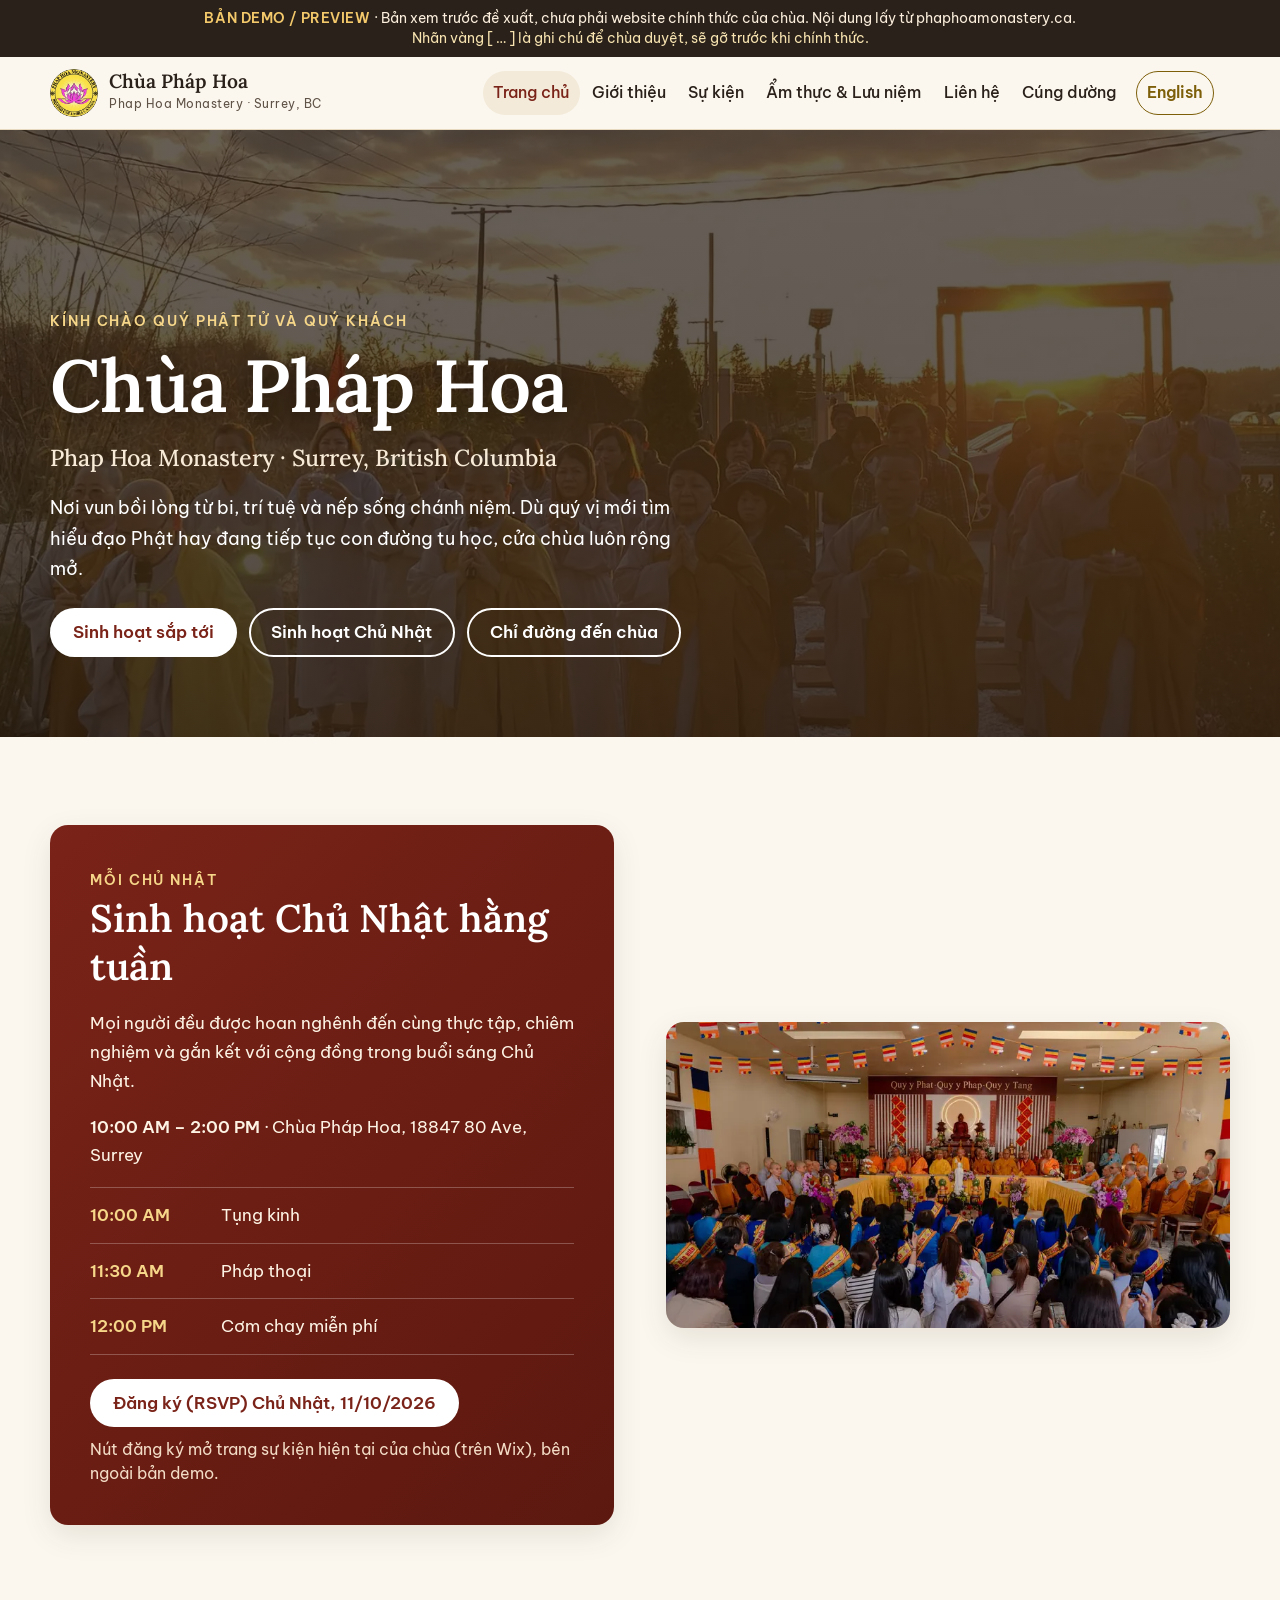
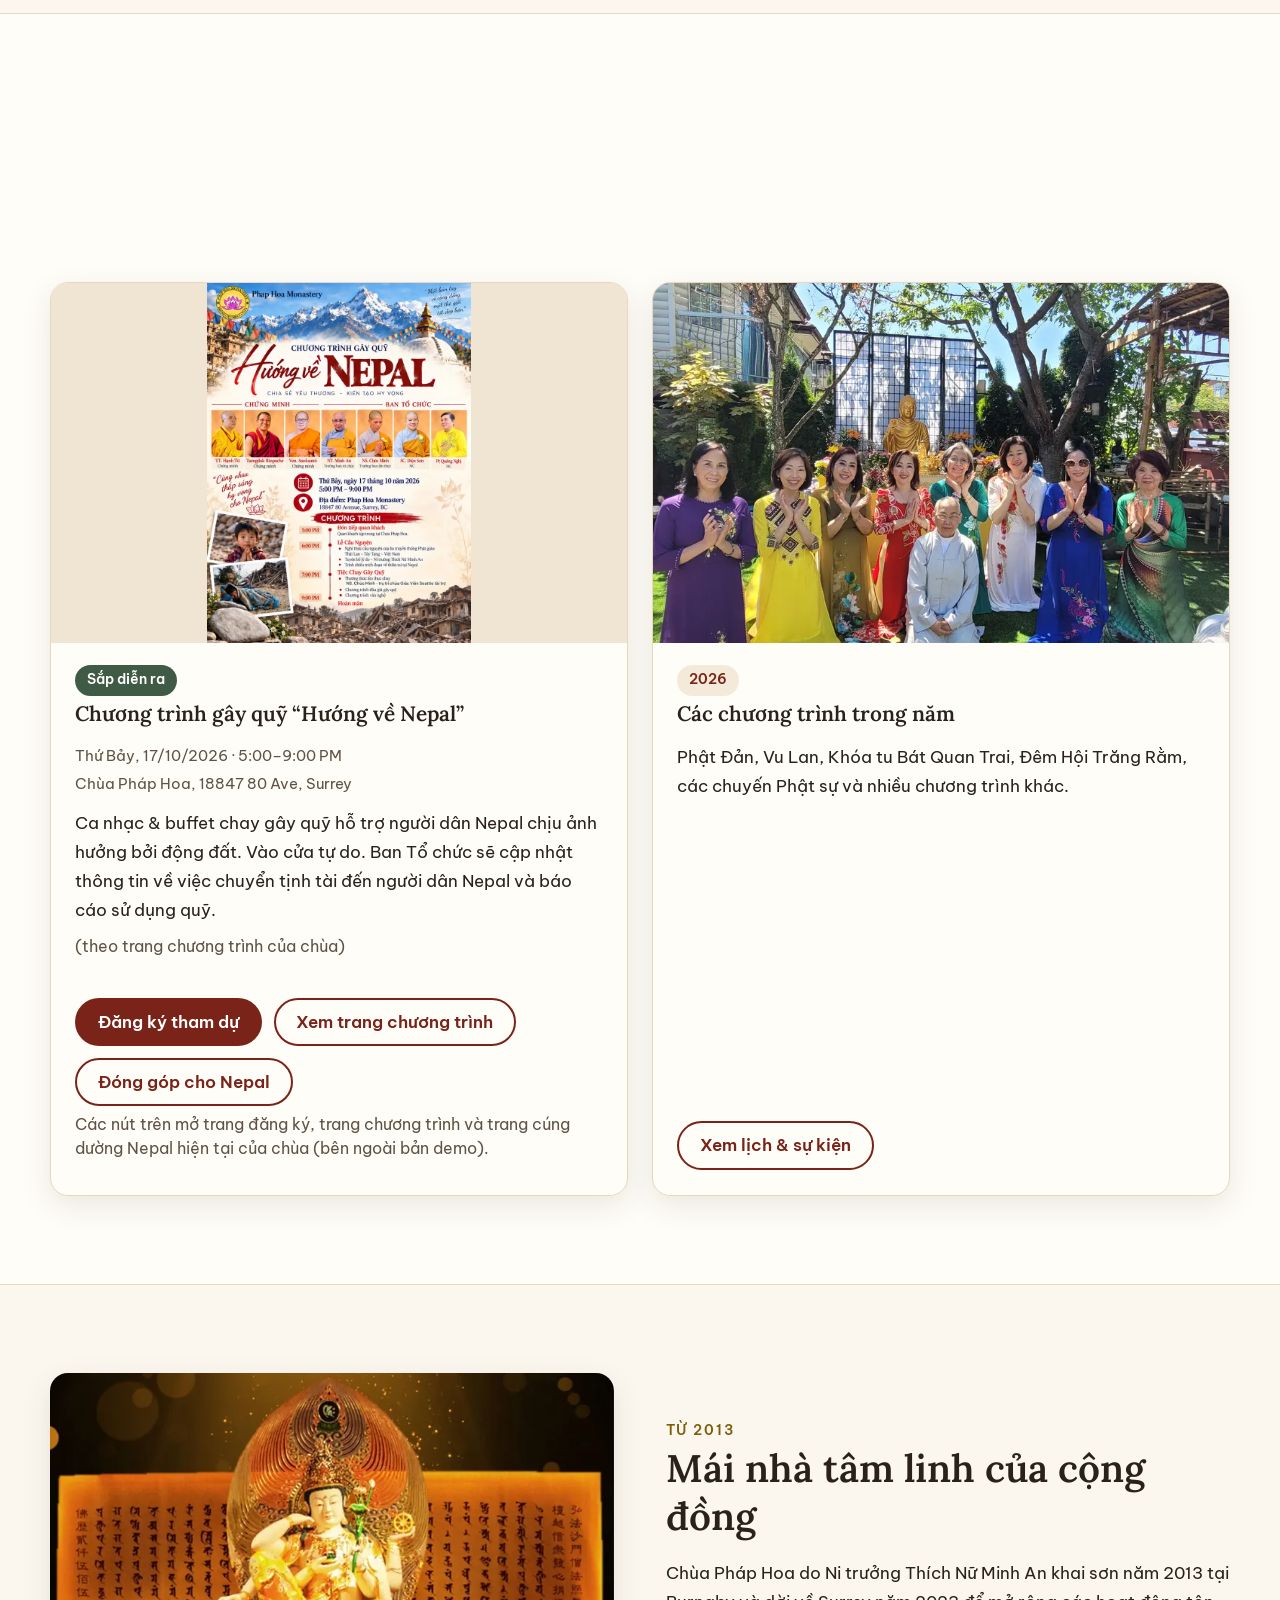
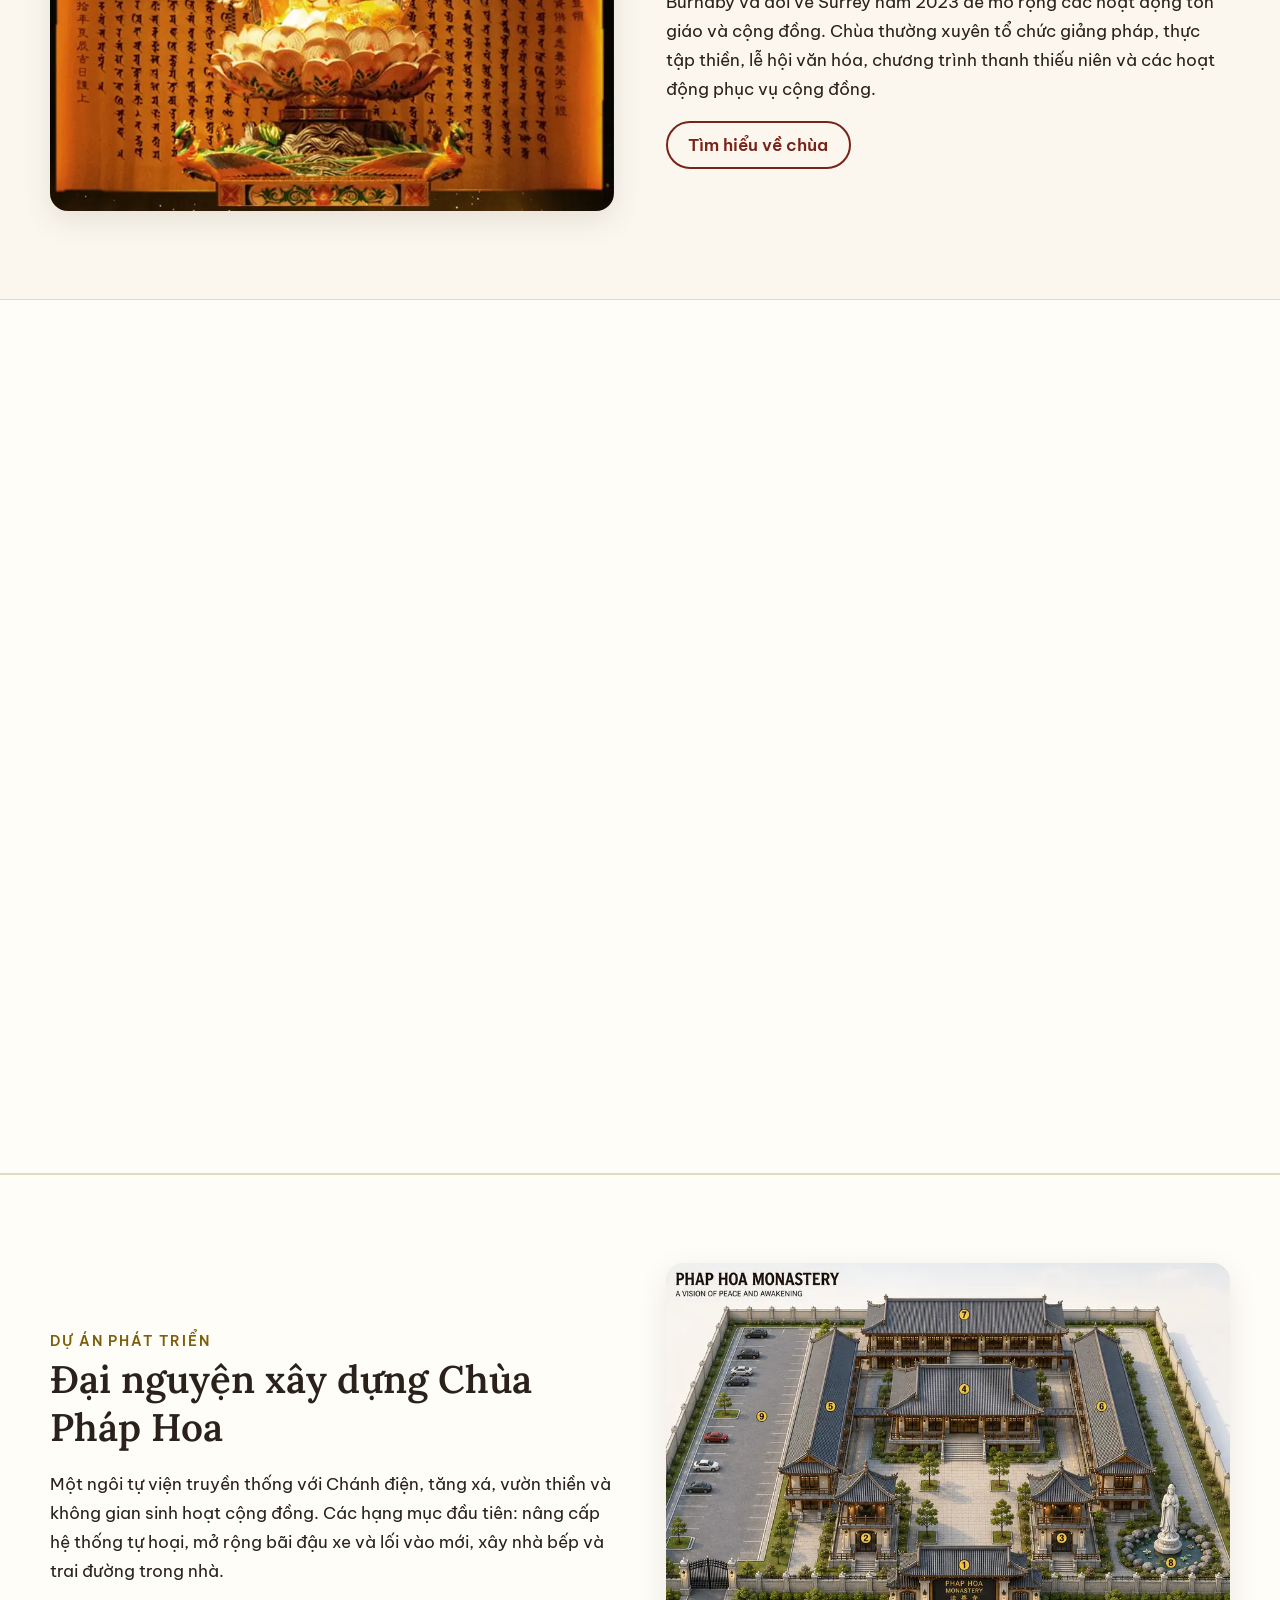
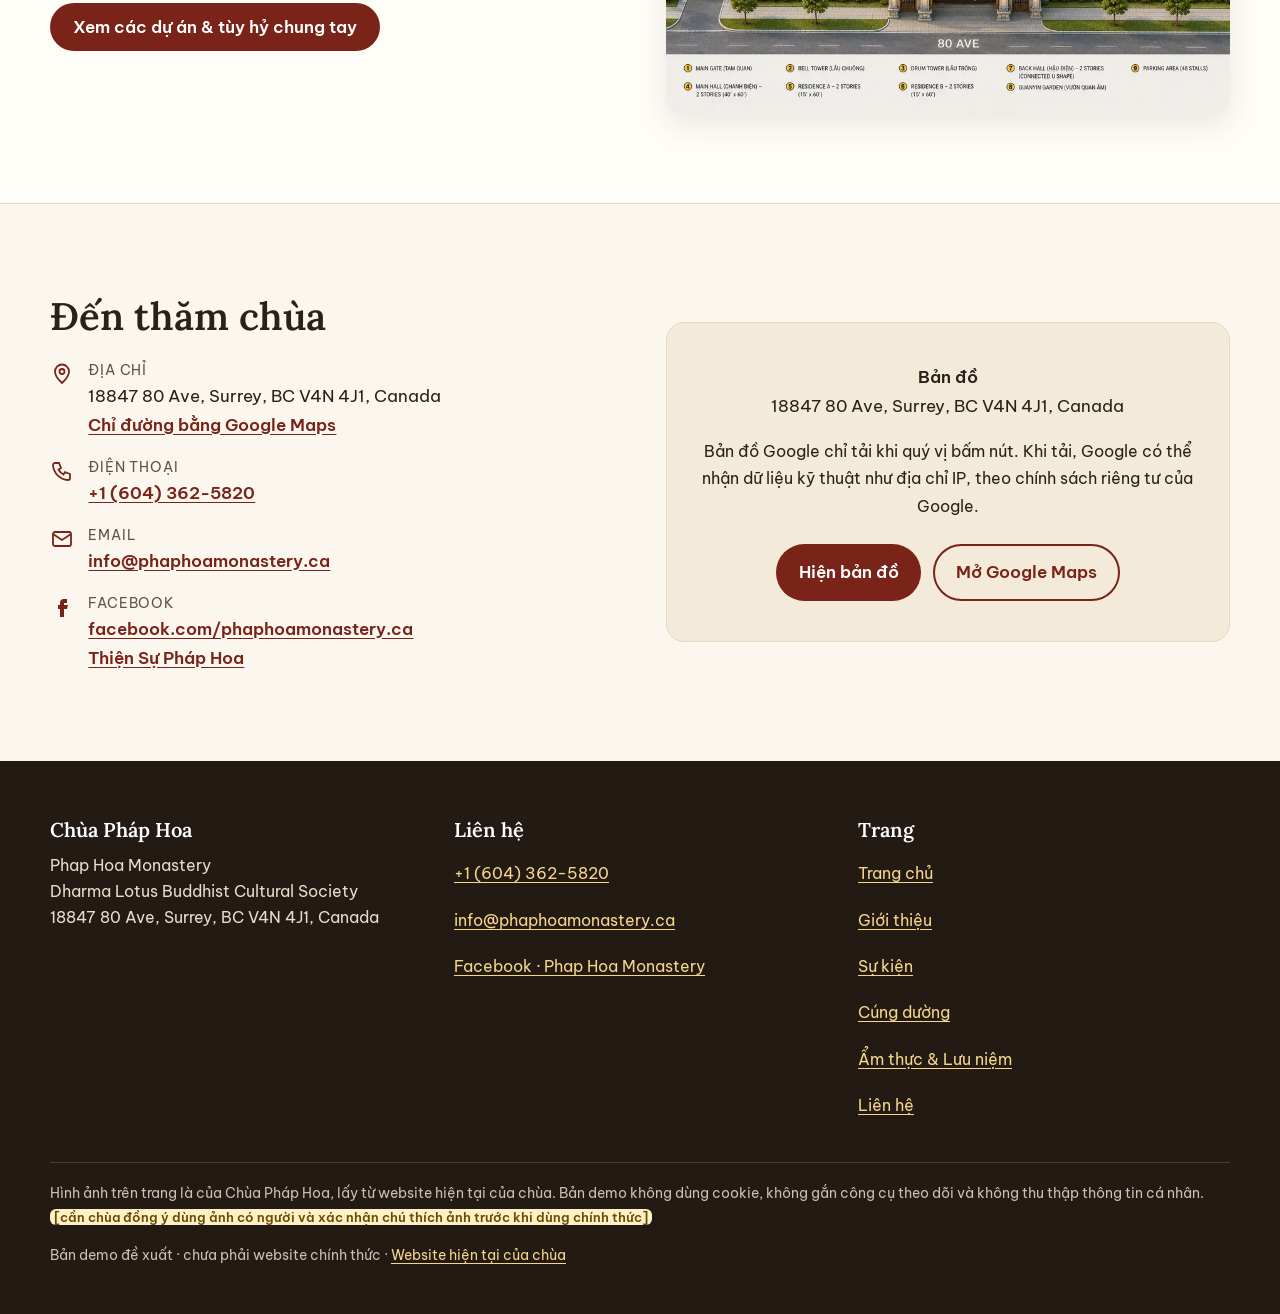
<file: index.html>
<!doctype html>
<html lang="vi" class="no-js">
<head>
<meta charset="utf-8">
<meta name="viewport" content="width=device-width, initial-scale=1">
<script>document.documentElement.className="js"</script>
<meta name="robots" content="noindex, nofollow, noarchive">
<title>Chùa Pháp Hoa · Phap Hoa Monastery – Surrey, BC (bản demo)</title>
<meta name="description" content="Chùa Pháp Hoa (Phap Hoa Monastery) tại Surrey, BC: sinh hoạt Chủ Nhật, sự kiện, cúng dường và liên hệ.">
<meta property="og:type" content="website">
<meta property="og:title" content="Chùa Pháp Hoa · Phap Hoa Monastery – Surrey, BC (bản demo)">
<meta property="og:description" content="Chùa Pháp Hoa (Phap Hoa Monastery) tại Surrey, BC: sinh hoạt Chủ Nhật, sự kiện, cúng dường và liên hệ.">
<meta property="og:image" content="https://bepnhobencha-rgb.github.io/phap-hoa-demo/assets/img/og-image.jpg">
<meta property="og:image:width" content="1200"><meta property="og:image:height" content="630">
<meta property="og:locale" content="vi_VN">
<link rel="canonical" href="https://bepnhobencha-rgb.github.io/phap-hoa-demo/">
<link rel="alternate" hreflang="vi" href="https://bepnhobencha-rgb.github.io/phap-hoa-demo/">
<link rel="alternate" hreflang="en" href="https://bepnhobencha-rgb.github.io/phap-hoa-demo/en/">
<meta property="og:url" content="https://bepnhobencha-rgb.github.io/phap-hoa-demo/">
<meta name="theme-color" content="#7a2318">
<link rel="icon" href="assets/img/favicon-32.png" sizes="32x32">
<link rel="apple-touch-icon" href="assets/img/apple-touch-icon.png">
<link rel="preload" href="assets/fonts/BeVietnamPro-400-vietnamese.woff2" as="font" type="font/woff2" crossorigin>
<link rel="preload" href="assets/fonts/Lora-500-vietnamese.woff2" as="font" type="font/woff2" crossorigin>
<link rel="preload" href="assets/fonts/Lora-500-latin.woff2" as="font" type="font/woff2" crossorigin>
<link rel="stylesheet" href="assets/fonts/fonts.css">
<link rel="stylesheet" href="assets/css/style.css">
<script src="assets/js/main.js" defer></script>
</head>
<body>
<a class="skip" href="#main">Bỏ qua, đến nội dung chính</a>
<div class="demo-bar" role="note"><strong>BẢN DEMO / PREVIEW</strong> · Bản xem trước đề xuất, chưa phải website chính thức của chùa. Nội dung lấy từ phaphoamonastery.ca. <span class="demo-ph">Nhãn vàng [ … ] là ghi chú để chùa duyệt, sẽ gỡ trước khi chính thức.</span></div>
<header class="site-header">
 <div class="wrap head-in">
  <a class="brand" href="./">
   <img src="assets/img/logo-160.webp" width="48" height="48" alt="">
   <span><span class="brand-name">Chùa Pháp Hoa</span><span class="brand-sub">Phap Hoa Monastery · Surrey, BC</span></span>
  </a>
  <div class="head-act">
   <button class="menu-btn" type="button" aria-expanded="false" aria-controls="site-nav"><svg width="22" height="22" viewBox="0 0 24 24" fill="none" stroke="currentColor" stroke-width="2" aria-hidden="true"><path d="M4 7h16M4 12h16M4 17h16"/></svg><span>Menu</span></button>
  </div>
  <nav id="site-nav" class="nav" aria-label="Điều hướng chính">
   <ul><li><a href="./" aria-current="page">Trang chủ</a></li><li><a href="gioi-thieu/">Giới thiệu</a></li><li><a href="su-kien/">Sự kiện</a></li><li><a href="am-thuc-luu-niem/">Ẩm thực & Lưu niệm</a></li><li><a href="lien-he/">Liên hệ</a></li><li class=nav-donate><a href="cung-duong/">Cúng dường</a></li></ul>
   <a class="lang" href="en/" hreflang="en" lang="en">English</a>
  </nav>
 </div>
</header>
<main id="main">
<section class="hero" aria-labelledby="hero-title" style="padding:0">
 <img src="assets/img/hero-chu-nhat-1600.webp" srcset="assets/img/hero-chu-nhat-800.webp 800w, assets/img/hero-chu-nhat-1600.webp 1600w" sizes="100vw" alt="Chư Tăng Ni và Phật tử Chùa Pháp Hoa trong buổi lễ ngoài trời lúc bình minh" width="1600" height="1200" fetchpriority="high" class="hero-img">
 <div class="wrap hero-in">
  <span class="eyebrow">Kính chào quý Phật tử và quý khách</span>
  <h1 id="hero-title">Chùa Pháp Hoa</h1>
  <p class="sub">Phap Hoa Monastery · Surrey, British Columbia</p>
  <p class="lead">Nơi vun bồi lòng từ bi, trí tuệ và nếp sống chánh niệm. Dù quý vị mới tìm hiểu đạo Phật hay đang tiếp tục con đường tu học, cửa chùa luôn rộng mở.</p>
  <div class="btns">
   <a class="btn btn-light" href="su-kien/">Sinh hoạt sắp tới</a>
   <a class="btn btn-ghost" href="#chu-nhat">Sinh hoạt Chủ Nhật</a>
   <a href="https://www.google.com/maps/search/?api=1&query=18847+80+Ave+Surrey+BC+V4N+4J1" class="btn btn-ghost" target="_blank" rel="noopener noreferrer">Chỉ đường đến chùa<span class="visually-hidden"> (mở tab mới / opens in new tab)</span></a>
  </div>
 </div>
</section><section id="chu-nhat" aria-label="Sinh hoạt Chủ Nhật">
 <div class="wrap split">
  <div class="sunday">
 <span class="eyebrow">Mỗi Chủ Nhật</span>
 <h2>Sinh hoạt Chủ Nhật hằng tuần</h2>
 <p>Mọi người đều được hoan nghênh đến cùng thực tập, chiêm nghiệm và gắn kết với cộng đồng trong buổi sáng Chủ Nhật.</p>
 <p><strong>10:00 AM – 2:00 PM</strong> · Chùa Pháp Hoa, 18847 80 Ave, Surrey</p>
 <ul class="sched"><li><span class="t">10:00 AM</span><span>Tụng kinh</span></li><li><span class="t">11:30 AM</span><span>Pháp thoại</span></li><li><span class="t">12:00 PM</span><span>Cơm chay miễn phí</span></li></ul>
 <div class="btns"><a class="btn btn-light" href="https://www.phaphoamonastery.ca/event-details/weekly-sunday-service-2026-10-11-10-00" target="_blank" rel="noopener noreferrer">Đăng ký (RSVP) Chủ Nhật, 11/10/2026<span class="visually-hidden"> (mở tab mới / opens in new tab)</span></a></div>
 <p class="small-note">Nút đăng ký mở trang sự kiện hiện tại của chùa (trên Wix), bên ngoài bản demo.</p>
</div>
  <figure class="photo"><img src="assets/img/vu-lan-chanh-dien-1400.webp" srcset="assets/img/vu-lan-chanh-dien-800.webp 800w, assets/img/vu-lan-chanh-dien-1400.webp 1400w" sizes="(min-width: 900px) 50vw, 100vw" alt="Chánh điện Chùa Pháp Hoa đông kín Phật tử trong Đại Lễ Vu Lan" width="1400" height="759" loading="lazy" decoding="async"></figure>
 </div>
</section><section class="sec-alt" aria-labelledby="ev-title">
 <div class="wrap">
  <div class="sec-title reveal"><svg class="lotus" viewBox="0 0 64 32" fill="none" stroke="currentColor" stroke-width="1.6" aria-hidden="true"><path d="M32 4c5 6 5 14 0 22-5-8-5-16 0-22z"/><path d="M32 26c-6-2-12-7-14-14 7 0 12 5 14 14zM32 26c6-2 12-7 14-14-7 0-12 5-14 14z"/><path d="M32 26c-8 1-16-1-22-6 8-3 16 0 22 6zM32 26c8 1 16-1 22-6-8-3-16 0-22 6z"/><path d="M8 29h48"/></svg><h2 id="ev-title">Sự kiện sắp tới</h2><p>Kính mời quý Phật tử, quý đồng hương cùng gia đình và thân hữu đến tham dự.</p></div>
  <div class="grid g2">
   <article class="card">
 <div class="thumb poster"><img src="assets/img/poster-nepal-1200.webp" srcset="assets/img/poster-nepal-700.webp 700w, assets/img/poster-nepal-1200.webp 1200w" sizes="(min-width: 900px) 50vw, 100vw" alt="Poster chương trình Hướng về Nepal" loading="lazy" decoding="async"></div>
 <div class="card-body">
  <span class="date-chip tag-up">Sắp diễn ra</span>
  <h3>Chương trình gây quỹ “Hướng về Nepal”</h3>
  <div class="meta"><span>Thứ Bảy, 17/10/2026 · 5:00–9:00 PM</span><span>Chùa Pháp Hoa, 18847 80 Ave, Surrey</span></div>
  <p>Ca nhạc &amp; buffet chay gây quỹ hỗ trợ người dân Nepal chịu ảnh hưởng bởi động đất. Vào cửa tự do. Ban Tổ chức sẽ cập nhật thông tin về việc chuyển tịnh tài đến người dân Nepal và báo cáo sử dụng quỹ. <span class="small-note">(theo trang chương trình của chùa)</span></p>
  <div class="btns">
   <a href="https://www.phaphoamonastery.ca/event-details/chuong-trinh-gay-quy-huong-ve-nepal/form" class="btn btn-primary" target="_blank" rel="noopener noreferrer">Đăng ký tham dự<span class="visually-hidden"> (mở tab mới / opens in new tab)</span></a>
   <a href="https://www.phaphoamonastery.ca/huong-ve-nepal" class="btn btn-ghost" target="_blank" rel="noopener noreferrer">Xem trang chương trình<span class="visually-hidden"> (mở tab mới / opens in new tab)</span></a>
   <a href="https://www.phaphoamonastery.ca/cung-duong-nepal" class="btn btn-ghost" target="_blank" rel="noopener noreferrer">Đóng góp cho Nepal<span class="visually-hidden"> (mở tab mới / opens in new tab)</span></a>
  </div>
  <p class="small-note">Các nút trên mở trang đăng ký, trang chương trình và trang cúng dường Nepal hiện tại của chùa (bên ngoài bản demo).</p>
 </div>
</article>
   <article class="card">
    <div class="thumb"><img src="assets/img/phat-dan-800.webp" srcset="assets/img/phat-dan-800.webp 800w" sizes="(min-width: 900px) 50vw, 100vw" alt="Phật tử mừng Lễ Phật Đản tại vườn chùa" loading="lazy" decoding="async"></div>
    <div class="card-body">
     <span class="date-chip">2026</span>
     <h3>Các chương trình trong năm</h3>
     <p>Phật Đản, Vu Lan, Khóa tu Bát Quan Trai, Đêm Hội Trăng Rằm, các chuyến Phật sự và nhiều chương trình khác.</p>
     <a class="btn btn-ghost" href="su-kien/">Xem lịch &amp; sự kiện</a>
    </div>
   </article>
  </div>
 </div>
</section><section aria-labelledby="ab-title">
 <div class="wrap split rev">
  <div>
   <span class="eyebrow">Từ 2013</span>
   <h2 id="ab-title">Mái nhà tâm linh của cộng đồng</h2>
   <p>Chùa Pháp Hoa do Ni trưởng Thích Nữ Minh An khai sơn năm 2013 tại Burnaby và dời về Surrey năm 2023 để mở rộng các hoạt động tôn giáo và cộng đồng. Chùa thường xuyên tổ chức giảng pháp, thực tập thiền, lễ hội văn hóa, chương trình thanh thiếu niên và các hoạt động phục vụ cộng đồng.</p>
   <a class="btn btn-ghost" href="gioi-thieu/">Tìm hiểu về chùa</a>
  </div>
  <figure class="photo"><img src="assets/img/quan-am-1160.webp" srcset="assets/img/quan-am-800.webp 800w, assets/img/quan-am-1160.webp 1160w" sizes="(min-width: 900px) 50vw, 100vw" alt="Tôn tượng Đức Bồ Tát Quán Thế Âm tại Chùa Pháp Hoa" width="1160" height="901" loading="lazy" decoding="async"></figure>
 </div>
</section><section class="give-home" aria-labelledby="gh-title">
 <div class="wrap give-home-in">
  <div class="give-home-text reveal">
   <span class="eyebrow">Hộ trì Tam Bảo</span>
   <h2 id="gh-title">Tùy hỷ hộ trì chùa</h2>
   <p>Mỗi Chủ Nhật, chùa dọn cơm chay miễn phí — trong một nhà bếp còn ở ngoài trời.</p>
   <p>Từ ngày khai sơn tại Burnaby năm 2013 đến khi về Surrey năm 2023, Chùa Pháp Hoa là nơi nương tựa tâm linh của nhiều Phật tử. Mỗi Chủ Nhật, chùa vẫn chuẩn bị cơm chay miễn phí cho mọi người, nhưng khu bếp và nơi dùng cơm còn ở ngoài trời, nhiều khó khăn cho quý Phật tử công quả và khách thập phương, nhất là mùa lạnh và với người cao tuổi.</p>
   <p>Khi số người dự lễ ngày càng đông, chùa cần nâng cấp hệ thống tự hoại — bước nền để tiến tới bãi đậu xe, lối vào mới và nhà bếp, trai đường trong nhà.</p>
   <ul class="facts">
    <li><strong>2013</strong><span>khai sơn tại Burnaby</span></li>
    <li><strong>Mỗi Chủ Nhật</strong><span>cơm chay miễn phí</span></li>
    <li><strong>$150,000</strong><span>mục tiêu nâng cấp tự hoại</span></li>
   </ul>
   <div class="btns">
    <a class="btn btn-ghost" href="cung-duong/#hang-thang">Hộ trì hằng tháng</a>
    <a class="btn btn-ghost" href="cung-duong/#cach">Các cách cúng dường</a>
   </div>
   <div class="trust trust-dark"><svg viewBox="0 0 24 24" fill="none" stroke="currentColor" stroke-width="1.8" aria-hidden="true"><path d="M12 3 4 6v6c0 4.5 3.4 8.3 8 9 4.6-.7 8-4.5 8-9V6l-8-3z"/><path d="m8.5 12 2.5 2.5 4.5-5"/></svg><div><strong>Tổ chức từ thiện đăng ký tại Canada</strong>
<span>Dharma Lotus Buddhist Cultural Society · số đăng ký CRA 776344152 RR 0001</span>
<span class="trust-sub"><a href="https://apps.cra-arc.gc.ca/ebci/hacc/srch/pub/dtldBscSrch?q.srchNmFltr=Dharma%20Lotus" target="_blank" rel="noopener noreferrer">Xem trên danh sách của CRA<span class="visually-hidden"> (mở tab mới / opens in new tab)</span></a> · đã kiểm tra ngày 8 tháng 10, 2026</span></div></div>
  </div>
  <figure class="give-home-photo reveal"><img src="assets/img/vu-lan-chanh-dien-1400.webp" srcset="assets/img/vu-lan-chanh-dien-800.webp 800w, assets/img/vu-lan-chanh-dien-1400.webp 1400w" sizes="(min-width: 960px) 46vw, 100vw" alt="Chánh điện Chùa Pháp Hoa đông kín Phật tử trong Đại Lễ Vu Lan" width="1400" height="759" loading="lazy" decoding="async">
   <figcaption>Chánh điện trong Đại Lễ Vu Lan 2026</figcaption></figure>
 </div>
</section><section class="sec-alt" aria-labelledby="mp-title">
 <div class="wrap split">
  <div>
   <span class="eyebrow">Dự án phát triển</span>
   <h2 id="mp-title">Đại nguyện xây dựng Chùa Pháp Hoa</h2>
   <p>Một ngôi tự viện truyền thống với Chánh điện, tăng xá, vườn thiền và không gian sinh hoạt cộng đồng. Các hạng mục đầu tiên: nâng cấp hệ thống tự hoại, mở rộng bãi đậu xe và lối vào mới, xây nhà bếp và trai đường trong nhà.</p>
   <a class="btn btn-primary" href="cung-duong/#du-an">Xem các dự án &amp; tùy hỷ chung tay</a>
  </div>
  <figure class="photo"><img src="assets/img/master-plan-1402.webp" srcset="assets/img/master-plan-900.webp 900w, assets/img/master-plan-1402.webp 1402w" sizes="(min-width: 900px) 50vw, 100vw" alt="Phối cảnh quy hoạch tổng thể Chùa Pháp Hoa" width="1402" height="1122" loading="lazy" decoding="async"></figure>
 </div>
</section><section aria-labelledby="ct-title">
 <div class="wrap split">
  <div>
   <h2 id="ct-title">Đến thăm chùa</h2>
   <ul class="info">
 <li><svg viewBox="0 0 24 24" fill="none" stroke="currentColor" stroke-width="1.8" aria-hidden="true"><path d="M12 21s-7-6.2-7-11.5A7 7 0 0 1 19 9.5C19 14.8 12 21 12 21z"/><circle cx="12" cy="9.5" r="2.5"/></svg><span><span class="lbl">Địa chỉ</span>18847 80 Ave, Surrey, BC V4N 4J1, Canada<br><a href="https://www.google.com/maps/search/?api=1&query=18847+80+Ave+Surrey+BC+V4N+4J1" target="_blank" rel="noopener noreferrer">Chỉ đường bằng Google Maps<span class="visually-hidden"> (mở tab mới / opens in new tab)</span></a></span></li>
 <li><svg viewBox="0 0 24 24" fill="none" stroke="currentColor" stroke-width="1.8" aria-hidden="true"><path d="M5 4h4l2 5-2.5 1.5a11 11 0 0 0 5 5L15 13l5 2v4a2 2 0 0 1-2 2A16 16 0 0 1 3 6a2 2 0 0 1 2-2z"/></svg><span><span class="lbl">Điện thoại</span><a href="tel:+16043625820">+1 (604) 362-5820</a></span></li>
 <li><svg viewBox="0 0 24 24" fill="none" stroke="currentColor" stroke-width="1.8" aria-hidden="true"><rect x="3" y="5" width="18" height="14" rx="2"/><path d="m3 7 9 6 9-6"/></svg><span><span class="lbl">Email</span><a href="mailto:info@phaphoamonastery.ca">info@phaphoamonastery.ca</a></span></li>
 <li><svg viewBox="0 0 24 24" fill="currentColor" aria-hidden="true"><path d="M14 8h3V4h-3a4 4 0 0 0-4 4v2H8v4h2v8h4v-8h3l1-4h-4V8z"/></svg><span><span class="lbl">Facebook</span><a href="https://www.facebook.com/phaphoamonastery.ca" target="_blank" rel="noopener noreferrer">facebook.com/phaphoamonastery.ca<span class="visually-hidden"> (mở tab mới / opens in new tab)</span></a><br><a href="https://www.facebook.com/thiensuphaphoa" target="_blank" rel="noopener noreferrer">Thiện Sự Pháp Hoa<span class="visually-hidden"> (mở tab mới / opens in new tab)</span></a></span></li>
</ul>
  </div>
  <div class="map"><div><p><strong>Bản đồ</strong><br>18847 80 Ave, Surrey, BC V4N 4J1, Canada</p><p style="font-size:1rem">Bản đồ Google chỉ tải khi quý vị bấm nút. Khi tải, Google có thể nhận dữ liệu kỹ thuật như địa chỉ IP, theo chính sách riêng tư của Google.</p>
 <div class="btns" style="justify-content:center"><button type="button" class="btn btn-primary" data-map-load="https://www.google.com/maps?q=18847+80+Ave,+Surrey,+BC+V4N+4J1&output=embed" data-map-title="Bản đồ Google: Chùa Pháp Hoa">Hiện bản đồ</button><a href="https://www.google.com/maps/search/?api=1&query=18847+80+Ave+Surrey+BC+V4N+4J1" class="btn btn-ghost" target="_blank" rel="noopener noreferrer">Mở Google Maps<span class="visually-hidden"> (mở tab mới / opens in new tab)</span></a></div></div></div>
 </div>
</section>
</main>
<footer class="site-footer">
 <div class="wrap">
  <div class="foot-grid">
   <div>
    <h2>Chùa Pháp Hoa</h2>
    <p>Phap Hoa Monastery<br>Dharma Lotus Buddhist Cultural Society<br>18847 80 Ave, Surrey, BC V4N 4J1, Canada</p>
   </div>
   <div>
    <h2>Liên hệ</h2>
    <ul>
     <li><a href="tel:+16043625820">+1 (604) 362-5820</a></li>
     <li><a href="mailto:info@phaphoamonastery.ca">info@phaphoamonastery.ca</a></li>
     <li><a href="https://www.facebook.com/phaphoamonastery.ca" target="_blank" rel="noopener noreferrer">Facebook · Phap Hoa Monastery<span class="visually-hidden"> (mở tab mới / opens in new tab)</span></a></li>
    </ul>
   </div>
   <div>
    <h2>Trang</h2>
    <ul><li><a href="./">Trang chủ</a></li><li><a href="gioi-thieu/">Giới thiệu</a></li><li><a href="su-kien/">Sự kiện</a></li><li><a href="cung-duong/">Cúng dường</a></li><li><a href="am-thuc-luu-niem/">Ẩm thực & Lưu niệm</a></li><li><a href="lien-he/">Liên hệ</a></li></ul>
   </div>
  </div>
  <div class="foot-bottom">
   <p>Hình ảnh trên trang là của Chùa Pháp Hoa, lấy từ website hiện tại của chùa. Bản demo không dùng cookie, không gắn công cụ theo dõi và không thu thập thông tin cá nhân. <span class="ph">[cần chùa đồng ý dùng ảnh có người và xác nhận chú thích ảnh trước khi dùng chính thức]</span></p>
   <p>Bản demo đề xuất · chưa phải website chính thức · <a href="https://www.phaphoamonastery.ca/" target="_blank" rel="noopener noreferrer">Website hiện tại của chùa<span class="visually-hidden"> (mở tab mới / opens in new tab)</span></a></p>
  </div>
 </div>
</footer>
</body>
</html>
</file>
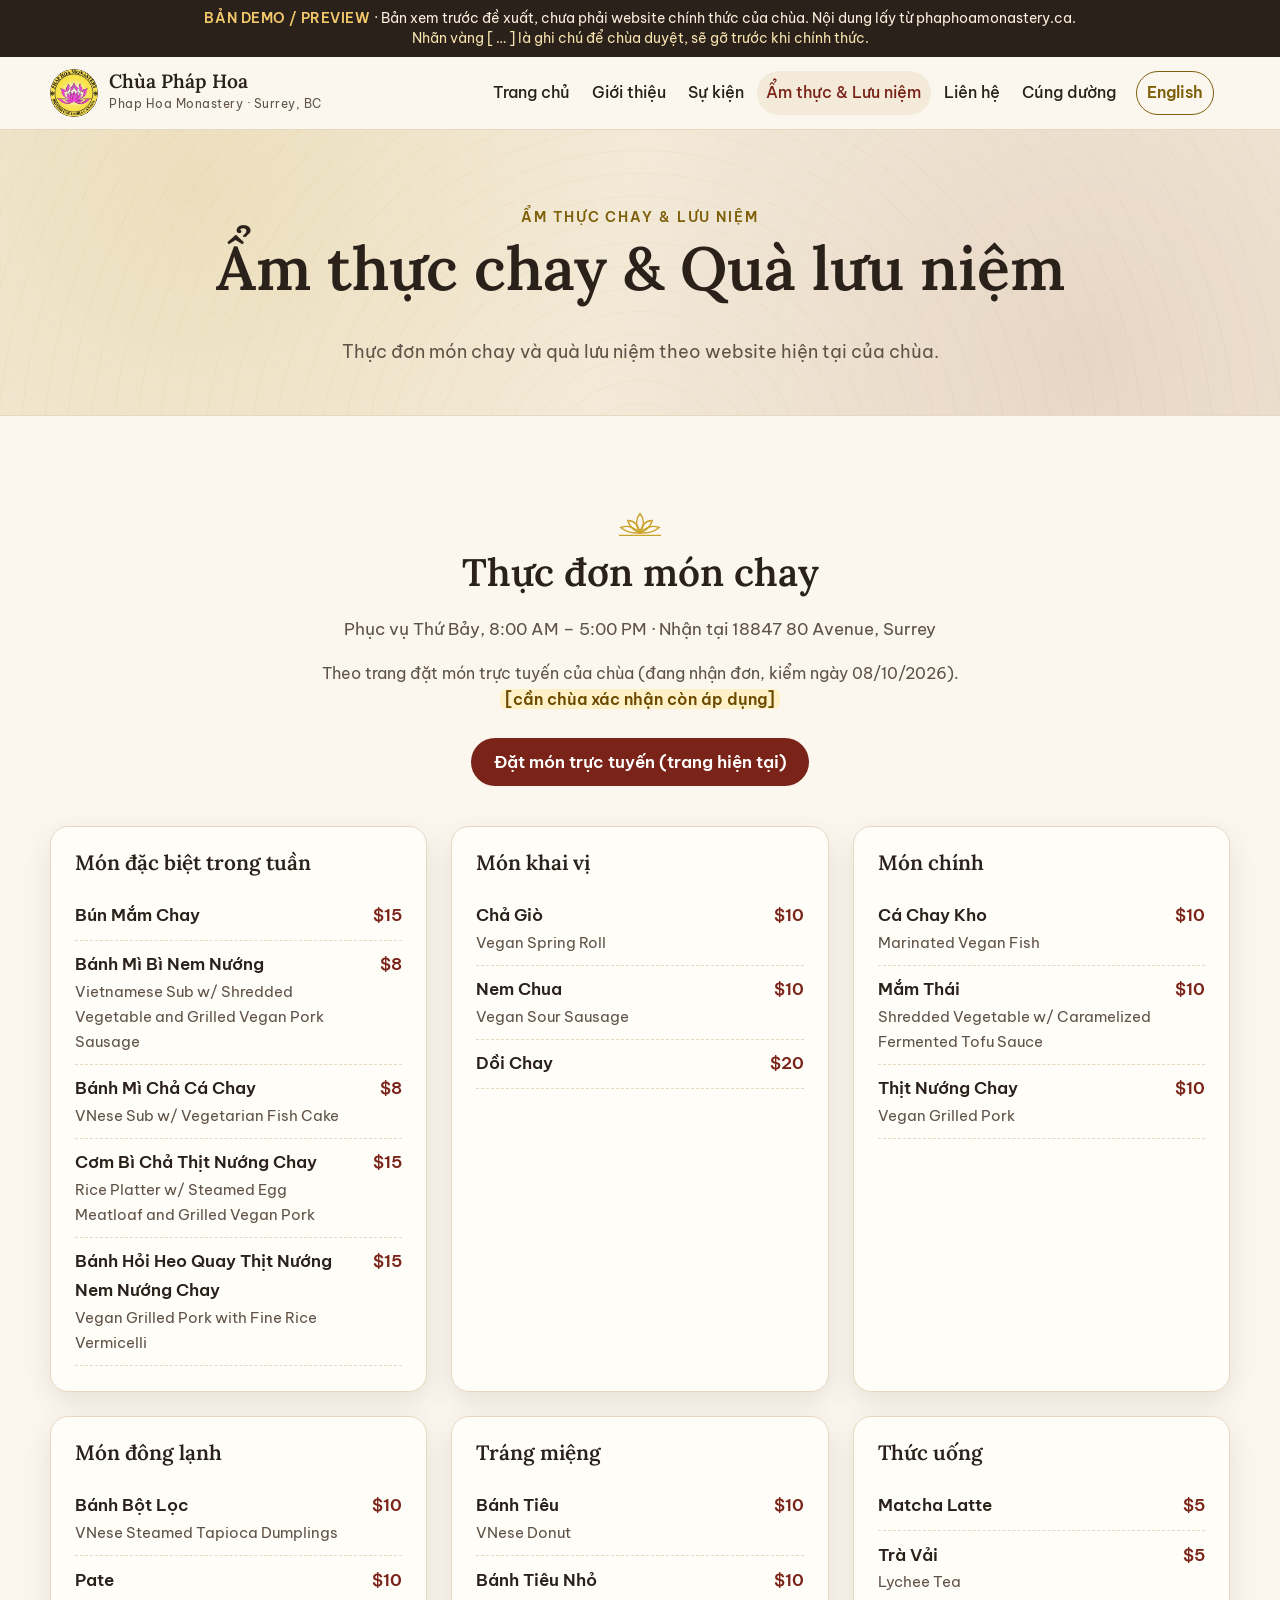
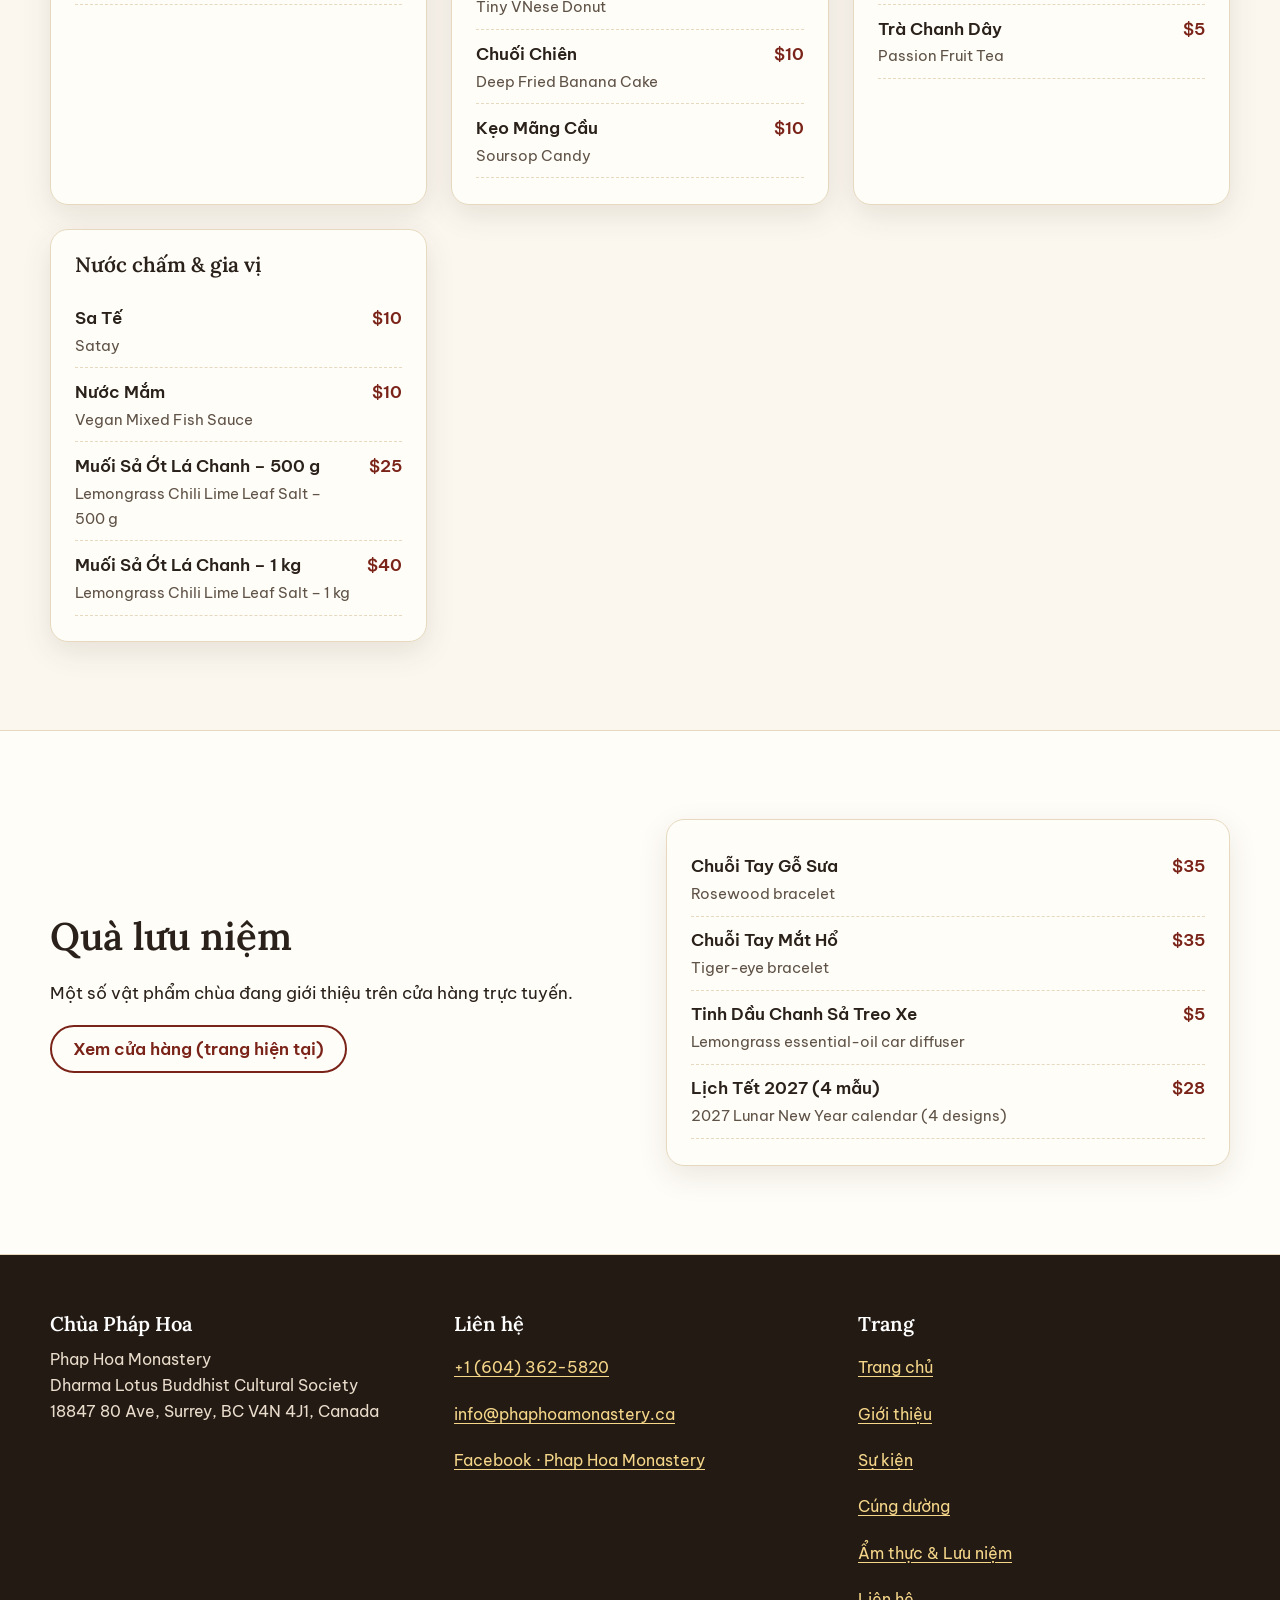
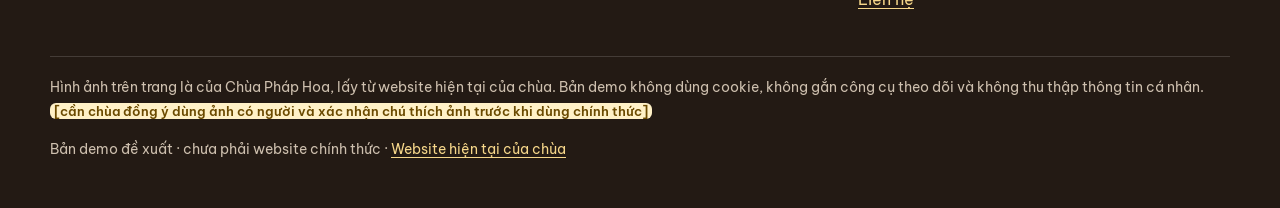
<file: am-thuc-luu-niem/index.html>
<!doctype html>
<html lang="vi" class="no-js">
<head>
<meta charset="utf-8">
<meta name="viewport" content="width=device-width, initial-scale=1">
<script>document.documentElement.className="js"</script>
<meta name="robots" content="noindex, nofollow, noarchive">
<title>Ẩm thực &amp; Lưu niệm · Chùa Pháp Hoa (demo)</title>
<meta name="description" content="Thực đơn món chay và quà lưu niệm của Chùa Pháp Hoa, Surrey, BC.">
<meta property="og:type" content="website">
<meta property="og:title" content="Ẩm thực &amp; Lưu niệm · Chùa Pháp Hoa (demo)">
<meta property="og:description" content="Thực đơn món chay và quà lưu niệm của Chùa Pháp Hoa, Surrey, BC.">
<meta property="og:image" content="https://bepnhobencha-rgb.github.io/phap-hoa-demo/assets/img/og-image.jpg">
<meta property="og:image:width" content="1200"><meta property="og:image:height" content="630">
<meta property="og:locale" content="vi_VN">
<link rel="canonical" href="https://bepnhobencha-rgb.github.io/phap-hoa-demo/am-thuc-luu-niem/">
<link rel="alternate" hreflang="vi" href="https://bepnhobencha-rgb.github.io/phap-hoa-demo/am-thuc-luu-niem/">
<link rel="alternate" hreflang="en" href="https://bepnhobencha-rgb.github.io/phap-hoa-demo/en/food-souvenirs/">
<meta property="og:url" content="https://bepnhobencha-rgb.github.io/phap-hoa-demo/am-thuc-luu-niem/">
<meta name="theme-color" content="#7a2318">
<link rel="icon" href="../assets/img/favicon-32.png" sizes="32x32">
<link rel="apple-touch-icon" href="../assets/img/apple-touch-icon.png">
<link rel="preload" href="../assets/fonts/BeVietnamPro-400-vietnamese.woff2" as="font" type="font/woff2" crossorigin>
<link rel="preload" href="../assets/fonts/Lora-500-vietnamese.woff2" as="font" type="font/woff2" crossorigin>
<link rel="preload" href="../assets/fonts/Lora-500-latin.woff2" as="font" type="font/woff2" crossorigin>
<link rel="stylesheet" href="../assets/fonts/fonts.css">
<link rel="stylesheet" href="../assets/css/style.css">
<script src="../assets/js/main.js" defer></script>
</head>
<body>
<a class="skip" href="#main">Bỏ qua, đến nội dung chính</a>
<div class="demo-bar" role="note"><strong>BẢN DEMO / PREVIEW</strong> · Bản xem trước đề xuất, chưa phải website chính thức của chùa. Nội dung lấy từ phaphoamonastery.ca. <span class="demo-ph">Nhãn vàng [ … ] là ghi chú để chùa duyệt, sẽ gỡ trước khi chính thức.</span></div>
<header class="site-header">
 <div class="wrap head-in">
  <a class="brand" href="../">
   <img src="../assets/img/logo-160.webp" width="48" height="48" alt="">
   <span><span class="brand-name">Chùa Pháp Hoa</span><span class="brand-sub">Phap Hoa Monastery · Surrey, BC</span></span>
  </a>
  <div class="head-act">
   <button class="menu-btn" type="button" aria-expanded="false" aria-controls="site-nav"><svg width="22" height="22" viewBox="0 0 24 24" fill="none" stroke="currentColor" stroke-width="2" aria-hidden="true"><path d="M4 7h16M4 12h16M4 17h16"/></svg><span>Menu</span></button>
  </div>
  <nav id="site-nav" class="nav" aria-label="Điều hướng chính">
   <ul><li><a href="../">Trang chủ</a></li><li><a href="../gioi-thieu/">Giới thiệu</a></li><li><a href="../su-kien/">Sự kiện</a></li><li><a href="../am-thuc-luu-niem/" aria-current="page">Ẩm thực & Lưu niệm</a></li><li><a href="../lien-he/">Liên hệ</a></li><li class=nav-donate><a href="../cung-duong/">Cúng dường</a></li></ul>
   <a class="lang" href="../en/food-souvenirs/" hreflang="en" lang="en">English</a>
  </nav>
 </div>
</header>
<main id="main">
<div class="page-head"><div class="wrap"><span class="eyebrow">Ẩm thực chay &amp; Lưu niệm</span><h1>Ẩm thực chay &amp; Quà lưu niệm</h1>
<p>Thực đơn món chay và quà lưu niệm theo website hiện tại của chùa.</p></div></div>
<section aria-labelledby="menu">
 <div class="wrap">
  <div class="sec-title"><svg class="lotus" viewBox="0 0 64 32" fill="none" stroke="currentColor" stroke-width="1.6" aria-hidden="true"><path d="M32 4c5 6 5 14 0 22-5-8-5-16 0-22z"/><path d="M32 26c-6-2-12-7-14-14 7 0 12 5 14 14zM32 26c6-2 12-7 14-14-7 0-12 5-14 14z"/><path d="M32 26c-8 1-16-1-22-6 8-3 16 0 22 6zM32 26c8 1 16-1 22-6-8-3-16 0-22 6z"/><path d="M8 29h48"/></svg><h2 id="menu">Thực đơn món chay</h2>
   <p>Phục vụ Thứ Bảy, 8:00 AM – 5:00 PM · Nhận tại 18847 80 Avenue, Surrey</p>
   <p><span class="small-note">Theo trang đặt món trực tuyến của chùa (đang nhận đơn, kiểm ngày 08/10/2026).</span> <span class="ph">[cần chùa xác nhận còn áp dụng]</span></p>
   <div class="btns" style="justify-content:center"><a href="https://www.phaphoamonastery.ca/vegetarianfood" class="btn btn-primary" target="_blank" rel="noopener noreferrer">Đặt món trực tuyến (trang hiện tại)<span class="visually-hidden"> (mở tab mới / opens in new tab)</span></a></div>
  </div>
  <div class="grid g3"><div class="card"><div class="card-body"><h3>Món đặc biệt trong tuần</h3><ul class="menu-list"><li><span><strong lang="vi">Bún Mắm Chay</strong></span><span class="p">$15</span></li><li><span><strong lang="vi">Bánh Mì Bì Nem Nướng</strong><span class=en lang=en>Vietnamese Sub w/ Shredded Vegetable and Grilled Vegan Pork Sausage</span></span><span class="p">$8</span></li><li><span><strong lang="vi">Bánh Mì Chả Cá Chay</strong><span class=en lang=en>VNese Sub w/ Vegetarian Fish Cake</span></span><span class="p">$8</span></li><li><span><strong lang="vi">Cơm Bì Chả Thịt Nướng Chay</strong><span class=en lang=en>Rice Platter w/ Steamed Egg Meatloaf and Grilled Vegan Pork</span></span><span class="p">$15</span></li><li><span><strong lang="vi">Bánh Hỏi Heo Quay Thịt Nướng Nem Nướng Chay</strong><span class=en lang=en>Vegan Grilled Pork with Fine Rice Vermicelli</span></span><span class="p">$15</span></li></ul></div></div><div class="card"><div class="card-body"><h3>Món khai vị</h3><ul class="menu-list"><li><span><strong lang="vi">Chả Giò</strong><span class=en lang=en>Vegan Spring Roll</span></span><span class="p">$10</span></li><li><span><strong lang="vi">Nem Chua</strong><span class=en lang=en>Vegan Sour Sausage</span></span><span class="p">$10</span></li><li><span><strong lang="vi">Dồi Chay</strong></span><span class="p">$20</span></li></ul></div></div><div class="card"><div class="card-body"><h3>Món chính</h3><ul class="menu-list"><li><span><strong lang="vi">Cá Chay Kho</strong><span class=en lang=en>Marinated Vegan Fish</span></span><span class="p">$10</span></li><li><span><strong lang="vi">Mắm Thái</strong><span class=en lang=en>Shredded Vegetable w/ Caramelized Fermented Tofu Sauce</span></span><span class="p">$10</span></li><li><span><strong lang="vi">Thịt Nướng Chay</strong><span class=en lang=en>Vegan Grilled Pork</span></span><span class="p">$10</span></li></ul></div></div><div class="card"><div class="card-body"><h3>Món đông lạnh</h3><ul class="menu-list"><li><span><strong lang="vi">Bánh Bột Lọc</strong><span class=en lang=en>VNese Steamed Tapioca Dumplings</span></span><span class="p">$10</span></li><li><span><strong lang="vi">Pate</strong></span><span class="p">$10</span></li></ul></div></div><div class="card"><div class="card-body"><h3>Tráng miệng</h3><ul class="menu-list"><li><span><strong lang="vi">Bánh Tiêu</strong><span class=en lang=en>VNese Donut</span></span><span class="p">$10</span></li><li><span><strong lang="vi">Bánh Tiêu Nhỏ</strong><span class=en lang=en>Tiny VNese Donut</span></span><span class="p">$10</span></li><li><span><strong lang="vi">Chuối Chiên</strong><span class=en lang=en>Deep Fried Banana Cake</span></span><span class="p">$10</span></li><li><span><strong lang="vi">Kẹo Mãng Cầu</strong><span class=en lang=en>Soursop Candy</span></span><span class="p">$10</span></li></ul></div></div><div class="card"><div class="card-body"><h3>Thức uống</h3><ul class="menu-list"><li><span><strong lang="vi">Matcha Latte</strong></span><span class="p">$5</span></li><li><span><strong lang="vi">Trà Vải</strong><span class=en lang=en>Lychee Tea</span></span><span class="p">$5</span></li><li><span><strong lang="vi">Trà Chanh Dây</strong><span class=en lang=en>Passion Fruit Tea</span></span><span class="p">$5</span></li></ul></div></div><div class="card"><div class="card-body"><h3>Nước chấm & gia vị</h3><ul class="menu-list"><li><span><strong lang="vi">Sa Tế</strong><span class=en lang=en>Satay</span></span><span class="p">$10</span></li><li><span><strong lang="vi">Nước Mắm</strong><span class=en lang=en>Vegan Mixed Fish Sauce</span></span><span class="p">$10</span></li><li><span><strong lang="vi">Muối Sả Ớt Lá Chanh – 500 g</strong><span class=en lang=en>Lemongrass Chili Lime Leaf Salt – 500 g</span></span><span class="p">$25</span></li><li><span><strong lang="vi">Muối Sả Ớt Lá Chanh – 1 kg</strong><span class=en lang=en>Lemongrass Chili Lime Leaf Salt – 1 kg</span></span><span class="p">$40</span></li></ul></div></div></div>
 </div>
</section>
<section class="sec-alt" aria-labelledby="souv">
 <div class="wrap split">
  <div>
   <h2 id="souv">Quà lưu niệm</h2>
   <p>Một số vật phẩm chùa đang giới thiệu trên cửa hàng trực tuyến.</p>
   <a href="https://www.phaphoamonastery.ca/category/all-products" class="btn btn-ghost" target="_blank" rel="noopener noreferrer">Xem cửa hàng (trang hiện tại)<span class="visually-hidden"> (mở tab mới / opens in new tab)</span></a>
  </div>
  <div class="card"><div class="card-body"><ul class="menu-list"><li><span><strong lang="vi">Chuỗi Tay Gỗ Sưa</strong><span class="en" lang="en">Rosewood bracelet</span></span><span class="p">$35</span></li><li><span><strong lang="vi">Chuỗi Tay Mắt Hổ</strong><span class="en" lang="en">Tiger-eye bracelet</span></span><span class="p">$35</span></li><li><span><strong lang="vi">Tinh Dầu Chanh Sả Treo Xe</strong><span class="en" lang="en">Lemongrass essential-oil car diffuser</span></span><span class="p">$5</span></li><li><span><strong lang="vi">Lịch Tết 2027 (4 mẫu)</strong><span class="en" lang="en">2027 Lunar New Year calendar (4 designs)</span></span><span class="p">$28</span></li></ul></div></div>
 </div>
</section>
</main>
<footer class="site-footer">
 <div class="wrap">
  <div class="foot-grid">
   <div>
    <h2>Chùa Pháp Hoa</h2>
    <p>Phap Hoa Monastery<br>Dharma Lotus Buddhist Cultural Society<br>18847 80 Ave, Surrey, BC V4N 4J1, Canada</p>
   </div>
   <div>
    <h2>Liên hệ</h2>
    <ul>
     <li><a href="tel:+16043625820">+1 (604) 362-5820</a></li>
     <li><a href="mailto:info@phaphoamonastery.ca">info@phaphoamonastery.ca</a></li>
     <li><a href="https://www.facebook.com/phaphoamonastery.ca" target="_blank" rel="noopener noreferrer">Facebook · Phap Hoa Monastery<span class="visually-hidden"> (mở tab mới / opens in new tab)</span></a></li>
    </ul>
   </div>
   <div>
    <h2>Trang</h2>
    <ul><li><a href="../">Trang chủ</a></li><li><a href="../gioi-thieu/">Giới thiệu</a></li><li><a href="../su-kien/">Sự kiện</a></li><li><a href="../cung-duong/">Cúng dường</a></li><li><a href="../am-thuc-luu-niem/">Ẩm thực & Lưu niệm</a></li><li><a href="../lien-he/">Liên hệ</a></li></ul>
   </div>
  </div>
  <div class="foot-bottom">
   <p>Hình ảnh trên trang là của Chùa Pháp Hoa, lấy từ website hiện tại của chùa. Bản demo không dùng cookie, không gắn công cụ theo dõi và không thu thập thông tin cá nhân. <span class="ph">[cần chùa đồng ý dùng ảnh có người và xác nhận chú thích ảnh trước khi dùng chính thức]</span></p>
   <p>Bản demo đề xuất · chưa phải website chính thức · <a href="https://www.phaphoamonastery.ca/" target="_blank" rel="noopener noreferrer">Website hiện tại của chùa<span class="visually-hidden"> (mở tab mới / opens in new tab)</span></a></p>
  </div>
 </div>
</footer>
</body>
</html>
</file>
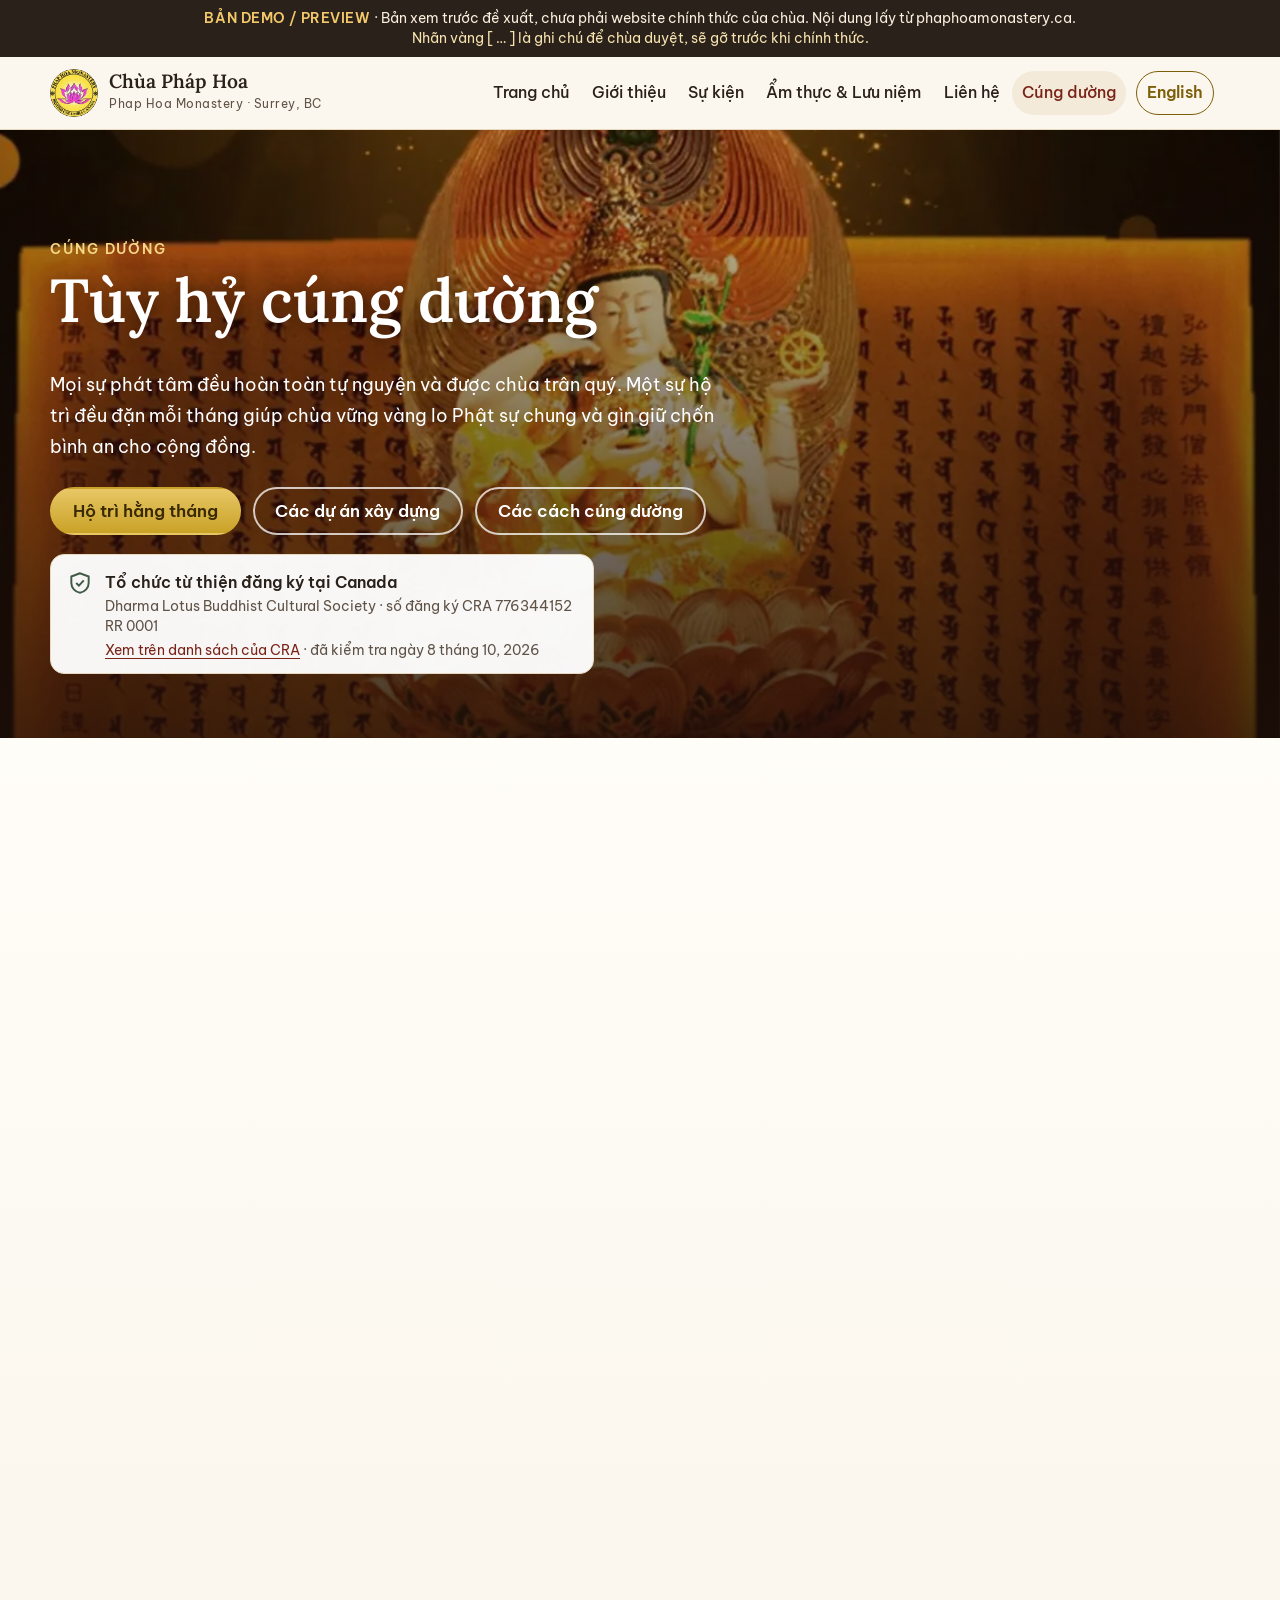
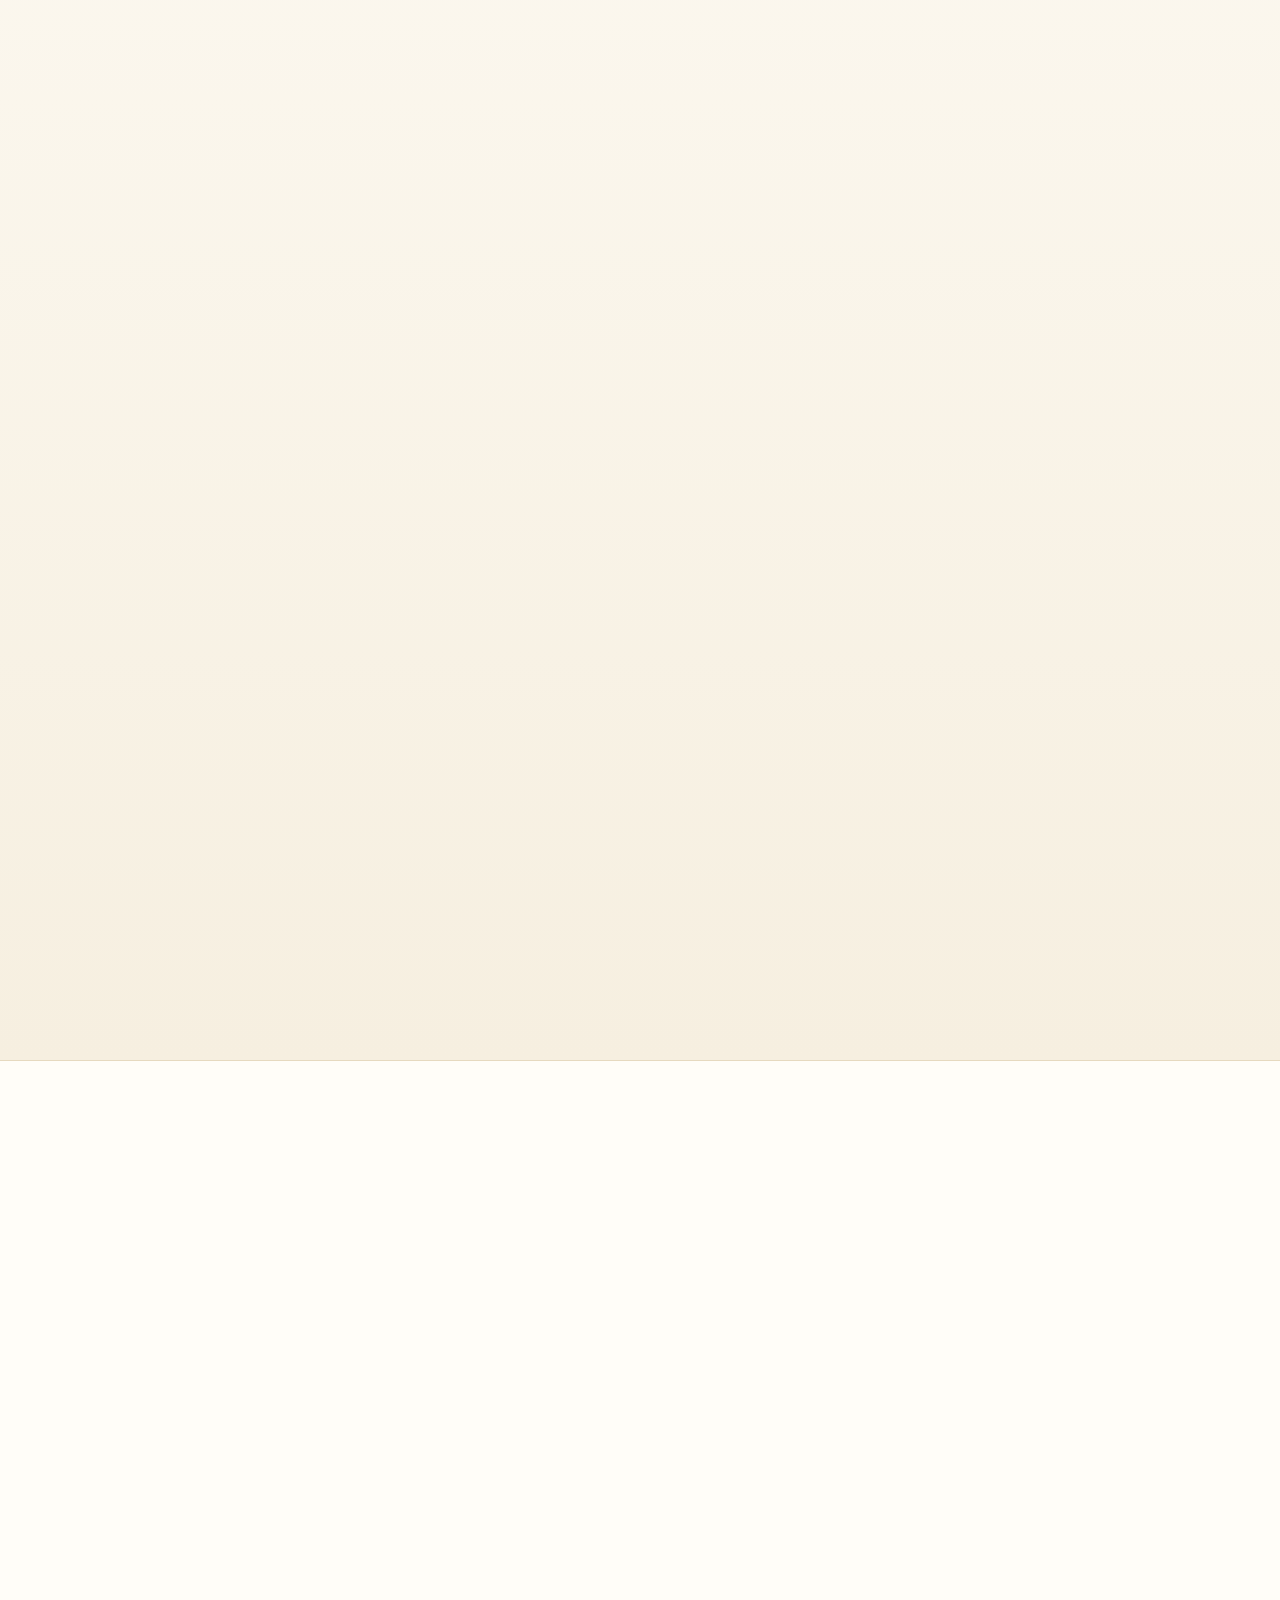
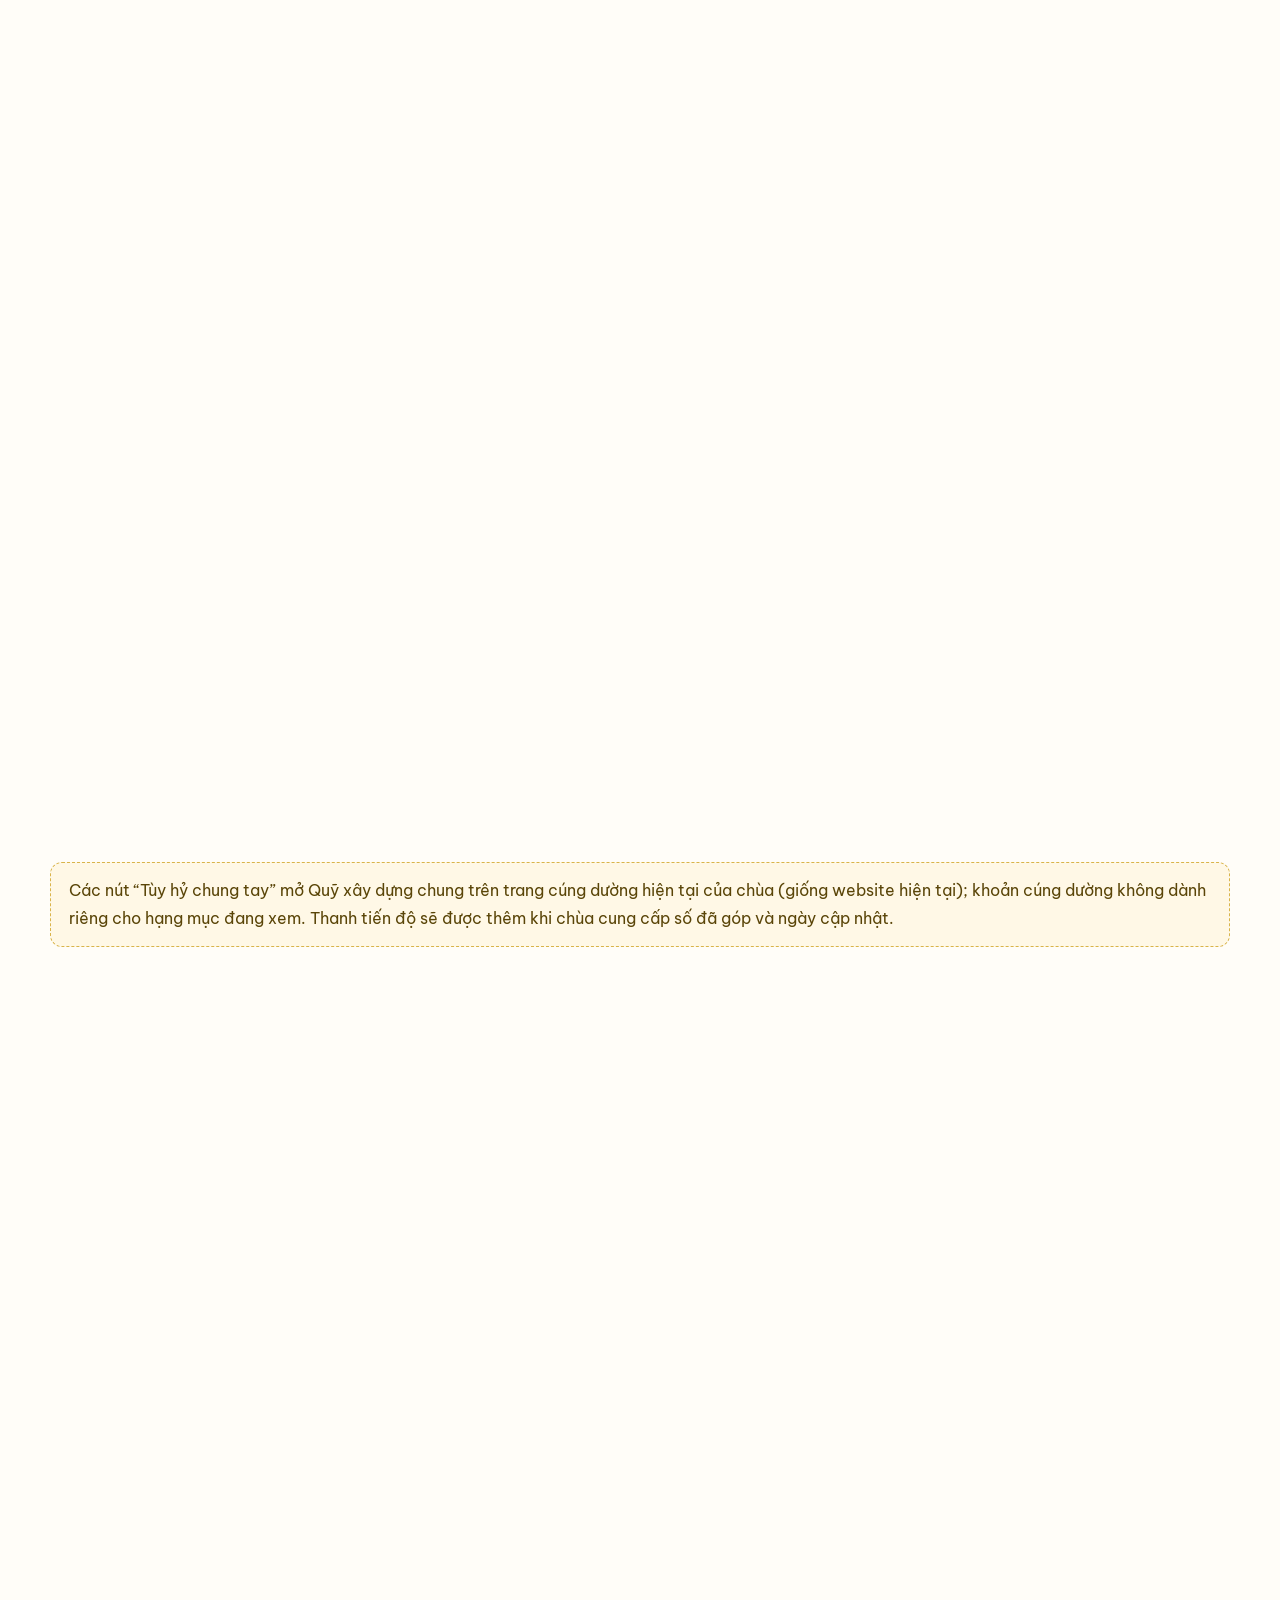
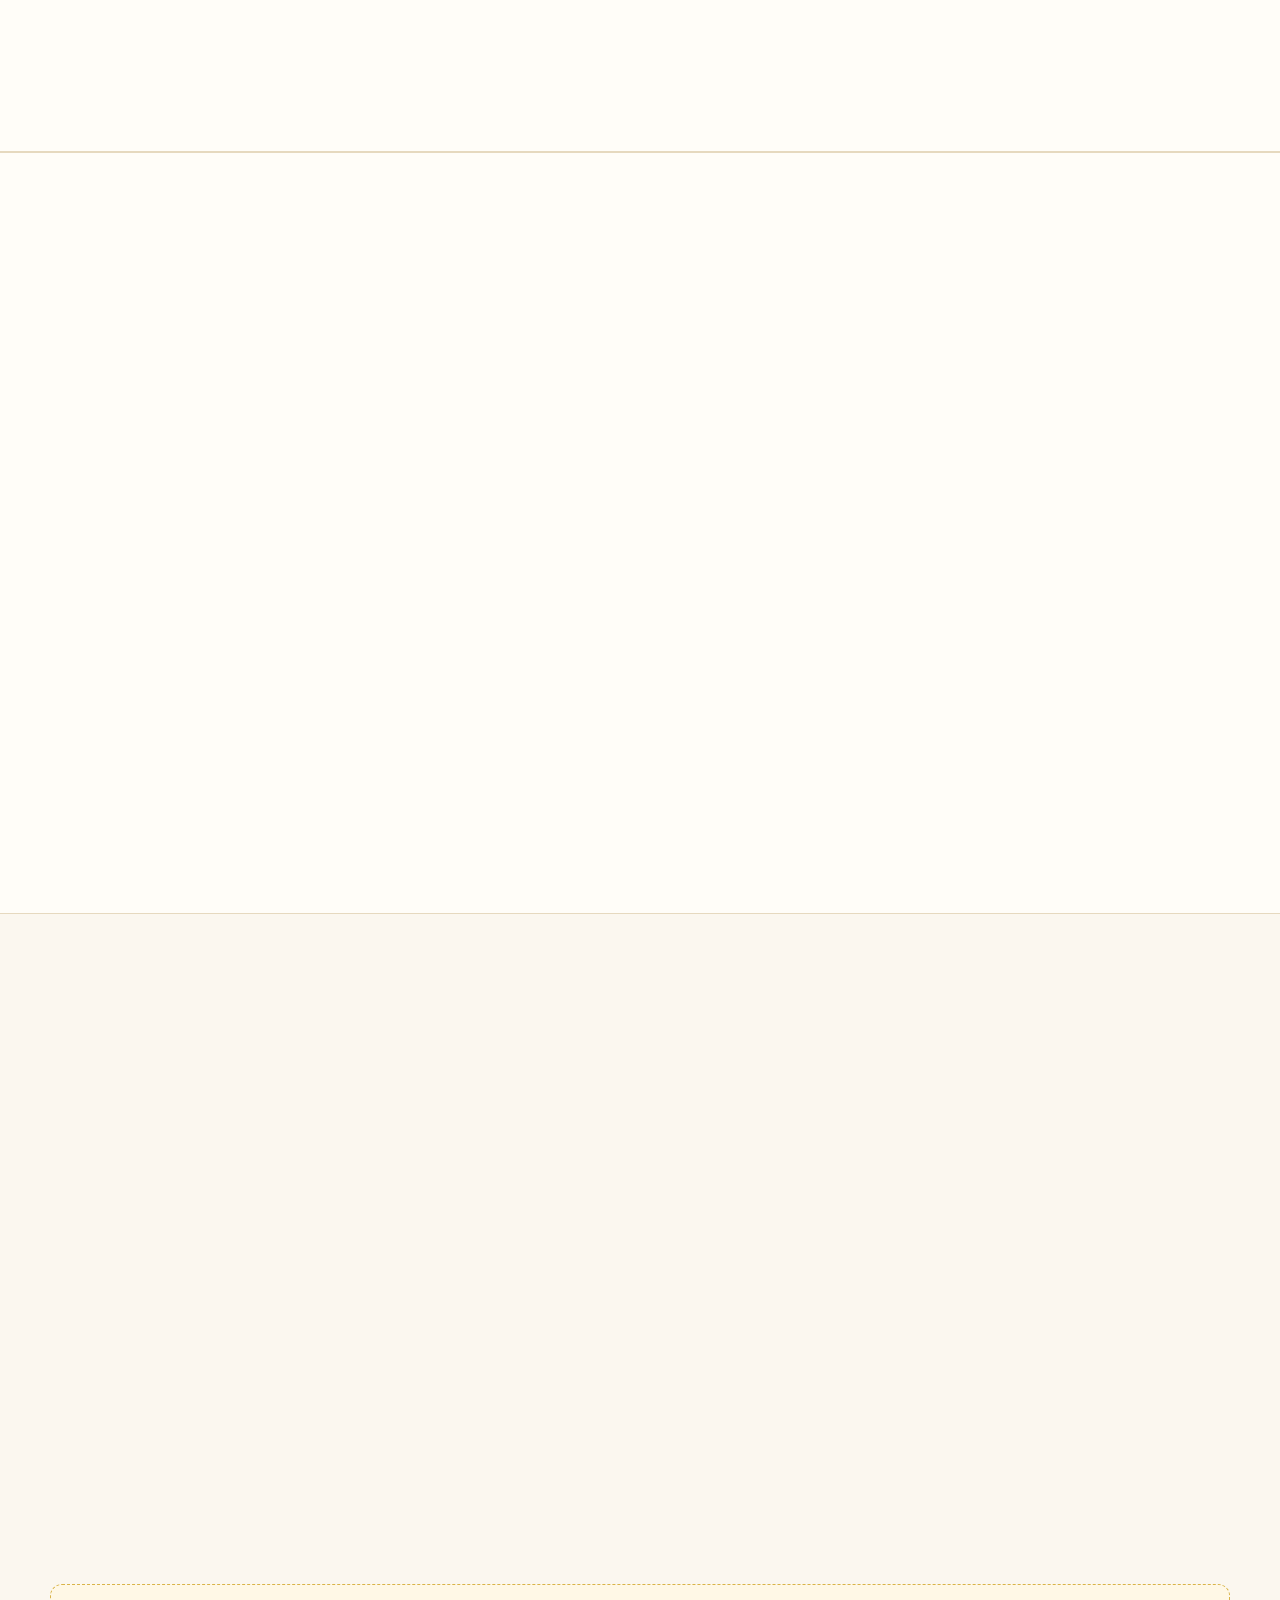
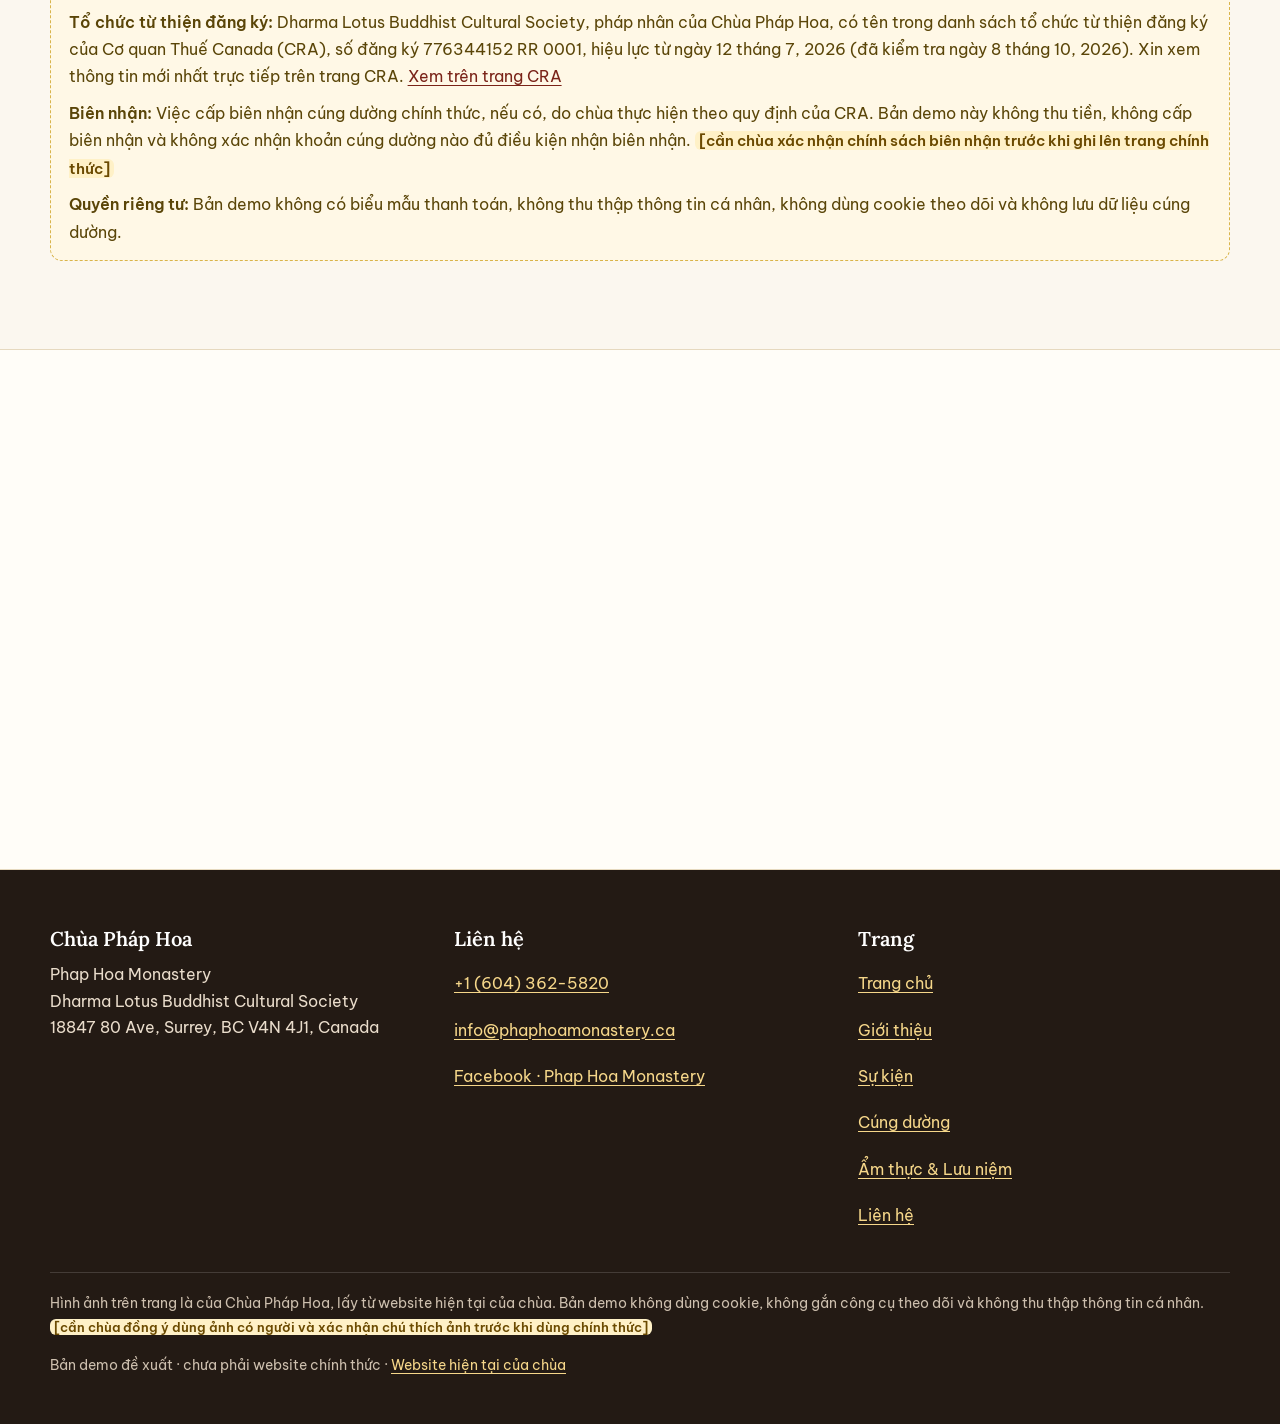
<file: cung-duong/index.html>
<!doctype html>
<html lang="vi" class="no-js">
<head>
<meta charset="utf-8">
<meta name="viewport" content="width=device-width, initial-scale=1">
<script>document.documentElement.className="js"</script>
<meta name="robots" content="noindex, nofollow, noarchive">
<title>Cúng dường · Chùa Pháp Hoa (demo)</title>
<meta name="description" content="Cúng dường Chùa Pháp Hoa: hộ trì hằng tháng, các dự án xây dựng (mục tiêu tự hoại $150,000), e-Transfer, chi phiếu, trực tiếp. Tổ chức từ thiện đăng ký CRA.">
<meta property="og:type" content="website">
<meta property="og:title" content="Cúng dường · Chùa Pháp Hoa (demo)">
<meta property="og:description" content="Cúng dường Chùa Pháp Hoa: hộ trì hằng tháng, các dự án xây dựng (mục tiêu tự hoại $150,000), e-Transfer, chi phiếu, trực tiếp. Tổ chức từ thiện đăng ký CRA.">
<meta property="og:image" content="https://bepnhobencha-rgb.github.io/phap-hoa-demo/assets/img/og-image.jpg">
<meta property="og:image:width" content="1200"><meta property="og:image:height" content="630">
<meta property="og:locale" content="vi_VN">
<link rel="canonical" href="https://bepnhobencha-rgb.github.io/phap-hoa-demo/cung-duong/">
<link rel="alternate" hreflang="vi" href="https://bepnhobencha-rgb.github.io/phap-hoa-demo/cung-duong/">
<link rel="alternate" hreflang="en" href="https://bepnhobencha-rgb.github.io/phap-hoa-demo/en/donate/">
<meta property="og:url" content="https://bepnhobencha-rgb.github.io/phap-hoa-demo/cung-duong/">
<meta name="theme-color" content="#7a2318">
<link rel="icon" href="../assets/img/favicon-32.png" sizes="32x32">
<link rel="apple-touch-icon" href="../assets/img/apple-touch-icon.png">
<link rel="preload" href="../assets/fonts/BeVietnamPro-400-vietnamese.woff2" as="font" type="font/woff2" crossorigin>
<link rel="preload" href="../assets/fonts/Lora-500-vietnamese.woff2" as="font" type="font/woff2" crossorigin>
<link rel="preload" href="../assets/fonts/Lora-500-latin.woff2" as="font" type="font/woff2" crossorigin>
<link rel="stylesheet" href="../assets/fonts/fonts.css">
<link rel="stylesheet" href="../assets/css/style.css">
<script src="../assets/js/main.js" defer></script>
</head>
<body>
<a class="skip" href="#main">Bỏ qua, đến nội dung chính</a>
<div class="demo-bar" role="note"><strong>BẢN DEMO / PREVIEW</strong> · Bản xem trước đề xuất, chưa phải website chính thức của chùa. Nội dung lấy từ phaphoamonastery.ca. <span class="demo-ph">Nhãn vàng [ … ] là ghi chú để chùa duyệt, sẽ gỡ trước khi chính thức.</span></div>
<header class="site-header">
 <div class="wrap head-in">
  <a class="brand" href="../">
   <img src="../assets/img/logo-160.webp" width="48" height="48" alt="">
   <span><span class="brand-name">Chùa Pháp Hoa</span><span class="brand-sub">Phap Hoa Monastery · Surrey, BC</span></span>
  </a>
  <div class="head-act">
   <button class="menu-btn" type="button" aria-expanded="false" aria-controls="site-nav"><svg width="22" height="22" viewBox="0 0 24 24" fill="none" stroke="currentColor" stroke-width="2" aria-hidden="true"><path d="M4 7h16M4 12h16M4 17h16"/></svg><span>Menu</span></button>
  </div>
  <nav id="site-nav" class="nav" aria-label="Điều hướng chính">
   <ul><li><a href="../">Trang chủ</a></li><li><a href="../gioi-thieu/">Giới thiệu</a></li><li><a href="../su-kien/">Sự kiện</a></li><li><a href="../am-thuc-luu-niem/">Ẩm thực & Lưu niệm</a></li><li><a href="../lien-he/">Liên hệ</a></li><li class=nav-donate><a href="../cung-duong/" aria-current="page">Cúng dường</a></li></ul>
   <a class="lang" href="../en/donate/" hreflang="en" lang="en">English</a>
  </nav>
 </div>
</header>
<main id="main">
<div class="give-head">
 <img src="../assets/img/quan-am-1160.webp" srcset="../assets/img/quan-am-800.webp 800w, ../assets/img/quan-am-1160.webp 1160w" sizes="100vw" alt="" width="1160" height="901" fetchpriority="high" class="give-head-img">
 <div class="wrap give-head-in">
  <span class="eyebrow">Cúng dường</span>
  <h1>Tùy hỷ cúng dường</h1>
  <p class="lead">Mọi sự phát tâm đều hoàn toàn tự nguyện và được chùa trân quý. Một sự hộ trì đều đặn mỗi tháng giúp chùa vững vàng lo Phật sự chung và gìn giữ chốn bình an cho cộng đồng.</p>
  <div class="btns">
   <a class="btn btn-gold" href="#hang-thang">Hộ trì hằng tháng</a>
   <a class="btn btn-ghost-light" href="#du-an">Các dự án xây dựng</a>
   <a class="btn btn-ghost-light" href="#cach">Các cách cúng dường</a>
  </div>
  <div class="trust trust-dark"><svg viewBox="0 0 24 24" fill="none" stroke="currentColor" stroke-width="1.8" aria-hidden="true"><path d="M12 3 4 6v6c0 4.5 3.4 8.3 8 9 4.6-.7 8-4.5 8-9V6l-8-3z"/><path d="m8.5 12 2.5 2.5 4.5-5"/></svg><div><strong>Tổ chức từ thiện đăng ký tại Canada</strong>
<span>Dharma Lotus Buddhist Cultural Society · số đăng ký CRA 776344152 RR 0001</span>
<span class="trust-sub"><a href="https://apps.cra-arc.gc.ca/ebci/hacc/srch/pub/dtldBscSrch?q.srchNmFltr=Dharma%20Lotus" target="_blank" rel="noopener noreferrer">Xem trên danh sách của CRA<span class="visually-hidden"> (mở tab mới / opens in new tab)</span></a> · đã kiểm tra ngày 8 tháng 10, 2026</span></div></div>
 </div>
</div>
<section class="monthly" id="hang-thang" aria-labelledby="mt-title">
 <div class="wrap">
  <div class="sec-title reveal"><svg class="lotus" viewBox="0 0 64 32" fill="none" stroke="currentColor" stroke-width="1.6" aria-hidden="true"><path d="M32 4c5 6 5 14 0 22-5-8-5-16 0-22z"/><path d="M32 26c-6-2-12-7-14-14 7 0 12 5 14 14zM32 26c6-2 12-7 14-14-7 0-12 5-14 14z"/><path d="M32 26c-8 1-16-1-22-6 8-3 16 0 22 6zM32 26c8 1 16-1 22-6-8-3-16 0-22 6z"/><path d="M8 29h48"/></svg><span class="eyebrow">Hộ trì Tam Bảo hằng tháng</span>
   <h2 id="mt-title">Phát tâm hộ trì chùa mỗi tháng</h2>
   <p>Một sự phát tâm nhỏ nhưng đều đặn mỗi tháng giúp chùa yên tâm lo các Phật sự và nhu cầu chung, để chư Ni an tâm tu học và cửa chùa luôn rộng mở đón mọi người.</p></div>
  <div class="fund-note reveal" role="note"><p><svg viewBox="0 0 24 24" fill="none" stroke="currentColor" stroke-width="1.8" aria-hidden="true"><path d="M12 3 4 6v6c0 4.5 3.4 8.3 8 9 4.6-.7 8-4.5 8-9V6l-8-3z"/><path d="m8.5 12 2.5 2.5 4.5-5"/></svg><span>Hiện tại, cúng dường trực tuyến qua trang hiện có của chùa được ghi nhận vào <strong>Quỹ xây dựng chung</strong>, không dành riêng cho hạng mục nào. Các nhu cầu nêu dưới đây chỉ là bối cảnh; chùa quyết định việc phân bổ. Việc lập một mục riêng cho cúng dường hằng tháng: <span class="ph">[cần chùa xác nhận]</span></span></p></div>
  <div class="monthly-grid">
   <div class="m-card reveal">
    <h3>Ví dụ mức tùy hỷ mỗi tháng</h3>
    <p>Các con số chỉ là ví dụ, không phải mức khuyến nghị. Mỗi sự phát tâm, dù lớn hay nhỏ, đều góp phần hộ trì Phật sự chung của chùa.</p>
    <ul class="tiers"><li class="tier"><strong>$10</strong><span>mỗi tháng</span></li><li class="tier"><strong>$30</strong><span>mỗi tháng</span></li><li class="tier"><strong>$50</strong><span>mỗi tháng</span></li><li class="tier"><strong>$100</strong><span>mỗi tháng</span></li><li class="tier"><strong>Tùy tâm</strong><span>theo khả năng và hoàn cảnh</span></li></ul>
    <div class="illus"><span class="illus-n">$3,000</span><span>mỗi tháng, nếu 100 gia đình cùng phát tâm $30 — một nguồn hộ trì đều đặn chùa có thể dự liệu.</span></div>
    <p class="small-note">Ví dụ minh họa, không phải mục tiêu gây quỹ hay mức đóng góp khuyến nghị. <span class="ph">[cần chùa duyệt các con số trước khi chính thức]</span></p>
   </div>
   <div class="m-card reveal">
    <h3>Bối cảnh: nhu cầu chung hằng tháng của chùa</h3>
    <p>Như mọi ngôi chùa, mỗi tháng chùa cần lo những việc như:</p>
    <ul class="needs"><li><svg viewBox="0 0 24 24" fill="none" stroke="currentColor" stroke-width="1.8" aria-hidden="true"><circle cx="12" cy="12" r="4"/><path d="M12 2v2M12 20v2M4.9 4.9l1.4 1.4M17.7 17.7l1.4 1.4M2 12h2M20 12h2M4.9 19.1l1.4-1.4M17.7 6.3l1.4-1.4"/></svg><span>Điện &amp; ánh sáng</span></li><li><svg viewBox="0 0 24 24" fill="none" stroke="currentColor" stroke-width="1.8" aria-hidden="true"><path d="M12 21c-3.9 0-7-2.7-7-6.5 0-3.3 2.4-5.4 4-7.5.4 2 1.6 3 2.6 3.3C11 7.5 12.3 5 14.5 3c.3 3 4.5 5.6 4.5 11.5 0 3.8-3.1 6.5-7 6.5z"/></svg><span>Sưởi ấm &amp; nước</span></li><li><svg viewBox="0 0 24 24" fill="none" stroke="currentColor" stroke-width="1.8" aria-hidden="true"><path d="M3 11h18a9 9 0 0 1-18 0zM8 7c0-1.5 1-2 1-3.5M12 7c0-1.5 1-2 1-3.5M16 7c0-1.5 1-2 1-3.5"/></svg><span>Bữa cơm chay miễn phí mỗi Chủ Nhật</span></li><li><svg viewBox="0 0 24 24" fill="none" stroke="currentColor" stroke-width="1.8" aria-hidden="true"><path d="M3 21l9-9M14.5 3.5a4.5 4.5 0 0 0 5.6 5.9l-3 3-4.5-4.5 3-3z"/><path d="M4 10l6-6 2 2-6 6z"/></svg><span>Tu bổ &amp; bảo trì cơ sở</span></li></ul>
    <p class="small-note">Đây là ví dụ về nhu cầu của chùa; việc phân bổ do chùa quyết định. <span class="ph">[cần chùa xác nhận chi phí vận hành hằng tháng]</span></p>
   </div>
  </div>
  <h3 class="steps-title reveal" id="bat-dau">Ba cách bắt đầu hộ trì hằng tháng</h3>
  <ol class="steps">
   <li class="step reveal"><span class="step-n" aria-hidden="true">1</span><h4>Trực tuyến: cúng dường định kỳ vào Quỹ xây dựng chung</h4>
    <ol class="mini"><li>Mở trang cúng dường hiện tại của chùa.</li><li>Kéo xuống mục “Quỹ xây dựng Pháp Hoa”.</li><li>Chọn “Monthly”, nhập số tiền.</li><li>Bấm “Tùy hỷ cúng dường / Donate”.</li></ol>
    <a href="https://www.phaphoamonastery.ca/donate#quxydng" class="btn btn-primary" target="_blank" rel="noopener noreferrer">Mở trang cúng dường hiện tại (bên ngoài)<span class="visually-hidden"> (mở tab mới / opens in new tab)</span></a>
    <p class="small-note">Khoản này vào Quỹ xây dựng chung. Cách thay đổi hoặc ngưng: <span class="ph">[cần chùa xác nhận]</span><br>Các nút này mở trang bên ngoài bản demo (trang cúng dường hiện tại của chùa trên Wix). Trang bên ngoài có điều khoản và chính sách quyền riêng tư riêng.</p></li>
   <li class="step reveal"><span class="step-n" aria-hidden="true">2</span><h4>Interac e-Transfer hằng tháng</h4>
    <ol class="mini"><li>Trong ứng dụng ngân hàng, thêm người nhận: <strong class="et">phaphoa.bc@gmail.com</strong></li><li>Nhập số tiền; nếu ngân hàng có, chọn chuyển định kỳ hằng tháng (nếu không, đặt lời nhắc mỗi tháng).</li><li>Lời nhắn: “Hộ trì hằng tháng – họ tên”.</li></ol>
    <button type="button" class="btn btn-ghost copy-btn" data-copy="phaphoa.bc@gmail.com" data-done="Đã chép địa chỉ"><svg viewBox="0 0 24 24" fill="none" stroke="currentColor" stroke-width="1.8" aria-hidden="true"><rect x="9" y="9" width="11" height="11" rx="2"/><path d="M5 15V5a2 2 0 0 1 2-2h10"/></svg><span>Chép địa chỉ e-Transfer</span></button>
    <p class="small-note" aria-live="polite"><span class="copy-status"></span>Thao tác sao chép chỉ diễn ra trong trình duyệt; bản demo không lưu hay gửi thông tin. Quý vị tự quản lý và có thể ngưng bất cứ lúc nào trong ứng dụng ngân hàng.</p></li>
   <li class="step reveal"><span class="step-n" aria-hidden="true">3</span><h4>Trực tiếp tại chùa hoặc chi phiếu</h4>
    <ol class="mini"><li>Cúng dường trực tiếp tại chùa trong giờ sinh hoạt, ví dụ mỗi Chủ Nhật 10:00 AM – 2:00 PM.</li><li>Hoặc gửi chi phiếu đề tên <strong>Dharma Lotus Buddhist Cultural Society</strong> tới 18847 80 Ave, Surrey, BC V4N 4J1.</li></ol></li>
  </ol>
  <p class="vol reveal">Mọi sự cúng dường đều hoàn toàn tự nguyện. Quý vị có thể thay đổi hoặc ngưng việc cúng dường hằng tháng bất cứ lúc nào theo phương thức đã dùng, hoặc liên hệ chùa để được hướng dẫn.</p>
 </div>
</section>
<section id="du-an" class="projects" aria-labelledby="plan">
 <div class="wrap">
  <div class="sec-title reveal"><svg class="lotus" viewBox="0 0 64 32" fill="none" stroke="currentColor" stroke-width="1.6" aria-hidden="true"><path d="M32 4c5 6 5 14 0 22-5-8-5-16 0-22z"/><path d="M32 26c-6-2-12-7-14-14 7 0 12 5 14 14zM32 26c6-2 12-7 14-14-7 0-12 5-14 14z"/><path d="M32 26c-8 1-16-1-22-6 8-3 16 0 22 6zM32 26c8 1 16-1 22-6-8-3-16 0-22 6z"/><path d="M8 29h48"/></svg><span class="eyebrow">Dự án phát triển</span><h2 id="plan">Đại nguyện xây dựng Chùa Pháp Hoa</h2>
   <p>Chùa kính mời quý vị cùng góp phần vào công trình ý nghĩa này. Mỗi sự đóng góp, dù lớn hay nhỏ, đều đưa chùa đến gần hơn với tâm nguyện này.</p></div>
  <div class="grid g3"><article class="card proj reveal" id="du-an-septic"><div class="card-body">
<span class="phase">Giai đoạn nền tảng · Dự án 1</span><h3>Nâng cấp hệ thống tự hoại</h3><p>Hệ thống hiện tại được thiết kế cho số lượng khách nhỏ hơn. Với số người tham dự ngày càng đông vào các buổi lễ Chủ Nhật, khóa tu và các đại lễ như Phật Đản, Vu Lan và Trung Thu, chùa cần nâng cấp hệ thống tự hoại để phục vụ cộng đồng một cách an toàn và hiệu quả.</p><ul><li>Đáp ứng quy định của thành phố và môi trường</li><li>Phục vụ các buổi lễ và sự kiện cộng đồng đông người</li><li>Cải thiện vệ sinh và an toàn cho mọi người</li><li>Chuẩn bị cho việc phát triển và mở rộng chùa</li></ul><p>Hệ thống tự hoại được nâng cấp đúng chuẩn là bước nền tảng để chùa có thể mở rộng bãi đậu xe một cách có trách nhiệm.</p>
<div class="prog-box">
 <p class="prog-goal"><span>Mục tiêu</span><strong>$150,000</strong></p>
 
 <p class="prog-raised">Số liệu đóng góp: chờ chùa cập nhật <span class="ph">[cần chùa xác nhận]</span></p>
</div>
<a href="https://www.phaphoamonastery.ca/donate#quxydng" class="btn btn-primary" target="_blank" rel="noopener noreferrer">Tùy hỷ chung tay<span class="visually-hidden"> (mở tab mới / opens in new tab)</span></a>
<p class="small-note">Mở Quỹ xây dựng chung trên trang hiện tại của chùa; khoản cúng dường không dành riêng cho hạng mục này.</p></div></article><article class="card proj reveal" id="du-an-parking"><div class="card-body">
<span class="phase">Dự án 2</span><h3>Mở rộng bãi đậu xe &amp; lối vào mới</h3><p>Chùa dự định làm bãi đậu xe mới với lối ra vào riêng từ đường 188 Street và 80 Avenue để đón khách thuận tiện hơn và lưu thông tốt hơn. Bãi đậu xe hiện tại trước Chánh điện và tòa nhà ở sẽ được chuyển thành cảnh quan tâm linh thanh tịnh, gồm vườn thiền, lầu chuông và lầu trống, để khuôn viên chùa thể hiện trọn vẹn không khí trang nghiêm. Dự án cũng giúp tăng an toàn nhờ giảm xe cộ qua lại ở nơi cộng đồng tụ họp, đi lại và thực tập.</p>
<div class="prog-box">
 <p class="prog-goal"><span>Mục tiêu</span><strong class="pending">đang chờ chùa xác nhận</strong></p>
 
 <p class="prog-raised">Số liệu đóng góp: chờ chùa cập nhật <span class="ph">[cần chùa xác nhận]</span></p>
</div>
<a href="https://www.phaphoamonastery.ca/donate#quxydng" class="btn btn-primary" target="_blank" rel="noopener noreferrer">Tùy hỷ chung tay<span class="visually-hidden"> (mở tab mới / opens in new tab)</span></a>
<p class="small-note">Mở Quỹ xây dựng chung trên trang hiện tại của chùa; khoản cúng dường không dành riêng cho hạng mục này.</p></div></article><article class="card proj reveal" id="du-an-kitchen"><div class="card-body">
<span class="phase">Dự án 3</span><h3>Nhà bếp &amp; trai đường trong nhà</h3><p>Hiện nay nhà bếp và nơi dùng cơm của chùa nằm ngoài trời, gây khó khăn cho công quả và khách, nhất là vào mùa lạnh và với người cao tuổi. Bếp còn dùng hệ thống gas propane tạm thời, tiềm ẩn nguy cơ cháy nổ và không phù hợp để dùng lâu dài. Chùa dự định xây nhà bếp và trai đường trong nhà với trang thiết bị, hệ thống thông gió và nấu nướng an toàn phòng cháy, phục vụ bữa cơm chay Chủ Nhật, các buổi sinh hoạt cộng đồng và lễ hội văn hóa trong một không gian ấm cúng, an toàn và thân thiện.</p>
<div class="prog-box">
 <p class="prog-goal"><span>Mục tiêu</span><strong class="pending">đang chờ chùa xác nhận</strong></p>
 
 <p class="prog-raised">Số liệu đóng góp: chờ chùa cập nhật <span class="ph">[cần chùa xác nhận]</span></p>
</div>
<a href="https://www.phaphoamonastery.ca/donate#quxydng" class="btn btn-primary" target="_blank" rel="noopener noreferrer">Tùy hỷ chung tay<span class="visually-hidden"> (mở tab mới / opens in new tab)</span></a>
<p class="small-note">Mở Quỹ xây dựng chung trên trang hiện tại của chùa; khoản cúng dường không dành riêng cho hạng mục này.</p></div></article></div>
  <p class="note" style="margin-top:1.5rem">Các nút “Tùy hỷ chung tay” mở Quỹ xây dựng chung trên trang cúng dường hiện tại của chùa (giống website hiện tại); khoản cúng dường không dành riêng cho hạng mục đang xem. Thanh tiến độ sẽ được thêm khi chùa cung cấp số đã góp và ngày cập nhật.</p>
  <div class="split" style="align-items:start;margin-top:3rem">
   <figure class="reveal"><a href="../assets/img/master-plan-1402.webp" class="photo" style="display:block"><img src="../assets/img/master-plan-1402.webp" srcset="../assets/img/master-plan-900.webp 900w, ../assets/img/master-plan-1402.webp 1402w" sizes="(min-width: 900px) 50vw, 100vw" alt="Phối cảnh quy hoạch tổng thể Chùa Pháp Hoa với 9 hạng mục được đánh số" width="1402" height="1122" loading="lazy" decoding="async"></a>
    <figcaption>Phối cảnh minh họa. Bấm vào hình để xem lớn.</figcaption>
    <ol class="legend"><li>Cổng Tam Quan</li><li>Lầu Chuông</li><li>Lầu Trống</li><li>Chánh Điện – 2 tầng (40′ × 60′)</li><li>Dãy nhà ở A – 2 tầng (15′ × 60′)</li><li>Dãy nhà ở B – 2 tầng (15′ × 60′)</li><li>Hậu Điện – 2 tầng (nối hình chữ U)</li><li>Vườn Quan Âm</li><li>Bãi đậu xe (48 chỗ)</li></ol></figure>
   <div class="reveal">
    <h3>Quy hoạch tổng thể</h3>
    <p>Quy hoạch thể hiện tâm nguyện xây dựng một ngôi tự viện truyền thống với Chánh điện, tăng xá, vườn thiền, không gian sinh hoạt cộng đồng và các công trình phục vụ tu học, giáo dục, gìn giữ văn hóa và phụng sự từ bi.</p>
    <p>Dự án không chỉ là xây dựng công trình, mà là tạo dựng một nơi để mọi người tìm thấy bình an, phát triển trí tuệ, thực hành từ bi và kết nối với giáo pháp muôn đời của Đức Phật.</p>
    <p>Sự phát tâm của quý vị sẽ giúp tạo dựng một chốn nương tựa lâu dài cho chư Tăng Ni, hành giả, các gia đình, thanh thiếu niên và tất cả những ai tìm cầu con đường giác ngộ.</p>
   </div>
  </div>
 </div>
</section>
<section class="sec-alt why" aria-labelledby="why">
 <div class="wrap split">
  <div class="reveal">
   <h2 id="why">Vì sao sự phát tâm của quý vị quan trọng</h2>
   <p>Chùa Pháp Hoa tiếp tục phục vụ cộng đồng qua các buổi giảng pháp, sinh hoạt hằng tuần, chương trình thanh thiếu niên, lễ hội văn hóa và công tác từ thiện. Sự phát tâm của quý vị giúp chùa:</p>
   <ul class="ticks">
    <li>Duy trì và tu bổ cơ sở chùa</li>
    <li>Duy trì bữa cơm chay miễn phí mỗi Chủ Nhật</li>
    <li>Hỗ trợ các hoạt động cộng đồng và từ thiện</li>
    <li>Phát triển các dự án và chương trình tu học trong tương lai</li>
   </ul>
   <p>Tấm lòng của quý vị góp phần duy trì giáo pháp của Đức Phật và gìn giữ một chốn bình an cho hôm nay và các thế hệ mai sau.</p>
   <p class="quote">Chân thành tri ân và kính chúc quý vị an lạc.</p>
  </div>
  <figure class="photo reveal why-photo" style="max-width:380px;justify-self:center"><img src="../assets/img/tranh-cung-duong-600.webp" srcset="../assets/img/tranh-cung-duong-600.webp 600w" sizes="380px" alt="Bức tranh thư pháp treo tại chùa" width="600" height="922" loading="lazy" decoding="async"></figure>
 </div>
</section>
<section id="cach" aria-labelledby="ways">
 <div class="wrap">
  <div class="sec-title reveal"><svg class="lotus" viewBox="0 0 64 32" fill="none" stroke="currentColor" stroke-width="1.6" aria-hidden="true"><path d="M32 4c5 6 5 14 0 22-5-8-5-16 0-22z"/><path d="M32 26c-6-2-12-7-14-14 7 0 12 5 14 14zM32 26c6-2 12-7 14-14-7 0-12 5-14 14z"/><path d="M32 26c-8 1-16-1-22-6 8-3 16 0 22 6zM32 26c8 1 16-1 22-6-8-3-16 0-22 6z"/><path d="M8 29h48"/></svg><h2 id="ways">Các cách cúng dường</h2><p>Quý vị có thể hỗ trợ Chùa Pháp Hoa theo nhiều cách:</p></div>
  <div class="give">
   <article class="card reveal"><div class="card-body"><h3><svg viewBox="0 0 24 24" fill="none" stroke="currentColor" stroke-width="1.8" aria-hidden="true"><path d="M4 12 20 4l-6 16-3-7-7-1z"/></svg>E-Transfer</h3><p>Gửi Interac e-Transfer đến:</p><p><a href="mailto:phaphoa.bc@gmail.com"><strong>phaphoa.bc@gmail.com</strong></a></p></div></article>
   <article class="card reveal"><div class="card-body"><h3><svg viewBox="0 0 24 24" fill="none" stroke="currentColor" stroke-width="1.8" aria-hidden="true"><rect x="2" y="6" width="20" height="12" rx="2"/><path d="M6 14h6M15 14h3M6 10h12"/></svg>Chi phiếu (Cheque)</h3><p>Đề tên người nhận:<br><strong>Dharma Lotus Buddhist Cultural Society</strong></p><p>Địa chỉ gửi thư:<br>18847 80 Ave, Surrey, BC V4N 4J1</p></div></article>
   <article class="card reveal"><div class="card-body"><h3><svg viewBox="0 0 24 24" fill="none" stroke="currentColor" stroke-width="1.8" aria-hidden="true"><path d="M12 3c-2 3-3 6-3 9v8M12 3c2 3 3 6 3 9v8M6 20h12"/></svg>Trực tiếp tại chùa</h3><p>Quý vị có thể cúng dường trực tiếp tại chùa trong giờ sinh hoạt.</p></div></article>
   <article class="card reveal"><div class="card-body"><h3><svg viewBox="0 0 24 24" fill="none" stroke="currentColor" stroke-width="1.8" aria-hidden="true"><rect x="3" y="5" width="18" height="14" rx="2"/><path d="m3 7 9 6 9-6"/></svg>Trực tuyến</h3><p>Quỹ xây dựng chung của Chùa Pháp Hoa (một lần hoặc hằng tháng), trên trang cúng dường hiện tại của chùa. Khoản này không dành riêng cho một hạng mục nào.</p><a href="https://www.phaphoamonastery.ca/donate#quxydng" class="btn btn-primary" target="_blank" rel="noopener noreferrer">Mở trang cúng dường hiện tại<span class="visually-hidden"> (mở tab mới / opens in new tab)</span></a></div></article>
  </div>
  <div class="note legal" style="margin-top:1.5rem">
   <p><strong>Tổ chức từ thiện đăng ký:</strong> Dharma Lotus Buddhist Cultural Society, pháp nhân của Chùa Pháp Hoa, có tên trong danh sách tổ chức từ thiện đăng ký của Cơ quan Thuế Canada (CRA), số đăng ký 776344152 RR 0001, hiệu lực từ ngày 12 tháng 7, 2026 (đã kiểm tra ngày 8 tháng 10, 2026). Xin xem thông tin mới nhất trực tiếp trên trang CRA. <a href="https://apps.cra-arc.gc.ca/ebci/hacc/srch/pub/dtldBscSrch?q.srchNmFltr=Dharma%20Lotus" target="_blank" rel="noopener noreferrer">Xem trên trang CRA<span class="visually-hidden"> (mở tab mới / opens in new tab)</span></a></p>
   <p><strong>Biên nhận:</strong> Việc cấp biên nhận cúng dường chính thức, nếu có, do chùa thực hiện theo quy định của CRA. Bản demo này không thu tiền, không cấp biên nhận và không xác nhận khoản cúng dường nào đủ điều kiện nhận biên nhận. <span class="ph">[cần chùa xác nhận chính sách biên nhận trước khi ghi lên trang chính thức]</span></p>
   <p><strong>Quyền riêng tư:</strong> Bản demo không có biểu mẫu thanh toán, không thu thập thông tin cá nhân, không dùng cookie theo dõi và không lưu dữ liệu cúng dường.</p>
  </div>
 </div>
</section>
<section class="sec-alt" aria-labelledby="nepal-give">
 <div class="wrap">
  <article class="card reveal"><div class="card-body">
   <span class="date-chip tag-up">Chiến dịch riêng</span>
   <h2 id="nepal-give">Cúng dường Hướng về Nepal</h2>
   <p>Nếu thuận duyên, quý vị có thể tùy hỷ chung tay cùng Chùa Pháp Hoa hướng về Nepal. Cúng dường hoàn toàn tự nguyện; mọi tấm lòng đều được trân quý.</p>
   <div class="btns"><a href="https://www.phaphoamonastery.ca/cung-duong-nepal" class="btn btn-primary" target="_blank" rel="noopener noreferrer">Đóng góp cho Nepal<span class="visually-hidden"> (mở tab mới / opens in new tab)</span></a><a href="https://www.phaphoamonastery.ca/huong-ve-nepal" class="btn btn-ghost" target="_blank" rel="noopener noreferrer">Xem chương trình 17/10<span class="visually-hidden"> (mở tab mới / opens in new tab)</span></a></div>
   <p class="small-note">Các nút này mở trang cúng dường Nepal và trang chương trình hiện tại của chùa (bên ngoài bản demo).</p>
  </div></article>
 </div>
</section>
</main>

<footer class="site-footer">
 <div class="wrap">
  <div class="foot-grid">
   <div>
    <h2>Chùa Pháp Hoa</h2>
    <p>Phap Hoa Monastery<br>Dharma Lotus Buddhist Cultural Society<br>18847 80 Ave, Surrey, BC V4N 4J1, Canada</p>
   </div>
   <div>
    <h2>Liên hệ</h2>
    <ul>
     <li><a href="tel:+16043625820">+1 (604) 362-5820</a></li>
     <li><a href="mailto:info@phaphoamonastery.ca">info@phaphoamonastery.ca</a></li>
     <li><a href="https://www.facebook.com/phaphoamonastery.ca" target="_blank" rel="noopener noreferrer">Facebook · Phap Hoa Monastery<span class="visually-hidden"> (mở tab mới / opens in new tab)</span></a></li>
    </ul>
   </div>
   <div>
    <h2>Trang</h2>
    <ul><li><a href="../">Trang chủ</a></li><li><a href="../gioi-thieu/">Giới thiệu</a></li><li><a href="../su-kien/">Sự kiện</a></li><li><a href="../cung-duong/">Cúng dường</a></li><li><a href="../am-thuc-luu-niem/">Ẩm thực & Lưu niệm</a></li><li><a href="../lien-he/">Liên hệ</a></li></ul>
   </div>
  </div>
  <div class="foot-bottom">
   <p>Hình ảnh trên trang là của Chùa Pháp Hoa, lấy từ website hiện tại của chùa. Bản demo không dùng cookie, không gắn công cụ theo dõi và không thu thập thông tin cá nhân. <span class="ph">[cần chùa đồng ý dùng ảnh có người và xác nhận chú thích ảnh trước khi dùng chính thức]</span></p>
   <p>Bản demo đề xuất · chưa phải website chính thức · <a href="https://www.phaphoamonastery.ca/" target="_blank" rel="noopener noreferrer">Website hiện tại của chùa<span class="visually-hidden"> (mở tab mới / opens in new tab)</span></a></p>
  </div>
 </div>
</footer>
</body>
</html>
</file>
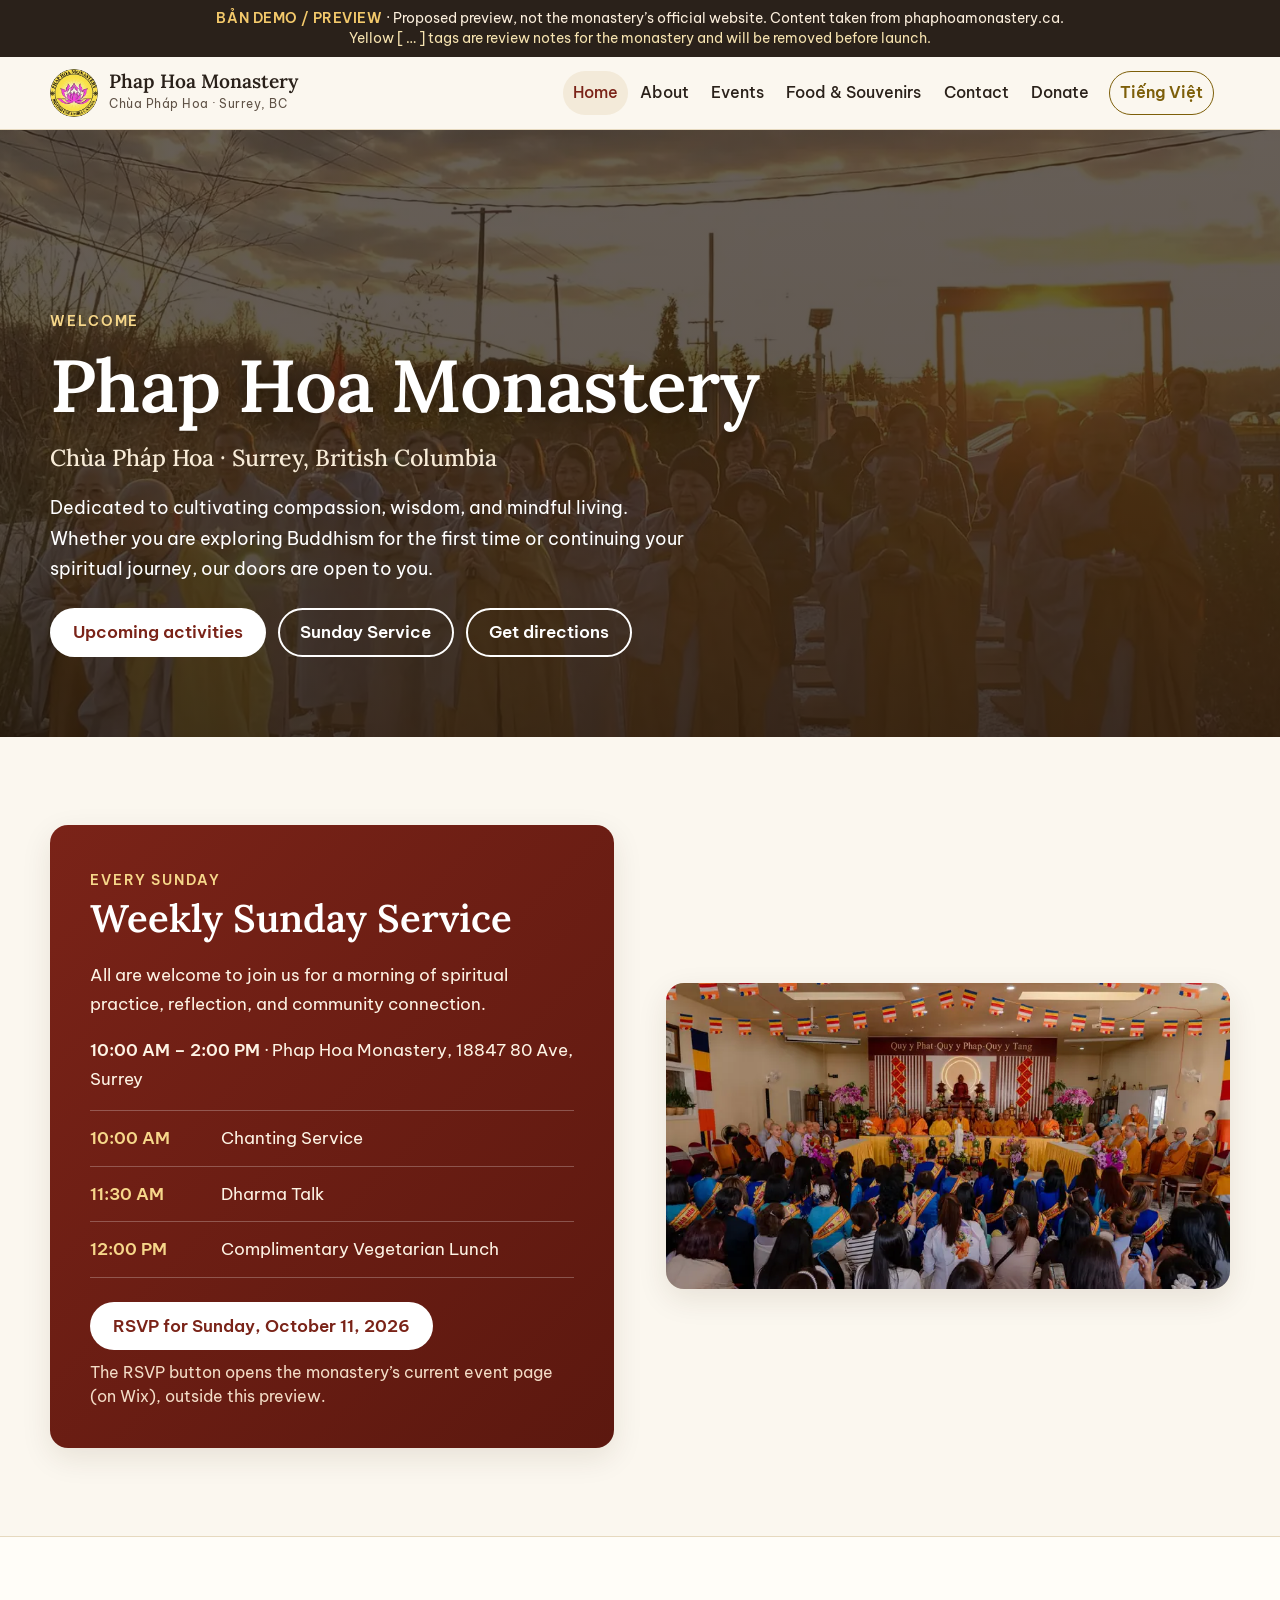
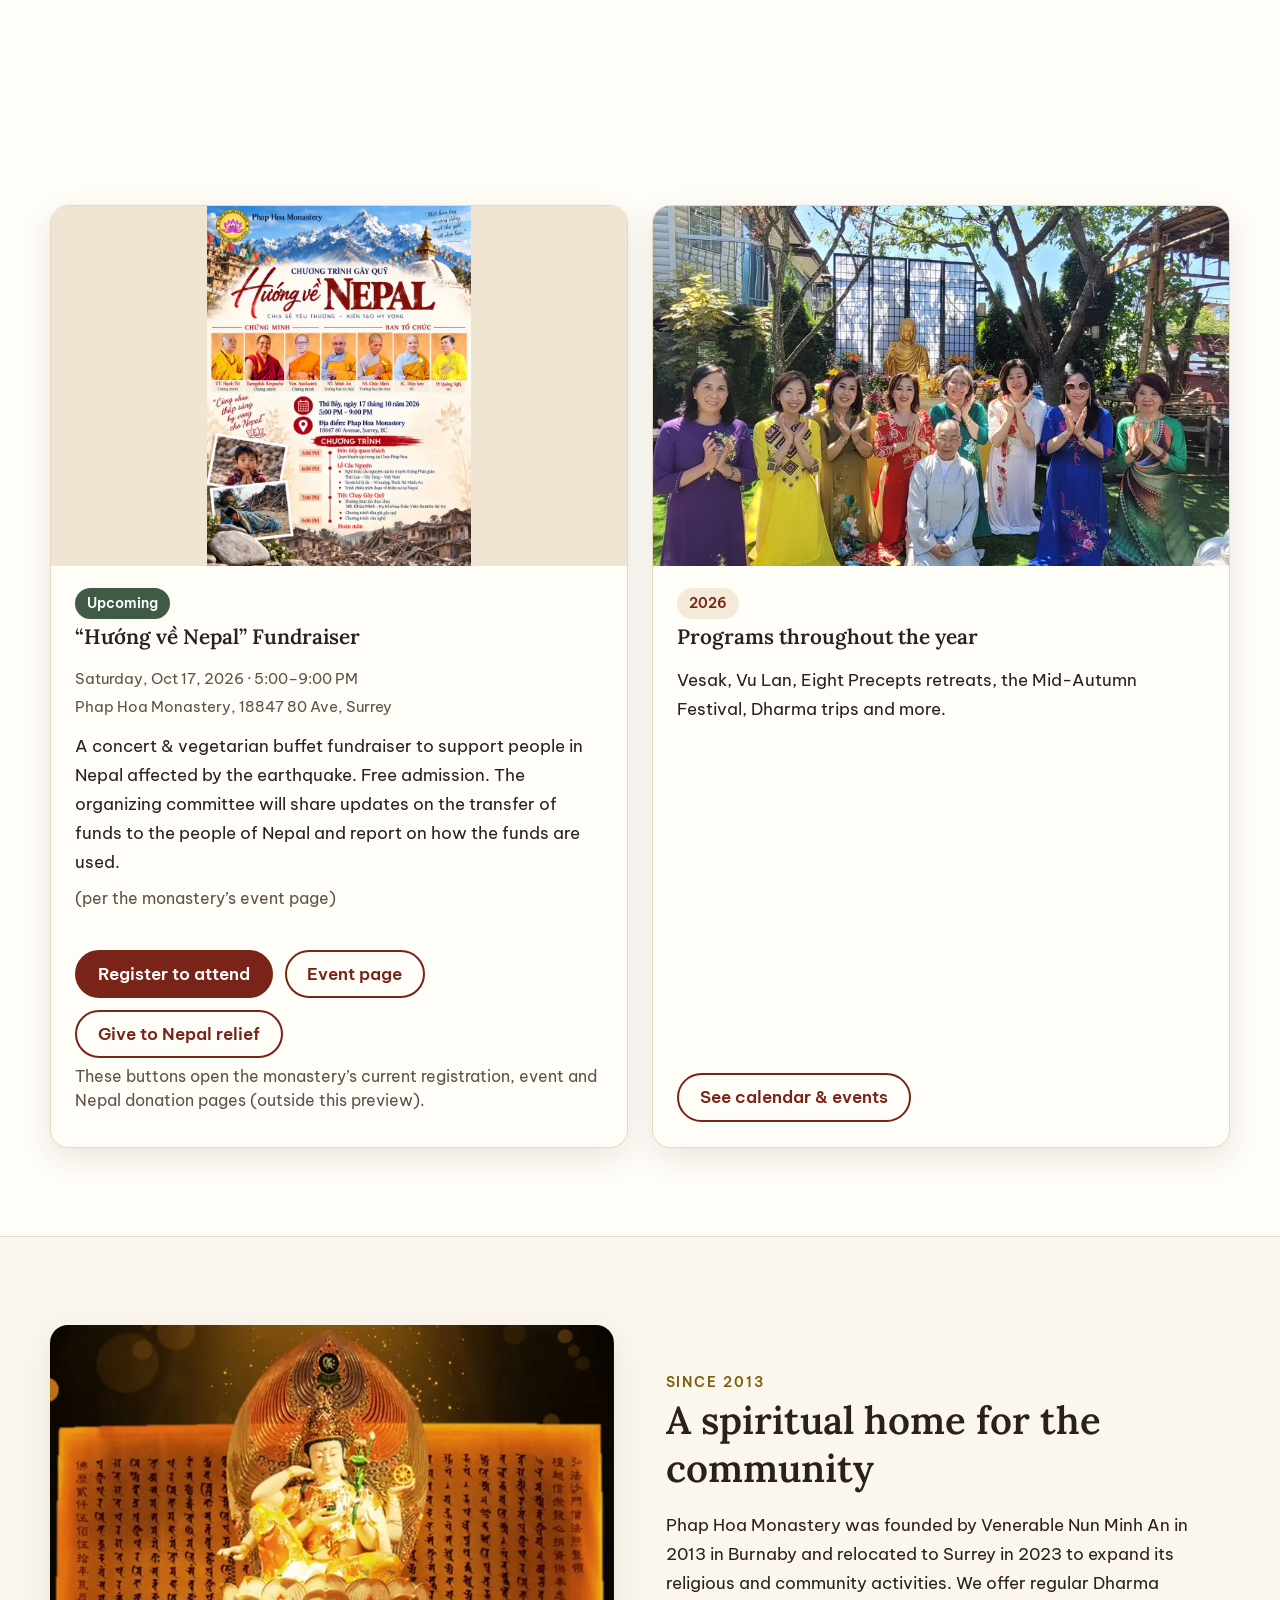
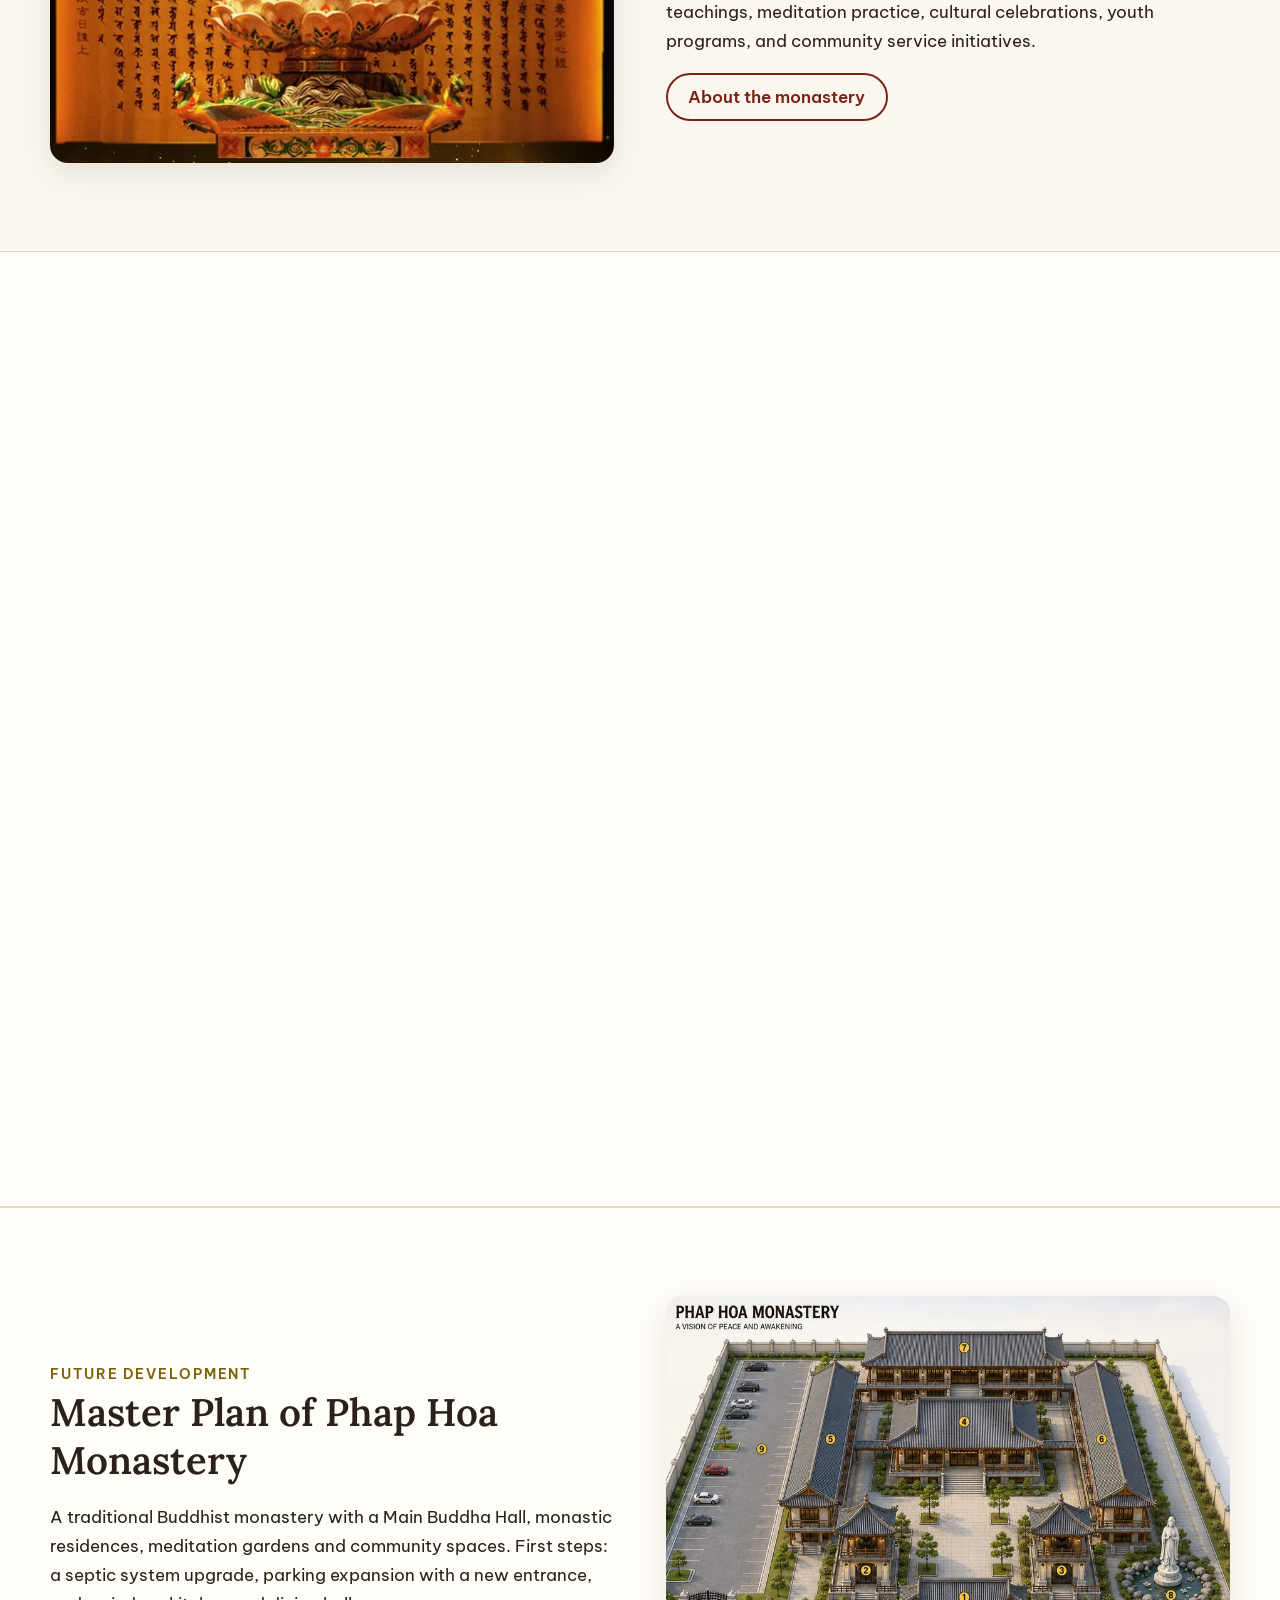
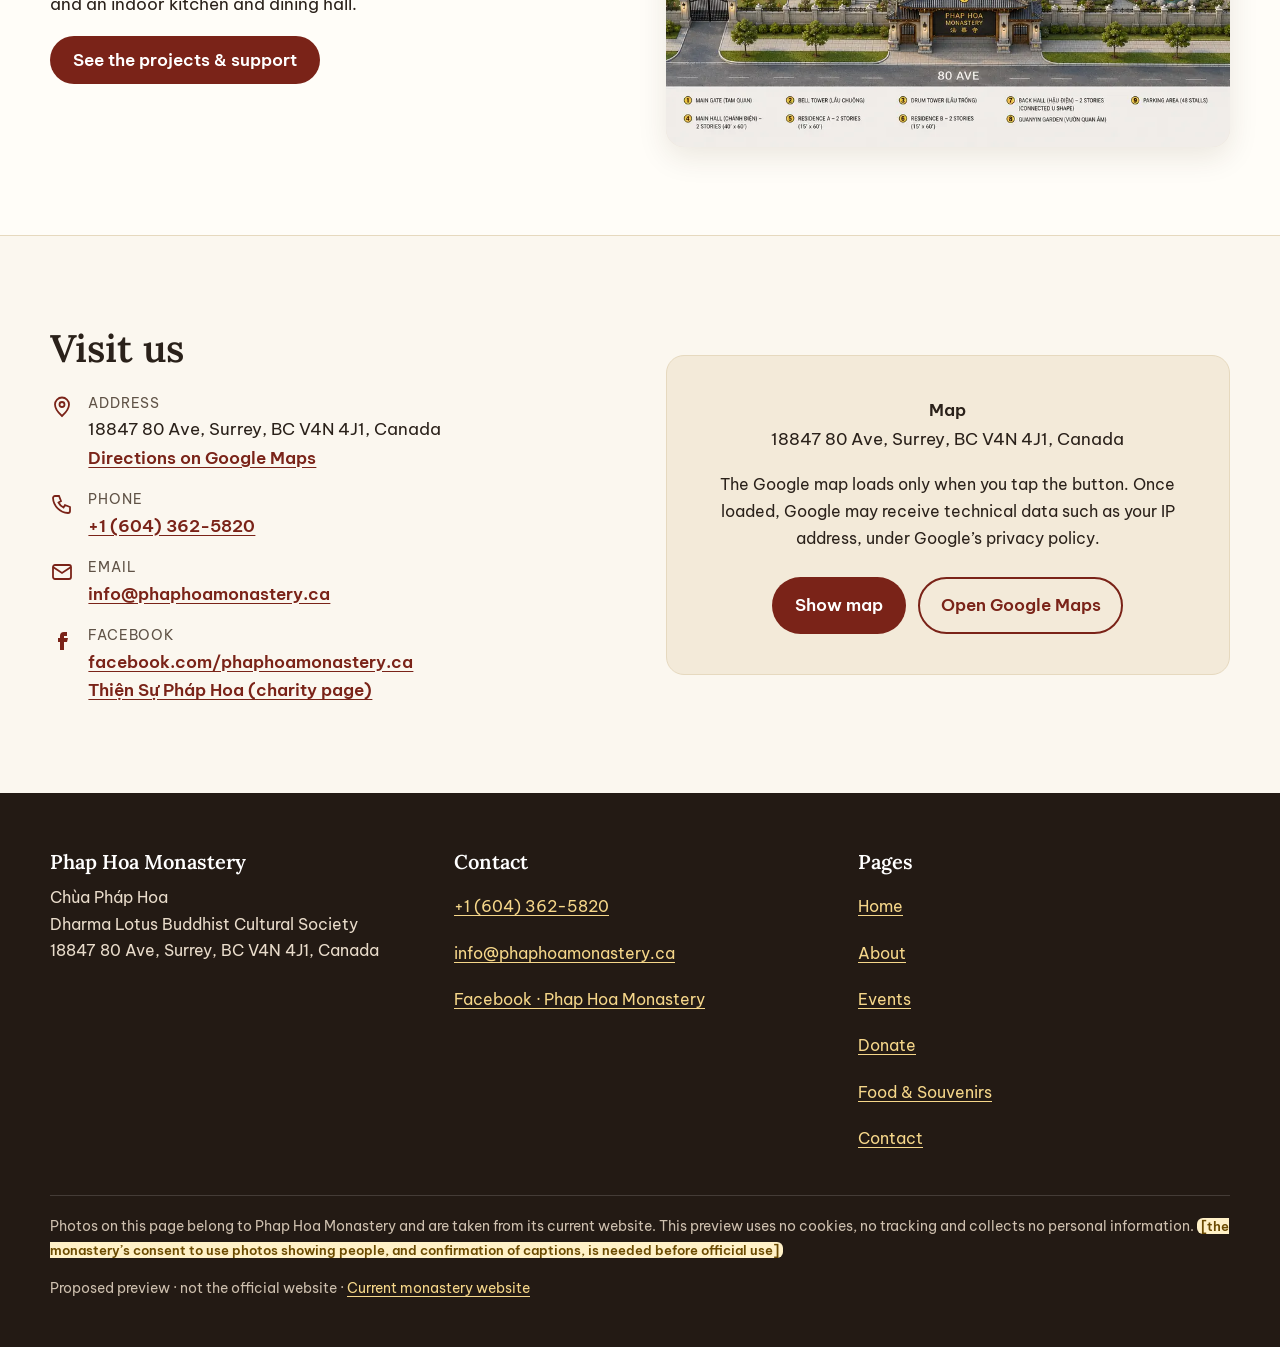
<file: en/index.html>
<!doctype html>
<html lang="en" class="no-js">
<head>
<meta charset="utf-8">
<meta name="viewport" content="width=device-width, initial-scale=1">
<script>document.documentElement.className="js"</script>
<meta name="robots" content="noindex, nofollow, noarchive">
<title>Phap Hoa Monastery · Chùa Pháp Hoa – Surrey, BC (preview)</title>
<meta name="description" content="Phap Hoa Monastery (Chùa Pháp Hoa) in Surrey, BC: Sunday service, events, giving and contact.">
<meta property="og:type" content="website">
<meta property="og:title" content="Phap Hoa Monastery · Chùa Pháp Hoa – Surrey, BC (preview)">
<meta property="og:description" content="Phap Hoa Monastery (Chùa Pháp Hoa) in Surrey, BC: Sunday service, events, giving and contact.">
<meta property="og:image" content="https://bepnhobencha-rgb.github.io/phap-hoa-demo/assets/img/og-image.jpg">
<meta property="og:image:width" content="1200"><meta property="og:image:height" content="630">
<meta property="og:locale" content="en_CA">
<link rel="canonical" href="https://bepnhobencha-rgb.github.io/phap-hoa-demo/en/">
<link rel="alternate" hreflang="vi" href="https://bepnhobencha-rgb.github.io/phap-hoa-demo/">
<link rel="alternate" hreflang="en" href="https://bepnhobencha-rgb.github.io/phap-hoa-demo/en/">
<meta property="og:url" content="https://bepnhobencha-rgb.github.io/phap-hoa-demo/en/">
<meta name="theme-color" content="#7a2318">
<link rel="icon" href="../assets/img/favicon-32.png" sizes="32x32">
<link rel="apple-touch-icon" href="../assets/img/apple-touch-icon.png">
<link rel="preload" href="../assets/fonts/BeVietnamPro-400-vietnamese.woff2" as="font" type="font/woff2" crossorigin>
<link rel="preload" href="../assets/fonts/Lora-500-vietnamese.woff2" as="font" type="font/woff2" crossorigin>
<link rel="preload" href="../assets/fonts/Lora-500-latin.woff2" as="font" type="font/woff2" crossorigin>
<link rel="stylesheet" href="../assets/fonts/fonts.css">
<link rel="stylesheet" href="../assets/css/style.css">
<script src="../assets/js/main.js" defer></script>
</head>
<body>
<a class="skip" href="#main">Skip to main content</a>
<div class="demo-bar" role="note"><strong>BẢN DEMO / PREVIEW</strong> · Proposed preview, not the monastery’s official website. Content taken from phaphoamonastery.ca. <span class="demo-ph">Yellow [ … ] tags are review notes for the monastery and will be removed before launch.</span></div>
<header class="site-header">
 <div class="wrap head-in">
  <a class="brand" href="../en/">
   <img src="../assets/img/logo-160.webp" width="48" height="48" alt="">
   <span><span class="brand-name">Phap Hoa Monastery</span><span class="brand-sub">Chùa Pháp Hoa · Surrey, BC</span></span>
  </a>
  <div class="head-act">
   <button class="menu-btn" type="button" aria-expanded="false" aria-controls="site-nav"><svg width="22" height="22" viewBox="0 0 24 24" fill="none" stroke="currentColor" stroke-width="2" aria-hidden="true"><path d="M4 7h16M4 12h16M4 17h16"/></svg><span>Menu</span></button>
  </div>
  <nav id="site-nav" class="nav" aria-label="Main navigation">
   <ul><li><a href="../en/" aria-current="page">Home</a></li><li><a href="../en/about/">About</a></li><li><a href="../en/events/">Events</a></li><li><a href="../en/food-souvenirs/">Food & Souvenirs</a></li><li><a href="../en/contact/">Contact</a></li><li class=nav-donate><a href="../en/donate/">Donate</a></li></ul>
   <a class="lang" href="../" hreflang="vi" lang="vi">Tiếng Việt</a>
  </nav>
 </div>
</header>
<main id="main">
<section class="hero" aria-labelledby="hero-title" style="padding:0">
 <img src="../assets/img/hero-chu-nhat-1600.webp" srcset="../assets/img/hero-chu-nhat-800.webp 800w, ../assets/img/hero-chu-nhat-1600.webp 1600w" sizes="100vw" alt="Monastics and devotees of Phap Hoa Monastery at an outdoor ceremony at sunrise" width="1600" height="1200" fetchpriority="high" class="hero-img">
 <div class="wrap hero-in">
  <span class="eyebrow">Welcome</span>
  <h1 id="hero-title">Phap Hoa Monastery</h1>
  <p class="sub">Chùa Pháp Hoa · Surrey, British Columbia</p>
  <p class="lead">Dedicated to cultivating compassion, wisdom, and mindful living. Whether you are exploring Buddhism for the first time or continuing your spiritual journey, our doors are open to you.</p>
  <div class="btns">
   <a class="btn btn-light" href="../en/events/">Upcoming activities</a>
   <a class="btn btn-ghost" href="#chu-nhat">Sunday Service</a>
   <a href="https://www.google.com/maps/search/?api=1&query=18847+80+Ave+Surrey+BC+V4N+4J1" class="btn btn-ghost" target="_blank" rel="noopener noreferrer">Get directions<span class="visually-hidden"> (mở tab mới / opens in new tab)</span></a>
  </div>
 </div>
</section><section id="chu-nhat" aria-label="Sunday Service">
 <div class="wrap split">
  <div class="sunday">
 <span class="eyebrow">Every Sunday</span>
 <h2>Weekly Sunday Service</h2>
 <p>All are welcome to join us for a morning of spiritual practice, reflection, and community connection.</p>
 <p><strong>10:00 AM – 2:00 PM</strong> · Phap Hoa Monastery, 18847 80 Ave, Surrey</p>
 <ul class="sched"><li><span class="t">10:00 AM</span><span>Chanting Service</span></li><li><span class="t">11:30 AM</span><span>Dharma Talk</span></li><li><span class="t">12:00 PM</span><span>Complimentary Vegetarian Lunch</span></li></ul>
 <div class="btns"><a class="btn btn-light" href="https://www.phaphoamonastery.ca/event-details/weekly-sunday-service-2026-10-11-10-00" target="_blank" rel="noopener noreferrer">RSVP for Sunday, October 11, 2026<span class="visually-hidden"> (mở tab mới / opens in new tab)</span></a></div>
 <p class="small-note">The RSVP button opens the monastery’s current event page (on Wix), outside this preview.</p>
</div>
  <figure class="photo"><img src="../assets/img/vu-lan-chanh-dien-1400.webp" srcset="../assets/img/vu-lan-chanh-dien-800.webp 800w, ../assets/img/vu-lan-chanh-dien-1400.webp 1400w" sizes="(min-width: 900px) 50vw, 100vw" alt="The main hall of Phap Hoa Monastery filled with devotees during the Vu Lan ceremony" width="1400" height="759" loading="lazy" decoding="async"></figure>
 </div>
</section><section class="sec-alt" aria-labelledby="ev-title">
 <div class="wrap">
  <div class="sec-title reveal"><svg class="lotus" viewBox="0 0 64 32" fill="none" stroke="currentColor" stroke-width="1.6" aria-hidden="true"><path d="M32 4c5 6 5 14 0 22-5-8-5-16 0-22z"/><path d="M32 26c-6-2-12-7-14-14 7 0 12 5 14 14zM32 26c6-2 12-7 14-14-7 0-12 5-14 14z"/><path d="M32 26c-8 1-16-1-22-6 8-3 16 0 22 6zM32 26c8 1 16-1 22-6-8-3-16 0-22 6z"/><path d="M8 29h48"/></svg><h2 id="ev-title">Upcoming events</h2><p>Everyone is warmly invited — families and friends are welcome.</p></div>
  <div class="grid g2">
   <article class="card">
 <div class="thumb poster"><img src="../assets/img/poster-nepal-1200.webp" srcset="../assets/img/poster-nepal-700.webp 700w, ../assets/img/poster-nepal-1200.webp 1200w" sizes="(min-width: 900px) 50vw, 100vw" alt="Poster for the Hướng về Nepal fundraiser" loading="lazy" decoding="async"></div>
 <div class="card-body">
  <span class="date-chip tag-up">Upcoming</span>
  <h3>“Hướng về Nepal” Fundraiser</h3>
  <div class="meta"><span>Saturday, Oct 17, 2026 · 5:00–9:00 PM</span><span>Phap Hoa Monastery, 18847 80 Ave, Surrey</span></div>
  <p>A concert &amp; vegetarian buffet fundraiser to support people in Nepal affected by the earthquake. Free admission. The organizing committee will share updates on the transfer of funds to the people of Nepal and report on how the funds are used. <span class="small-note">(per the monastery’s event page)</span></p>
  <div class="btns">
   <a href="https://www.phaphoamonastery.ca/event-details/chuong-trinh-gay-quy-huong-ve-nepal/form" class="btn btn-primary" target="_blank" rel="noopener noreferrer">Register to attend<span class="visually-hidden"> (mở tab mới / opens in new tab)</span></a>
   <a href="https://www.phaphoamonastery.ca/huong-ve-nepal" class="btn btn-ghost" target="_blank" rel="noopener noreferrer">Event page<span class="visually-hidden"> (mở tab mới / opens in new tab)</span></a>
   <a href="https://www.phaphoamonastery.ca/cung-duong-nepal" class="btn btn-ghost" target="_blank" rel="noopener noreferrer">Give to Nepal relief<span class="visually-hidden"> (mở tab mới / opens in new tab)</span></a>
  </div>
  <p class="small-note">These buttons open the monastery’s current registration, event and Nepal donation pages (outside this preview).</p>
 </div>
</article>
   <article class="card">
    <div class="thumb"><img src="../assets/img/phat-dan-800.webp" srcset="../assets/img/phat-dan-800.webp 800w" sizes="(min-width: 900px) 50vw, 100vw" alt="Devotees celebrating Vesak in the temple garden" loading="lazy" decoding="async"></div>
    <div class="card-body">
     <span class="date-chip">2026</span>
     <h3>Programs throughout the year</h3>
     <p>Vesak, Vu Lan, Eight Precepts retreats, the Mid-Autumn Festival, Dharma trips and more.</p>
     <a class="btn btn-ghost" href="../en/events/">See calendar &amp; events</a>
    </div>
   </article>
  </div>
 </div>
</section><section aria-labelledby="ab-title">
 <div class="wrap split rev">
  <div>
   <span class="eyebrow">Since 2013</span>
   <h2 id="ab-title">A spiritual home for the community</h2>
   <p>Phap Hoa Monastery was founded by Venerable Nun Minh An in 2013 in Burnaby and relocated to Surrey in 2023 to expand its religious and community activities. We offer regular Dharma teachings, meditation practice, cultural celebrations, youth programs, and community service initiatives.</p>
   <a class="btn btn-ghost" href="../en/about/">About the monastery</a>
  </div>
  <figure class="photo"><img src="../assets/img/quan-am-1160.webp" srcset="../assets/img/quan-am-800.webp 800w, ../assets/img/quan-am-1160.webp 1160w" sizes="(min-width: 900px) 50vw, 100vw" alt="Statue of Quán Thế Âm (Avalokiteśvara) Bodhisattva at Phap Hoa Monastery" width="1160" height="901" loading="lazy" decoding="async"></figure>
 </div>
</section><section class="give-home" aria-labelledby="gh-title">
 <div class="wrap give-home-in">
  <div class="give-home-text reveal">
   <span class="eyebrow">Support the Three Jewels</span>
   <h2 id="gh-title">Support the monastery, as you wish</h2>
   <p>Every Sunday, the monastery offers free vegetarian meals — from a kitchen still operating outdoors.</p>
   <p>Since its founding in Burnaby in 2013 and its move to Surrey in 2023, Phap Hoa Monastery has been a spiritual home for many families. Every Sunday the monastery still offers free vegetarian meals to all, yet the kitchen and dining area are outdoors, creating hardship for volunteers and visitors, especially in the cold season and for seniors.</p>
   <p>As attendance keeps growing, the monastery needs to upgrade its septic system — the foundation for a new parking area and entrance, and an indoor kitchen and dining hall.</p>
   <ul class="facts">
    <li><strong>2013</strong><span>founded in Burnaby</span></li>
    <li><strong>Every Sunday</strong><span>free vegetarian lunch</span></li>
    <li><strong>$150,000</strong><span>septic upgrade goal</span></li>
   </ul>
   <div class="btns">
    <a class="btn btn-ghost" href="../en/donate/#hang-thang">Give monthly</a>
    <a class="btn btn-ghost" href="../en/donate/#cach">Ways to give</a>
   </div>
   <div class="trust trust-dark"><svg viewBox="0 0 24 24" fill="none" stroke="currentColor" stroke-width="1.8" aria-hidden="true"><path d="M12 3 4 6v6c0 4.5 3.4 8.3 8 9 4.6-.7 8-4.5 8-9V6l-8-3z"/><path d="m8.5 12 2.5 2.5 4.5-5"/></svg><div><strong>Registered charity in Canada</strong>
<span>Dharma Lotus Buddhist Cultural Society · CRA registration no. 776344152 RR 0001</span>
<span class="trust-sub"><a href="https://apps.cra-arc.gc.ca/ebci/hacc/srch/pub/dtldBscSrch?q.srchNmFltr=Dharma%20Lotus" target="_blank" rel="noopener noreferrer">View on the CRA list<span class="visually-hidden"> (mở tab mới / opens in new tab)</span></a> · checked October 8, 2026</span></div></div>
  </div>
  <figure class="give-home-photo reveal"><img src="../assets/img/vu-lan-chanh-dien-1400.webp" srcset="../assets/img/vu-lan-chanh-dien-800.webp 800w, ../assets/img/vu-lan-chanh-dien-1400.webp 1400w" sizes="(min-width: 960px) 46vw, 100vw" alt="The main hall of Phap Hoa Monastery filled with devotees during the Vu Lan ceremony" width="1400" height="759" loading="lazy" decoding="async">
   <figcaption>The main hall during Vu Lan 2026</figcaption></figure>
 </div>
</section><section class="sec-alt" aria-labelledby="mp-title">
 <div class="wrap split">
  <div>
   <span class="eyebrow">Future development</span>
   <h2 id="mp-title">Master Plan of Phap Hoa Monastery</h2>
   <p>A traditional Buddhist monastery with a Main Buddha Hall, monastic residences, meditation gardens and community spaces. First steps: a septic system upgrade, parking expansion with a new entrance, and an indoor kitchen and dining hall.</p>
   <a class="btn btn-primary" href="../en/donate/#du-an">See the projects &amp; support</a>
  </div>
  <figure class="photo"><img src="../assets/img/master-plan-1402.webp" srcset="../assets/img/master-plan-900.webp 900w, ../assets/img/master-plan-1402.webp 1402w" sizes="(min-width: 900px) 50vw, 100vw" alt="Master plan rendering of Phap Hoa Monastery" width="1402" height="1122" loading="lazy" decoding="async"></figure>
 </div>
</section><section aria-labelledby="ct-title">
 <div class="wrap split">
  <div>
   <h2 id="ct-title">Visit us</h2>
   <ul class="info">
 <li><svg viewBox="0 0 24 24" fill="none" stroke="currentColor" stroke-width="1.8" aria-hidden="true"><path d="M12 21s-7-6.2-7-11.5A7 7 0 0 1 19 9.5C19 14.8 12 21 12 21z"/><circle cx="12" cy="9.5" r="2.5"/></svg><span><span class="lbl">Address</span>18847 80 Ave, Surrey, BC V4N 4J1, Canada<br><a href="https://www.google.com/maps/search/?api=1&query=18847+80+Ave+Surrey+BC+V4N+4J1" target="_blank" rel="noopener noreferrer">Directions on Google Maps<span class="visually-hidden"> (mở tab mới / opens in new tab)</span></a></span></li>
 <li><svg viewBox="0 0 24 24" fill="none" stroke="currentColor" stroke-width="1.8" aria-hidden="true"><path d="M5 4h4l2 5-2.5 1.5a11 11 0 0 0 5 5L15 13l5 2v4a2 2 0 0 1-2 2A16 16 0 0 1 3 6a2 2 0 0 1 2-2z"/></svg><span><span class="lbl">Phone</span><a href="tel:+16043625820">+1 (604) 362-5820</a></span></li>
 <li><svg viewBox="0 0 24 24" fill="none" stroke="currentColor" stroke-width="1.8" aria-hidden="true"><rect x="3" y="5" width="18" height="14" rx="2"/><path d="m3 7 9 6 9-6"/></svg><span><span class="lbl">Email</span><a href="mailto:info@phaphoamonastery.ca">info@phaphoamonastery.ca</a></span></li>
 <li><svg viewBox="0 0 24 24" fill="currentColor" aria-hidden="true"><path d="M14 8h3V4h-3a4 4 0 0 0-4 4v2H8v4h2v8h4v-8h3l1-4h-4V8z"/></svg><span><span class="lbl">Facebook</span><a href="https://www.facebook.com/phaphoamonastery.ca" target="_blank" rel="noopener noreferrer">facebook.com/phaphoamonastery.ca<span class="visually-hidden"> (mở tab mới / opens in new tab)</span></a><br><a href="https://www.facebook.com/thiensuphaphoa" target="_blank" rel="noopener noreferrer">Thiện Sự Pháp Hoa (charity page)<span class="visually-hidden"> (mở tab mới / opens in new tab)</span></a></span></li>
</ul>
  </div>
  <div class="map"><div><p><strong>Map</strong><br>18847 80 Ave, Surrey, BC V4N 4J1, Canada</p><p style="font-size:1rem">The Google map loads only when you tap the button. Once loaded, Google may receive technical data such as your IP address, under Google’s privacy policy.</p>
 <div class="btns" style="justify-content:center"><button type="button" class="btn btn-primary" data-map-load="https://www.google.com/maps?q=18847+80+Ave,+Surrey,+BC+V4N+4J1&output=embed" data-map-title="Google map: Phap Hoa Monastery">Show map</button><a href="https://www.google.com/maps/search/?api=1&query=18847+80+Ave+Surrey+BC+V4N+4J1" class="btn btn-ghost" target="_blank" rel="noopener noreferrer">Open Google Maps<span class="visually-hidden"> (mở tab mới / opens in new tab)</span></a></div></div></div>
 </div>
</section>
</main>
<footer class="site-footer">
 <div class="wrap">
  <div class="foot-grid">
   <div>
    <h2>Phap Hoa Monastery</h2>
    <p>Chùa Pháp Hoa<br>Dharma Lotus Buddhist Cultural Society<br>18847 80 Ave, Surrey, BC V4N 4J1, Canada</p>
   </div>
   <div>
    <h2>Contact</h2>
    <ul>
     <li><a href="tel:+16043625820">+1 (604) 362-5820</a></li>
     <li><a href="mailto:info@phaphoamonastery.ca">info@phaphoamonastery.ca</a></li>
     <li><a href="https://www.facebook.com/phaphoamonastery.ca" target="_blank" rel="noopener noreferrer">Facebook · Phap Hoa Monastery<span class="visually-hidden"> (mở tab mới / opens in new tab)</span></a></li>
    </ul>
   </div>
   <div>
    <h2>Pages</h2>
    <ul><li><a href="../en/">Home</a></li><li><a href="../en/about/">About</a></li><li><a href="../en/events/">Events</a></li><li><a href="../en/donate/">Donate</a></li><li><a href="../en/food-souvenirs/">Food & Souvenirs</a></li><li><a href="../en/contact/">Contact</a></li></ul>
   </div>
  </div>
  <div class="foot-bottom">
   <p>Photos on this page belong to Phap Hoa Monastery and are taken from its current website. This preview uses no cookies, no tracking and collects no personal information. <span class="ph">[the monastery’s consent to use photos showing people, and confirmation of captions, is needed before official use]</span></p>
   <p>Proposed preview · not the official website · <a href="https://www.phaphoamonastery.ca/" target="_blank" rel="noopener noreferrer">Current monastery website<span class="visually-hidden"> (mở tab mới / opens in new tab)</span></a></p>
  </div>
 </div>
</footer>
</body>
</html>
</file>
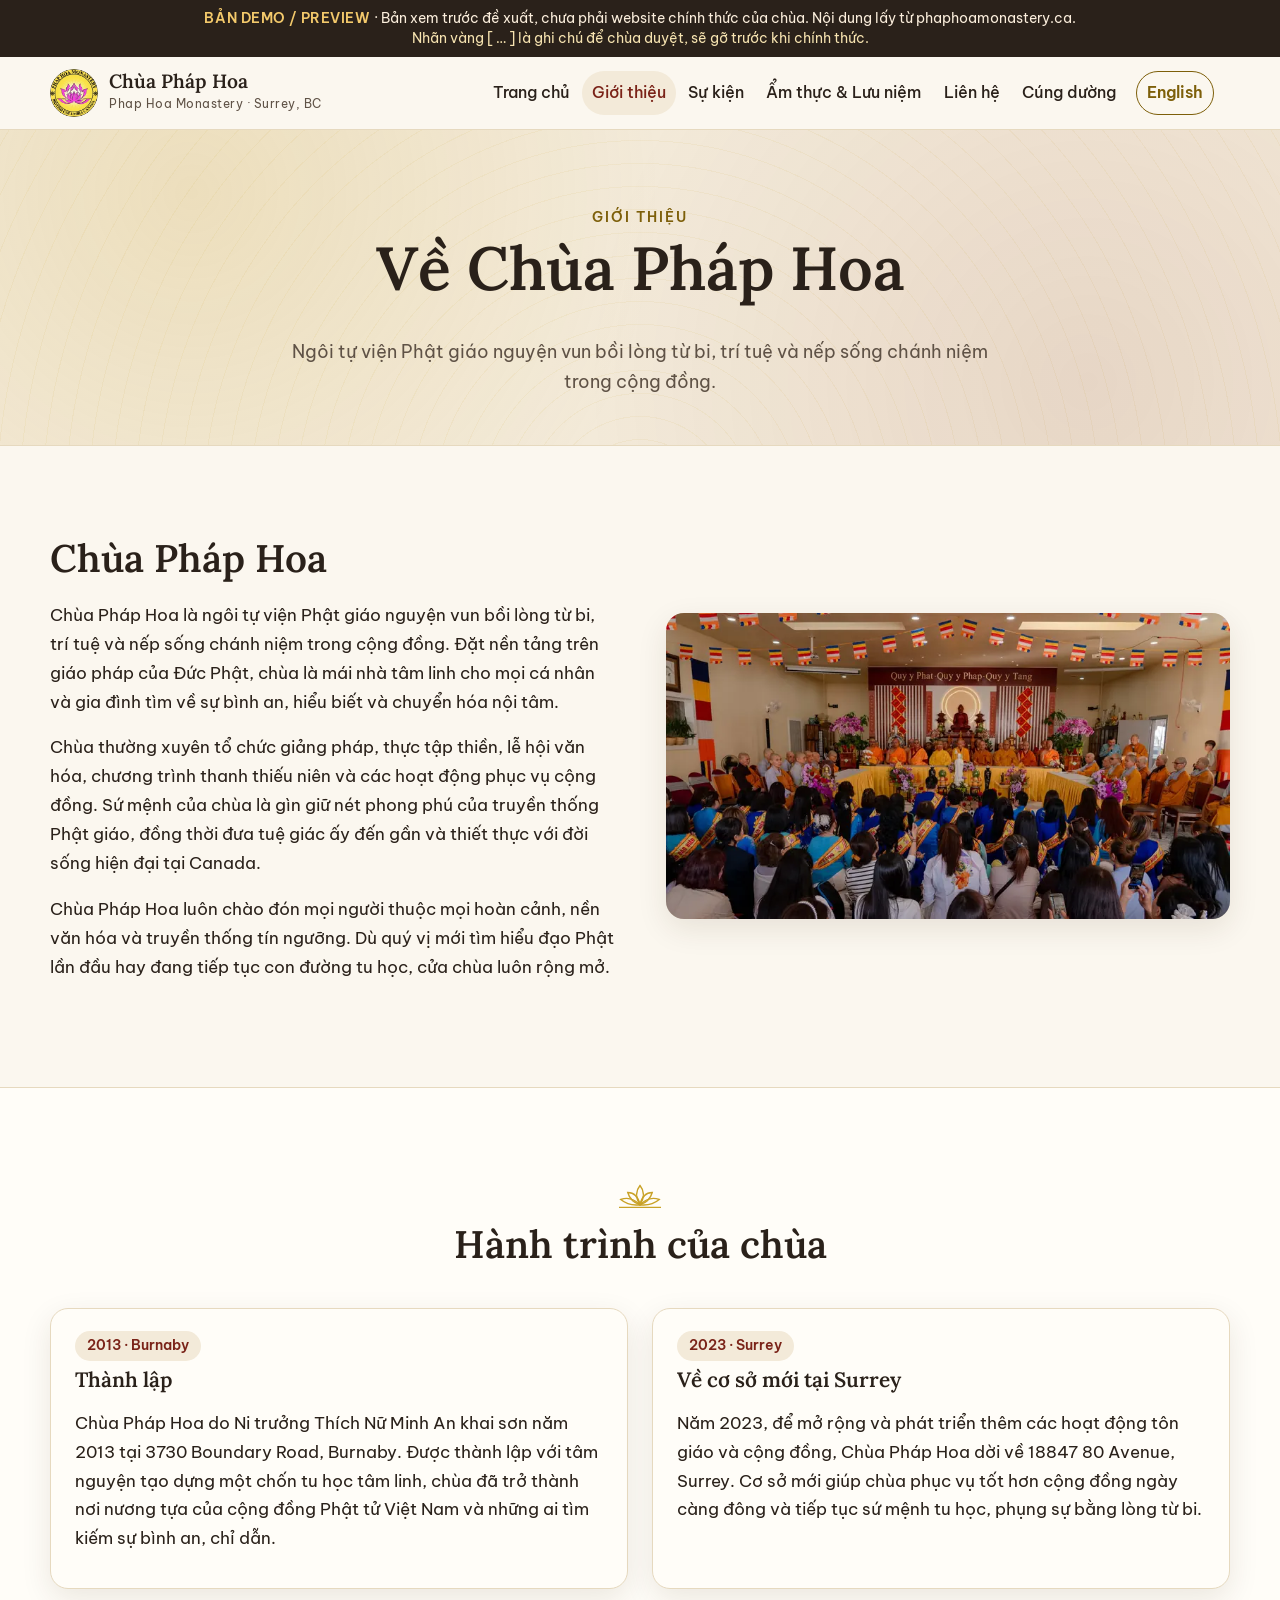
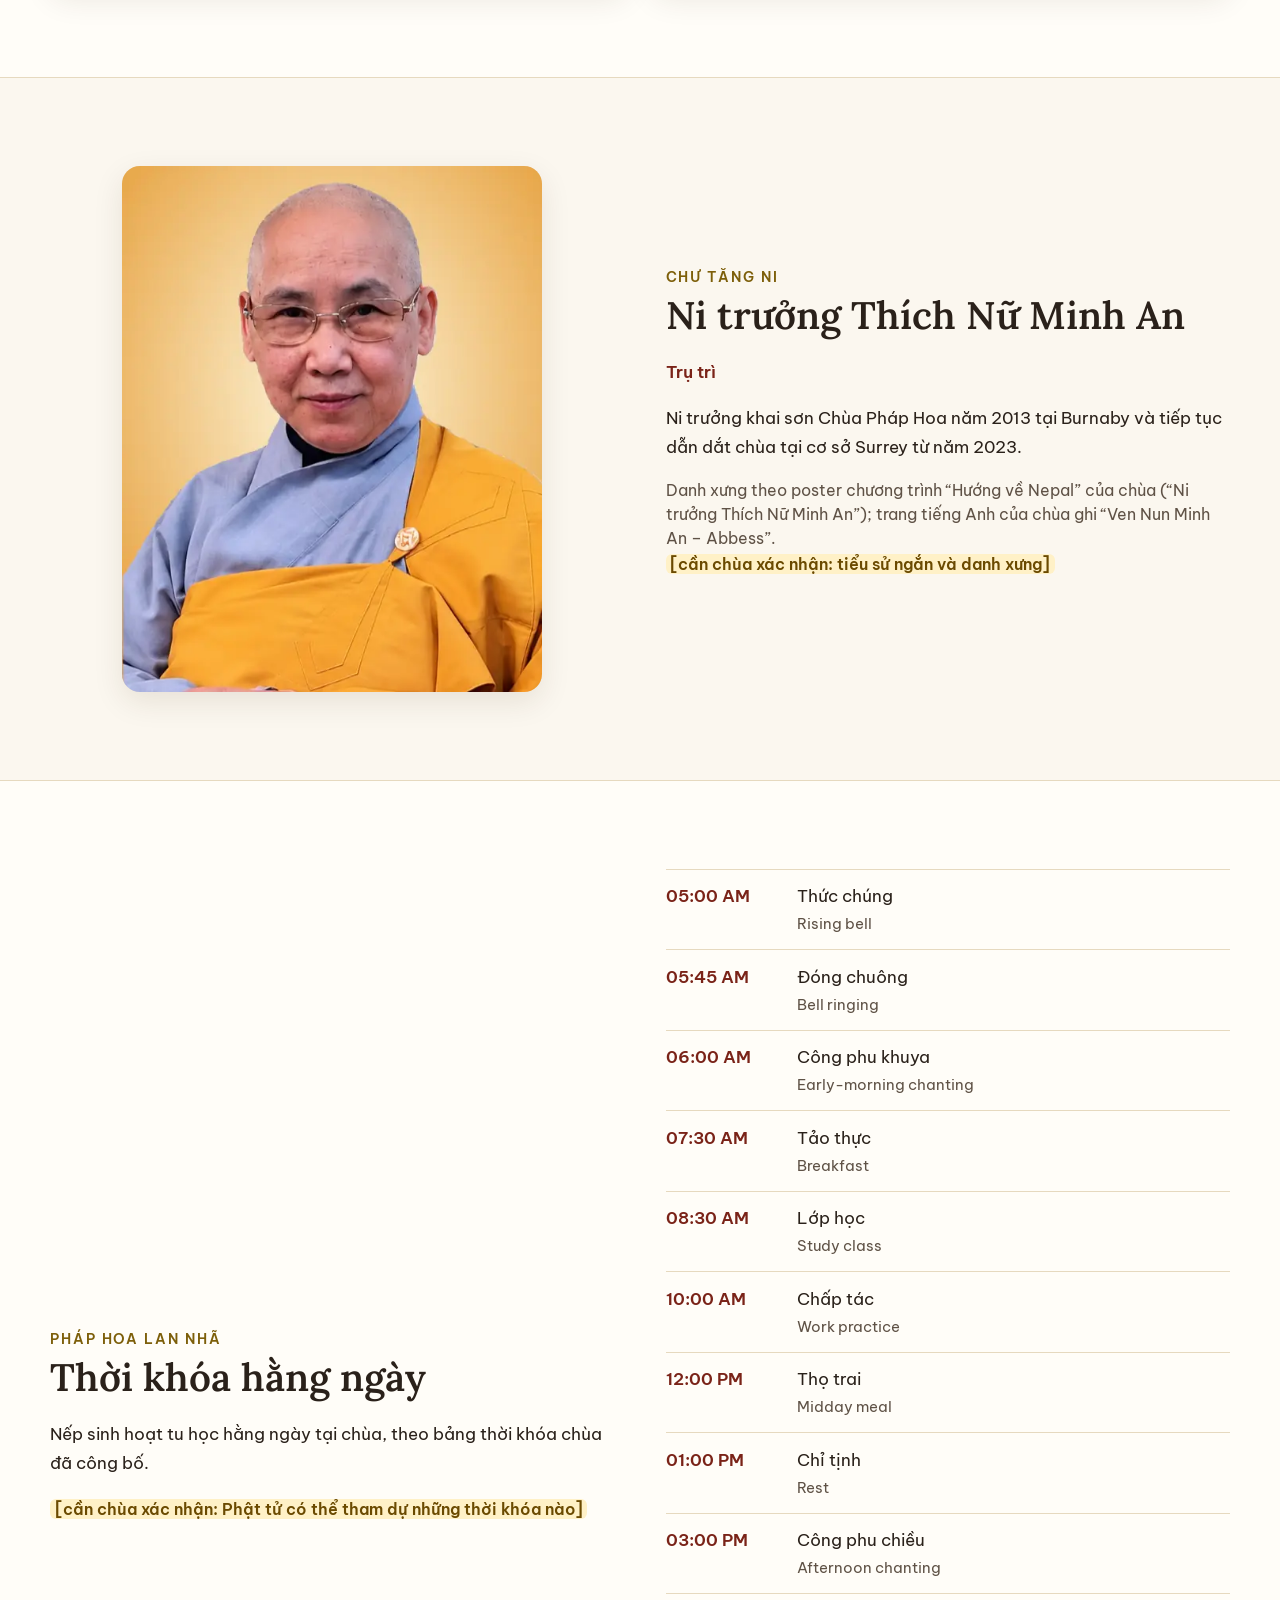
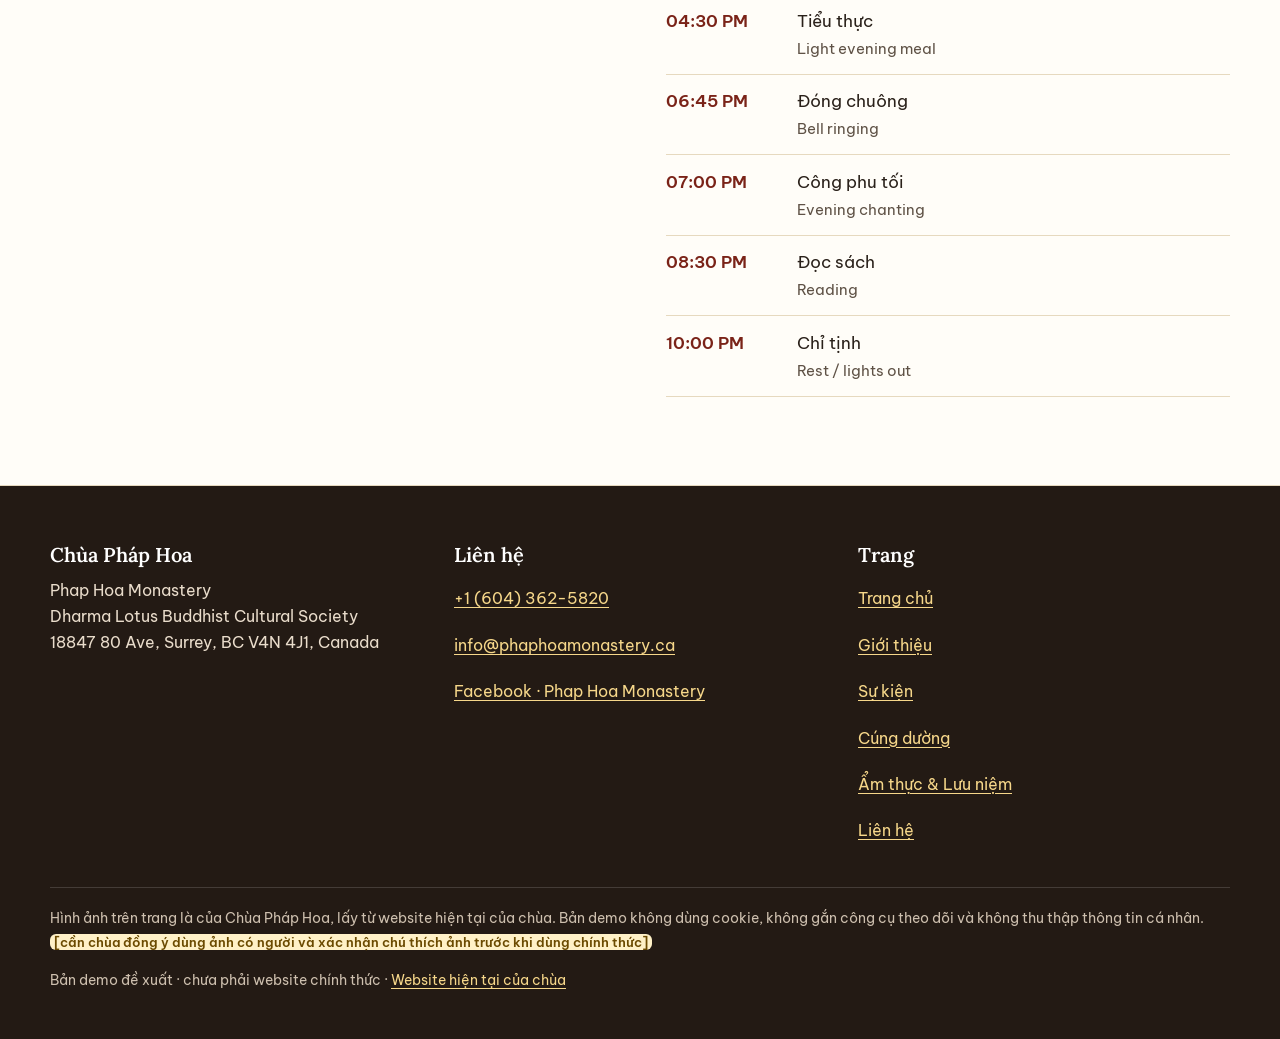
<file: gioi-thieu/index.html>
<!doctype html>
<html lang="vi" class="no-js">
<head>
<meta charset="utf-8">
<meta name="viewport" content="width=device-width, initial-scale=1">
<script>document.documentElement.className="js"</script>
<meta name="robots" content="noindex, nofollow, noarchive">
<title>Giới thiệu · Chùa Pháp Hoa (demo)</title>
<meta name="description" content="Câu chuyện Chùa Pháp Hoa từ Burnaby (2013) đến Surrey (2023), Ni trưởng Thích Nữ Minh An – Trụ trì, và thời khóa hằng ngày.">
<meta property="og:type" content="website">
<meta property="og:title" content="Giới thiệu · Chùa Pháp Hoa (demo)">
<meta property="og:description" content="Câu chuyện Chùa Pháp Hoa từ Burnaby (2013) đến Surrey (2023), Ni trưởng Thích Nữ Minh An – Trụ trì, và thời khóa hằng ngày.">
<meta property="og:image" content="https://bepnhobencha-rgb.github.io/phap-hoa-demo/assets/img/og-image.jpg">
<meta property="og:image:width" content="1200"><meta property="og:image:height" content="630">
<meta property="og:locale" content="vi_VN">
<link rel="canonical" href="https://bepnhobencha-rgb.github.io/phap-hoa-demo/gioi-thieu/">
<link rel="alternate" hreflang="vi" href="https://bepnhobencha-rgb.github.io/phap-hoa-demo/gioi-thieu/">
<link rel="alternate" hreflang="en" href="https://bepnhobencha-rgb.github.io/phap-hoa-demo/en/about/">
<meta property="og:url" content="https://bepnhobencha-rgb.github.io/phap-hoa-demo/gioi-thieu/">
<meta name="theme-color" content="#7a2318">
<link rel="icon" href="../assets/img/favicon-32.png" sizes="32x32">
<link rel="apple-touch-icon" href="../assets/img/apple-touch-icon.png">
<link rel="preload" href="../assets/fonts/BeVietnamPro-400-vietnamese.woff2" as="font" type="font/woff2" crossorigin>
<link rel="preload" href="../assets/fonts/Lora-500-vietnamese.woff2" as="font" type="font/woff2" crossorigin>
<link rel="preload" href="../assets/fonts/Lora-500-latin.woff2" as="font" type="font/woff2" crossorigin>
<link rel="stylesheet" href="../assets/fonts/fonts.css">
<link rel="stylesheet" href="../assets/css/style.css">
<script src="../assets/js/main.js" defer></script>
</head>
<body>
<a class="skip" href="#main">Bỏ qua, đến nội dung chính</a>
<div class="demo-bar" role="note"><strong>BẢN DEMO / PREVIEW</strong> · Bản xem trước đề xuất, chưa phải website chính thức của chùa. Nội dung lấy từ phaphoamonastery.ca. <span class="demo-ph">Nhãn vàng [ … ] là ghi chú để chùa duyệt, sẽ gỡ trước khi chính thức.</span></div>
<header class="site-header">
 <div class="wrap head-in">
  <a class="brand" href="../">
   <img src="../assets/img/logo-160.webp" width="48" height="48" alt="">
   <span><span class="brand-name">Chùa Pháp Hoa</span><span class="brand-sub">Phap Hoa Monastery · Surrey, BC</span></span>
  </a>
  <div class="head-act">
   <button class="menu-btn" type="button" aria-expanded="false" aria-controls="site-nav"><svg width="22" height="22" viewBox="0 0 24 24" fill="none" stroke="currentColor" stroke-width="2" aria-hidden="true"><path d="M4 7h16M4 12h16M4 17h16"/></svg><span>Menu</span></button>
  </div>
  <nav id="site-nav" class="nav" aria-label="Điều hướng chính">
   <ul><li><a href="../">Trang chủ</a></li><li><a href="../gioi-thieu/" aria-current="page">Giới thiệu</a></li><li><a href="../su-kien/">Sự kiện</a></li><li><a href="../am-thuc-luu-niem/">Ẩm thực & Lưu niệm</a></li><li><a href="../lien-he/">Liên hệ</a></li><li class=nav-donate><a href="../cung-duong/">Cúng dường</a></li></ul>
   <a class="lang" href="../en/about/" hreflang="en" lang="en">English</a>
  </nav>
 </div>
</header>
<main id="main">
<div class="page-head"><div class="wrap"><span class="eyebrow">Giới thiệu</span><h1>Về Chùa Pháp Hoa</h1>
<p>Ngôi tự viện Phật giáo nguyện vun bồi lòng từ bi, trí tuệ và nếp sống chánh niệm trong cộng đồng.</p></div></div>
<section>
 <div class="wrap split">
  <div>
   <h2>Chùa Pháp Hoa</h2>
   <p>Chùa Pháp Hoa là ngôi tự viện Phật giáo nguyện vun bồi lòng từ bi, trí tuệ và nếp sống chánh niệm trong cộng đồng. Đặt nền tảng trên giáo pháp của Đức Phật, chùa là mái nhà tâm linh cho mọi cá nhân và gia đình tìm về sự bình an, hiểu biết và chuyển hóa nội tâm.</p>
   <p>Chùa thường xuyên tổ chức giảng pháp, thực tập thiền, lễ hội văn hóa, chương trình thanh thiếu niên và các hoạt động phục vụ cộng đồng. Sứ mệnh của chùa là gìn giữ nét phong phú của truyền thống Phật giáo, đồng thời đưa tuệ giác ấy đến gần và thiết thực với đời sống hiện đại tại Canada.</p>
   <p>Chùa Pháp Hoa luôn chào đón mọi người thuộc mọi hoàn cảnh, nền văn hóa và truyền thống tín ngưỡng. Dù quý vị mới tìm hiểu đạo Phật lần đầu hay đang tiếp tục con đường tu học, cửa chùa luôn rộng mở.</p>
  </div>
  <figure class="photo"><img src="../assets/img/vu-lan-chanh-dien-1400.webp" srcset="../assets/img/vu-lan-chanh-dien-800.webp 800w, ../assets/img/vu-lan-chanh-dien-1400.webp 1400w" sizes="(min-width: 900px) 50vw, 100vw" alt="Chánh điện Chùa Pháp Hoa trong Đại Lễ Vu Lan" width="1400" height="759" loading="lazy" decoding="async"></figure>
 </div>
</section>
<section class="sec-alt" aria-labelledby="story">
 <div class="wrap">
  <div class="sec-title"><svg class="lotus" viewBox="0 0 64 32" fill="none" stroke="currentColor" stroke-width="1.6" aria-hidden="true"><path d="M32 4c5 6 5 14 0 22-5-8-5-16 0-22z"/><path d="M32 26c-6-2-12-7-14-14 7 0 12 5 14 14zM32 26c6-2 12-7 14-14-7 0-12 5-14 14z"/><path d="M32 26c-8 1-16-1-22-6 8-3 16 0 22 6zM32 26c8 1 16-1 22-6-8-3-16 0-22 6z"/><path d="M8 29h48"/></svg><h2 id="story">Hành trình của chùa</h2></div>
  <div class="grid g2">
   <article class="card"><div class="card-body"><span class="date-chip">2013 · Burnaby</span><h3>Thành lập</h3>
    <p>Chùa Pháp Hoa do Ni trưởng Thích Nữ Minh An khai sơn năm 2013 tại 3730 Boundary Road, Burnaby. Được thành lập với tâm nguyện tạo dựng một chốn tu học tâm linh, chùa đã trở thành nơi nương tựa của cộng đồng Phật tử Việt Nam và những ai tìm kiếm sự bình an, chỉ dẫn.</p></div></article>
   <article class="card"><div class="card-body"><span class="date-chip">2023 · Surrey</span><h3>Về cơ sở mới tại Surrey</h3>
    <p>Năm 2023, để mở rộng và phát triển thêm các hoạt động tôn giáo và cộng đồng, Chùa Pháp Hoa dời về 18847 80 Avenue, Surrey. Cơ sở mới giúp chùa phục vụ tốt hơn cộng đồng ngày càng đông và tiếp tục sứ mệnh tu học, phụng sự bằng lòng từ bi.</p></div></article>
  </div>
 </div>
</section>
<section aria-labelledby="abbess">
 <div class="wrap split">
  <figure class="photo" style="max-width:420px;justify-self:center"><img src="../assets/img/su-co-minh-an-531.webp" srcset="../assets/img/su-co-minh-an-531.webp 531w" sizes="420px" alt="Chân dung Ni trưởng Thích Nữ Minh An, Trụ trì Chùa Pháp Hoa" width="531" height="664" loading="lazy" decoding="async"></figure>
  <div>
   <span class="eyebrow">Chư Tăng Ni</span>
   <h2 id="abbess">Ni trưởng Thích Nữ Minh An</h2>
   <p class="goal">Trụ trì</p>
   <p>Ni trưởng khai sơn Chùa Pháp Hoa năm 2013 tại Burnaby và tiếp tục dẫn dắt chùa tại cơ sở Surrey từ năm 2023.</p>
   <p><span class="small-note">Danh xưng theo poster chương trình “Hướng về Nepal” của chùa (“Ni trưởng Thích Nữ Minh An”); trang tiếng Anh của chùa ghi “Ven Nun Minh An – Abbess”.</span> <span class="ph">[cần chùa xác nhận: tiểu sử ngắn và danh xưng]</span></p>
  </div>
 </div>
</section>
<section class="sec-alt" aria-labelledby="daily">
 <div class="wrap split">
  <div>
   <span class="eyebrow">Pháp Hoa Lan Nhã</span>
   <h2 id="daily">Thời khóa hằng ngày</h2>
   <p>Nếp sinh hoạt tu học hằng ngày tại chùa, theo bảng thời khóa chùa đã công bố.</p>
   <p><span class="ph">[cần chùa xác nhận: Phật tử có thể tham dự những thời khóa nào]</span></p>
  </div>
  <ul class="sched"><li><span class="t">05:00 AM</span><span><span lang="vi">Thức chúng</span><span class="en" lang="en">Rising bell</span></span></li><li><span class="t">05:45 AM</span><span><span lang="vi">Đóng chuông</span><span class="en" lang="en">Bell ringing</span></span></li><li><span class="t">06:00 AM</span><span><span lang="vi">Công phu khuya</span><span class="en" lang="en">Early-morning chanting</span></span></li><li><span class="t">07:30 AM</span><span><span lang="vi">Tảo thực</span><span class="en" lang="en">Breakfast</span></span></li><li><span class="t">08:30 AM</span><span><span lang="vi">Lớp học</span><span class="en" lang="en">Study class</span></span></li><li><span class="t">10:00 AM</span><span><span lang="vi">Chấp tác</span><span class="en" lang="en">Work practice</span></span></li><li><span class="t">12:00 PM</span><span><span lang="vi">Thọ trai</span><span class="en" lang="en">Midday meal</span></span></li><li><span class="t">01:00 PM</span><span><span lang="vi">Chỉ tịnh</span><span class="en" lang="en">Rest</span></span></li><li><span class="t">03:00 PM</span><span><span lang="vi">Công phu chiều</span><span class="en" lang="en">Afternoon chanting</span></span></li><li><span class="t">04:30 PM</span><span><span lang="vi">Tiểu thực</span><span class="en" lang="en">Light evening meal</span></span></li><li><span class="t">06:45 PM</span><span><span lang="vi">Đóng chuông</span><span class="en" lang="en">Bell ringing</span></span></li><li><span class="t">07:00 PM</span><span><span lang="vi">Công phu tối</span><span class="en" lang="en">Evening chanting</span></span></li><li><span class="t">08:30 PM</span><span><span lang="vi">Đọc sách</span><span class="en" lang="en">Reading</span></span></li><li><span class="t">10:00 PM</span><span><span lang="vi">Chỉ tịnh</span><span class="en" lang="en">Rest / lights out</span></span></li></ul>
 </div>
</section>
</main>
<footer class="site-footer">
 <div class="wrap">
  <div class="foot-grid">
   <div>
    <h2>Chùa Pháp Hoa</h2>
    <p>Phap Hoa Monastery<br>Dharma Lotus Buddhist Cultural Society<br>18847 80 Ave, Surrey, BC V4N 4J1, Canada</p>
   </div>
   <div>
    <h2>Liên hệ</h2>
    <ul>
     <li><a href="tel:+16043625820">+1 (604) 362-5820</a></li>
     <li><a href="mailto:info@phaphoamonastery.ca">info@phaphoamonastery.ca</a></li>
     <li><a href="https://www.facebook.com/phaphoamonastery.ca" target="_blank" rel="noopener noreferrer">Facebook · Phap Hoa Monastery<span class="visually-hidden"> (mở tab mới / opens in new tab)</span></a></li>
    </ul>
   </div>
   <div>
    <h2>Trang</h2>
    <ul><li><a href="../">Trang chủ</a></li><li><a href="../gioi-thieu/">Giới thiệu</a></li><li><a href="../su-kien/">Sự kiện</a></li><li><a href="../cung-duong/">Cúng dường</a></li><li><a href="../am-thuc-luu-niem/">Ẩm thực & Lưu niệm</a></li><li><a href="../lien-he/">Liên hệ</a></li></ul>
   </div>
  </div>
  <div class="foot-bottom">
   <p>Hình ảnh trên trang là của Chùa Pháp Hoa, lấy từ website hiện tại của chùa. Bản demo không dùng cookie, không gắn công cụ theo dõi và không thu thập thông tin cá nhân. <span class="ph">[cần chùa đồng ý dùng ảnh có người và xác nhận chú thích ảnh trước khi dùng chính thức]</span></p>
   <p>Bản demo đề xuất · chưa phải website chính thức · <a href="https://www.phaphoamonastery.ca/" target="_blank" rel="noopener noreferrer">Website hiện tại của chùa<span class="visually-hidden"> (mở tab mới / opens in new tab)</span></a></p>
  </div>
 </div>
</footer>
</body>
</html>
</file>
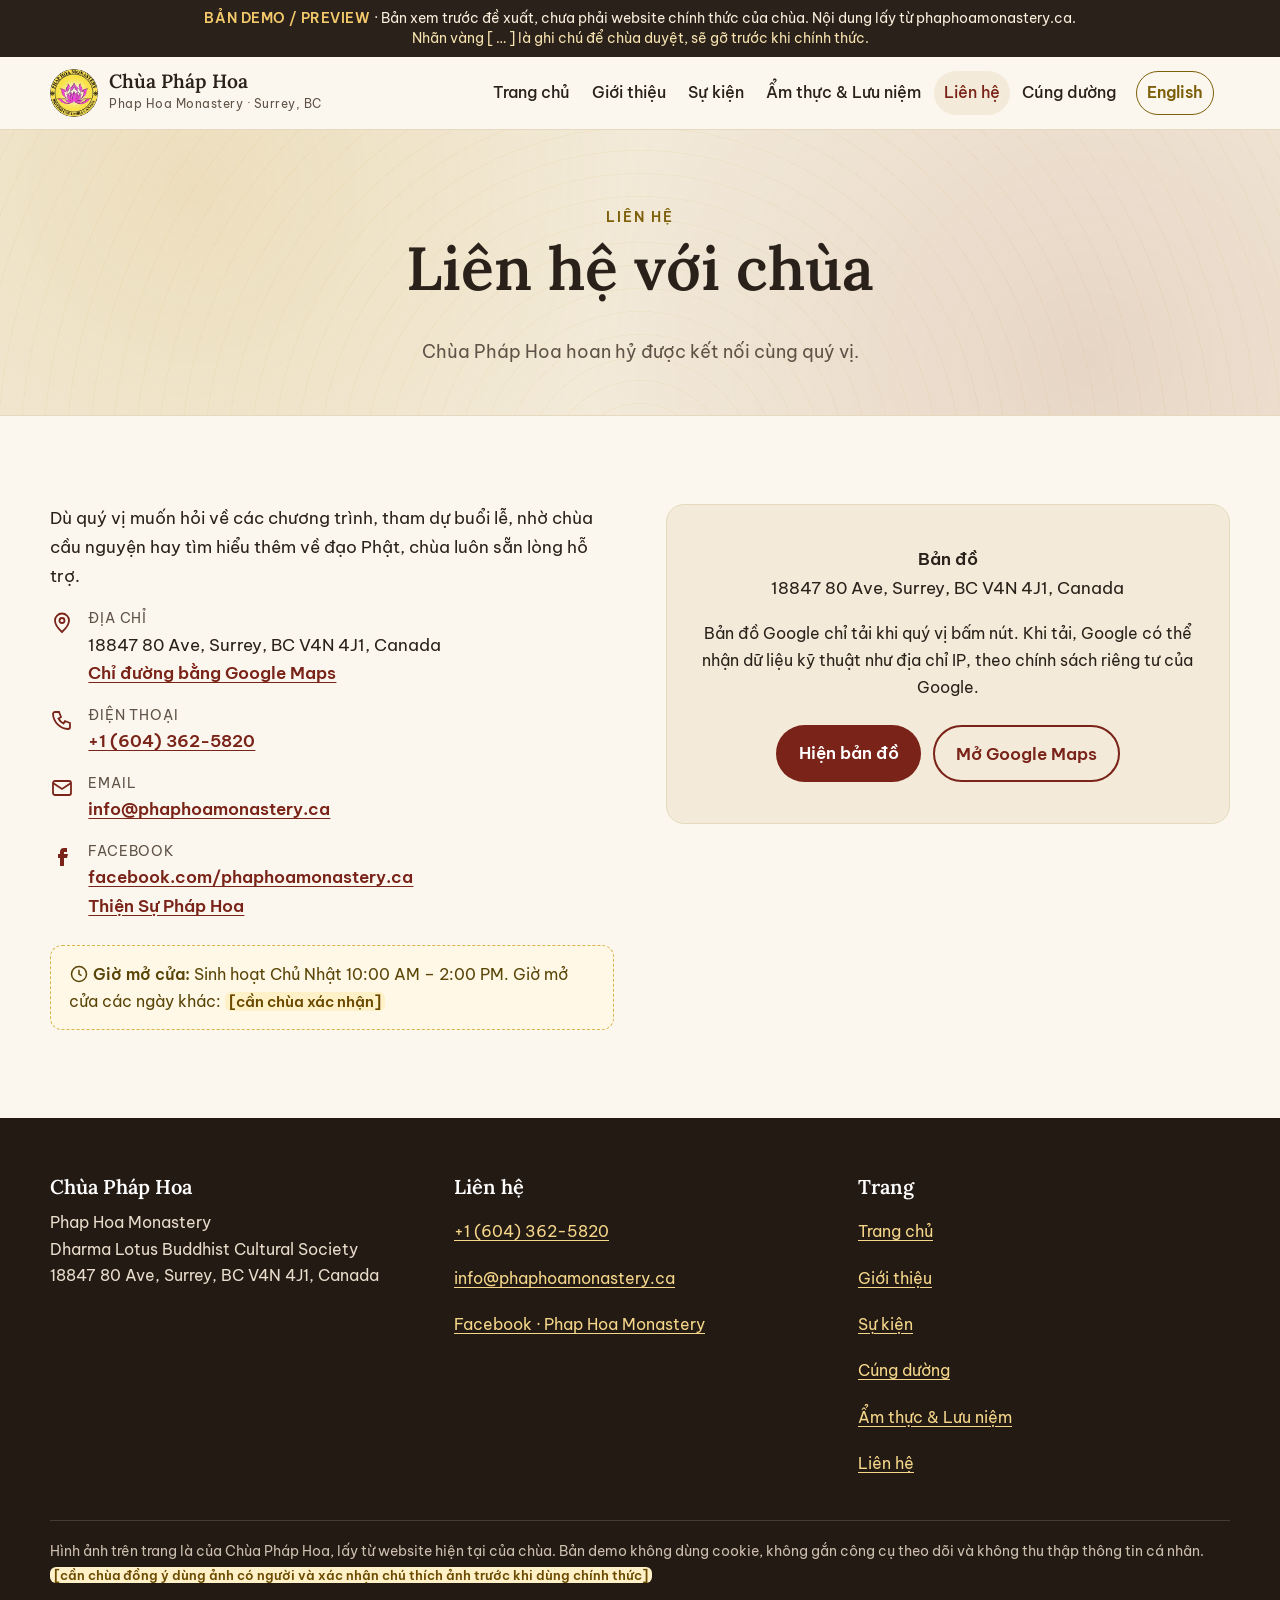
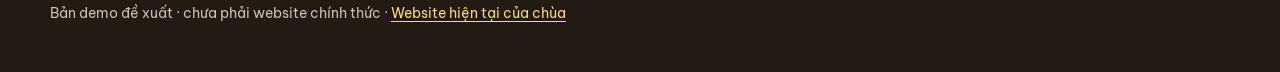
<file: lien-he/index.html>
<!doctype html>
<html lang="vi" class="no-js">
<head>
<meta charset="utf-8">
<meta name="viewport" content="width=device-width, initial-scale=1">
<script>document.documentElement.className="js"</script>
<meta name="robots" content="noindex, nofollow, noarchive">
<title>Liên hệ · Chùa Pháp Hoa (demo)</title>
<meta name="description" content="Địa chỉ, điện thoại, email và bản đồ đến Chùa Pháp Hoa, 18847 80 Ave, Surrey, BC.">
<meta property="og:type" content="website">
<meta property="og:title" content="Liên hệ · Chùa Pháp Hoa (demo)">
<meta property="og:description" content="Địa chỉ, điện thoại, email và bản đồ đến Chùa Pháp Hoa, 18847 80 Ave, Surrey, BC.">
<meta property="og:image" content="https://bepnhobencha-rgb.github.io/phap-hoa-demo/assets/img/og-image.jpg">
<meta property="og:image:width" content="1200"><meta property="og:image:height" content="630">
<meta property="og:locale" content="vi_VN">
<link rel="canonical" href="https://bepnhobencha-rgb.github.io/phap-hoa-demo/lien-he/">
<link rel="alternate" hreflang="vi" href="https://bepnhobencha-rgb.github.io/phap-hoa-demo/lien-he/">
<link rel="alternate" hreflang="en" href="https://bepnhobencha-rgb.github.io/phap-hoa-demo/en/contact/">
<meta property="og:url" content="https://bepnhobencha-rgb.github.io/phap-hoa-demo/lien-he/">
<meta name="theme-color" content="#7a2318">
<link rel="icon" href="../assets/img/favicon-32.png" sizes="32x32">
<link rel="apple-touch-icon" href="../assets/img/apple-touch-icon.png">
<link rel="preload" href="../assets/fonts/BeVietnamPro-400-vietnamese.woff2" as="font" type="font/woff2" crossorigin>
<link rel="preload" href="../assets/fonts/Lora-500-vietnamese.woff2" as="font" type="font/woff2" crossorigin>
<link rel="preload" href="../assets/fonts/Lora-500-latin.woff2" as="font" type="font/woff2" crossorigin>
<link rel="stylesheet" href="../assets/fonts/fonts.css">
<link rel="stylesheet" href="../assets/css/style.css">
<script src="../assets/js/main.js" defer></script>
</head>
<body>
<a class="skip" href="#main">Bỏ qua, đến nội dung chính</a>
<div class="demo-bar" role="note"><strong>BẢN DEMO / PREVIEW</strong> · Bản xem trước đề xuất, chưa phải website chính thức của chùa. Nội dung lấy từ phaphoamonastery.ca. <span class="demo-ph">Nhãn vàng [ … ] là ghi chú để chùa duyệt, sẽ gỡ trước khi chính thức.</span></div>
<header class="site-header">
 <div class="wrap head-in">
  <a class="brand" href="../">
   <img src="../assets/img/logo-160.webp" width="48" height="48" alt="">
   <span><span class="brand-name">Chùa Pháp Hoa</span><span class="brand-sub">Phap Hoa Monastery · Surrey, BC</span></span>
  </a>
  <div class="head-act">
   <button class="menu-btn" type="button" aria-expanded="false" aria-controls="site-nav"><svg width="22" height="22" viewBox="0 0 24 24" fill="none" stroke="currentColor" stroke-width="2" aria-hidden="true"><path d="M4 7h16M4 12h16M4 17h16"/></svg><span>Menu</span></button>
  </div>
  <nav id="site-nav" class="nav" aria-label="Điều hướng chính">
   <ul><li><a href="../">Trang chủ</a></li><li><a href="../gioi-thieu/">Giới thiệu</a></li><li><a href="../su-kien/">Sự kiện</a></li><li><a href="../am-thuc-luu-niem/">Ẩm thực & Lưu niệm</a></li><li><a href="../lien-he/" aria-current="page">Liên hệ</a></li><li class=nav-donate><a href="../cung-duong/">Cúng dường</a></li></ul>
   <a class="lang" href="../en/contact/" hreflang="en" lang="en">English</a>
  </nav>
 </div>
</header>
<main id="main">
<div class="page-head"><div class="wrap"><span class="eyebrow">Liên hệ</span><h1>Liên hệ với chùa</h1>
<p>Chùa Pháp Hoa hoan hỷ được kết nối cùng quý vị.</p></div></div>
<section>
 <div class="wrap split" style="align-items:start">
  <div>
   <p>Dù quý vị muốn hỏi về các chương trình, tham dự buổi lễ, nhờ chùa cầu nguyện hay tìm hiểu thêm về đạo Phật, chùa luôn sẵn lòng hỗ trợ.</p>
   <ul class="info">
 <li><svg viewBox="0 0 24 24" fill="none" stroke="currentColor" stroke-width="1.8" aria-hidden="true"><path d="M12 21s-7-6.2-7-11.5A7 7 0 0 1 19 9.5C19 14.8 12 21 12 21z"/><circle cx="12" cy="9.5" r="2.5"/></svg><span><span class="lbl">Địa chỉ</span>18847 80 Ave, Surrey, BC V4N 4J1, Canada<br><a href="https://www.google.com/maps/search/?api=1&query=18847+80+Ave+Surrey+BC+V4N+4J1" target="_blank" rel="noopener noreferrer">Chỉ đường bằng Google Maps<span class="visually-hidden"> (mở tab mới / opens in new tab)</span></a></span></li>
 <li><svg viewBox="0 0 24 24" fill="none" stroke="currentColor" stroke-width="1.8" aria-hidden="true"><path d="M5 4h4l2 5-2.5 1.5a11 11 0 0 0 5 5L15 13l5 2v4a2 2 0 0 1-2 2A16 16 0 0 1 3 6a2 2 0 0 1 2-2z"/></svg><span><span class="lbl">Điện thoại</span><a href="tel:+16043625820">+1 (604) 362-5820</a></span></li>
 <li><svg viewBox="0 0 24 24" fill="none" stroke="currentColor" stroke-width="1.8" aria-hidden="true"><rect x="3" y="5" width="18" height="14" rx="2"/><path d="m3 7 9 6 9-6"/></svg><span><span class="lbl">Email</span><a href="mailto:info@phaphoamonastery.ca">info@phaphoamonastery.ca</a></span></li>
 <li><svg viewBox="0 0 24 24" fill="currentColor" aria-hidden="true"><path d="M14 8h3V4h-3a4 4 0 0 0-4 4v2H8v4h2v8h4v-8h3l1-4h-4V8z"/></svg><span><span class="lbl">Facebook</span><a href="https://www.facebook.com/phaphoamonastery.ca" target="_blank" rel="noopener noreferrer">facebook.com/phaphoamonastery.ca<span class="visually-hidden"> (mở tab mới / opens in new tab)</span></a><br><a href="https://www.facebook.com/thiensuphaphoa" target="_blank" rel="noopener noreferrer">Thiện Sự Pháp Hoa<span class="visually-hidden"> (mở tab mới / opens in new tab)</span></a></span></li>
</ul>
   <div class="note" style="margin-top:1.5rem"><p style="margin:0"><svg style="width:20px;height:20px;vertical-align:-4px;margin-right:.3rem" viewBox="0 0 24 24" fill="none" stroke="currentColor" stroke-width="1.8" aria-hidden="true"><circle cx="12" cy="12" r="9"/><path d="M12 7v5l3 2"/></svg><strong>Giờ mở cửa:</strong> Sinh hoạt Chủ Nhật 10:00 AM – 2:00 PM. Giờ mở cửa các ngày khác: <span class="ph">[cần chùa xác nhận]</span></p></div>
  </div>
  <div>
   <div class="map"><div><p><strong>Bản đồ</strong><br>18847 80 Ave, Surrey, BC V4N 4J1, Canada</p><p style="font-size:1rem">Bản đồ Google chỉ tải khi quý vị bấm nút. Khi tải, Google có thể nhận dữ liệu kỹ thuật như địa chỉ IP, theo chính sách riêng tư của Google.</p>
 <div class="btns" style="justify-content:center"><button type="button" class="btn btn-primary" data-map-load="https://www.google.com/maps?q=18847+80+Ave,+Surrey,+BC+V4N+4J1&output=embed" data-map-title="Bản đồ Google: Chùa Pháp Hoa">Hiện bản đồ</button><a href="https://www.google.com/maps/search/?api=1&query=18847+80+Ave+Surrey+BC+V4N+4J1" class="btn btn-ghost" target="_blank" rel="noopener noreferrer">Mở Google Maps<span class="visually-hidden"> (mở tab mới / opens in new tab)</span></a></div></div></div>
  </div>
 </div>
</section>
</main>
<footer class="site-footer">
 <div class="wrap">
  <div class="foot-grid">
   <div>
    <h2>Chùa Pháp Hoa</h2>
    <p>Phap Hoa Monastery<br>Dharma Lotus Buddhist Cultural Society<br>18847 80 Ave, Surrey, BC V4N 4J1, Canada</p>
   </div>
   <div>
    <h2>Liên hệ</h2>
    <ul>
     <li><a href="tel:+16043625820">+1 (604) 362-5820</a></li>
     <li><a href="mailto:info@phaphoamonastery.ca">info@phaphoamonastery.ca</a></li>
     <li><a href="https://www.facebook.com/phaphoamonastery.ca" target="_blank" rel="noopener noreferrer">Facebook · Phap Hoa Monastery<span class="visually-hidden"> (mở tab mới / opens in new tab)</span></a></li>
    </ul>
   </div>
   <div>
    <h2>Trang</h2>
    <ul><li><a href="../">Trang chủ</a></li><li><a href="../gioi-thieu/">Giới thiệu</a></li><li><a href="../su-kien/">Sự kiện</a></li><li><a href="../cung-duong/">Cúng dường</a></li><li><a href="../am-thuc-luu-niem/">Ẩm thực & Lưu niệm</a></li><li><a href="../lien-he/">Liên hệ</a></li></ul>
   </div>
  </div>
  <div class="foot-bottom">
   <p>Hình ảnh trên trang là của Chùa Pháp Hoa, lấy từ website hiện tại của chùa. Bản demo không dùng cookie, không gắn công cụ theo dõi và không thu thập thông tin cá nhân. <span class="ph">[cần chùa đồng ý dùng ảnh có người và xác nhận chú thích ảnh trước khi dùng chính thức]</span></p>
   <p>Bản demo đề xuất · chưa phải website chính thức · <a href="https://www.phaphoamonastery.ca/" target="_blank" rel="noopener noreferrer">Website hiện tại của chùa<span class="visually-hidden"> (mở tab mới / opens in new tab)</span></a></p>
  </div>
 </div>
</footer>
</body>
</html>
</file>
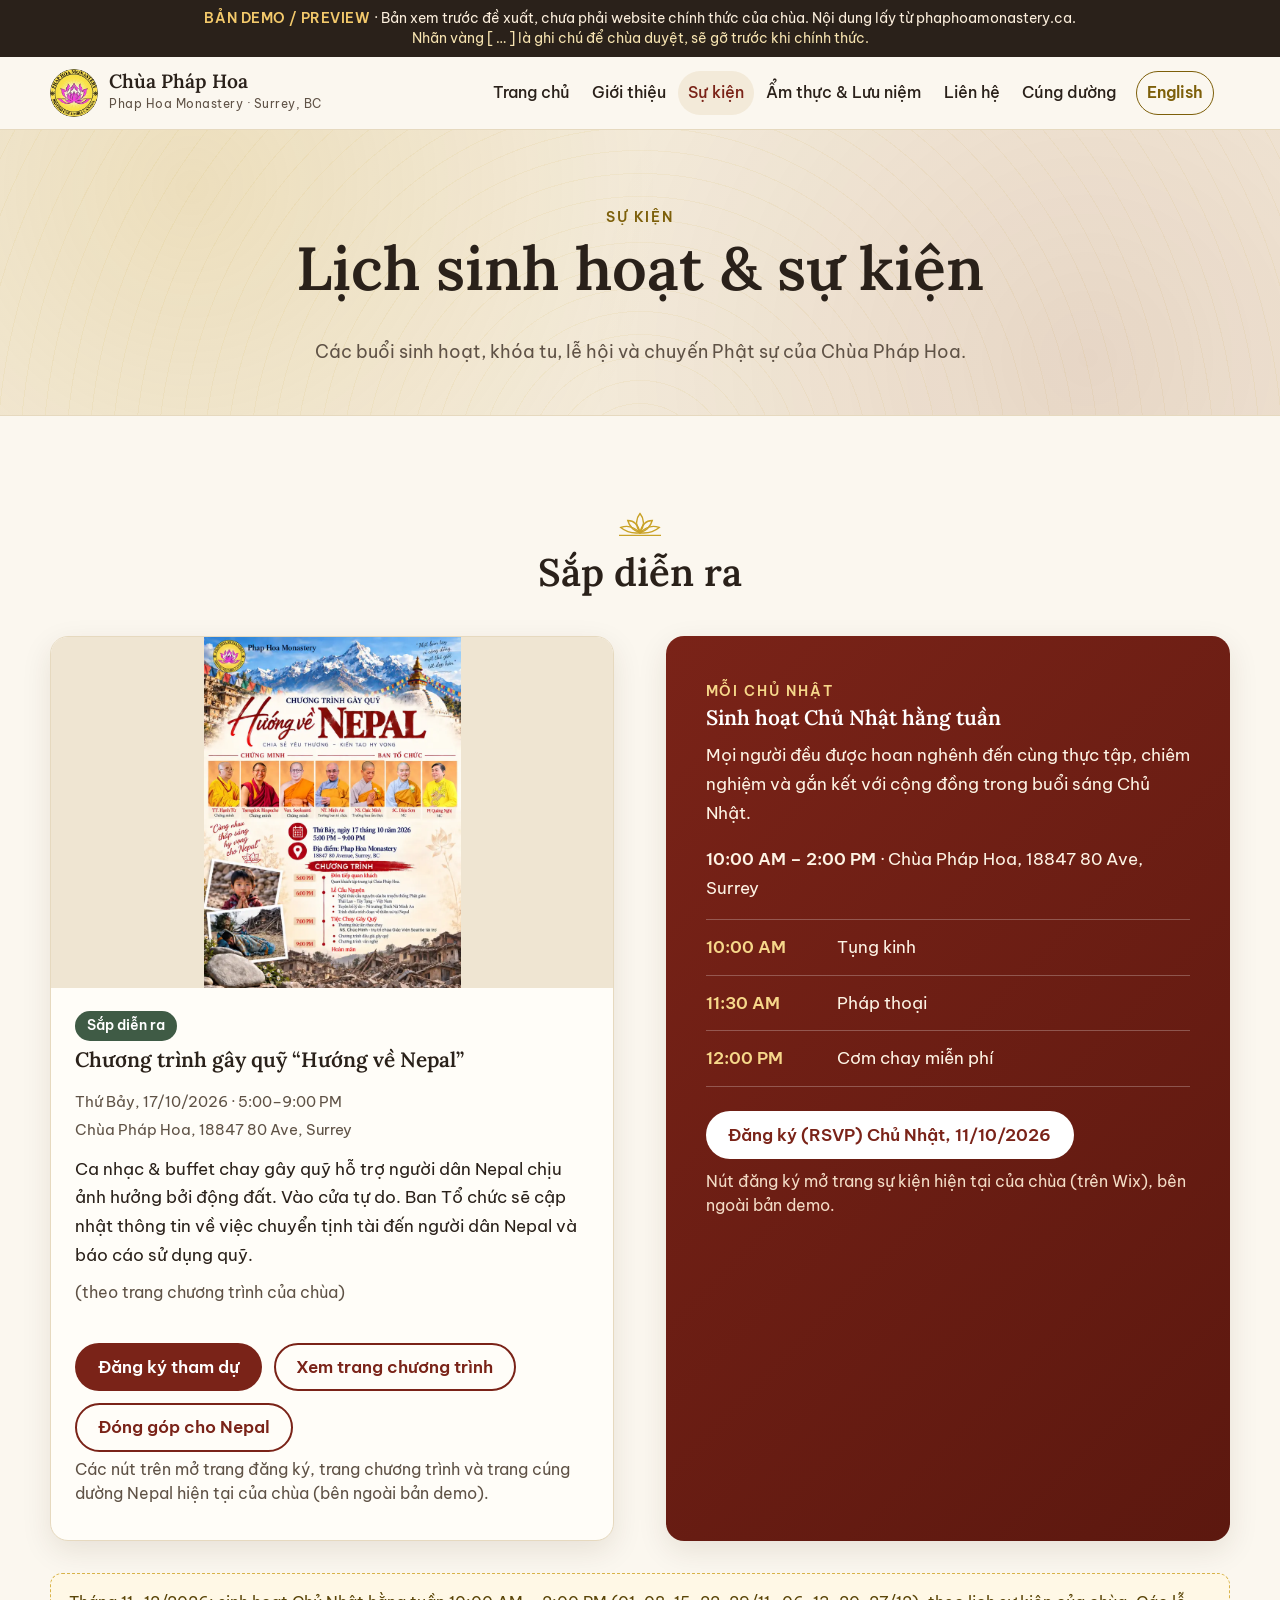
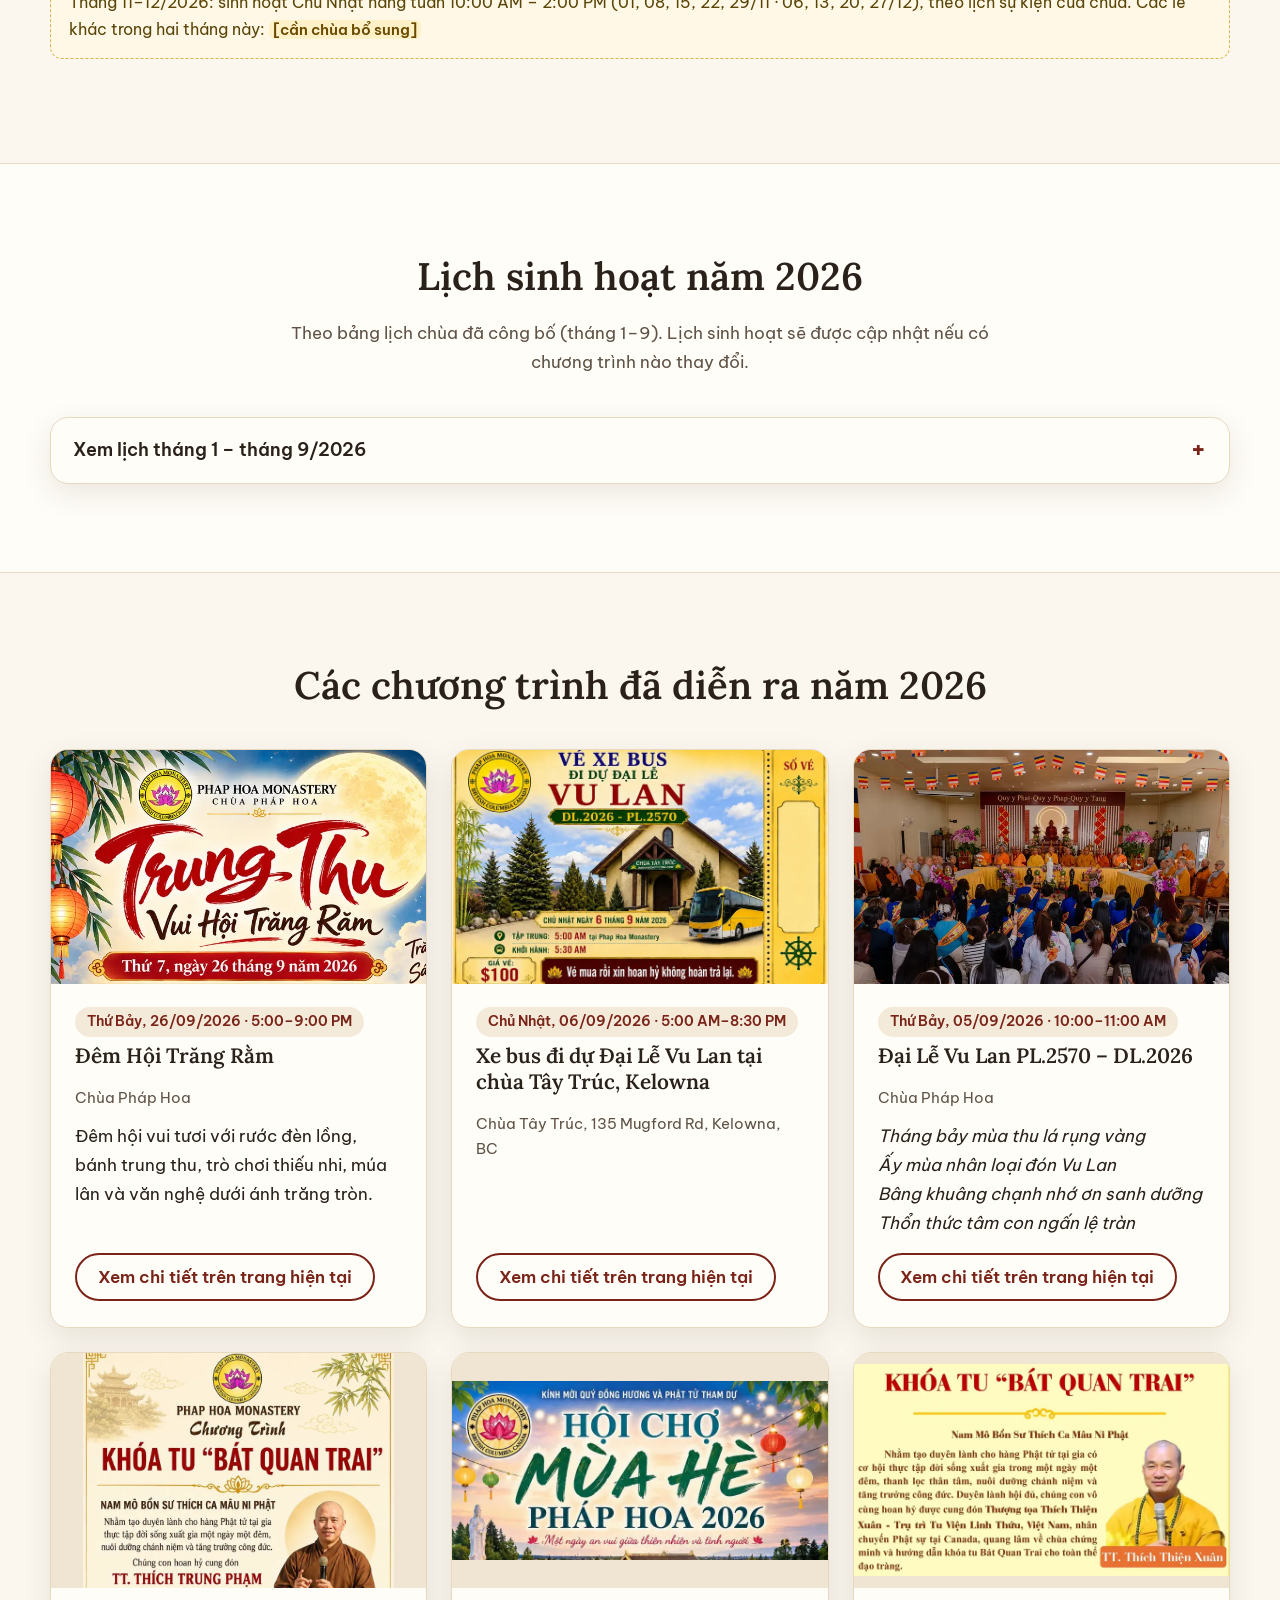
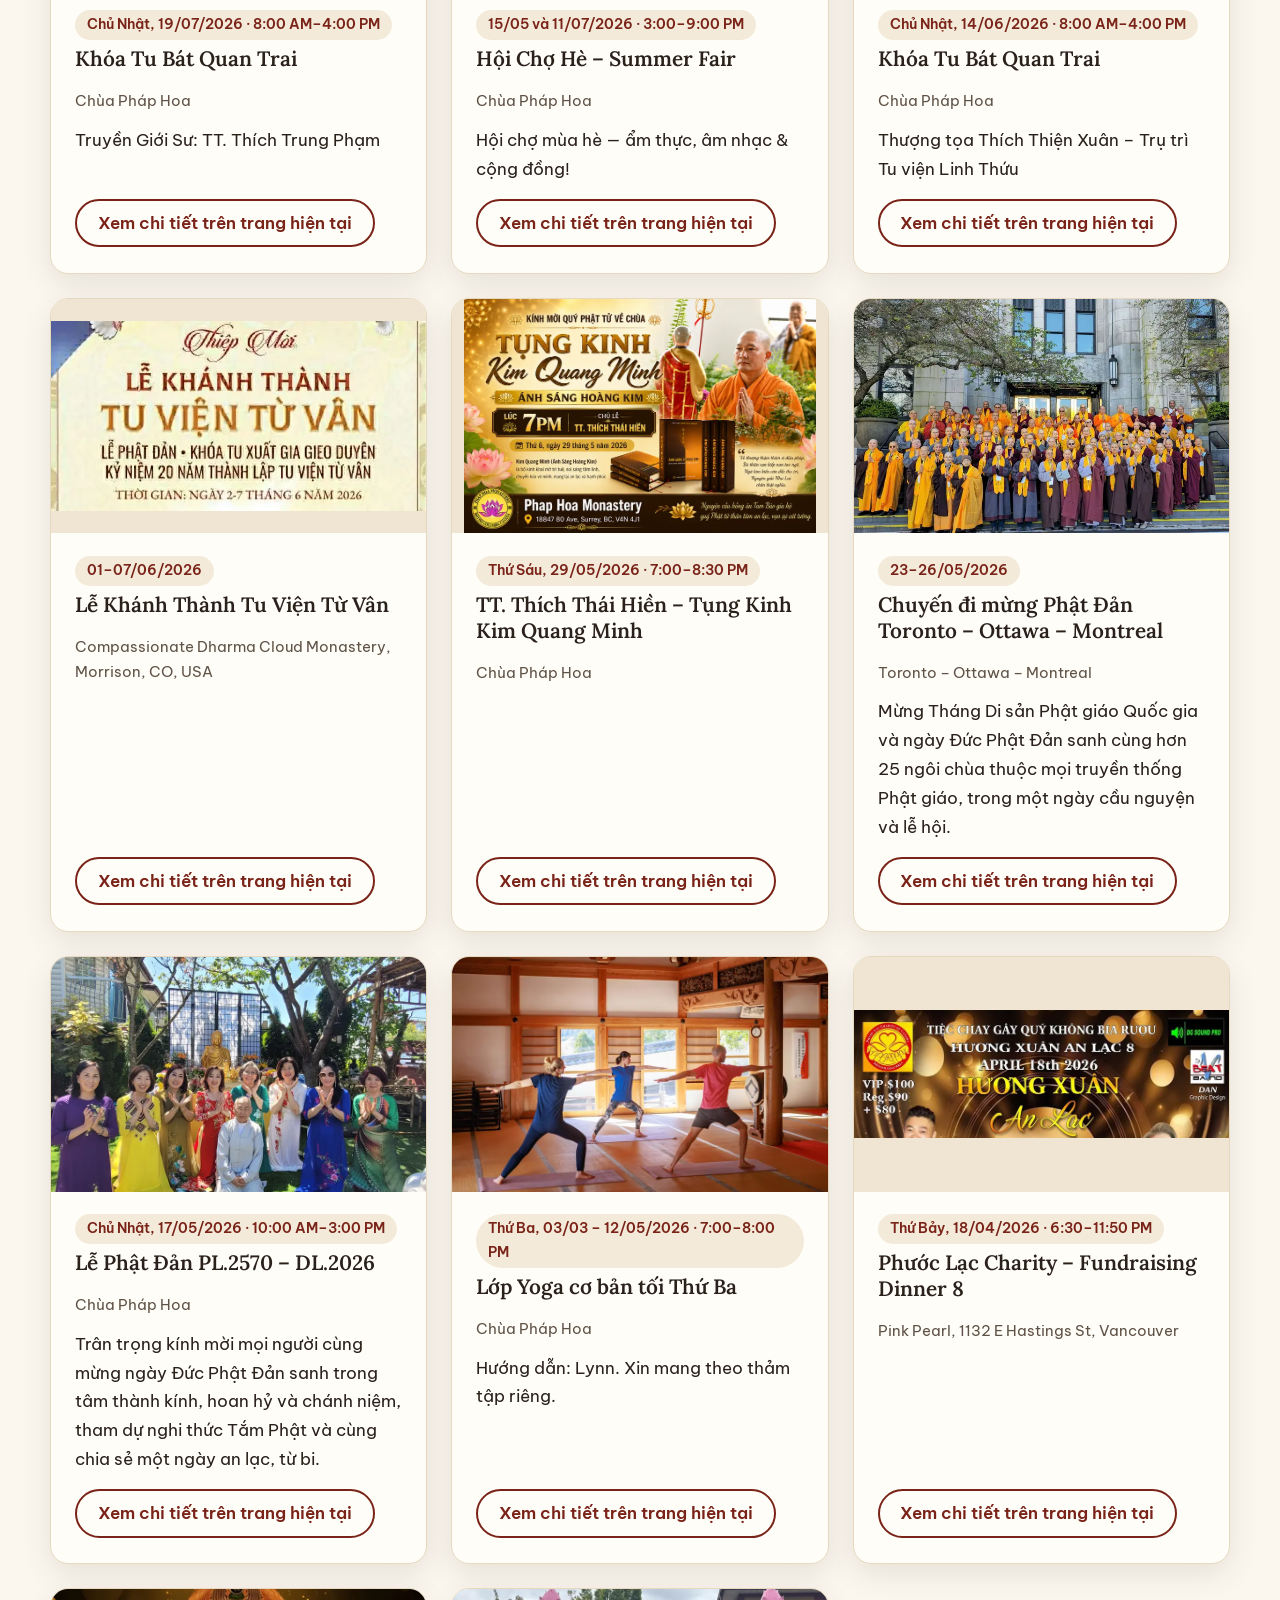
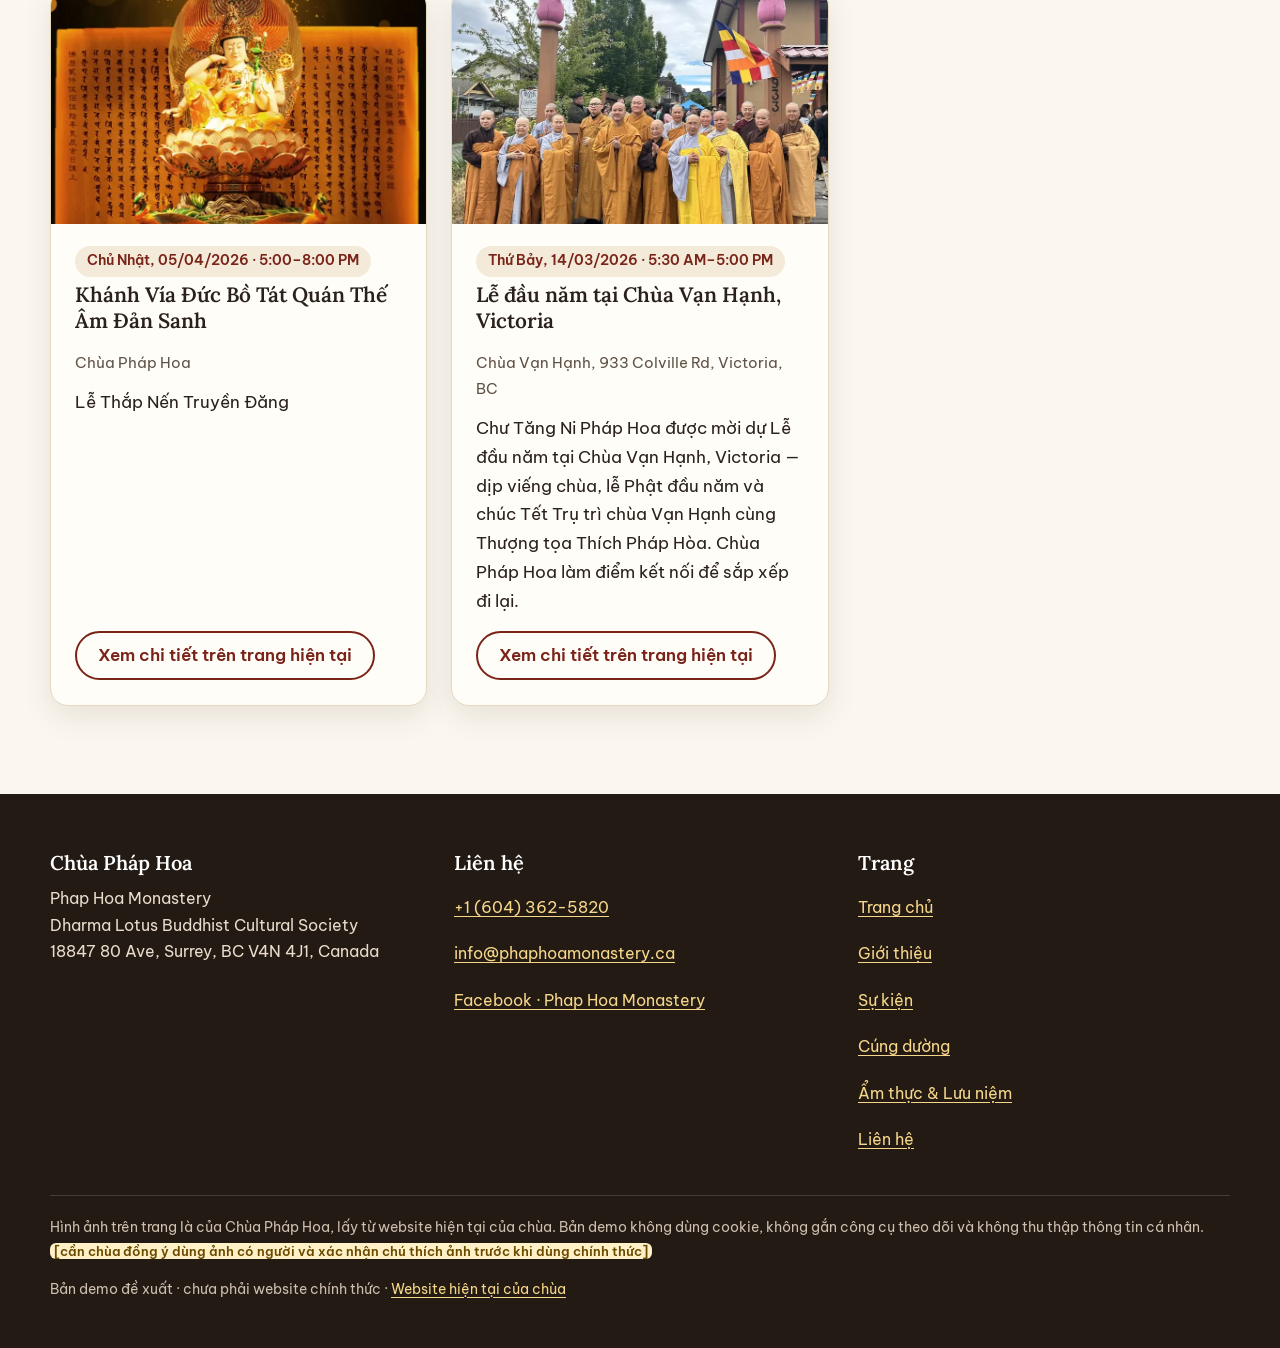
<file: su-kien/index.html>
<!doctype html>
<html lang="vi" class="no-js">
<head>
<meta charset="utf-8">
<meta name="viewport" content="width=device-width, initial-scale=1">
<script>document.documentElement.className="js"</script>
<meta name="robots" content="noindex, nofollow, noarchive">
<title>Sự kiện · Chùa Pháp Hoa (demo)</title>
<meta name="description" content="Sinh hoạt Chủ Nhật, chương trình Hướng về Nepal 17/10/2026, lịch năm 2026 và các sự kiện của Chùa Pháp Hoa.">
<meta property="og:type" content="website">
<meta property="og:title" content="Sự kiện · Chùa Pháp Hoa (demo)">
<meta property="og:description" content="Sinh hoạt Chủ Nhật, chương trình Hướng về Nepal 17/10/2026, lịch năm 2026 và các sự kiện của Chùa Pháp Hoa.">
<meta property="og:image" content="https://bepnhobencha-rgb.github.io/phap-hoa-demo/assets/img/og-image.jpg">
<meta property="og:image:width" content="1200"><meta property="og:image:height" content="630">
<meta property="og:locale" content="vi_VN">
<link rel="canonical" href="https://bepnhobencha-rgb.github.io/phap-hoa-demo/su-kien/">
<link rel="alternate" hreflang="vi" href="https://bepnhobencha-rgb.github.io/phap-hoa-demo/su-kien/">
<link rel="alternate" hreflang="en" href="https://bepnhobencha-rgb.github.io/phap-hoa-demo/en/events/">
<meta property="og:url" content="https://bepnhobencha-rgb.github.io/phap-hoa-demo/su-kien/">
<meta name="theme-color" content="#7a2318">
<link rel="icon" href="../assets/img/favicon-32.png" sizes="32x32">
<link rel="apple-touch-icon" href="../assets/img/apple-touch-icon.png">
<link rel="preload" href="../assets/fonts/BeVietnamPro-400-vietnamese.woff2" as="font" type="font/woff2" crossorigin>
<link rel="preload" href="../assets/fonts/Lora-500-vietnamese.woff2" as="font" type="font/woff2" crossorigin>
<link rel="preload" href="../assets/fonts/Lora-500-latin.woff2" as="font" type="font/woff2" crossorigin>
<link rel="stylesheet" href="../assets/fonts/fonts.css">
<link rel="stylesheet" href="../assets/css/style.css">
<script src="../assets/js/main.js" defer></script>
</head>
<body>
<a class="skip" href="#main">Bỏ qua, đến nội dung chính</a>
<div class="demo-bar" role="note"><strong>BẢN DEMO / PREVIEW</strong> · Bản xem trước đề xuất, chưa phải website chính thức của chùa. Nội dung lấy từ phaphoamonastery.ca. <span class="demo-ph">Nhãn vàng [ … ] là ghi chú để chùa duyệt, sẽ gỡ trước khi chính thức.</span></div>
<header class="site-header">
 <div class="wrap head-in">
  <a class="brand" href="../">
   <img src="../assets/img/logo-160.webp" width="48" height="48" alt="">
   <span><span class="brand-name">Chùa Pháp Hoa</span><span class="brand-sub">Phap Hoa Monastery · Surrey, BC</span></span>
  </a>
  <div class="head-act">
   <button class="menu-btn" type="button" aria-expanded="false" aria-controls="site-nav"><svg width="22" height="22" viewBox="0 0 24 24" fill="none" stroke="currentColor" stroke-width="2" aria-hidden="true"><path d="M4 7h16M4 12h16M4 17h16"/></svg><span>Menu</span></button>
  </div>
  <nav id="site-nav" class="nav" aria-label="Điều hướng chính">
   <ul><li><a href="../">Trang chủ</a></li><li><a href="../gioi-thieu/">Giới thiệu</a></li><li><a href="../su-kien/" aria-current="page">Sự kiện</a></li><li><a href="../am-thuc-luu-niem/">Ẩm thực & Lưu niệm</a></li><li><a href="../lien-he/">Liên hệ</a></li><li class=nav-donate><a href="../cung-duong/">Cúng dường</a></li></ul>
   <a class="lang" href="../en/events/" hreflang="en" lang="en">English</a>
  </nav>
 </div>
</header>
<main id="main">
<div class="page-head"><div class="wrap"><span class="eyebrow">Sự kiện</span><h1>Lịch sinh hoạt &amp; sự kiện</h1>
<p>Các buổi sinh hoạt, khóa tu, lễ hội và chuyến Phật sự của Chùa Pháp Hoa.</p></div></div>
<section aria-labelledby="up">
 <div class="wrap">
  <div class="sec-title"><svg class="lotus" viewBox="0 0 64 32" fill="none" stroke="currentColor" stroke-width="1.6" aria-hidden="true"><path d="M32 4c5 6 5 14 0 22-5-8-5-16 0-22z"/><path d="M32 26c-6-2-12-7-14-14 7 0 12 5 14 14zM32 26c6-2 12-7 14-14-7 0-12 5-14 14z"/><path d="M32 26c-8 1-16-1-22-6 8-3 16 0 22 6zM32 26c8 1 16-1 22-6-8-3-16 0-22 6z"/><path d="M8 29h48"/></svg><h2 id="up">Sắp diễn ra</h2></div>
  <div class="split" style="align-items:stretch">
   <article class="card">
 <div class="thumb poster"><img src="../assets/img/poster-nepal-1200.webp" srcset="../assets/img/poster-nepal-700.webp 700w, ../assets/img/poster-nepal-1200.webp 1200w" sizes="(min-width: 900px) 50vw, 100vw" alt="Poster chương trình Hướng về Nepal" loading="lazy" decoding="async"></div>
 <div class="card-body">
  <span class="date-chip tag-up">Sắp diễn ra</span>
  <h3>Chương trình gây quỹ “Hướng về Nepal”</h3>
  <div class="meta"><span>Thứ Bảy, 17/10/2026 · 5:00–9:00 PM</span><span>Chùa Pháp Hoa, 18847 80 Ave, Surrey</span></div>
  <p>Ca nhạc &amp; buffet chay gây quỹ hỗ trợ người dân Nepal chịu ảnh hưởng bởi động đất. Vào cửa tự do. Ban Tổ chức sẽ cập nhật thông tin về việc chuyển tịnh tài đến người dân Nepal và báo cáo sử dụng quỹ. <span class="small-note">(theo trang chương trình của chùa)</span></p>
  <div class="btns">
   <a href="https://www.phaphoamonastery.ca/event-details/chuong-trinh-gay-quy-huong-ve-nepal/form" class="btn btn-primary" target="_blank" rel="noopener noreferrer">Đăng ký tham dự<span class="visually-hidden"> (mở tab mới / opens in new tab)</span></a>
   <a href="https://www.phaphoamonastery.ca/huong-ve-nepal" class="btn btn-ghost" target="_blank" rel="noopener noreferrer">Xem trang chương trình<span class="visually-hidden"> (mở tab mới / opens in new tab)</span></a>
   <a href="https://www.phaphoamonastery.ca/cung-duong-nepal" class="btn btn-ghost" target="_blank" rel="noopener noreferrer">Đóng góp cho Nepal<span class="visually-hidden"> (mở tab mới / opens in new tab)</span></a>
  </div>
  <p class="small-note">Các nút trên mở trang đăng ký, trang chương trình và trang cúng dường Nepal hiện tại của chùa (bên ngoài bản demo).</p>
 </div>
</article>
   <div class="sunday">
 <span class="eyebrow">Mỗi Chủ Nhật</span>
 <h3>Sinh hoạt Chủ Nhật hằng tuần</h3>
 <p>Mọi người đều được hoan nghênh đến cùng thực tập, chiêm nghiệm và gắn kết với cộng đồng trong buổi sáng Chủ Nhật.</p>
 <p><strong>10:00 AM – 2:00 PM</strong> · Chùa Pháp Hoa, 18847 80 Ave, Surrey</p>
 <ul class="sched"><li><span class="t">10:00 AM</span><span>Tụng kinh</span></li><li><span class="t">11:30 AM</span><span>Pháp thoại</span></li><li><span class="t">12:00 PM</span><span>Cơm chay miễn phí</span></li></ul>
 <div class="btns"><a class="btn btn-light" href="https://www.phaphoamonastery.ca/event-details/weekly-sunday-service-2026-10-11-10-00" target="_blank" rel="noopener noreferrer">Đăng ký (RSVP) Chủ Nhật, 11/10/2026<span class="visually-hidden"> (mở tab mới / opens in new tab)</span></a></div>
 <p class="small-note">Nút đăng ký mở trang sự kiện hiện tại của chùa (trên Wix), bên ngoài bản demo.</p>
</div>
  </div>
  <p class="note" style="margin-top:2rem">Tháng 11–12/2026: sinh hoạt Chủ Nhật hằng tuần 10:00 AM – 2:00 PM (01, 08, 15, 22, 29/11 · 06, 13, 20, 27/12), theo lịch sự kiện của chùa. Các lễ khác trong hai tháng này: <span class="ph">[cần chùa bổ sung]</span></p>
 </div>
</section>
<section class="sec-alt" aria-labelledby="cal">
 <div class="wrap">
  <div class="sec-title"><h2 id="cal">Lịch sinh hoạt năm 2026</h2><p>Theo bảng lịch chùa đã công bố (tháng 1–9). Lịch sinh hoạt sẽ được cập nhật nếu có chương trình nào thay đổi.</p></div>
  <details class="cal"><summary>Xem lịch tháng 1 – tháng 9/2026</summary><div class="cal-body"><div class="cal-month"><h3>Tháng 1</h3><ul><li><span class="d">Thứ 6, ngày 23</span><span>Liên hoan nhà bếp</span></li></ul></div><div class="cal-month"><h3>Tháng 2</h3><ul><li><span class="d">Thứ 7, ngày 07</span><span>Hội chợ Tết tại 16079 88 Ave, Surrey</span></li><li><span class="d">CN, ngày 08</span><span>Tiễn Chư Thiên, Cung Tiến Chư Tiên Linh · Dùng cơm Tất Niên</span></li><li><span class="d">Thứ 7, ngày 14</span><span>Hội chợ Tết tại 3250 Commercial Dr, Vancouver</span></li><li><span class="d">Thứ 2, ngày 16</span><span>Cúng Phật, Rước Chư Thiên · Đón Giao Thừa</span></li><li><span class="d">17–19/02</span><span>Tết Bính Ngọ (có chương trình riêng)</span></li><li><span class="d">18/02</span><span>Dự Tết Tây Tạng tại Tsengdok Monastery</span></li><li><span class="d">Thứ 7, ngày 21</span><span>Hành hương đầu năm Seattle</span></li></ul></div><div class="cal-month"><h3>Tháng 3</h3><ul><li><span class="d">CN, ngày 01</span><span>Lễ Thượng Ngươn – Tạ Đàn Dược Sư</span></li><li><span class="d">09–13/03</span><span>Chuyến Phật sự tại Toronto – Ottawa (có chương trình riêng)</span></li><li><span class="d">Thứ 7, ngày 14</span><span>Khánh Tuế HT. Pháp Ấn – TT. Pháp Hòa tại Chùa Vạn Hạnh, Victoria</span></li></ul></div><div class="cal-month"><h3>Tháng 4</h3><ul><li><span class="d">CN, ngày 05</span><span>Lễ Thắp Nến Truyền Đăng – Khánh Vía Đức Bồ Tát Quán Âm Đản Sanh</span></li><li><span class="d">Thứ 7, ngày 18</span><span>Hương Xuân An Lạc – Từ Thiện Phước Lạc tại Pink Pearl Restaurant</span></li></ul></div><div class="cal-month"><h3>Tháng 5</h3><ul><li><span class="d">CN, ngày 17</span><span>Đại Lễ Phật Đản PL.2570 – DL.2026</span></li><li><span class="d">22/05 – 26/05</span><span>Chuyến Phật sự tại Toronto – Ottawa (có chương trình riêng)</span></li><li><span class="d">Thứ 7, ngày 23</span><span>Phật Đản tại Mississauga City Hall</span></li><li><span class="d">Thứ 2, ngày 25</span><span>Tổ chức Tháng Di sản Phật giáo Quốc gia tại Parliament Hill</span></li></ul></div><div class="cal-month"><h3>Tháng 6</h3><ul><li><span class="d">01/06 – 07/06</span><span>Chuyến Phật sự tại Colorado, US (có chương trình riêng)</span></li><li><span class="d">07/06</span><span>Dự Phật Đản, Lễ Khánh Thành tại Tu Viện Từ Vân, Colorado, US</span></li><li><span class="d">CN, ngày 14</span><span>Khóa Tu Bát Quan Trai – TT. Thích Thiện Xuân hướng dẫn</span></li><li><span class="d">10–17/06</span><span>Dự Khóa Tu Xuất Sĩ tại Tu Viện Tây Thiên, Edmonton</span></li></ul></div><div class="cal-month"><h3>Tháng 7</h3><ul><li><span class="d">CN, ngày 05, 12, 19, 26</span><span>Khóa Tu Bát Quan Trai – TT. Thích Trung Phạm hướng dẫn</span></li></ul></div><div class="cal-month"><h3>Tháng 8</h3><ul><li><span class="d">01–10/08</span><span>Dự Khóa Tu Xuất Gia Gieo Duyên tại TV. Tây Thiên, Edmonton</span></li></ul></div><div class="cal-month"><h3>Tháng 9</h3><ul><li><span class="d">Thứ 7, ngày 05</span><span>Đại Lễ Vu Lan PL.2570 – DL.2026 · Chương trình gây quỹ xây dựng Parking</span></li><li><span class="d">CN, ngày 06</span><span>Tổ chức xe Bus dự Đại Lễ Vu Lan tại chùa Tây Trúc Kelowna</span></li><li><span class="d">Thứ 7, ngày 26</span><span>Đêm Hội Trăng Rằm</span></li></ul></div></div></details>
 </div>
</section>
<section aria-labelledby="past">
 <div class="wrap">
  <div class="sec-title"><h2 id="past">Các chương trình đã diễn ra năm 2026</h2></div>
  <div class="grid g3"><article class="card">
 <div class="thumb"><img src="../assets/img/trung-thu-800.webp" srcset="../assets/img/trung-thu-800.webp 800w" sizes="(min-width: 1100px) 33vw, (min-width: 700px) 50vw, 100vw" alt="Hình sự kiện: Đêm Hội Trăng Rằm" loading="lazy" decoding="async"></div>
 <div class="card-body">
  <span class="date-chip">Thứ Bảy, 26/09/2026 · 5:00–9:00 PM</span>
  <h3>Đêm Hội Trăng Rằm</h3>
  <div class="meta"><span>Chùa Pháp Hoa</span></div>
  <p>Đêm hội vui tươi với rước đèn lồng, bánh trung thu, trò chơi thiếu nhi, múa lân và văn nghệ dưới ánh trăng tròn.</p>
  <a href="https://www.phaphoamonastery.ca/trung-thu-2026" class="btn btn-ghost" target="_blank" rel="noopener noreferrer">Xem chi tiết trên trang hiện tại<span class="visually-hidden"> (mở tab mới / opens in new tab)</span></a>
 </div>
</article><article class="card">
 <div class="thumb"><img src="../assets/img/xe-bus-vu-lan-800.webp" srcset="../assets/img/xe-bus-vu-lan-800.webp 800w" sizes="(min-width: 1100px) 33vw, (min-width: 700px) 50vw, 100vw" alt="Hình sự kiện: Xe bus đi dự Đại Lễ Vu Lan tại chùa Tây Trúc, Kelowna" loading="lazy" decoding="async"></div>
 <div class="card-body">
  <span class="date-chip">Chủ Nhật, 06/09/2026 · 5:00 AM–8:30 PM</span>
  <h3>Xe bus đi dự Đại Lễ Vu Lan tại chùa Tây Trúc, Kelowna</h3>
  <div class="meta"><span>Chùa Tây Trúc, 135 Mugford Rd, Kelowna, BC</span></div>
  
  <a href="https://www.phaphoamonastery.ca/event-details/ve-xe-bus-di-du-dai-le-vu-lan-tai-chua-tay-truc-kelowna" class="btn btn-ghost" target="_blank" rel="noopener noreferrer">Xem chi tiết trên trang hiện tại<span class="visually-hidden"> (mở tab mới / opens in new tab)</span></a>
 </div>
</article><article class="card">
 <div class="thumb"><img src="../assets/img/vu-lan-chanh-dien-800.webp" srcset="../assets/img/vu-lan-chanh-dien-800.webp 800w" sizes="(min-width: 1100px) 33vw, (min-width: 700px) 50vw, 100vw" alt="Hình sự kiện: Đại Lễ Vu Lan PL.2570 – DL.2026" loading="lazy" decoding="async"></div>
 <div class="card-body">
  <span class="date-chip">Thứ Bảy, 05/09/2026 · 10:00–11:00 AM</span>
  <h3>Đại Lễ Vu Lan PL.2570 – DL.2026</h3>
  <div class="meta"><span>Chùa Pháp Hoa</span></div>
  <p><em>Tháng bảy mùa thu lá rụng vàng<br>Ấy mùa nhân loại đón Vu Lan<br>Bâng khuâng chạnh nhớ ơn sanh dưỡng<br>Thổn thức tâm con ngấn lệ tràn</em></p>
  <a href="https://www.phaphoamonastery.ca/event-details/dai-le-vu-lan-pl-2570-dl-2026" class="btn btn-ghost" target="_blank" rel="noopener noreferrer">Xem chi tiết trên trang hiện tại<span class="visually-hidden"> (mở tab mới / opens in new tab)</span></a>
 </div>
</article><article class="card">
 <div class="thumb poster"><img src="../assets/img/bat-quan-trai-7-800.webp" srcset="../assets/img/bat-quan-trai-7-800.webp 800w" sizes="(min-width: 1100px) 33vw, (min-width: 700px) 50vw, 100vw" alt="Hình sự kiện: Khóa Tu Bát Quan Trai" loading="lazy" decoding="async"></div>
 <div class="card-body">
  <span class="date-chip">Chủ Nhật, 19/07/2026 · 8:00 AM–4:00 PM</span>
  <h3>Khóa Tu Bát Quan Trai</h3>
  <div class="meta"><span>Chùa Pháp Hoa</span></div>
  <p>Truyền Giới Sư: TT. Thích Trung Phạm</p>
  <a href="https://www.phaphoamonastery.ca/event-details/khoa-tu-bat-quan-trai-1" class="btn btn-ghost" target="_blank" rel="noopener noreferrer">Xem chi tiết trên trang hiện tại<span class="visually-hidden"> (mở tab mới / opens in new tab)</span></a>
 </div>
</article><article class="card">
 <div class="thumb poster"><img src="../assets/img/hoi-cho-he-800.webp" srcset="../assets/img/hoi-cho-he-800.webp 800w" sizes="(min-width: 1100px) 33vw, (min-width: 700px) 50vw, 100vw" alt="Hình sự kiện: Hội Chợ Hè – Summer Fair" loading="lazy" decoding="async"></div>
 <div class="card-body">
  <span class="date-chip">15/05 và 11/07/2026 · 3:00–9:00 PM</span>
  <h3>Hội Chợ Hè – Summer Fair</h3>
  <div class="meta"><span>Chùa Pháp Hoa</span></div>
  <p>Hội chợ mùa hè — ẩm thực, âm nhạc &amp; cộng đồng!</p>
  <a href="https://www.phaphoamonastery.ca/event-details/summer-fair-hoi-cho-he-1" class="btn btn-ghost" target="_blank" rel="noopener noreferrer">Xem chi tiết trên trang hiện tại<span class="visually-hidden"> (mở tab mới / opens in new tab)</span></a>
 </div>
</article><article class="card">
 <div class="thumb poster"><img src="../assets/img/bat-quan-trai-6-800.webp" srcset="../assets/img/bat-quan-trai-6-800.webp 800w" sizes="(min-width: 1100px) 33vw, (min-width: 700px) 50vw, 100vw" alt="Hình sự kiện: Khóa Tu Bát Quan Trai" loading="lazy" decoding="async"></div>
 <div class="card-body">
  <span class="date-chip">Chủ Nhật, 14/06/2026 · 8:00 AM–4:00 PM</span>
  <h3>Khóa Tu Bát Quan Trai</h3>
  <div class="meta"><span>Chùa Pháp Hoa</span></div>
  <p>Thượng tọa Thích Thiện Xuân – Trụ trì Tu viện Linh Thứu</p>
  <a href="https://www.phaphoamonastery.ca/event-details/khoa-tu-bat-quan-trai" class="btn btn-ghost" target="_blank" rel="noopener noreferrer">Xem chi tiết trên trang hiện tại<span class="visually-hidden"> (mở tab mới / opens in new tab)</span></a>
 </div>
</article><article class="card">
 <div class="thumb poster"><img src="../assets/img/tu-vien-tu-van-633.webp" srcset="../assets/img/tu-vien-tu-van-633.webp 633w" sizes="(min-width: 1100px) 33vw, (min-width: 700px) 50vw, 100vw" alt="Hình sự kiện: Lễ Khánh Thành Tu Viện Từ Vân" loading="lazy" decoding="async"></div>
 <div class="card-body">
  <span class="date-chip">01–07/06/2026</span>
  <h3>Lễ Khánh Thành Tu Viện Từ Vân</h3>
  <div class="meta"><span>Compassionate Dharma Cloud Monastery, Morrison, CO, USA</span></div>
  
  <a href="https://www.phaphoamonastery.ca/event-details/le-khanh-thanh-tu-vien-tu-van" class="btn btn-ghost" target="_blank" rel="noopener noreferrer">Xem chi tiết trên trang hiện tại<span class="visually-hidden"> (mở tab mới / opens in new tab)</span></a>
 </div>
</article><article class="card">
 <div class="thumb poster"><img src="../assets/img/tung-kinh-kim-quang-minh-800.webp" srcset="../assets/img/tung-kinh-kim-quang-minh-800.webp 800w" sizes="(min-width: 1100px) 33vw, (min-width: 700px) 50vw, 100vw" alt="Hình sự kiện: TT. Thích Thái Hiền – Tụng Kinh Kim Quang Minh" loading="lazy" decoding="async"></div>
 <div class="card-body">
  <span class="date-chip">Thứ Sáu, 29/05/2026 · 7:00–8:30 PM</span>
  <h3>TT. Thích Thái Hiền – Tụng Kinh Kim Quang Minh</h3>
  <div class="meta"><span>Chùa Pháp Hoa</span></div>
  
  <a href="https://www.phaphoamonastery.ca/event-details/tt-thich-thai-hien-tung-kinh-kim-quang-minh" class="btn btn-ghost" target="_blank" rel="noopener noreferrer">Xem chi tiết trên trang hiện tại<span class="visually-hidden"> (mở tab mới / opens in new tab)</span></a>
 </div>
</article><article class="card">
 <div class="thumb"><img src="../assets/img/vesak-ottawa-800.webp" srcset="../assets/img/vesak-ottawa-800.webp 800w" sizes="(min-width: 1100px) 33vw, (min-width: 700px) 50vw, 100vw" alt="Hình sự kiện: Chuyến đi mừng Phật Đản Toronto – Ottawa – Montreal" loading="lazy" decoding="async"></div>
 <div class="card-body">
  <span class="date-chip">23–26/05/2026</span>
  <h3>Chuyến đi mừng Phật Đản Toronto – Ottawa – Montreal</h3>
  <div class="meta"><span>Toronto – Ottawa – Montreal</span></div>
  <p>Mừng Tháng Di sản Phật giáo Quốc gia và ngày Đức Phật Đản sanh cùng hơn 25 ngôi chùa thuộc mọi truyền thống Phật giáo, trong một ngày cầu nguyện và lễ hội.</p>
  <a href="https://www.phaphoamonastery.ca/event-details/toronto-ottawa-montreal-vesak-trip" class="btn btn-ghost" target="_blank" rel="noopener noreferrer">Xem chi tiết trên trang hiện tại<span class="visually-hidden"> (mở tab mới / opens in new tab)</span></a>
 </div>
</article><article class="card">
 <div class="thumb"><img src="../assets/img/phat-dan-800.webp" srcset="../assets/img/phat-dan-800.webp 800w" sizes="(min-width: 1100px) 33vw, (min-width: 700px) 50vw, 100vw" alt="Hình sự kiện: Lễ Phật Đản PL.2570 – DL.2026" loading="lazy" decoding="async"></div>
 <div class="card-body">
  <span class="date-chip">Chủ Nhật, 17/05/2026 · 10:00 AM–3:00 PM</span>
  <h3>Lễ Phật Đản PL.2570 – DL.2026</h3>
  <div class="meta"><span>Chùa Pháp Hoa</span></div>
  <p>Trân trọng kính mời mọi người cùng mừng ngày Đức Phật Đản sanh trong tâm thành kính, hoan hỷ và chánh niệm, tham dự nghi thức Tắm Phật và cùng chia sẻ một ngày an lạc, từ bi.</p>
  <a href="https://www.phaphoamonastery.ca/event-details/le-phat-dan-pl-2570-dl-2026" class="btn btn-ghost" target="_blank" rel="noopener noreferrer">Xem chi tiết trên trang hiện tại<span class="visually-hidden"> (mở tab mới / opens in new tab)</span></a>
 </div>
</article><article class="card">
 <div class="thumb"><img src="../assets/img/yoga-800.webp" srcset="../assets/img/yoga-800.webp 800w" sizes="(min-width: 1100px) 33vw, (min-width: 700px) 50vw, 100vw" alt="Hình sự kiện: Lớp Yoga cơ bản tối Thứ Ba" loading="lazy" decoding="async"></div>
 <div class="card-body">
  <span class="date-chip">Thứ Ba, 03/03 – 12/05/2026 · 7:00–8:00 PM</span>
  <h3>Lớp Yoga cơ bản tối Thứ Ba</h3>
  <div class="meta"><span>Chùa Pháp Hoa</span></div>
  <p>Hướng dẫn: Lynn. Xin mang theo thảm tập riêng.</p>
  <a href="https://www.phaphoamonastery.ca/event-details/beginner-tuesday-yoga-class-2026-05-12-19-00" class="btn btn-ghost" target="_blank" rel="noopener noreferrer">Xem chi tiết trên trang hiện tại<span class="visually-hidden"> (mở tab mới / opens in new tab)</span></a>
 </div>
</article><article class="card">
 <div class="thumb poster"><img src="../assets/img/phuoc-lac-800.webp" srcset="../assets/img/phuoc-lac-800.webp 800w" sizes="(min-width: 1100px) 33vw, (min-width: 700px) 50vw, 100vw" alt="Hình sự kiện: Phước Lạc Charity – Fundraising Dinner 8" loading="lazy" decoding="async"></div>
 <div class="card-body">
  <span class="date-chip">Thứ Bảy, 18/04/2026 · 6:30–11:50 PM</span>
  <h3>Phước Lạc Charity – Fundraising Dinner 8</h3>
  <div class="meta"><span>Pink Pearl, 1132 E Hastings St, Vancouver</span></div>
  
  <a href="https://www.phaphoamonastery.ca/event-details/phuoc-lac-charity-fundraising-dinner-8" class="btn btn-ghost" target="_blank" rel="noopener noreferrer">Xem chi tiết trên trang hiện tại<span class="visually-hidden"> (mở tab mới / opens in new tab)</span></a>
 </div>
</article><article class="card">
 <div class="thumb"><img src="../assets/img/quan-am-800.webp" srcset="../assets/img/quan-am-800.webp 800w" sizes="(min-width: 1100px) 33vw, (min-width: 700px) 50vw, 100vw" alt="Hình sự kiện: Khánh Vía Đức Bồ Tát Quán Thế Âm Đản Sanh" loading="lazy" decoding="async"></div>
 <div class="card-body">
  <span class="date-chip">Chủ Nhật, 05/04/2026 · 5:00–8:00 PM</span>
  <h3>Khánh Vía Đức Bồ Tát Quán Thế Âm Đản Sanh</h3>
  <div class="meta"><span>Chùa Pháp Hoa</span></div>
  <p>Lễ Thắp Nến Truyền Đăng</p>
  <a href="https://www.phaphoamonastery.ca/event-details/khanh-via-duc-bo-tat-quan-the-am-dan-sanh-1" class="btn btn-ghost" target="_blank" rel="noopener noreferrer">Xem chi tiết trên trang hiện tại<span class="visually-hidden"> (mở tab mới / opens in new tab)</span></a>
 </div>
</article><article class="card">
 <div class="thumb"><img src="../assets/img/tet-van-hanh-800.webp" srcset="../assets/img/tet-van-hanh-800.webp 800w" sizes="(min-width: 1100px) 33vw, (min-width: 700px) 50vw, 100vw" alt="Hình sự kiện: Lễ đầu năm tại Chùa Vạn Hạnh, Victoria" loading="lazy" decoding="async"></div>
 <div class="card-body">
  <span class="date-chip">Thứ Bảy, 14/03/2026 · 5:30 AM–5:00 PM</span>
  <h3>Lễ đầu năm tại Chùa Vạn Hạnh, Victoria</h3>
  <div class="meta"><span>Chùa Vạn Hạnh, 933 Colville Rd, Victoria, BC</span></div>
  <p>Chư Tăng Ni Pháp Hoa được mời dự Lễ đầu năm tại Chùa Vạn Hạnh, Victoria — dịp viếng chùa, lễ Phật đầu năm và chúc Tết Trụ trì chùa Vạn Hạnh cùng Thượng tọa Thích Pháp Hòa. Chùa Pháp Hoa làm điểm kết nối để sắp xếp đi lại.</p>
  <a href="https://www.phaphoamonastery.ca/event-details/new-year-ceremony-van-hanh-temple-victoria" class="btn btn-ghost" target="_blank" rel="noopener noreferrer">Xem chi tiết trên trang hiện tại<span class="visually-hidden"> (mở tab mới / opens in new tab)</span></a>
 </div>
</article></div>
 </div>
</section>
</main>
<footer class="site-footer">
 <div class="wrap">
  <div class="foot-grid">
   <div>
    <h2>Chùa Pháp Hoa</h2>
    <p>Phap Hoa Monastery<br>Dharma Lotus Buddhist Cultural Society<br>18847 80 Ave, Surrey, BC V4N 4J1, Canada</p>
   </div>
   <div>
    <h2>Liên hệ</h2>
    <ul>
     <li><a href="tel:+16043625820">+1 (604) 362-5820</a></li>
     <li><a href="mailto:info@phaphoamonastery.ca">info@phaphoamonastery.ca</a></li>
     <li><a href="https://www.facebook.com/phaphoamonastery.ca" target="_blank" rel="noopener noreferrer">Facebook · Phap Hoa Monastery<span class="visually-hidden"> (mở tab mới / opens in new tab)</span></a></li>
    </ul>
   </div>
   <div>
    <h2>Trang</h2>
    <ul><li><a href="../">Trang chủ</a></li><li><a href="../gioi-thieu/">Giới thiệu</a></li><li><a href="../su-kien/">Sự kiện</a></li><li><a href="../cung-duong/">Cúng dường</a></li><li><a href="../am-thuc-luu-niem/">Ẩm thực & Lưu niệm</a></li><li><a href="../lien-he/">Liên hệ</a></li></ul>
   </div>
  </div>
  <div class="foot-bottom">
   <p>Hình ảnh trên trang là của Chùa Pháp Hoa, lấy từ website hiện tại của chùa. Bản demo không dùng cookie, không gắn công cụ theo dõi và không thu thập thông tin cá nhân. <span class="ph">[cần chùa đồng ý dùng ảnh có người và xác nhận chú thích ảnh trước khi dùng chính thức]</span></p>
   <p>Bản demo đề xuất · chưa phải website chính thức · <a href="https://www.phaphoamonastery.ca/" target="_blank" rel="noopener noreferrer">Website hiện tại của chùa<span class="visually-hidden"> (mở tab mới / opens in new tab)</span></a></p>
  </div>
 </div>
</footer>
</body>
</html>
</file>
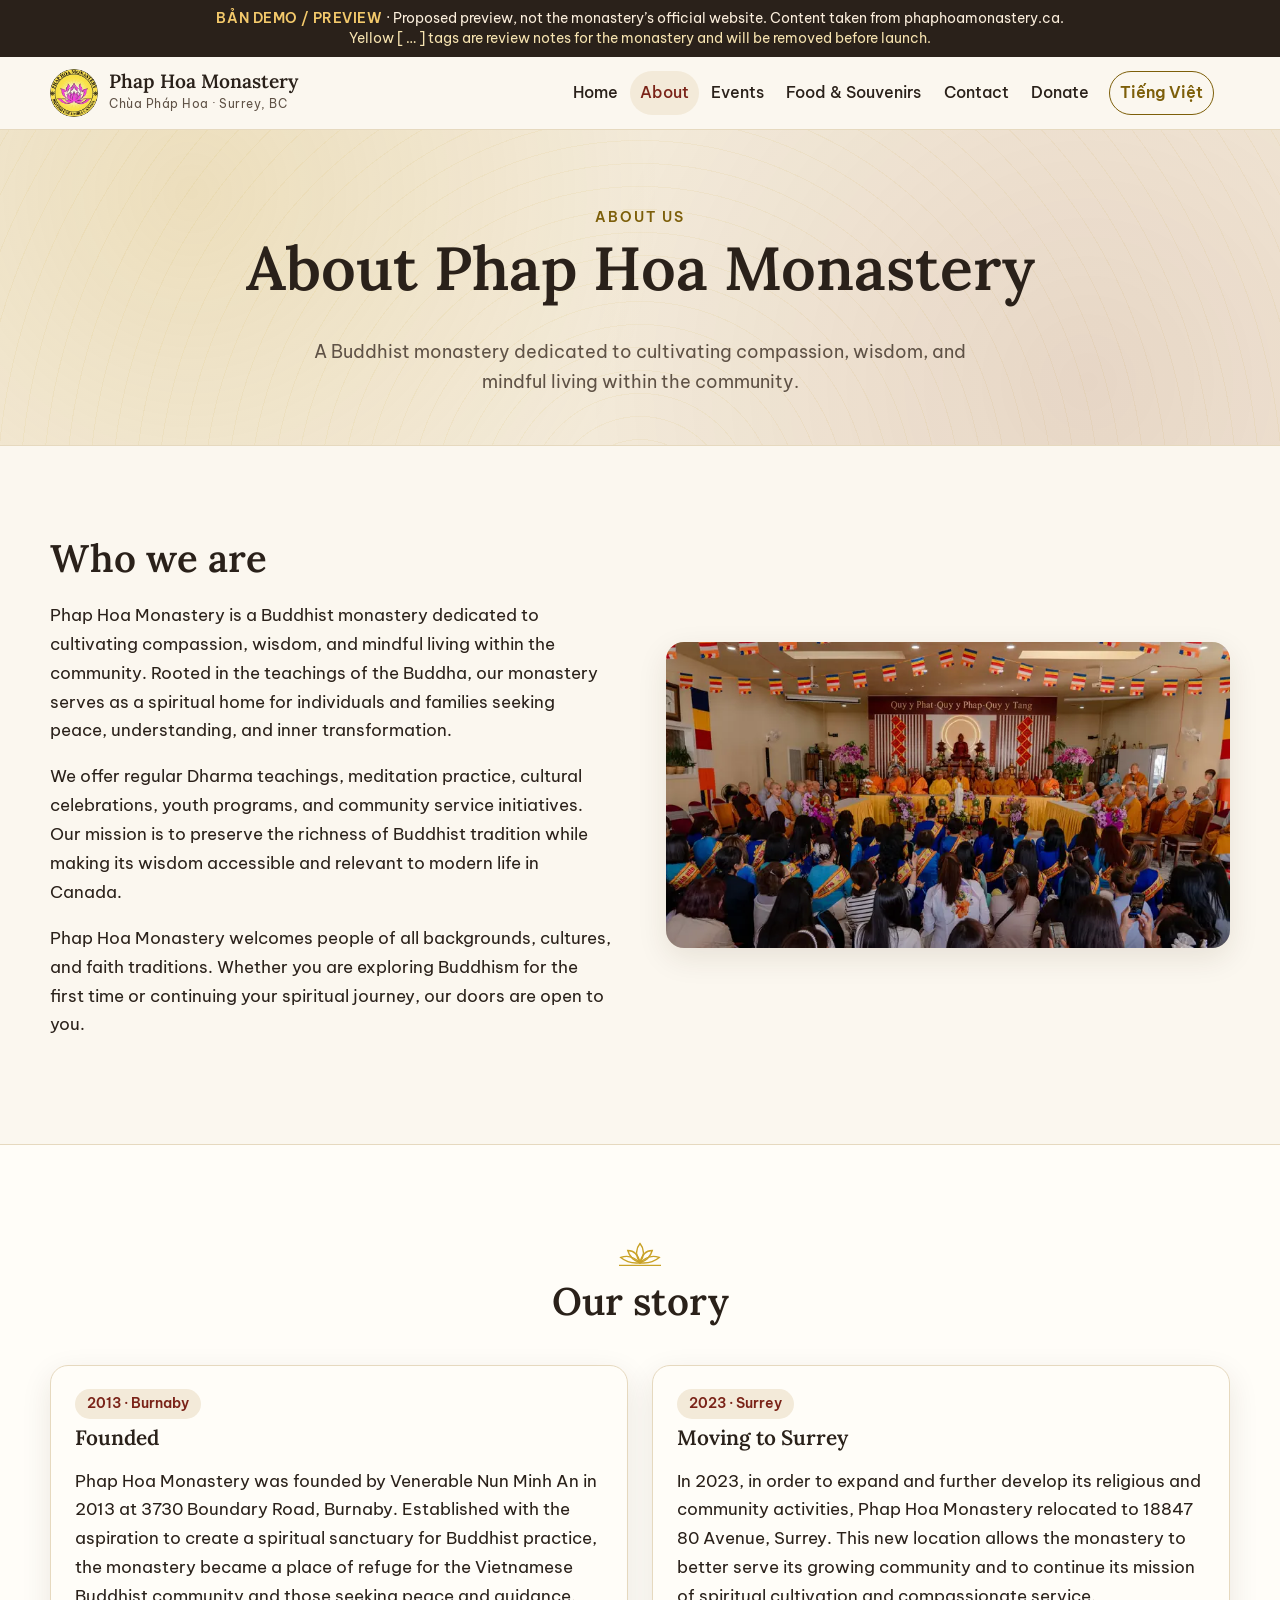
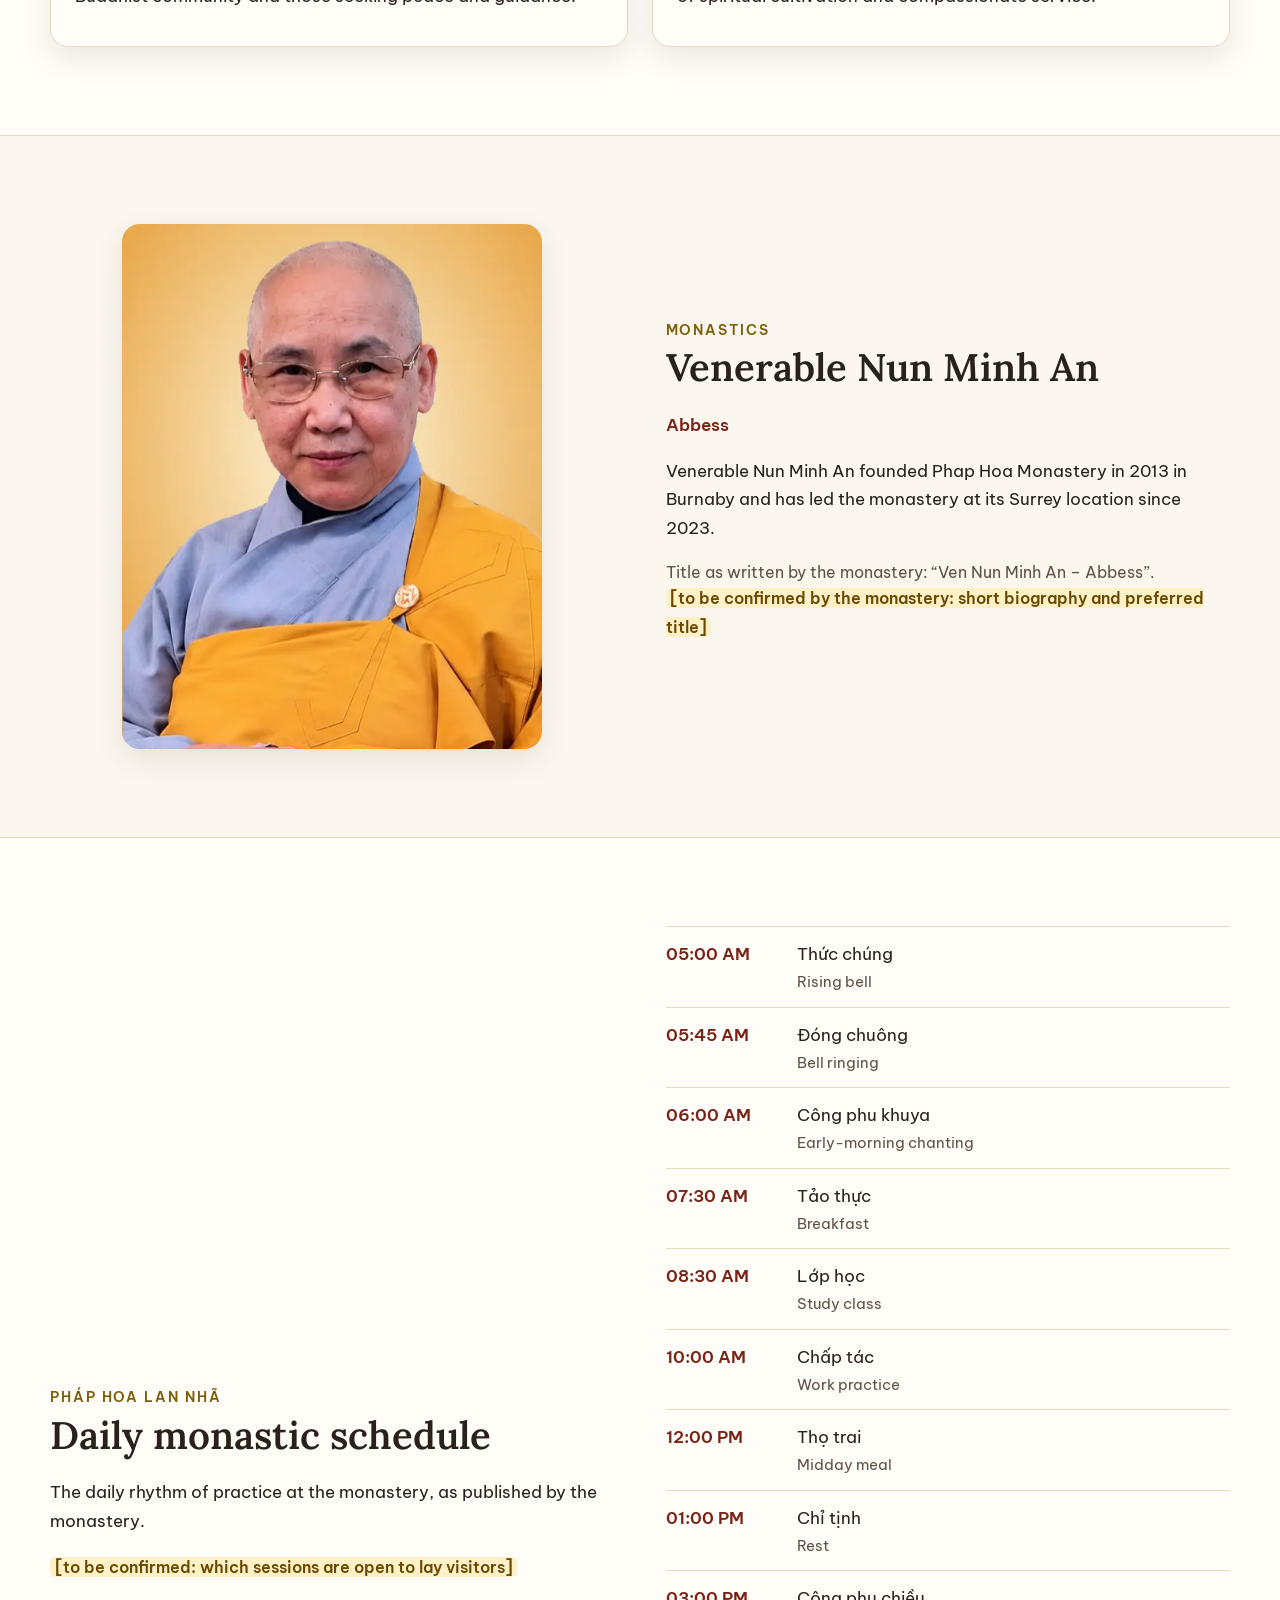
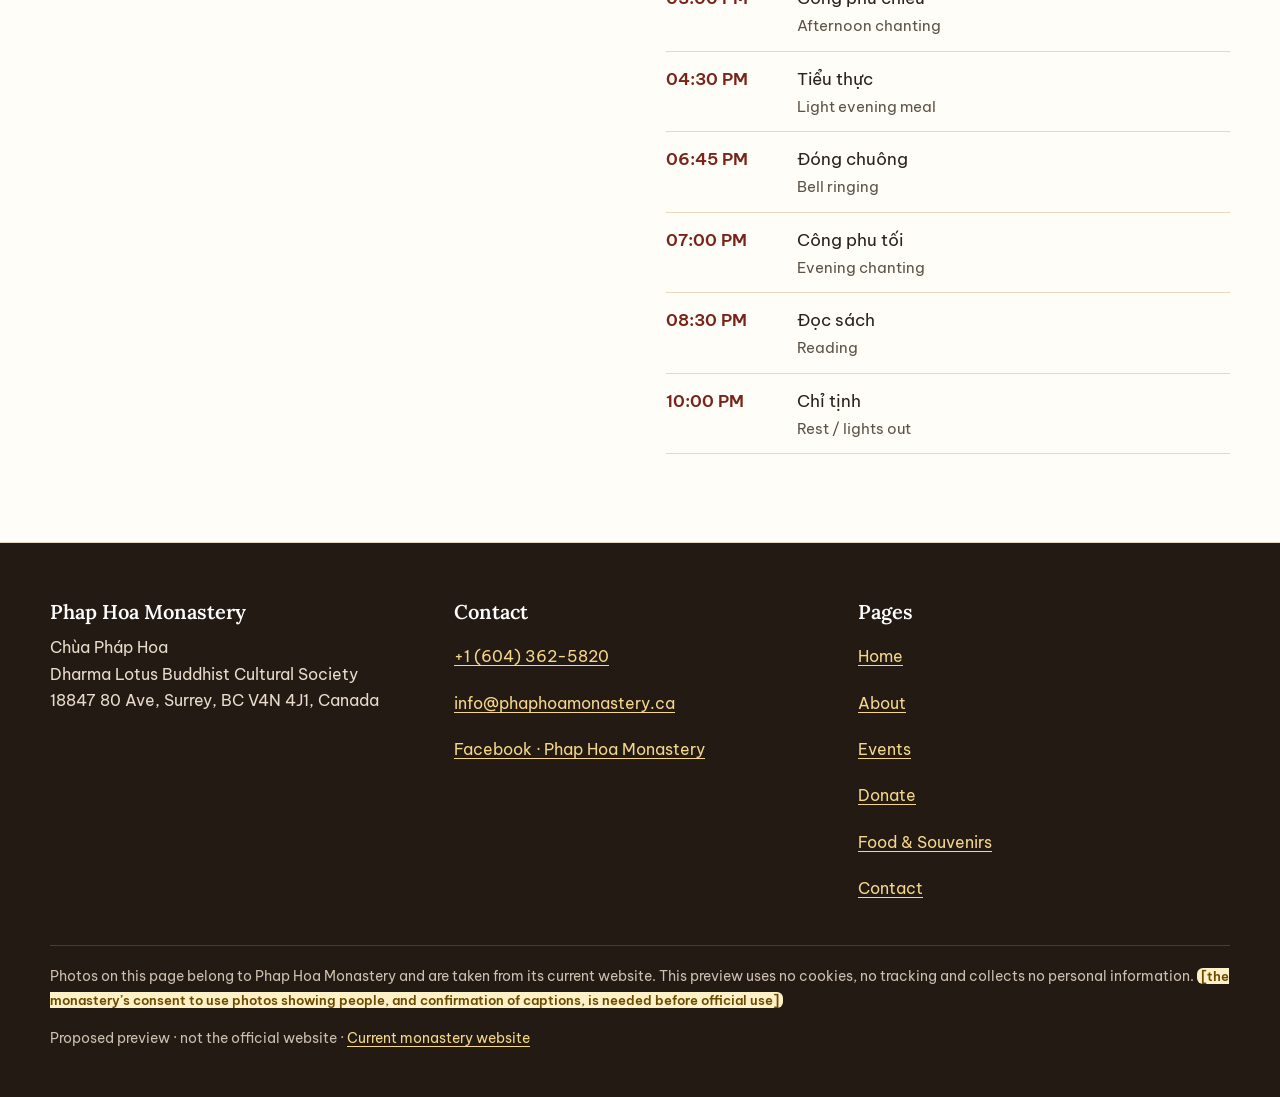
<file: en/about/index.html>
<!doctype html>
<html lang="en" class="no-js">
<head>
<meta charset="utf-8">
<meta name="viewport" content="width=device-width, initial-scale=1">
<script>document.documentElement.className="js"</script>
<meta name="robots" content="noindex, nofollow, noarchive">
<title>About · Phap Hoa Monastery (demo)</title>
<meta name="description" content="The story of Phap Hoa Monastery from Burnaby (2013) to Surrey (2023), Venerable Nun Minh An – Abbess, and the daily schedule.">
<meta property="og:type" content="website">
<meta property="og:title" content="About · Phap Hoa Monastery (demo)">
<meta property="og:description" content="The story of Phap Hoa Monastery from Burnaby (2013) to Surrey (2023), Venerable Nun Minh An – Abbess, and the daily schedule.">
<meta property="og:image" content="https://bepnhobencha-rgb.github.io/phap-hoa-demo/assets/img/og-image.jpg">
<meta property="og:image:width" content="1200"><meta property="og:image:height" content="630">
<meta property="og:locale" content="en_CA">
<link rel="canonical" href="https://bepnhobencha-rgb.github.io/phap-hoa-demo/en/about/">
<link rel="alternate" hreflang="vi" href="https://bepnhobencha-rgb.github.io/phap-hoa-demo/gioi-thieu/">
<link rel="alternate" hreflang="en" href="https://bepnhobencha-rgb.github.io/phap-hoa-demo/en/about/">
<meta property="og:url" content="https://bepnhobencha-rgb.github.io/phap-hoa-demo/en/about/">
<meta name="theme-color" content="#7a2318">
<link rel="icon" href="../../assets/img/favicon-32.png" sizes="32x32">
<link rel="apple-touch-icon" href="../../assets/img/apple-touch-icon.png">
<link rel="preload" href="../../assets/fonts/BeVietnamPro-400-vietnamese.woff2" as="font" type="font/woff2" crossorigin>
<link rel="preload" href="../../assets/fonts/Lora-500-vietnamese.woff2" as="font" type="font/woff2" crossorigin>
<link rel="preload" href="../../assets/fonts/Lora-500-latin.woff2" as="font" type="font/woff2" crossorigin>
<link rel="stylesheet" href="../../assets/fonts/fonts.css">
<link rel="stylesheet" href="../../assets/css/style.css">
<script src="../../assets/js/main.js" defer></script>
</head>
<body>
<a class="skip" href="#main">Skip to main content</a>
<div class="demo-bar" role="note"><strong>BẢN DEMO / PREVIEW</strong> · Proposed preview, not the monastery’s official website. Content taken from phaphoamonastery.ca. <span class="demo-ph">Yellow [ … ] tags are review notes for the monastery and will be removed before launch.</span></div>
<header class="site-header">
 <div class="wrap head-in">
  <a class="brand" href="../../en/">
   <img src="../../assets/img/logo-160.webp" width="48" height="48" alt="">
   <span><span class="brand-name">Phap Hoa Monastery</span><span class="brand-sub">Chùa Pháp Hoa · Surrey, BC</span></span>
  </a>
  <div class="head-act">
   <button class="menu-btn" type="button" aria-expanded="false" aria-controls="site-nav"><svg width="22" height="22" viewBox="0 0 24 24" fill="none" stroke="currentColor" stroke-width="2" aria-hidden="true"><path d="M4 7h16M4 12h16M4 17h16"/></svg><span>Menu</span></button>
  </div>
  <nav id="site-nav" class="nav" aria-label="Main navigation">
   <ul><li><a href="../../en/">Home</a></li><li><a href="../../en/about/" aria-current="page">About</a></li><li><a href="../../en/events/">Events</a></li><li><a href="../../en/food-souvenirs/">Food & Souvenirs</a></li><li><a href="../../en/contact/">Contact</a></li><li class=nav-donate><a href="../../en/donate/">Donate</a></li></ul>
   <a class="lang" href="../../gioi-thieu/" hreflang="vi" lang="vi">Tiếng Việt</a>
  </nav>
 </div>
</header>
<main id="main">
<div class="page-head"><div class="wrap"><span class="eyebrow">About us</span><h1>About Phap Hoa Monastery</h1>
<p>A Buddhist monastery dedicated to cultivating compassion, wisdom, and mindful living within the community.</p></div></div>
<section>
 <div class="wrap split">
  <div>
   <h2>Who we are</h2>
   <p>Phap Hoa Monastery is a Buddhist monastery dedicated to cultivating compassion, wisdom, and mindful living within the community. Rooted in the teachings of the Buddha, our monastery serves as a spiritual home for individuals and families seeking peace, understanding, and inner transformation.</p>
   <p>We offer regular Dharma teachings, meditation practice, cultural celebrations, youth programs, and community service initiatives. Our mission is to preserve the richness of Buddhist tradition while making its wisdom accessible and relevant to modern life in Canada.</p>
   <p>Phap Hoa Monastery welcomes people of all backgrounds, cultures, and faith traditions. Whether you are exploring Buddhism for the first time or continuing your spiritual journey, our doors are open to you.</p>
  </div>
  <figure class="photo"><img src="../../assets/img/vu-lan-chanh-dien-1400.webp" srcset="../../assets/img/vu-lan-chanh-dien-800.webp 800w, ../../assets/img/vu-lan-chanh-dien-1400.webp 1400w" sizes="(min-width: 900px) 50vw, 100vw" alt="The main hall of Phap Hoa Monastery during the Vu Lan ceremony" width="1400" height="759" loading="lazy" decoding="async"></figure>
 </div>
</section>
<section class="sec-alt" aria-labelledby="story">
 <div class="wrap">
  <div class="sec-title"><svg class="lotus" viewBox="0 0 64 32" fill="none" stroke="currentColor" stroke-width="1.6" aria-hidden="true"><path d="M32 4c5 6 5 14 0 22-5-8-5-16 0-22z"/><path d="M32 26c-6-2-12-7-14-14 7 0 12 5 14 14zM32 26c6-2 12-7 14-14-7 0-12 5-14 14z"/><path d="M32 26c-8 1-16-1-22-6 8-3 16 0 22 6zM32 26c8 1 16-1 22-6-8-3-16 0-22 6z"/><path d="M8 29h48"/></svg><h2 id="story">Our story</h2></div>
  <div class="grid g2">
   <article class="card"><div class="card-body"><span class="date-chip">2013 · Burnaby</span><h3>Founded</h3>
    <p>Phap Hoa Monastery was founded by Venerable Nun Minh An in 2013 at 3730 Boundary Road, Burnaby. Established with the aspiration to create a spiritual sanctuary for Buddhist practice, the monastery became a place of refuge for the Vietnamese Buddhist community and those seeking peace and guidance.</p></div></article>
   <article class="card"><div class="card-body"><span class="date-chip">2023 · Surrey</span><h3>Moving to Surrey</h3>
    <p>In 2023, in order to expand and further develop its religious and community activities, Phap Hoa Monastery relocated to 18847 80 Avenue, Surrey. This new location allows the monastery to better serve its growing community and to continue its mission of spiritual cultivation and compassionate service.</p></div></article>
  </div>
 </div>
</section>
<section aria-labelledby="abbess">
 <div class="wrap split">
  <figure class="photo" style="max-width:420px;justify-self:center"><img src="../../assets/img/su-co-minh-an-531.webp" srcset="../../assets/img/su-co-minh-an-531.webp 531w" sizes="420px" alt="Portrait of Venerable Nun Minh An, Abbess of Phap Hoa Monastery" width="531" height="664" loading="lazy" decoding="async"></figure>
  <div>
   <span class="eyebrow">Monastics</span>
   <h2 id="abbess">Venerable Nun Minh An</h2>
   <p class="goal">Abbess</p>
   <p>Venerable Nun Minh An founded Phap Hoa Monastery in 2013 in Burnaby and has led the monastery at its Surrey location since 2023.</p>
   <p><span class="small-note">Title as written by the monastery: “Ven Nun Minh An – Abbess”.</span> <span class="ph">[to be confirmed by the monastery: short biography and preferred title]</span></p>
  </div>
 </div>
</section>
<section class="sec-alt" aria-labelledby="daily">
 <div class="wrap split">
  <div>
   <span class="eyebrow">Pháp Hoa Lan Nhã</span>
   <h2 id="daily">Daily monastic schedule</h2>
   <p>The daily rhythm of practice at the monastery, as published by the monastery.</p>
   <p><span class="ph">[to be confirmed: which sessions are open to lay visitors]</span></p>
  </div>
  <ul class="sched"><li><span class="t">05:00 AM</span><span><span lang="vi">Thức chúng</span><span class="en" lang="en">Rising bell</span></span></li><li><span class="t">05:45 AM</span><span><span lang="vi">Đóng chuông</span><span class="en" lang="en">Bell ringing</span></span></li><li><span class="t">06:00 AM</span><span><span lang="vi">Công phu khuya</span><span class="en" lang="en">Early-morning chanting</span></span></li><li><span class="t">07:30 AM</span><span><span lang="vi">Tảo thực</span><span class="en" lang="en">Breakfast</span></span></li><li><span class="t">08:30 AM</span><span><span lang="vi">Lớp học</span><span class="en" lang="en">Study class</span></span></li><li><span class="t">10:00 AM</span><span><span lang="vi">Chấp tác</span><span class="en" lang="en">Work practice</span></span></li><li><span class="t">12:00 PM</span><span><span lang="vi">Thọ trai</span><span class="en" lang="en">Midday meal</span></span></li><li><span class="t">01:00 PM</span><span><span lang="vi">Chỉ tịnh</span><span class="en" lang="en">Rest</span></span></li><li><span class="t">03:00 PM</span><span><span lang="vi">Công phu chiều</span><span class="en" lang="en">Afternoon chanting</span></span></li><li><span class="t">04:30 PM</span><span><span lang="vi">Tiểu thực</span><span class="en" lang="en">Light evening meal</span></span></li><li><span class="t">06:45 PM</span><span><span lang="vi">Đóng chuông</span><span class="en" lang="en">Bell ringing</span></span></li><li><span class="t">07:00 PM</span><span><span lang="vi">Công phu tối</span><span class="en" lang="en">Evening chanting</span></span></li><li><span class="t">08:30 PM</span><span><span lang="vi">Đọc sách</span><span class="en" lang="en">Reading</span></span></li><li><span class="t">10:00 PM</span><span><span lang="vi">Chỉ tịnh</span><span class="en" lang="en">Rest / lights out</span></span></li></ul>
 </div>
</section>
</main>
<footer class="site-footer">
 <div class="wrap">
  <div class="foot-grid">
   <div>
    <h2>Phap Hoa Monastery</h2>
    <p>Chùa Pháp Hoa<br>Dharma Lotus Buddhist Cultural Society<br>18847 80 Ave, Surrey, BC V4N 4J1, Canada</p>
   </div>
   <div>
    <h2>Contact</h2>
    <ul>
     <li><a href="tel:+16043625820">+1 (604) 362-5820</a></li>
     <li><a href="mailto:info@phaphoamonastery.ca">info@phaphoamonastery.ca</a></li>
     <li><a href="https://www.facebook.com/phaphoamonastery.ca" target="_blank" rel="noopener noreferrer">Facebook · Phap Hoa Monastery<span class="visually-hidden"> (mở tab mới / opens in new tab)</span></a></li>
    </ul>
   </div>
   <div>
    <h2>Pages</h2>
    <ul><li><a href="../../en/">Home</a></li><li><a href="../../en/about/">About</a></li><li><a href="../../en/events/">Events</a></li><li><a href="../../en/donate/">Donate</a></li><li><a href="../../en/food-souvenirs/">Food & Souvenirs</a></li><li><a href="../../en/contact/">Contact</a></li></ul>
   </div>
  </div>
  <div class="foot-bottom">
   <p>Photos on this page belong to Phap Hoa Monastery and are taken from its current website. This preview uses no cookies, no tracking and collects no personal information. <span class="ph">[the monastery’s consent to use photos showing people, and confirmation of captions, is needed before official use]</span></p>
   <p>Proposed preview · not the official website · <a href="https://www.phaphoamonastery.ca/" target="_blank" rel="noopener noreferrer">Current monastery website<span class="visually-hidden"> (mở tab mới / opens in new tab)</span></a></p>
  </div>
 </div>
</footer>
</body>
</html>
</file>
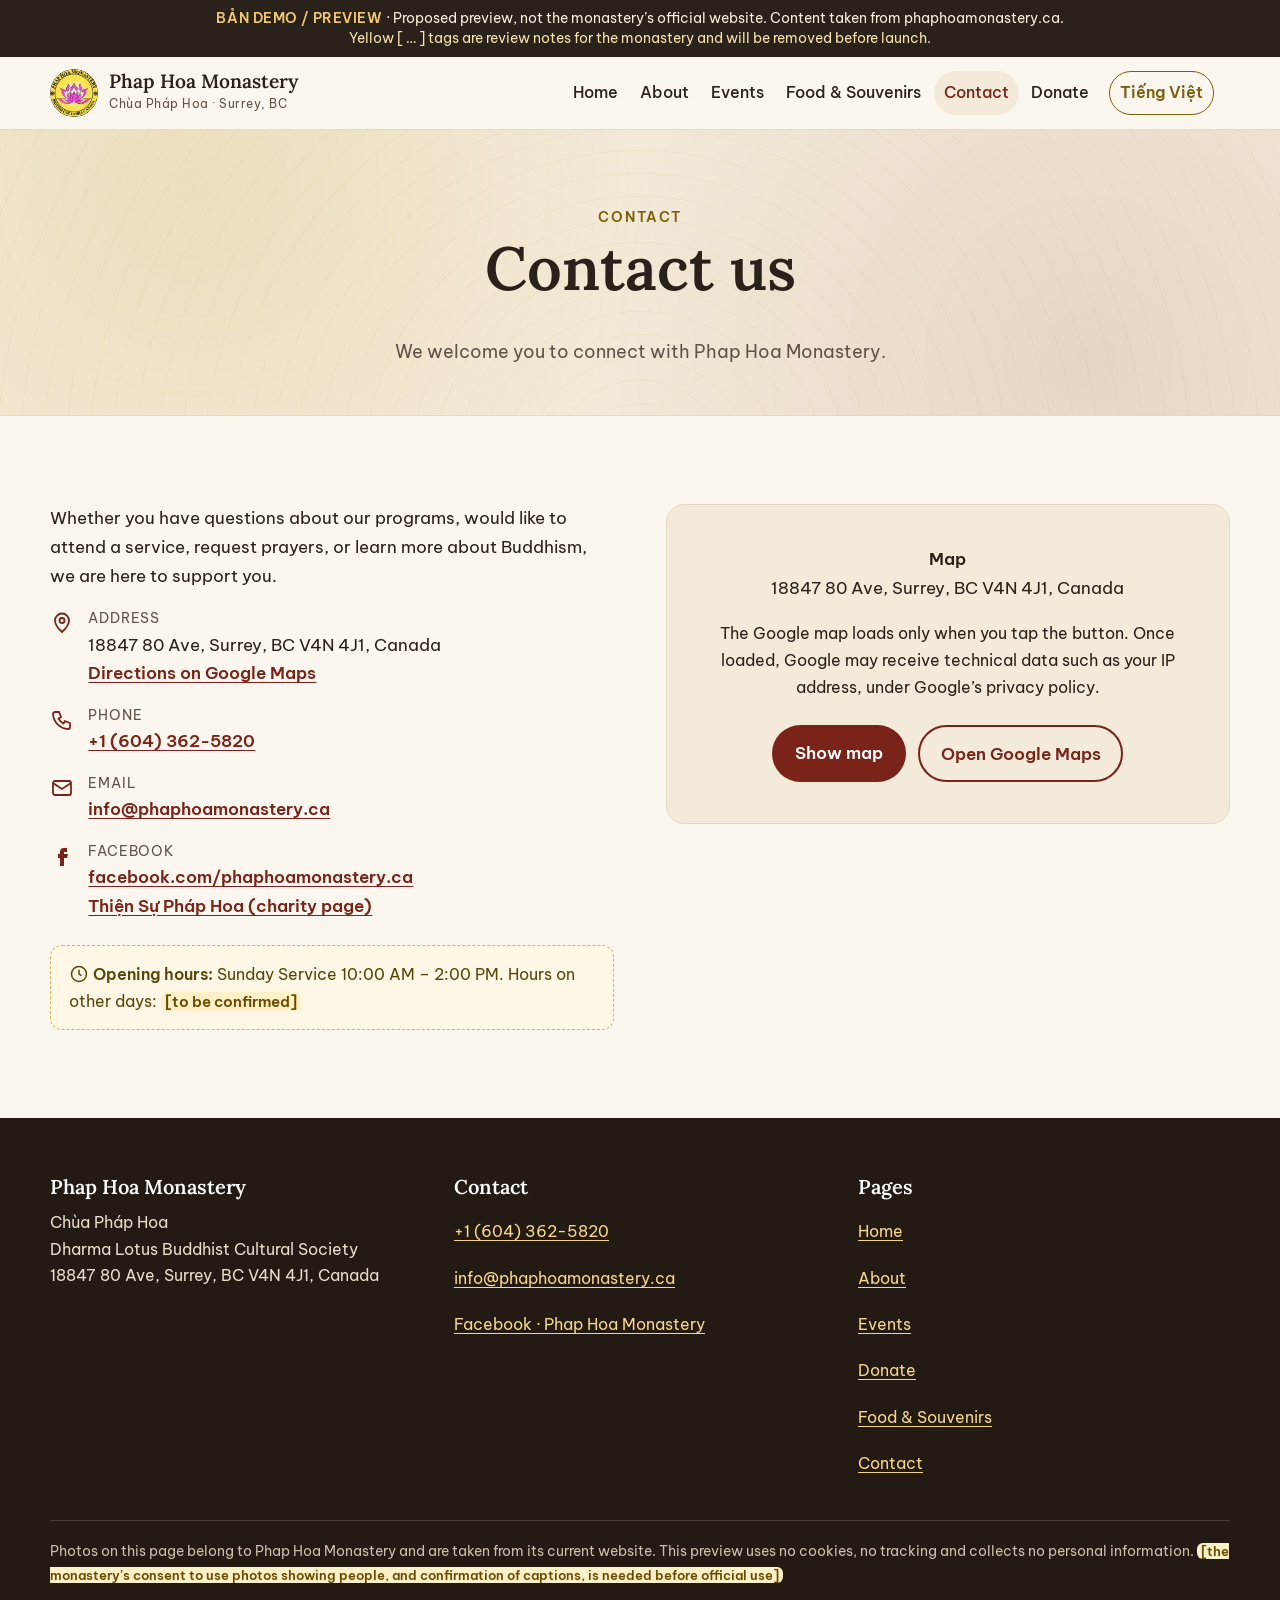
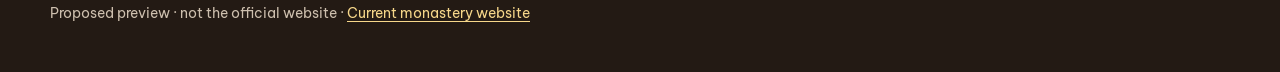
<file: en/contact/index.html>
<!doctype html>
<html lang="en" class="no-js">
<head>
<meta charset="utf-8">
<meta name="viewport" content="width=device-width, initial-scale=1">
<script>document.documentElement.className="js"</script>
<meta name="robots" content="noindex, nofollow, noarchive">
<title>Contact · Phap Hoa Monastery (demo)</title>
<meta name="description" content="Address, phone, email and map for Phap Hoa Monastery, 18847 80 Ave, Surrey, BC.">
<meta property="og:type" content="website">
<meta property="og:title" content="Contact · Phap Hoa Monastery (demo)">
<meta property="og:description" content="Address, phone, email and map for Phap Hoa Monastery, 18847 80 Ave, Surrey, BC.">
<meta property="og:image" content="https://bepnhobencha-rgb.github.io/phap-hoa-demo/assets/img/og-image.jpg">
<meta property="og:image:width" content="1200"><meta property="og:image:height" content="630">
<meta property="og:locale" content="en_CA">
<link rel="canonical" href="https://bepnhobencha-rgb.github.io/phap-hoa-demo/en/contact/">
<link rel="alternate" hreflang="vi" href="https://bepnhobencha-rgb.github.io/phap-hoa-demo/lien-he/">
<link rel="alternate" hreflang="en" href="https://bepnhobencha-rgb.github.io/phap-hoa-demo/en/contact/">
<meta property="og:url" content="https://bepnhobencha-rgb.github.io/phap-hoa-demo/en/contact/">
<meta name="theme-color" content="#7a2318">
<link rel="icon" href="../../assets/img/favicon-32.png" sizes="32x32">
<link rel="apple-touch-icon" href="../../assets/img/apple-touch-icon.png">
<link rel="preload" href="../../assets/fonts/BeVietnamPro-400-vietnamese.woff2" as="font" type="font/woff2" crossorigin>
<link rel="preload" href="../../assets/fonts/Lora-500-vietnamese.woff2" as="font" type="font/woff2" crossorigin>
<link rel="preload" href="../../assets/fonts/Lora-500-latin.woff2" as="font" type="font/woff2" crossorigin>
<link rel="stylesheet" href="../../assets/fonts/fonts.css">
<link rel="stylesheet" href="../../assets/css/style.css">
<script src="../../assets/js/main.js" defer></script>
</head>
<body>
<a class="skip" href="#main">Skip to main content</a>
<div class="demo-bar" role="note"><strong>BẢN DEMO / PREVIEW</strong> · Proposed preview, not the monastery’s official website. Content taken from phaphoamonastery.ca. <span class="demo-ph">Yellow [ … ] tags are review notes for the monastery and will be removed before launch.</span></div>
<header class="site-header">
 <div class="wrap head-in">
  <a class="brand" href="../../en/">
   <img src="../../assets/img/logo-160.webp" width="48" height="48" alt="">
   <span><span class="brand-name">Phap Hoa Monastery</span><span class="brand-sub">Chùa Pháp Hoa · Surrey, BC</span></span>
  </a>
  <div class="head-act">
   <button class="menu-btn" type="button" aria-expanded="false" aria-controls="site-nav"><svg width="22" height="22" viewBox="0 0 24 24" fill="none" stroke="currentColor" stroke-width="2" aria-hidden="true"><path d="M4 7h16M4 12h16M4 17h16"/></svg><span>Menu</span></button>
  </div>
  <nav id="site-nav" class="nav" aria-label="Main navigation">
   <ul><li><a href="../../en/">Home</a></li><li><a href="../../en/about/">About</a></li><li><a href="../../en/events/">Events</a></li><li><a href="../../en/food-souvenirs/">Food & Souvenirs</a></li><li><a href="../../en/contact/" aria-current="page">Contact</a></li><li class=nav-donate><a href="../../en/donate/">Donate</a></li></ul>
   <a class="lang" href="../../lien-he/" hreflang="vi" lang="vi">Tiếng Việt</a>
  </nav>
 </div>
</header>
<main id="main">
<div class="page-head"><div class="wrap"><span class="eyebrow">Contact</span><h1>Contact us</h1>
<p>We welcome you to connect with Phap Hoa Monastery.</p></div></div>
<section>
 <div class="wrap split" style="align-items:start">
  <div>
   <p>Whether you have questions about our programs, would like to attend a service, request prayers, or learn more about Buddhism, we are here to support you.</p>
   <ul class="info">
 <li><svg viewBox="0 0 24 24" fill="none" stroke="currentColor" stroke-width="1.8" aria-hidden="true"><path d="M12 21s-7-6.2-7-11.5A7 7 0 0 1 19 9.5C19 14.8 12 21 12 21z"/><circle cx="12" cy="9.5" r="2.5"/></svg><span><span class="lbl">Address</span>18847 80 Ave, Surrey, BC V4N 4J1, Canada<br><a href="https://www.google.com/maps/search/?api=1&query=18847+80+Ave+Surrey+BC+V4N+4J1" target="_blank" rel="noopener noreferrer">Directions on Google Maps<span class="visually-hidden"> (mở tab mới / opens in new tab)</span></a></span></li>
 <li><svg viewBox="0 0 24 24" fill="none" stroke="currentColor" stroke-width="1.8" aria-hidden="true"><path d="M5 4h4l2 5-2.5 1.5a11 11 0 0 0 5 5L15 13l5 2v4a2 2 0 0 1-2 2A16 16 0 0 1 3 6a2 2 0 0 1 2-2z"/></svg><span><span class="lbl">Phone</span><a href="tel:+16043625820">+1 (604) 362-5820</a></span></li>
 <li><svg viewBox="0 0 24 24" fill="none" stroke="currentColor" stroke-width="1.8" aria-hidden="true"><rect x="3" y="5" width="18" height="14" rx="2"/><path d="m3 7 9 6 9-6"/></svg><span><span class="lbl">Email</span><a href="mailto:info@phaphoamonastery.ca">info@phaphoamonastery.ca</a></span></li>
 <li><svg viewBox="0 0 24 24" fill="currentColor" aria-hidden="true"><path d="M14 8h3V4h-3a4 4 0 0 0-4 4v2H8v4h2v8h4v-8h3l1-4h-4V8z"/></svg><span><span class="lbl">Facebook</span><a href="https://www.facebook.com/phaphoamonastery.ca" target="_blank" rel="noopener noreferrer">facebook.com/phaphoamonastery.ca<span class="visually-hidden"> (mở tab mới / opens in new tab)</span></a><br><a href="https://www.facebook.com/thiensuphaphoa" target="_blank" rel="noopener noreferrer">Thiện Sự Pháp Hoa (charity page)<span class="visually-hidden"> (mở tab mới / opens in new tab)</span></a></span></li>
</ul>
   <div class="note" style="margin-top:1.5rem"><p style="margin:0"><svg style="width:20px;height:20px;vertical-align:-4px;margin-right:.3rem" viewBox="0 0 24 24" fill="none" stroke="currentColor" stroke-width="1.8" aria-hidden="true"><circle cx="12" cy="12" r="9"/><path d="M12 7v5l3 2"/></svg><strong>Opening hours:</strong> Sunday Service 10:00 AM – 2:00 PM. Hours on other days: <span class="ph">[to be confirmed]</span></p></div>
  </div>
  <div>
   <div class="map"><div><p><strong>Map</strong><br>18847 80 Ave, Surrey, BC V4N 4J1, Canada</p><p style="font-size:1rem">The Google map loads only when you tap the button. Once loaded, Google may receive technical data such as your IP address, under Google’s privacy policy.</p>
 <div class="btns" style="justify-content:center"><button type="button" class="btn btn-primary" data-map-load="https://www.google.com/maps?q=18847+80+Ave,+Surrey,+BC+V4N+4J1&output=embed" data-map-title="Google map: Phap Hoa Monastery">Show map</button><a href="https://www.google.com/maps/search/?api=1&query=18847+80+Ave+Surrey+BC+V4N+4J1" class="btn btn-ghost" target="_blank" rel="noopener noreferrer">Open Google Maps<span class="visually-hidden"> (mở tab mới / opens in new tab)</span></a></div></div></div>
  </div>
 </div>
</section>
</main>
<footer class="site-footer">
 <div class="wrap">
  <div class="foot-grid">
   <div>
    <h2>Phap Hoa Monastery</h2>
    <p>Chùa Pháp Hoa<br>Dharma Lotus Buddhist Cultural Society<br>18847 80 Ave, Surrey, BC V4N 4J1, Canada</p>
   </div>
   <div>
    <h2>Contact</h2>
    <ul>
     <li><a href="tel:+16043625820">+1 (604) 362-5820</a></li>
     <li><a href="mailto:info@phaphoamonastery.ca">info@phaphoamonastery.ca</a></li>
     <li><a href="https://www.facebook.com/phaphoamonastery.ca" target="_blank" rel="noopener noreferrer">Facebook · Phap Hoa Monastery<span class="visually-hidden"> (mở tab mới / opens in new tab)</span></a></li>
    </ul>
   </div>
   <div>
    <h2>Pages</h2>
    <ul><li><a href="../../en/">Home</a></li><li><a href="../../en/about/">About</a></li><li><a href="../../en/events/">Events</a></li><li><a href="../../en/donate/">Donate</a></li><li><a href="../../en/food-souvenirs/">Food & Souvenirs</a></li><li><a href="../../en/contact/">Contact</a></li></ul>
   </div>
  </div>
  <div class="foot-bottom">
   <p>Photos on this page belong to Phap Hoa Monastery and are taken from its current website. This preview uses no cookies, no tracking and collects no personal information. <span class="ph">[the monastery’s consent to use photos showing people, and confirmation of captions, is needed before official use]</span></p>
   <p>Proposed preview · not the official website · <a href="https://www.phaphoamonastery.ca/" target="_blank" rel="noopener noreferrer">Current monastery website<span class="visually-hidden"> (mở tab mới / opens in new tab)</span></a></p>
  </div>
 </div>
</footer>
</body>
</html>
</file>
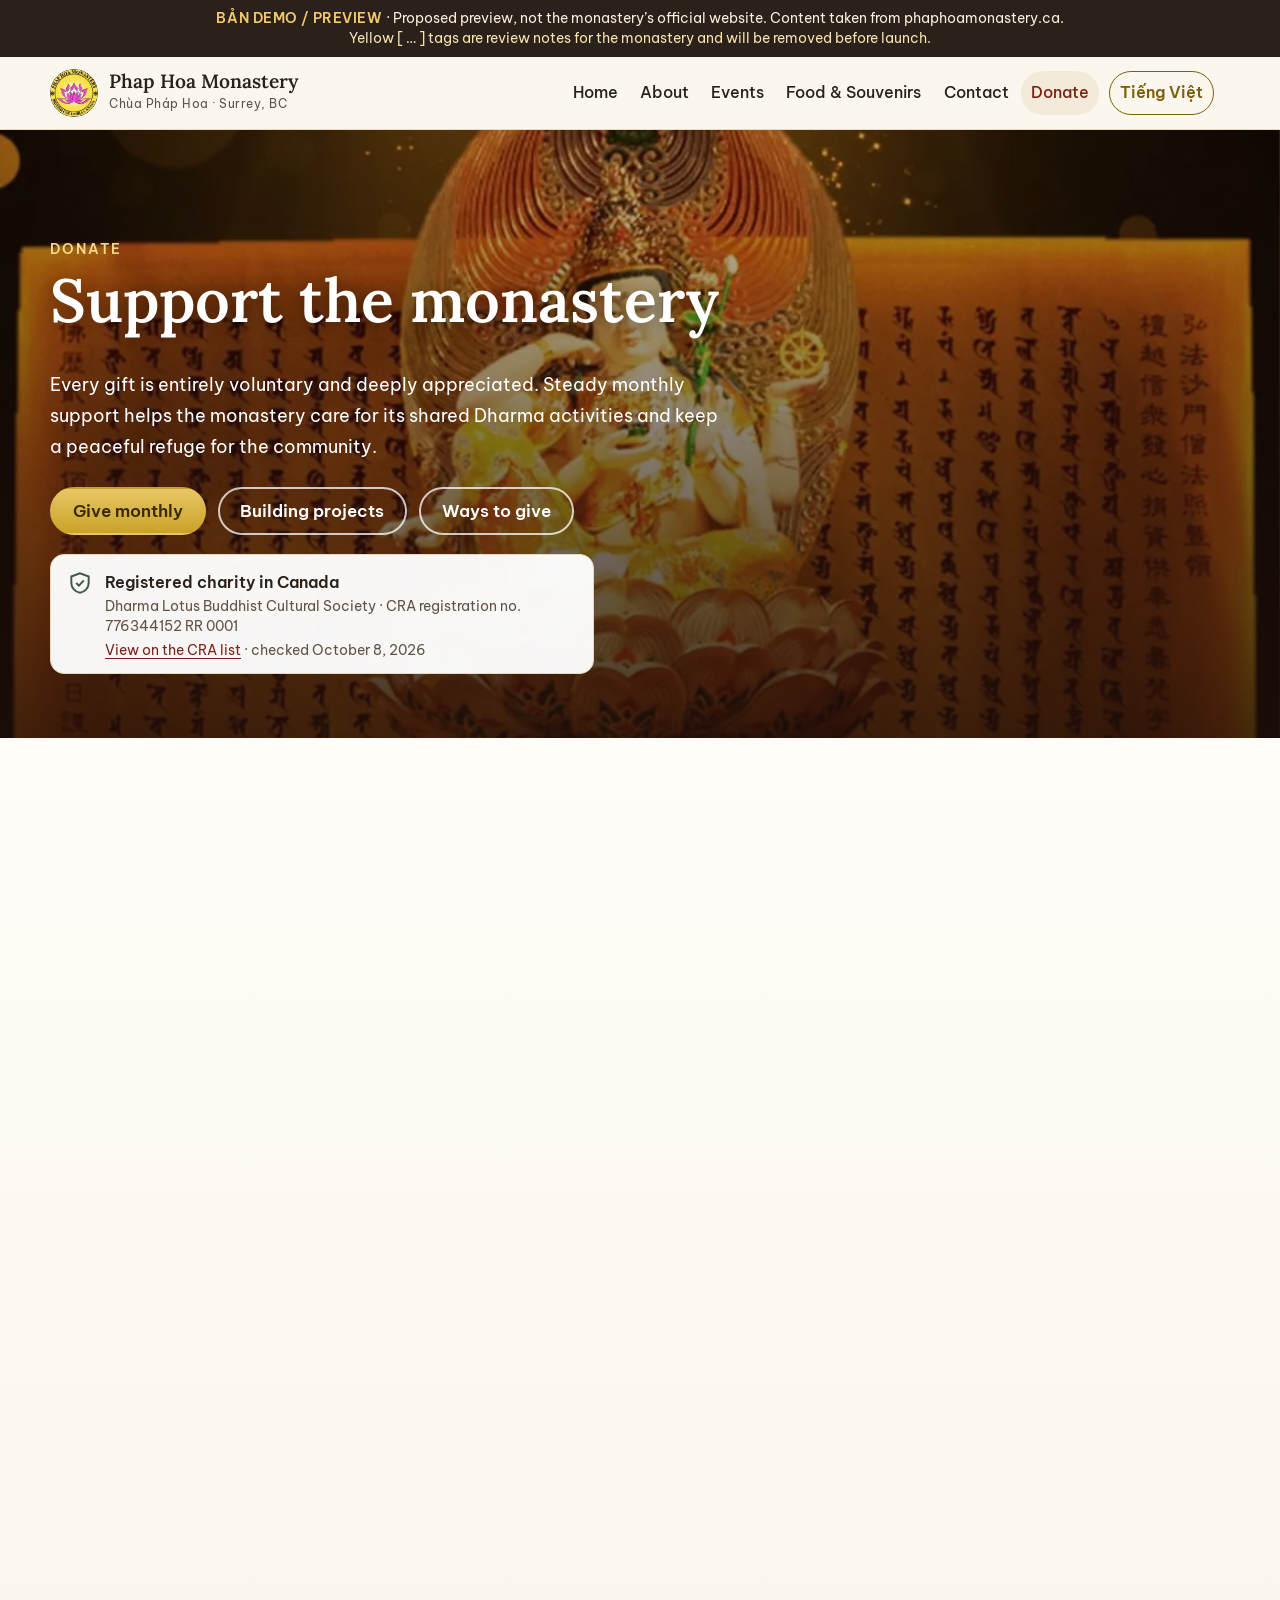
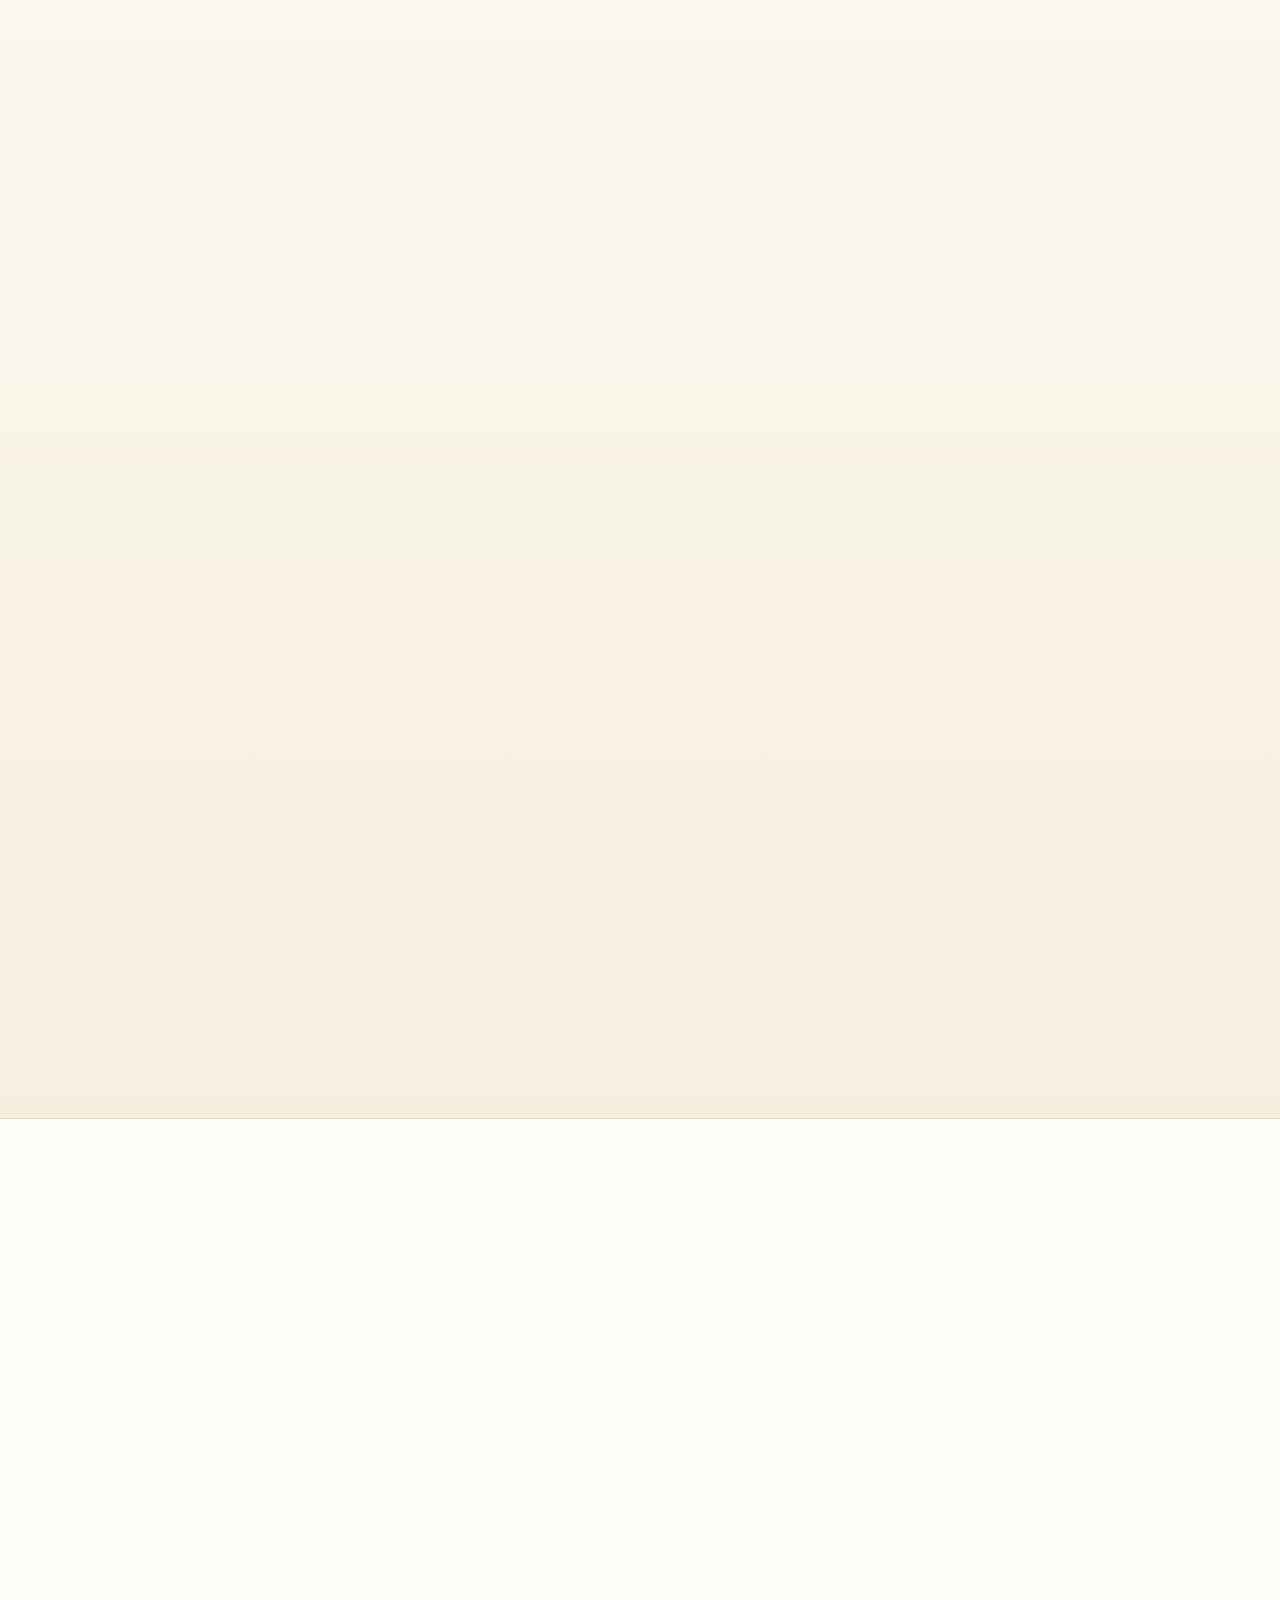
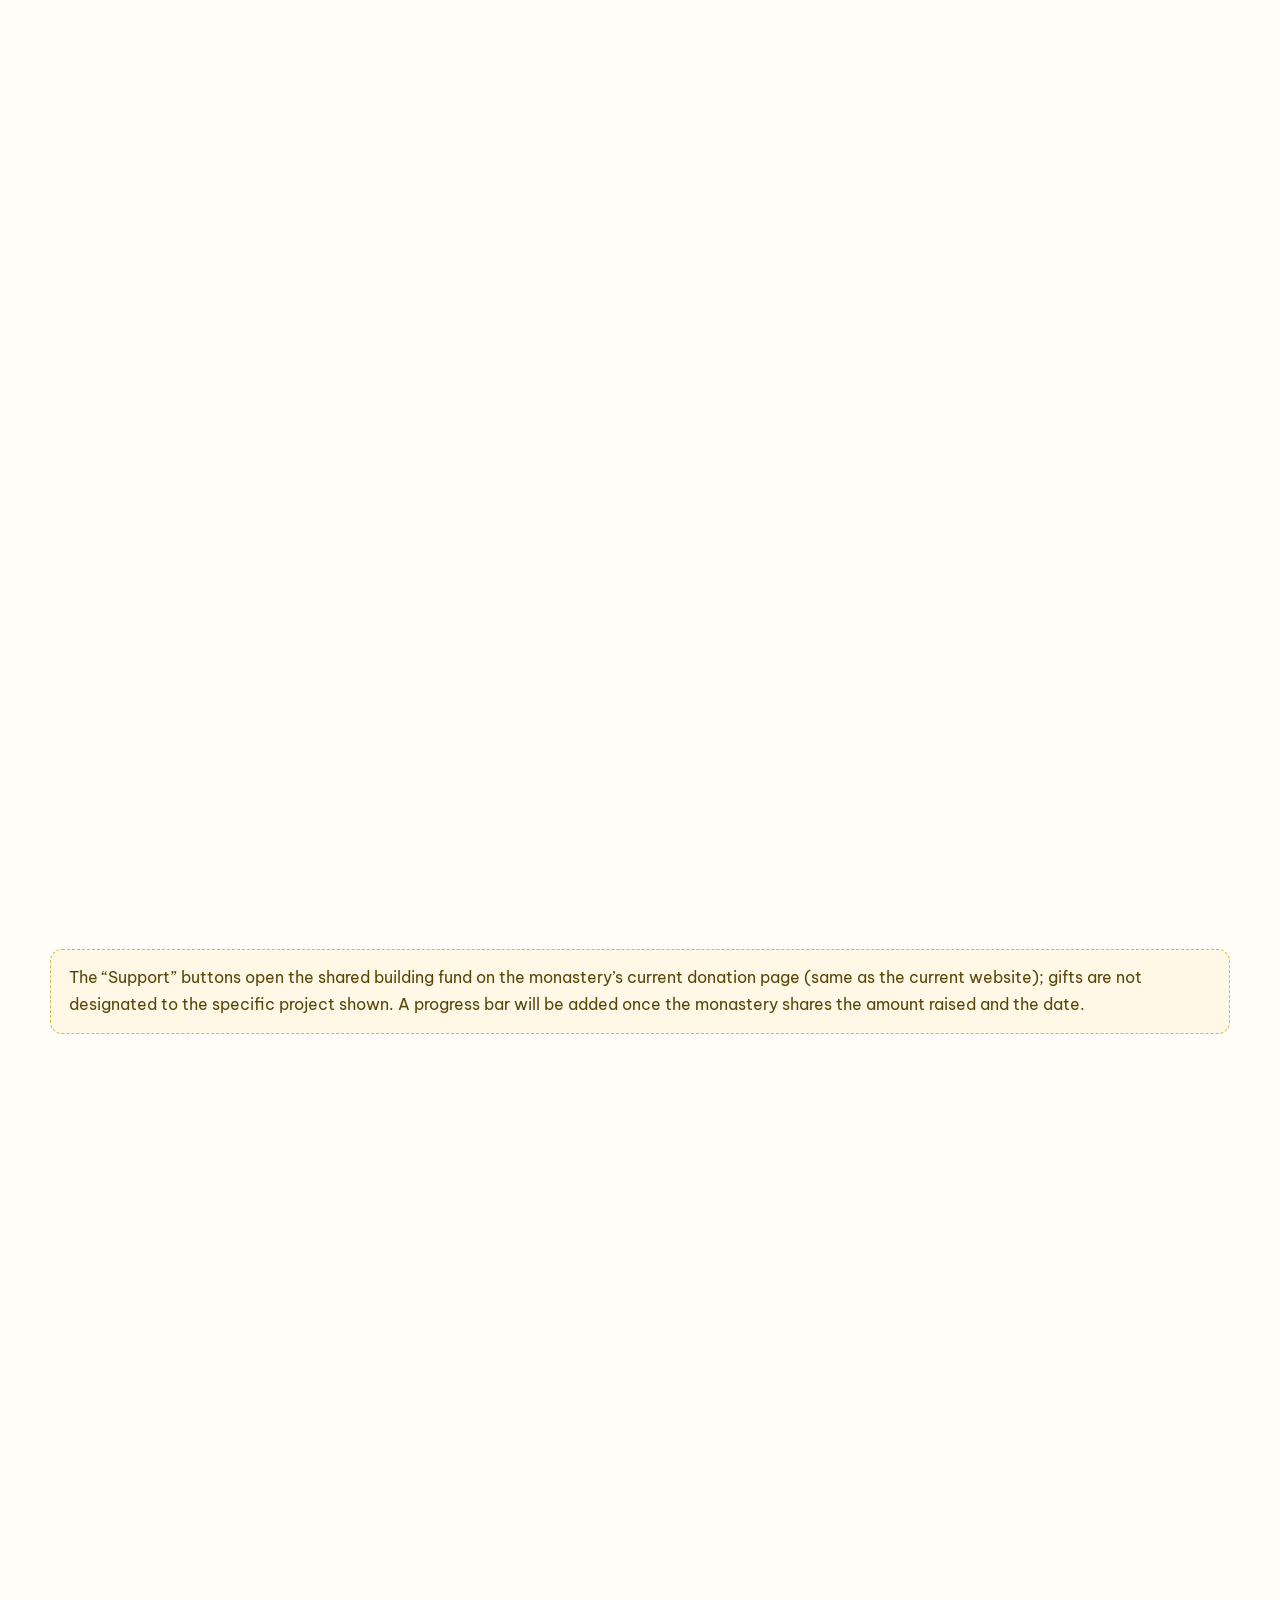
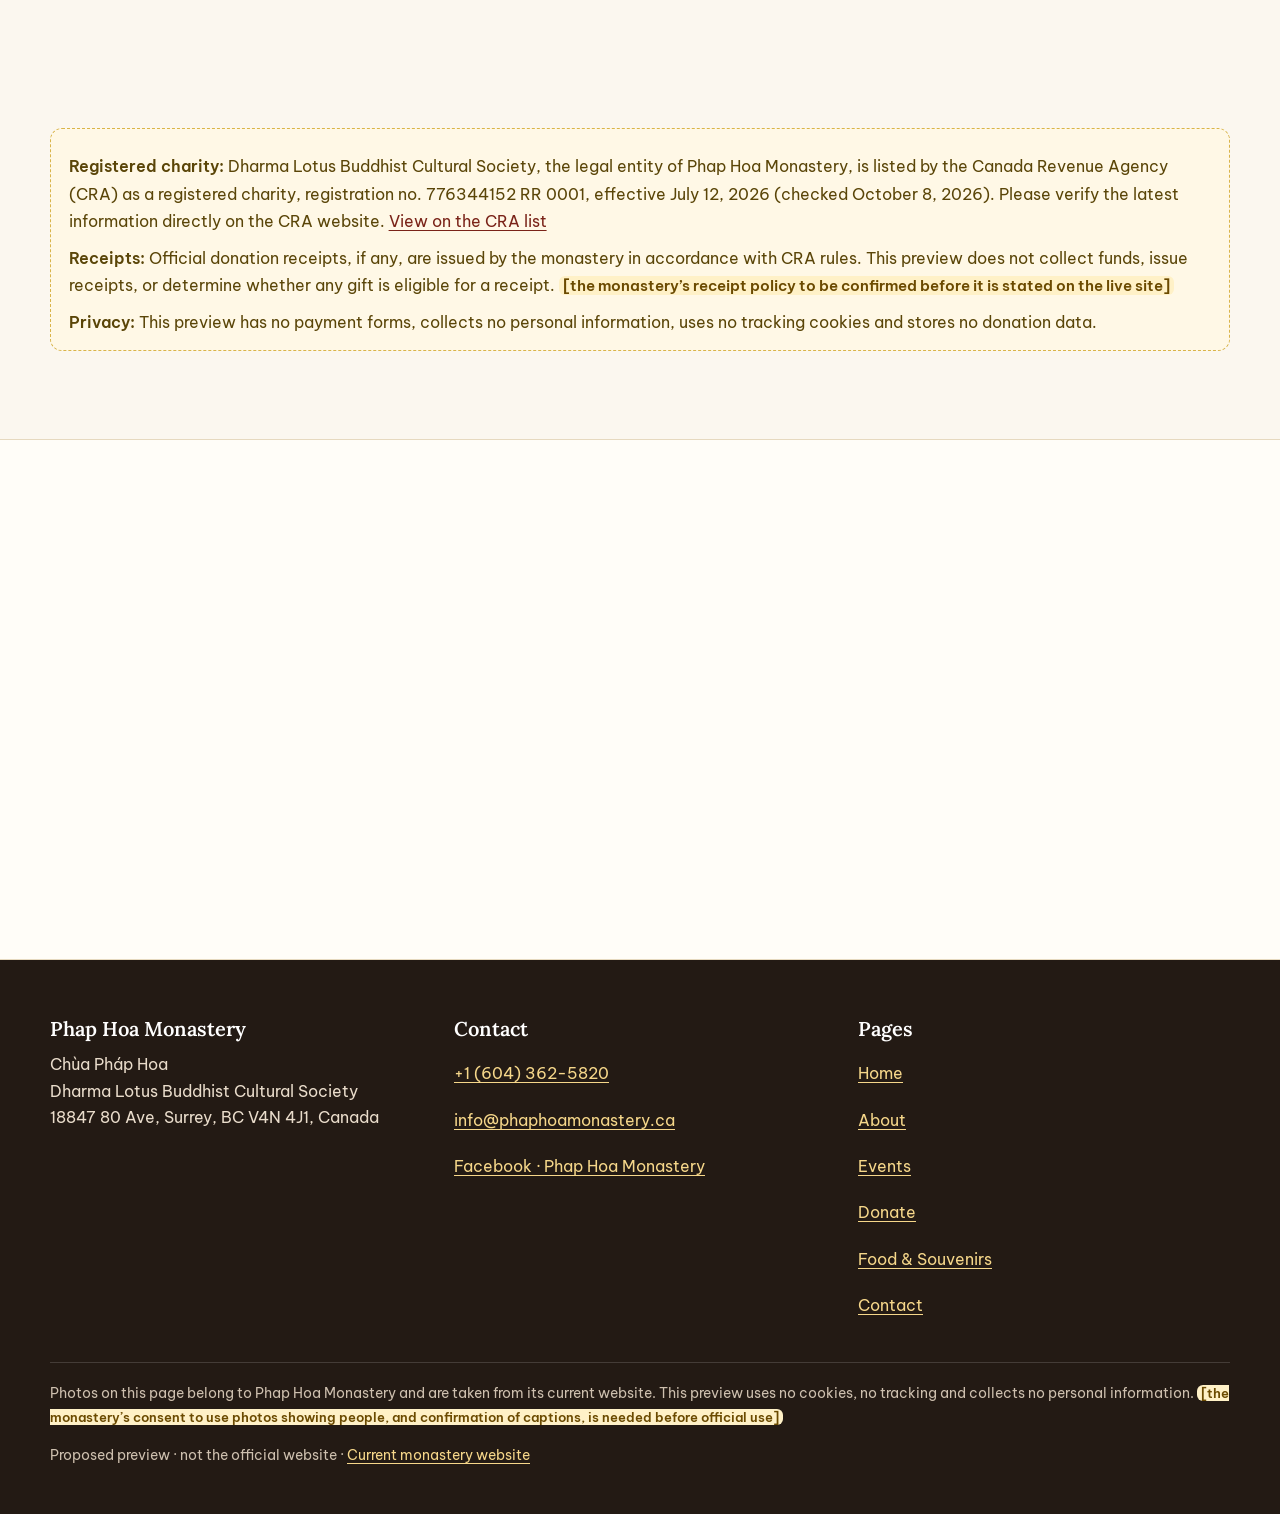
<file: en/donate/index.html>
<!doctype html>
<html lang="en" class="no-js">
<head>
<meta charset="utf-8">
<meta name="viewport" content="width=device-width, initial-scale=1">
<script>document.documentElement.className="js"</script>
<meta name="robots" content="noindex, nofollow, noarchive">
<title>Donate · Phap Hoa Monastery (demo)</title>
<meta name="description" content="Support Phap Hoa Monastery: monthly giving, building projects (septic goal $150,000), e-Transfer, cheque, in person. CRA-registered charity.">
<meta property="og:type" content="website">
<meta property="og:title" content="Donate · Phap Hoa Monastery (demo)">
<meta property="og:description" content="Support Phap Hoa Monastery: monthly giving, building projects (septic goal $150,000), e-Transfer, cheque, in person. CRA-registered charity.">
<meta property="og:image" content="https://bepnhobencha-rgb.github.io/phap-hoa-demo/assets/img/og-image.jpg">
<meta property="og:image:width" content="1200"><meta property="og:image:height" content="630">
<meta property="og:locale" content="en_CA">
<link rel="canonical" href="https://bepnhobencha-rgb.github.io/phap-hoa-demo/en/donate/">
<link rel="alternate" hreflang="vi" href="https://bepnhobencha-rgb.github.io/phap-hoa-demo/cung-duong/">
<link rel="alternate" hreflang="en" href="https://bepnhobencha-rgb.github.io/phap-hoa-demo/en/donate/">
<meta property="og:url" content="https://bepnhobencha-rgb.github.io/phap-hoa-demo/en/donate/">
<meta name="theme-color" content="#7a2318">
<link rel="icon" href="../../assets/img/favicon-32.png" sizes="32x32">
<link rel="apple-touch-icon" href="../../assets/img/apple-touch-icon.png">
<link rel="preload" href="../../assets/fonts/BeVietnamPro-400-vietnamese.woff2" as="font" type="font/woff2" crossorigin>
<link rel="preload" href="../../assets/fonts/Lora-500-vietnamese.woff2" as="font" type="font/woff2" crossorigin>
<link rel="preload" href="../../assets/fonts/Lora-500-latin.woff2" as="font" type="font/woff2" crossorigin>
<link rel="stylesheet" href="../../assets/fonts/fonts.css">
<link rel="stylesheet" href="../../assets/css/style.css">
<script src="../../assets/js/main.js" defer></script>
</head>
<body>
<a class="skip" href="#main">Skip to main content</a>
<div class="demo-bar" role="note"><strong>BẢN DEMO / PREVIEW</strong> · Proposed preview, not the monastery’s official website. Content taken from phaphoamonastery.ca. <span class="demo-ph">Yellow [ … ] tags are review notes for the monastery and will be removed before launch.</span></div>
<header class="site-header">
 <div class="wrap head-in">
  <a class="brand" href="../../en/">
   <img src="../../assets/img/logo-160.webp" width="48" height="48" alt="">
   <span><span class="brand-name">Phap Hoa Monastery</span><span class="brand-sub">Chùa Pháp Hoa · Surrey, BC</span></span>
  </a>
  <div class="head-act">
   <button class="menu-btn" type="button" aria-expanded="false" aria-controls="site-nav"><svg width="22" height="22" viewBox="0 0 24 24" fill="none" stroke="currentColor" stroke-width="2" aria-hidden="true"><path d="M4 7h16M4 12h16M4 17h16"/></svg><span>Menu</span></button>
  </div>
  <nav id="site-nav" class="nav" aria-label="Main navigation">
   <ul><li><a href="../../en/">Home</a></li><li><a href="../../en/about/">About</a></li><li><a href="../../en/events/">Events</a></li><li><a href="../../en/food-souvenirs/">Food & Souvenirs</a></li><li><a href="../../en/contact/">Contact</a></li><li class=nav-donate><a href="../../en/donate/" aria-current="page">Donate</a></li></ul>
   <a class="lang" href="../../cung-duong/" hreflang="vi" lang="vi">Tiếng Việt</a>
  </nav>
 </div>
</header>
<main id="main">
<div class="give-head">
 <img src="../../assets/img/quan-am-1160.webp" srcset="../../assets/img/quan-am-800.webp 800w, ../../assets/img/quan-am-1160.webp 1160w" sizes="100vw" alt="" width="1160" height="901" fetchpriority="high" class="give-head-img">
 <div class="wrap give-head-in">
  <span class="eyebrow">Donate</span>
  <h1>Support the monastery</h1>
  <p class="lead">Every gift is entirely voluntary and deeply appreciated. Steady monthly support helps the monastery care for its shared Dharma activities and keep a peaceful refuge for the community.</p>
  <div class="btns">
   <a class="btn btn-gold" href="#hang-thang">Give monthly</a>
   <a class="btn btn-ghost-light" href="#du-an">Building projects</a>
   <a class="btn btn-ghost-light" href="#cach">Ways to give</a>
  </div>
  <div class="trust trust-dark"><svg viewBox="0 0 24 24" fill="none" stroke="currentColor" stroke-width="1.8" aria-hidden="true"><path d="M12 3 4 6v6c0 4.5 3.4 8.3 8 9 4.6-.7 8-4.5 8-9V6l-8-3z"/><path d="m8.5 12 2.5 2.5 4.5-5"/></svg><div><strong>Registered charity in Canada</strong>
<span>Dharma Lotus Buddhist Cultural Society · CRA registration no. 776344152 RR 0001</span>
<span class="trust-sub"><a href="https://apps.cra-arc.gc.ca/ebci/hacc/srch/pub/dtldBscSrch?q.srchNmFltr=Dharma%20Lotus" target="_blank" rel="noopener noreferrer">View on the CRA list<span class="visually-hidden"> (mở tab mới / opens in new tab)</span></a> · checked October 8, 2026</span></div></div>
 </div>
</div>
<section class="monthly" id="hang-thang" aria-labelledby="mt-title">
 <div class="wrap">
  <div class="sec-title reveal"><svg class="lotus" viewBox="0 0 64 32" fill="none" stroke="currentColor" stroke-width="1.6" aria-hidden="true"><path d="M32 4c5 6 5 14 0 22-5-8-5-16 0-22z"/><path d="M32 26c-6-2-12-7-14-14 7 0 12 5 14 14zM32 26c6-2 12-7 14-14-7 0-12 5-14 14z"/><path d="M32 26c-8 1-16-1-22-6 8-3 16 0 22 6zM32 26c8 1 16-1 22-6-8-3-16 0-22 6z"/><path d="M8 29h48"/></svg><span class="eyebrow">Monthly Dharma Support</span>
   <h2 id="mt-title">Support the monastery every month</h2>
   <p>A small but steady offering each month helps the monastery care for its shared Dharma activities and everyday needs, so the nuns can practise with peace of mind and the temple doors stay open to all.</p></div>
  <div class="fund-note reveal" role="note"><p><svg viewBox="0 0 24 24" fill="none" stroke="currentColor" stroke-width="1.8" aria-hidden="true"><path d="M12 3 4 6v6c0 4.5 3.4 8.3 8 9 4.6-.7 8-4.5 8-9V6l-8-3z"/><path d="m8.5 12 2.5 2.5 4.5-5"/></svg><span>Online gifts through the monastery’s current giving page are currently recorded in the <strong>shared building fund</strong>, not designated to any specific project. The needs listed below are context only; the monastery decides how gifts are used. Setting up a separate monthly-giving option: <span class="ph">[to be confirmed by the monastery]</span></span></p></div>
  <div class="monthly-grid">
   <div class="m-card reveal">
    <h3>Example monthly amounts</h3>
    <p>These figures are examples only, not recommended amounts. Every contribution, large or small, helps support the monastery’s shared Buddhist activities.</p>
    <ul class="tiers"><li class="tier"><strong>$10</strong><span>per month</span></li><li class="tier"><strong>$30</strong><span>per month</span></li><li class="tier"><strong>$50</strong><span>per month</span></li><li class="tier"><strong>$100</strong><span>per month</span></li><li class="tier"><strong>Any amount</strong><span>as your means allow</span></li></ul>
    <div class="illus"><span class="illus-n">$3,000</span><span>each month if 100 families each offer $30 — steady support the monastery can plan around.</span></div>
    <p class="small-note">Illustration only — not a fundraising target or a recommended amount. <span class="ph">[figures to be approved by the monastery before launch]</span></p>
   </div>
   <div class="m-card reveal">
    <h3>Context: the monastery’s everyday needs</h3>
    <p>Like any temple, each month the monastery takes care of things such as:</p>
    <ul class="needs"><li><svg viewBox="0 0 24 24" fill="none" stroke="currentColor" stroke-width="1.8" aria-hidden="true"><circle cx="12" cy="12" r="4"/><path d="M12 2v2M12 20v2M4.9 4.9l1.4 1.4M17.7 17.7l1.4 1.4M2 12h2M20 12h2M4.9 19.1l1.4-1.4M17.7 6.3l1.4-1.4"/></svg><span>Electricity &amp; lighting</span></li><li><svg viewBox="0 0 24 24" fill="none" stroke="currentColor" stroke-width="1.8" aria-hidden="true"><path d="M12 21c-3.9 0-7-2.7-7-6.5 0-3.3 2.4-5.4 4-7.5.4 2 1.6 3 2.6 3.3C11 7.5 12.3 5 14.5 3c.3 3 4.5 5.6 4.5 11.5 0 3.8-3.1 6.5-7 6.5z"/></svg><span>Heating &amp; water</span></li><li><svg viewBox="0 0 24 24" fill="none" stroke="currentColor" stroke-width="1.8" aria-hidden="true"><path d="M3 11h18a9 9 0 0 1-18 0zM8 7c0-1.5 1-2 1-3.5M12 7c0-1.5 1-2 1-3.5M16 7c0-1.5 1-2 1-3.5"/></svg><span>The free Sunday vegetarian lunch</span></li><li><svg viewBox="0 0 24 24" fill="none" stroke="currentColor" stroke-width="1.8" aria-hidden="true"><path d="M3 21l9-9M14.5 3.5a4.5 4.5 0 0 0 5.6 5.9l-3 3-4.5-4.5 3-3z"/><path d="M4 10l6-6 2 2-6 6z"/></svg><span>Upkeep &amp; repairs</span></li></ul>
    <p class="small-note">These are examples of the monastery’s needs; the monastery decides how gifts are used. <span class="ph">[monthly running costs to be confirmed by the monastery]</span></p>
   </div>
  </div>
  <h3 class="steps-title reveal" id="bat-dau">Three ways to start giving monthly</h3>
  <ol class="steps">
   <li class="step reveal"><span class="step-n" aria-hidden="true">1</span><h4>Online: a monthly gift to the shared building fund</h4>
    <ol class="mini"><li>Open the monastery’s current giving page.</li><li>Scroll to “Quỹ xây dựng Pháp Hoa” (building fund).</li><li>Choose “Monthly” and enter an amount.</li><li>Tap “Tùy hỷ cúng dường / Donate”.</li></ol>
    <a href="https://www.phaphoamonastery.ca/donate#quxydng" class="btn btn-primary" target="_blank" rel="noopener noreferrer">Open current giving page (external)<span class="visually-hidden"> (mở tab mới / opens in new tab)</span></a>
    <p class="small-note">This goes to the shared building fund. How to change or stop: <span class="ph">[to be confirmed]</span><br>These buttons open a page outside this preview (the monastery’s current donation page on Wix). External sites have their own terms and privacy policies.</p></li>
   <li class="step reveal"><span class="step-n" aria-hidden="true">2</span><h4>Monthly Interac e-Transfer</h4>
    <ol class="mini"><li>In your banking app, add the recipient: <strong class="et">phaphoa.bc@gmail.com</strong></li><li>Enter an amount; if your bank offers it, choose a monthly recurring transfer (otherwise set a monthly reminder).</li><li>Message: “Monthly support – your name”.</li></ol>
    <button type="button" class="btn btn-ghost copy-btn" data-copy="phaphoa.bc@gmail.com" data-done="Address copied"><svg viewBox="0 0 24 24" fill="none" stroke="currentColor" stroke-width="1.8" aria-hidden="true"><rect x="9" y="9" width="11" height="11" rx="2"/><path d="M5 15V5a2 2 0 0 1 2-2h10"/></svg><span>Copy e-Transfer address</span></button>
    <p class="small-note" aria-live="polite"><span class="copy-status"></span>Copying happens only in your browser; this preview does not store or send anything. You manage it yourself and can stop at any time in your banking app.</p></li>
   <li class="step reveal"><span class="step-n" aria-hidden="true">3</span><h4>In person or by cheque</h4>
    <ol class="mini"><li>Offer in person during service hours, for example each Sunday 10:00 AM – 2:00 PM.</li><li>Or mail a cheque payable to <strong>Dharma Lotus Buddhist Cultural Society</strong> to 18847 80 Ave, Surrey, BC V4N 4J1.</li></ol></li>
  </ol>
  <p class="vol reveal">All offerings are entirely voluntary. You may change or stop a monthly contribution at any time through the method you used, or contact the monastery for guidance.</p>
 </div>
</section>
<section id="du-an" class="projects" aria-labelledby="plan">
 <div class="wrap">
  <div class="sec-title reveal"><svg class="lotus" viewBox="0 0 64 32" fill="none" stroke="currentColor" stroke-width="1.6" aria-hidden="true"><path d="M32 4c5 6 5 14 0 22-5-8-5-16 0-22z"/><path d="M32 26c-6-2-12-7-14-14 7 0 12 5 14 14zM32 26c6-2 12-7 14-14-7 0-12 5-14 14z"/><path d="M32 26c-8 1-16-1-22-6 8-3 16 0 22 6zM32 26c8 1 16-1 22-6-8-3-16 0-22 6z"/><path d="M8 29h48"/></svg><span class="eyebrow">Future development projects</span><h2 id="plan">Master Plan of Phap Hoa Monastery</h2>
   <p>We humbly invite you to become part of this meaningful undertaking. Every contribution, whether large or small, brings us one step closer to realizing this vision.</p></div>
  <div class="grid g3"><article class="card proj reveal" id="du-an-septic"><div class="card-body">
<span class="phase">Foundation phase · Project 1</span><h3>Septic System Upgrade</h3><p>The current system was designed for a smaller number of visitors. With increasing attendance during Sunday services, retreats, and large events such as Vesak, Ullambana Day, and Mid-Autumn Festival, the monastery must improve the septic system to ensure it can safely and efficiently support the growing community.</p><ul><li>Meet city and environmental regulations</li><li>Support larger gatherings and community events</li><li>Improve sanitation and safety for all visitors</li><li>Prepare the monastery for future development and expansion</li></ul><p>A properly upgraded septic system is a foundational step that allows the monastery to responsibly expand parking area.</p>
<div class="prog-box">
 <p class="prog-goal"><span>Goal</span><strong>$150,000</strong></p>
 
 <p class="prog-raised">Amount raised: awaiting an update from the monastery <span class="ph">[to be confirmed]</span></p>
</div>
<a href="https://www.phaphoamonastery.ca/donate#quxydng" class="btn btn-primary" target="_blank" rel="noopener noreferrer">Support<span class="visually-hidden"> (mở tab mới / opens in new tab)</span></a>
<p class="small-note">Opens the shared building fund on the monastery’s current site; gifts are not designated to this project.</p></div></article><article class="card proj reveal" id="du-an-parking"><div class="card-body">
<span class="phase">Project 2</span><h3>Parking Expansion &amp; New Entrance</h3><p>A new parking area with a dedicated entrance and exit from 188 Street and 80 Avenue is planned to better accommodate visitors and improve traffic flow. The current parking area in front of the Buddha Hall and residential building will be transformed into a serene spiritual landscape, including Zen gardens, a bell tower, and a drum tower — allowing the temple grounds to fully reflect its sacred atmosphere. This project will also enhance safety, by reducing vehicle movement in areas where the community gathers, walks, and practices.</p>
<div class="prog-box">
 <p class="prog-goal"><span>Goal</span><strong class="pending">awaiting confirmation from the monastery</strong></p>
 
 <p class="prog-raised">Amount raised: awaiting an update from the monastery <span class="ph">[to be confirmed]</span></p>
</div>
<a href="https://www.phaphoamonastery.ca/donate#quxydng" class="btn btn-primary" target="_blank" rel="noopener noreferrer">Support<span class="visually-hidden"> (mở tab mới / opens in new tab)</span></a>
<p class="small-note">Opens the shared building fund on the monastery’s current site; gifts are not designated to this project.</p></div></article><article class="card proj reveal" id="du-an-kitchen"><div class="card-body">
<span class="phase">Project 3</span><h3>Indoor Kitchen &amp; Dining Hall</h3><p>Currently, the monastery’s kitchen and dining area are located outdoors, creating challenges for volunteers and visitors—especially during colder seasons and for seniors. In addition, the kitchen relies on temporary propane gas systems, which present fire safety concerns and are not suitable for long-term use. Phap Hoa Monastery plans to build an indoor kitchen and dining hall with proper facilities, ventilation, and fire-safe cooking systems to ensure a safer and more reliable environment. This project will support our Sunday vegetarian meals, community gatherings, and cultural events in a space that is comfortable, safe, and welcoming.</p>
<div class="prog-box">
 <p class="prog-goal"><span>Goal</span><strong class="pending">awaiting confirmation from the monastery</strong></p>
 
 <p class="prog-raised">Amount raised: awaiting an update from the monastery <span class="ph">[to be confirmed]</span></p>
</div>
<a href="https://www.phaphoamonastery.ca/donate#quxydng" class="btn btn-primary" target="_blank" rel="noopener noreferrer">Support<span class="visually-hidden"> (mở tab mới / opens in new tab)</span></a>
<p class="small-note">Opens the shared building fund on the monastery’s current site; gifts are not designated to this project.</p></div></article></div>
  <p class="note" style="margin-top:1.5rem">The “Support” buttons open the shared building fund on the monastery’s current donation page (same as the current website); gifts are not designated to the specific project shown. A progress bar will be added once the monastery shares the amount raised and the date.</p>
  <div class="split" style="align-items:start;margin-top:3rem">
   <figure class="reveal"><a href="../../assets/img/master-plan-1402.webp" class="photo" style="display:block"><img src="../../assets/img/master-plan-1402.webp" srcset="../../assets/img/master-plan-900.webp 900w, ../../assets/img/master-plan-1402.webp 1402w" sizes="(min-width: 900px) 50vw, 100vw" alt="Master plan rendering of Phap Hoa Monastery with 9 numbered areas" width="1402" height="1122" loading="lazy" decoding="async"></a>
    <figcaption>Illustrative rendering. Tap the image to enlarge.</figcaption>
    <ol class="legend"><li>Main Gate (Tam Quan)</li><li>Bell Tower (Lầu Chuông)</li><li>Drum Tower (Lầu Trống)</li><li>Main Hall (Chánh Điện) – 2 stories (40′ × 60′)</li><li>Residence A – 2 stories (15′ × 60′)</li><li>Residence B – 2 stories (15′ × 60′)</li><li>Back Hall (Hậu Điện) – 2 stories (connected U shape)</li><li>Guanyin Garden (Vườn Quan Âm)</li><li>Parking area (48 stalls)</li></ol></figure>
   <div class="reveal">
    <h3>The Master Plan</h3>
    <p>The master plan reflects our vision for a traditional Buddhist monastery featuring a Main Buddha Hall, monastic residences, meditation gardens, community gathering spaces, and facilities that will support spiritual cultivation, education, cultural preservation, and compassionate service.</p>
    <p>This project is more than the construction of buildings. It is the creation of a place where people can discover peace, develop wisdom, practice compassion, and connect with the timeless teachings of the Buddha.</p>
    <p>Your generosity will help establish a lasting refuge for monastics, practitioners, families, youth, and all who seek guidance on the path of awakening.</p>
   </div>
  </div>
 </div>
</section>
<section class="sec-alt why" aria-labelledby="why">
 <div class="wrap split">
  <div class="reveal">
   <h2 id="why">Why your support matters</h2>
   <p>Phap Hoa Monastery continues to serve the community through Dharma teachings, weekly services, youth programs, cultural celebrations, and charitable activities. Your generous support helps us:</p>
   <ul class="ticks">
    <li>Maintain and improve the temple facilities</li>
    <li>Offer free Sunday vegetarian meals</li>
    <li>Support community outreach and charity work</li>
    <li>Expand future development and spiritual programs</li>
   </ul>
   <p>Your generosity supports the continuation of the Buddha’s teachings and helps sustain a peaceful refuge for present and future generations.</p>
   <p class="quote">With gratitude and blessings.</p>
  </div>
  <figure class="photo reveal why-photo" style="max-width:380px;justify-self:center"><img src="../../assets/img/tranh-cung-duong-600.webp" srcset="../../assets/img/tranh-cung-duong-600.webp 600w" sizes="380px" alt="A calligraphy scroll at the monastery" width="600" height="922" loading="lazy" decoding="async"></figure>
 </div>
</section>
<section id="cach" aria-labelledby="ways">
 <div class="wrap">
  <div class="sec-title reveal"><svg class="lotus" viewBox="0 0 64 32" fill="none" stroke="currentColor" stroke-width="1.6" aria-hidden="true"><path d="M32 4c5 6 5 14 0 22-5-8-5-16 0-22z"/><path d="M32 26c-6-2-12-7-14-14 7 0 12 5 14 14zM32 26c6-2 12-7 14-14-7 0-12 5-14 14z"/><path d="M32 26c-8 1-16-1-22-6 8-3 16 0 22 6zM32 26c8 1 16-1 22-6-8-3-16 0-22 6z"/><path d="M8 29h48"/></svg><h2 id="ways">Ways to give</h2><p>You can support Phap Hoa Monastery in several ways:</p></div>
  <div class="give">
   <article class="card reveal"><div class="card-body"><h3><svg viewBox="0 0 24 24" fill="none" stroke="currentColor" stroke-width="1.8" aria-hidden="true"><path d="M4 12 20 4l-6 16-3-7-7-1z"/></svg>E-Transfer</h3><p>Send an Interac e-Transfer to:</p><p><a href="mailto:phaphoa.bc@gmail.com"><strong>phaphoa.bc@gmail.com</strong></a></p></div></article>
   <article class="card reveal"><div class="card-body"><h3><svg viewBox="0 0 24 24" fill="none" stroke="currentColor" stroke-width="1.8" aria-hidden="true"><rect x="2" y="6" width="20" height="12" rx="2"/><path d="M6 14h6M15 14h3M6 10h12"/></svg>Cheque</h3><p>Payable to:<br><strong>Dharma Lotus Buddhist Cultural Society</strong></p><p>Mailing address:<br>18847 80 Ave, Surrey, BC V4N 4J1</p></div></article>
   <article class="card reveal"><div class="card-body"><h3><svg viewBox="0 0 24 24" fill="none" stroke="currentColor" stroke-width="1.8" aria-hidden="true"><path d="M12 3c-2 3-3 6-3 9v8M12 3c2 3 3 6 3 9v8M6 20h12"/></svg>In person</h3><p>Donations may be offered at the temple during service hours.</p></div></article>
   <article class="card reveal"><div class="card-body"><h3><svg viewBox="0 0 24 24" fill="none" stroke="currentColor" stroke-width="1.8" aria-hidden="true"><rect x="3" y="5" width="18" height="14" rx="2"/><path d="m3 7 9 6 9-6"/></svg>Online</h3><p>Phap Hoa Monastery’s shared building fund (one-time or monthly), on the monastery’s current donation page. This gift supports the shared fund, not a specific project.</p><a href="https://www.phaphoamonastery.ca/donate#quxydng" class="btn btn-primary" target="_blank" rel="noopener noreferrer">Open current donation page<span class="visually-hidden"> (mở tab mới / opens in new tab)</span></a></div></article>
  </div>
  <div class="note legal" style="margin-top:1.5rem">
   <p><strong>Registered charity:</strong> Dharma Lotus Buddhist Cultural Society, the legal entity of Phap Hoa Monastery, is listed by the Canada Revenue Agency (CRA) as a registered charity, registration no. 776344152 RR 0001, effective July 12, 2026 (checked October 8, 2026). Please verify the latest information directly on the CRA website. <a href="https://apps.cra-arc.gc.ca/ebci/hacc/srch/pub/dtldBscSrch?q.srchNmFltr=Dharma%20Lotus" target="_blank" rel="noopener noreferrer">View on the CRA list<span class="visually-hidden"> (mở tab mới / opens in new tab)</span></a></p>
   <p><strong>Receipts:</strong> Official donation receipts, if any, are issued by the monastery in accordance with CRA rules. This preview does not collect funds, issue receipts, or determine whether any gift is eligible for a receipt. <span class="ph">[the monastery’s receipt policy to be confirmed before it is stated on the live site]</span></p>
   <p><strong>Privacy:</strong> This preview has no payment forms, collects no personal information, uses no tracking cookies and stores no donation data.</p>
  </div>
 </div>
</section>
<section class="sec-alt" aria-labelledby="nepal-give">
 <div class="wrap">
  <article class="card reveal"><div class="card-body">
   <span class="date-chip tag-up">Separate campaign</span>
   <h2 id="nepal-give">Hướng về Nepal fundraiser</h2>
   <p>If you wish, you may support Pháp Hoa Monastery’s Hướng về Nepal fundraiser. Giving is entirely optional; every contribution is deeply appreciated.</p>
   <div class="btns"><a href="https://www.phaphoamonastery.ca/cung-duong-nepal" class="btn btn-primary" target="_blank" rel="noopener noreferrer">Give to Nepal relief<span class="visually-hidden"> (mở tab mới / opens in new tab)</span></a><a href="https://www.phaphoamonastery.ca/huong-ve-nepal" class="btn btn-ghost" target="_blank" rel="noopener noreferrer">Event on Oct 17<span class="visually-hidden"> (mở tab mới / opens in new tab)</span></a></div>
   <p class="small-note">These buttons open the monastery’s current Nepal donation and event pages (outside this preview).</p>
  </div></article>
 </div>
</section>
</main>

<footer class="site-footer">
 <div class="wrap">
  <div class="foot-grid">
   <div>
    <h2>Phap Hoa Monastery</h2>
    <p>Chùa Pháp Hoa<br>Dharma Lotus Buddhist Cultural Society<br>18847 80 Ave, Surrey, BC V4N 4J1, Canada</p>
   </div>
   <div>
    <h2>Contact</h2>
    <ul>
     <li><a href="tel:+16043625820">+1 (604) 362-5820</a></li>
     <li><a href="mailto:info@phaphoamonastery.ca">info@phaphoamonastery.ca</a></li>
     <li><a href="https://www.facebook.com/phaphoamonastery.ca" target="_blank" rel="noopener noreferrer">Facebook · Phap Hoa Monastery<span class="visually-hidden"> (mở tab mới / opens in new tab)</span></a></li>
    </ul>
   </div>
   <div>
    <h2>Pages</h2>
    <ul><li><a href="../../en/">Home</a></li><li><a href="../../en/about/">About</a></li><li><a href="../../en/events/">Events</a></li><li><a href="../../en/donate/">Donate</a></li><li><a href="../../en/food-souvenirs/">Food & Souvenirs</a></li><li><a href="../../en/contact/">Contact</a></li></ul>
   </div>
  </div>
  <div class="foot-bottom">
   <p>Photos on this page belong to Phap Hoa Monastery and are taken from its current website. This preview uses no cookies, no tracking and collects no personal information. <span class="ph">[the monastery’s consent to use photos showing people, and confirmation of captions, is needed before official use]</span></p>
   <p>Proposed preview · not the official website · <a href="https://www.phaphoamonastery.ca/" target="_blank" rel="noopener noreferrer">Current monastery website<span class="visually-hidden"> (mở tab mới / opens in new tab)</span></a></p>
  </div>
 </div>
</footer>
</body>
</html>
</file>
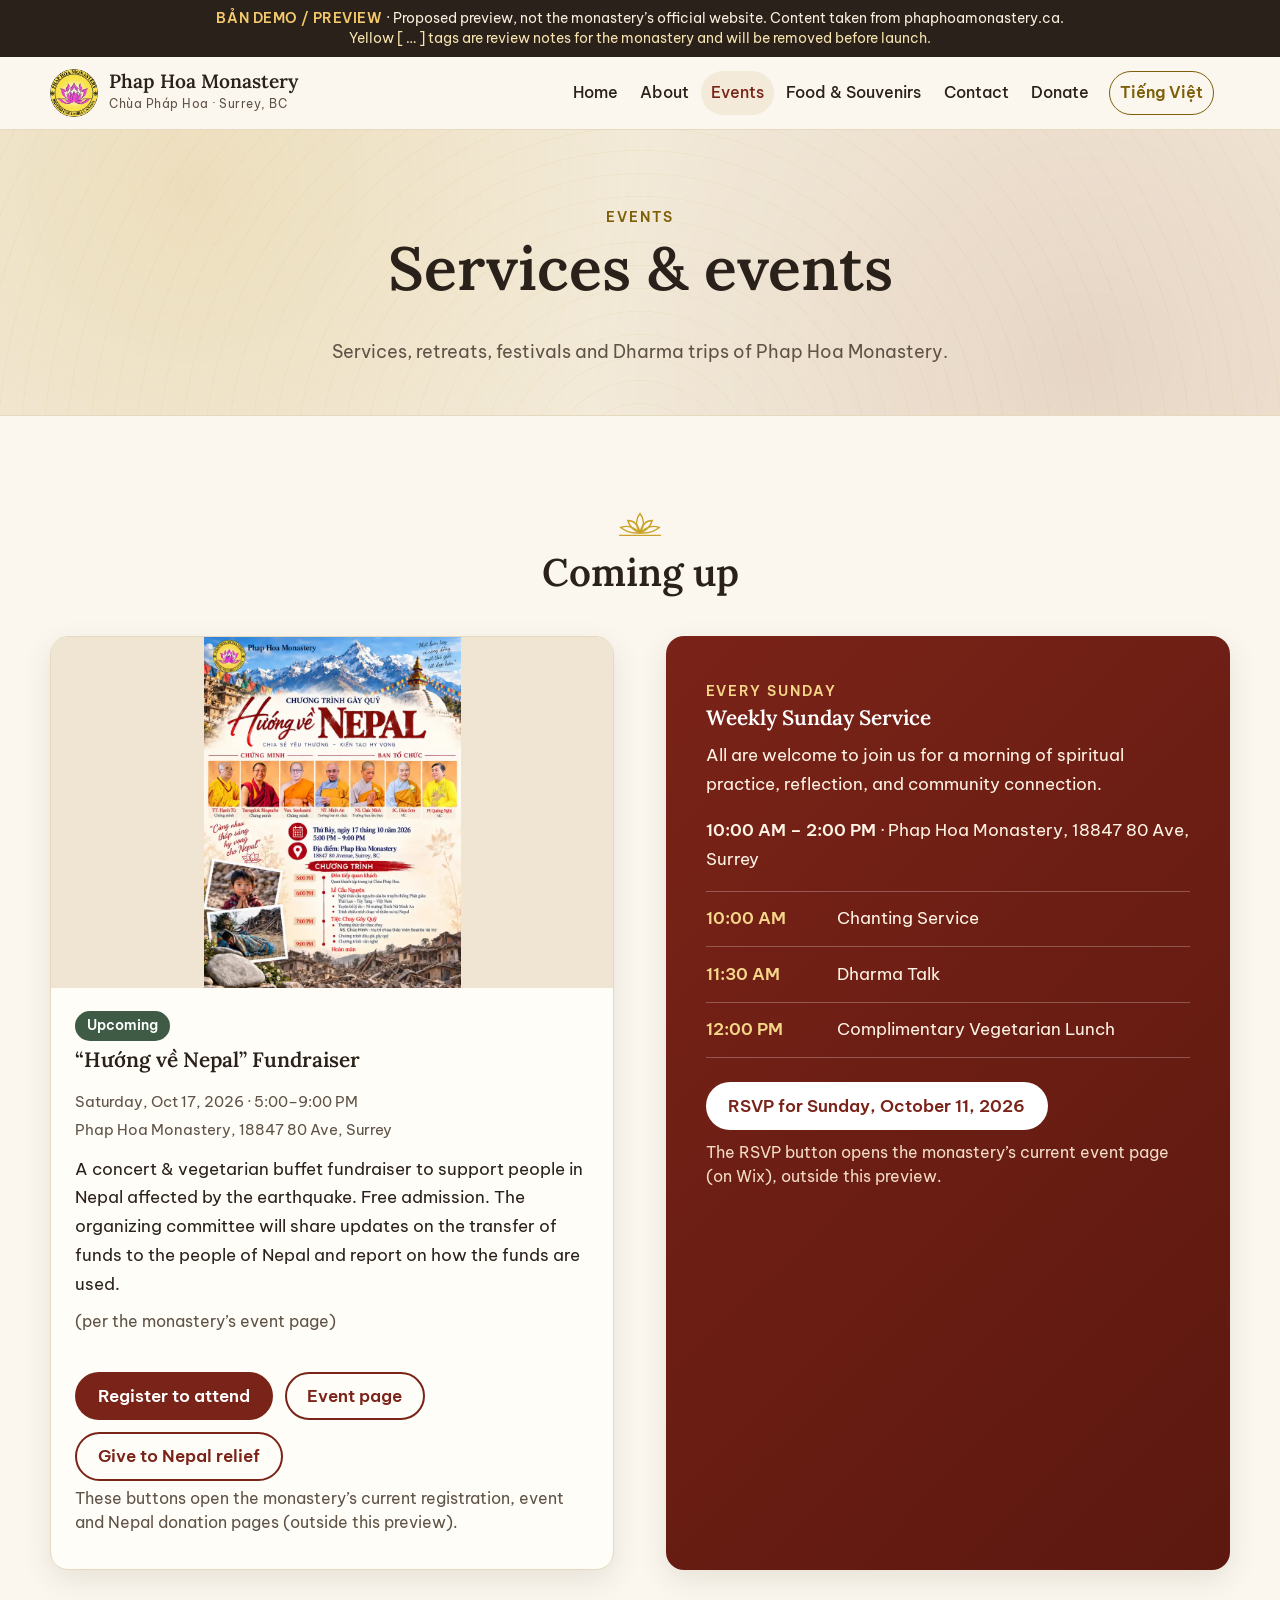
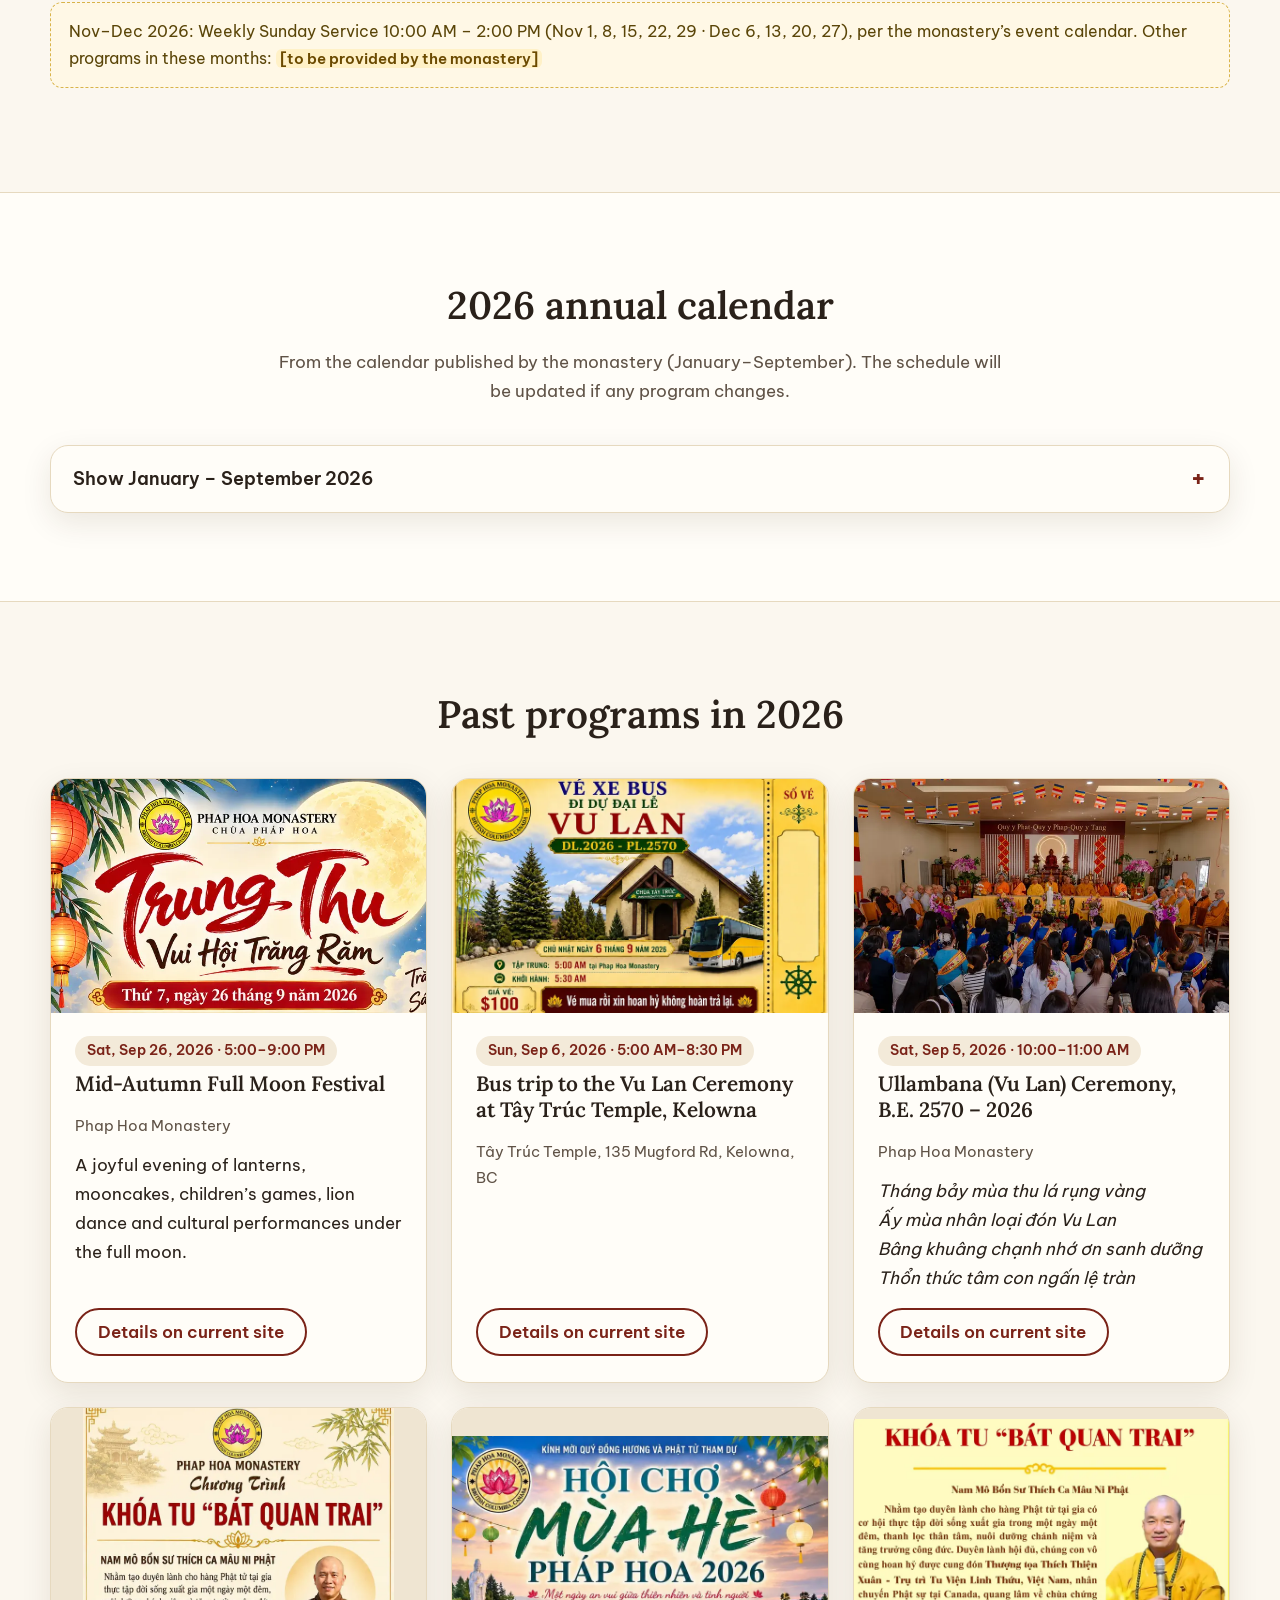
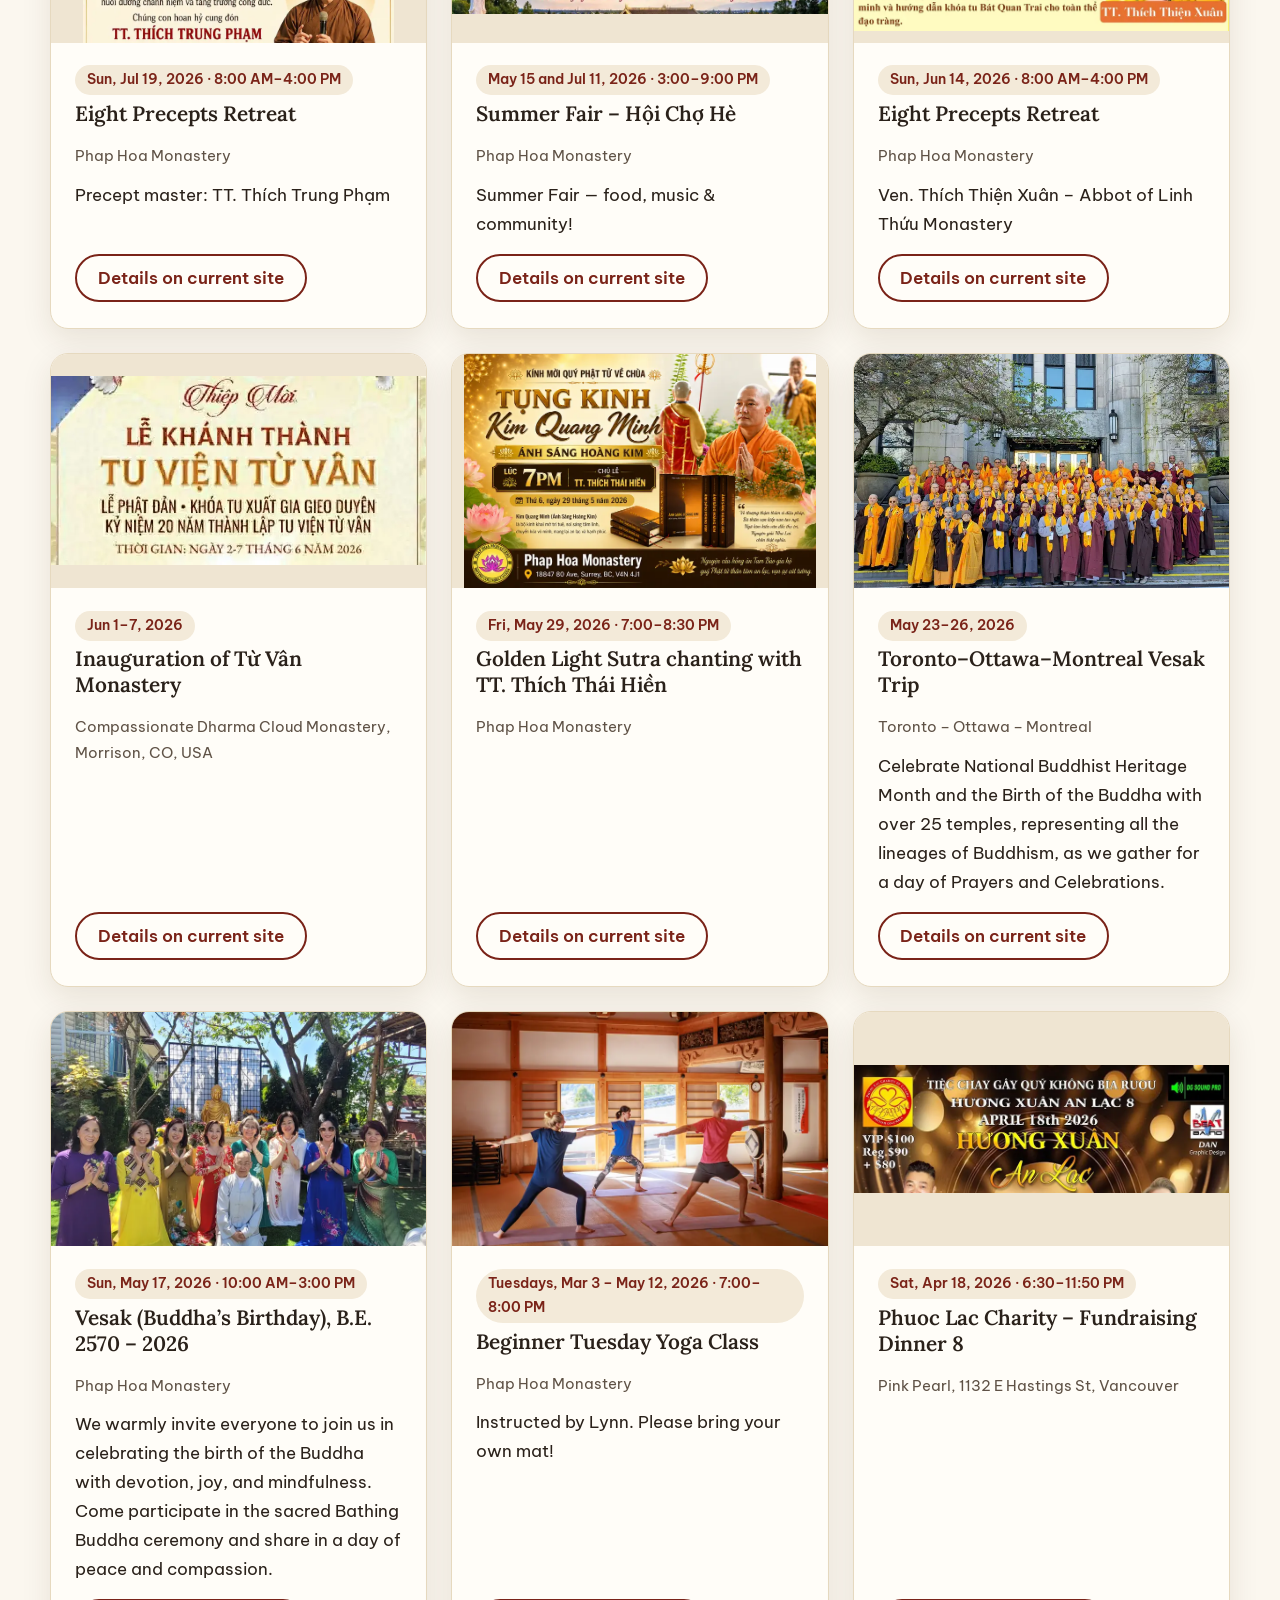
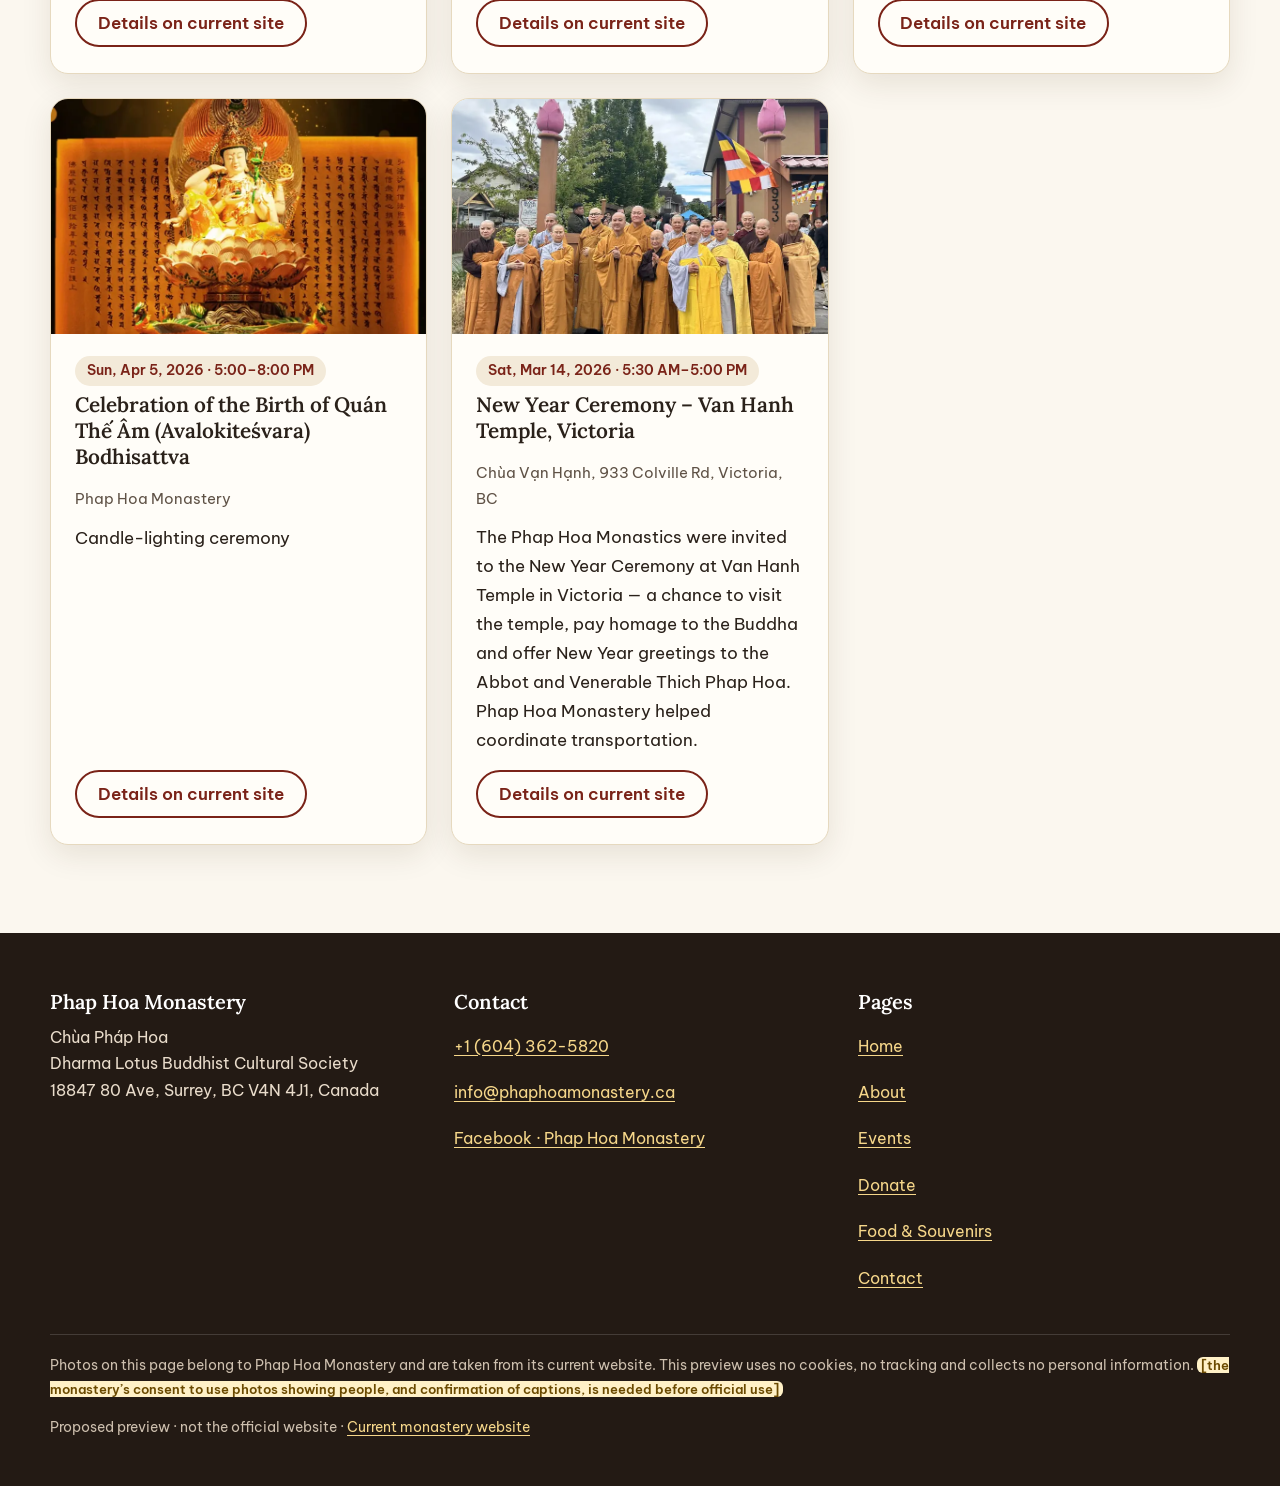
<file: en/events/index.html>
<!doctype html>
<html lang="en" class="no-js">
<head>
<meta charset="utf-8">
<meta name="viewport" content="width=device-width, initial-scale=1">
<script>document.documentElement.className="js"</script>
<meta name="robots" content="noindex, nofollow, noarchive">
<title>Events · Phap Hoa Monastery (demo)</title>
<meta name="description" content="Weekly Sunday Service, the Hướng về Nepal fundraiser on Oct 17, 2026, the 2026 calendar and other events at Phap Hoa Monastery.">
<meta property="og:type" content="website">
<meta property="og:title" content="Events · Phap Hoa Monastery (demo)">
<meta property="og:description" content="Weekly Sunday Service, the Hướng về Nepal fundraiser on Oct 17, 2026, the 2026 calendar and other events at Phap Hoa Monastery.">
<meta property="og:image" content="https://bepnhobencha-rgb.github.io/phap-hoa-demo/assets/img/og-image.jpg">
<meta property="og:image:width" content="1200"><meta property="og:image:height" content="630">
<meta property="og:locale" content="en_CA">
<link rel="canonical" href="https://bepnhobencha-rgb.github.io/phap-hoa-demo/en/events/">
<link rel="alternate" hreflang="vi" href="https://bepnhobencha-rgb.github.io/phap-hoa-demo/su-kien/">
<link rel="alternate" hreflang="en" href="https://bepnhobencha-rgb.github.io/phap-hoa-demo/en/events/">
<meta property="og:url" content="https://bepnhobencha-rgb.github.io/phap-hoa-demo/en/events/">
<meta name="theme-color" content="#7a2318">
<link rel="icon" href="../../assets/img/favicon-32.png" sizes="32x32">
<link rel="apple-touch-icon" href="../../assets/img/apple-touch-icon.png">
<link rel="preload" href="../../assets/fonts/BeVietnamPro-400-vietnamese.woff2" as="font" type="font/woff2" crossorigin>
<link rel="preload" href="../../assets/fonts/Lora-500-vietnamese.woff2" as="font" type="font/woff2" crossorigin>
<link rel="preload" href="../../assets/fonts/Lora-500-latin.woff2" as="font" type="font/woff2" crossorigin>
<link rel="stylesheet" href="../../assets/fonts/fonts.css">
<link rel="stylesheet" href="../../assets/css/style.css">
<script src="../../assets/js/main.js" defer></script>
</head>
<body>
<a class="skip" href="#main">Skip to main content</a>
<div class="demo-bar" role="note"><strong>BẢN DEMO / PREVIEW</strong> · Proposed preview, not the monastery’s official website. Content taken from phaphoamonastery.ca. <span class="demo-ph">Yellow [ … ] tags are review notes for the monastery and will be removed before launch.</span></div>
<header class="site-header">
 <div class="wrap head-in">
  <a class="brand" href="../../en/">
   <img src="../../assets/img/logo-160.webp" width="48" height="48" alt="">
   <span><span class="brand-name">Phap Hoa Monastery</span><span class="brand-sub">Chùa Pháp Hoa · Surrey, BC</span></span>
  </a>
  <div class="head-act">
   <button class="menu-btn" type="button" aria-expanded="false" aria-controls="site-nav"><svg width="22" height="22" viewBox="0 0 24 24" fill="none" stroke="currentColor" stroke-width="2" aria-hidden="true"><path d="M4 7h16M4 12h16M4 17h16"/></svg><span>Menu</span></button>
  </div>
  <nav id="site-nav" class="nav" aria-label="Main navigation">
   <ul><li><a href="../../en/">Home</a></li><li><a href="../../en/about/">About</a></li><li><a href="../../en/events/" aria-current="page">Events</a></li><li><a href="../../en/food-souvenirs/">Food & Souvenirs</a></li><li><a href="../../en/contact/">Contact</a></li><li class=nav-donate><a href="../../en/donate/">Donate</a></li></ul>
   <a class="lang" href="../../su-kien/" hreflang="vi" lang="vi">Tiếng Việt</a>
  </nav>
 </div>
</header>
<main id="main">
<div class="page-head"><div class="wrap"><span class="eyebrow">Events</span><h1>Services &amp; events</h1>
<p>Services, retreats, festivals and Dharma trips of Phap Hoa Monastery.</p></div></div>
<section aria-labelledby="up">
 <div class="wrap">
  <div class="sec-title"><svg class="lotus" viewBox="0 0 64 32" fill="none" stroke="currentColor" stroke-width="1.6" aria-hidden="true"><path d="M32 4c5 6 5 14 0 22-5-8-5-16 0-22z"/><path d="M32 26c-6-2-12-7-14-14 7 0 12 5 14 14zM32 26c6-2 12-7 14-14-7 0-12 5-14 14z"/><path d="M32 26c-8 1-16-1-22-6 8-3 16 0 22 6zM32 26c8 1 16-1 22-6-8-3-16 0-22 6z"/><path d="M8 29h48"/></svg><h2 id="up">Coming up</h2></div>
  <div class="split" style="align-items:stretch">
   <article class="card">
 <div class="thumb poster"><img src="../../assets/img/poster-nepal-1200.webp" srcset="../../assets/img/poster-nepal-700.webp 700w, ../../assets/img/poster-nepal-1200.webp 1200w" sizes="(min-width: 900px) 50vw, 100vw" alt="Poster for the Hướng về Nepal fundraiser" loading="lazy" decoding="async"></div>
 <div class="card-body">
  <span class="date-chip tag-up">Upcoming</span>
  <h3>“Hướng về Nepal” Fundraiser</h3>
  <div class="meta"><span>Saturday, Oct 17, 2026 · 5:00–9:00 PM</span><span>Phap Hoa Monastery, 18847 80 Ave, Surrey</span></div>
  <p>A concert &amp; vegetarian buffet fundraiser to support people in Nepal affected by the earthquake. Free admission. The organizing committee will share updates on the transfer of funds to the people of Nepal and report on how the funds are used. <span class="small-note">(per the monastery’s event page)</span></p>
  <div class="btns">
   <a href="https://www.phaphoamonastery.ca/event-details/chuong-trinh-gay-quy-huong-ve-nepal/form" class="btn btn-primary" target="_blank" rel="noopener noreferrer">Register to attend<span class="visually-hidden"> (mở tab mới / opens in new tab)</span></a>
   <a href="https://www.phaphoamonastery.ca/huong-ve-nepal" class="btn btn-ghost" target="_blank" rel="noopener noreferrer">Event page<span class="visually-hidden"> (mở tab mới / opens in new tab)</span></a>
   <a href="https://www.phaphoamonastery.ca/cung-duong-nepal" class="btn btn-ghost" target="_blank" rel="noopener noreferrer">Give to Nepal relief<span class="visually-hidden"> (mở tab mới / opens in new tab)</span></a>
  </div>
  <p class="small-note">These buttons open the monastery’s current registration, event and Nepal donation pages (outside this preview).</p>
 </div>
</article>
   <div class="sunday">
 <span class="eyebrow">Every Sunday</span>
 <h3>Weekly Sunday Service</h3>
 <p>All are welcome to join us for a morning of spiritual practice, reflection, and community connection.</p>
 <p><strong>10:00 AM – 2:00 PM</strong> · Phap Hoa Monastery, 18847 80 Ave, Surrey</p>
 <ul class="sched"><li><span class="t">10:00 AM</span><span>Chanting Service</span></li><li><span class="t">11:30 AM</span><span>Dharma Talk</span></li><li><span class="t">12:00 PM</span><span>Complimentary Vegetarian Lunch</span></li></ul>
 <div class="btns"><a class="btn btn-light" href="https://www.phaphoamonastery.ca/event-details/weekly-sunday-service-2026-10-11-10-00" target="_blank" rel="noopener noreferrer">RSVP for Sunday, October 11, 2026<span class="visually-hidden"> (mở tab mới / opens in new tab)</span></a></div>
 <p class="small-note">The RSVP button opens the monastery’s current event page (on Wix), outside this preview.</p>
</div>
  </div>
  <p class="note" style="margin-top:2rem">Nov–Dec 2026: Weekly Sunday Service 10:00 AM – 2:00 PM (Nov 1, 8, 15, 22, 29 · Dec 6, 13, 20, 27), per the monastery’s event calendar. Other programs in these months: <span class="ph">[to be provided by the monastery]</span></p>
 </div>
</section>
<section class="sec-alt" aria-labelledby="cal">
 <div class="wrap">
  <div class="sec-title"><h2 id="cal">2026 annual calendar</h2><p>From the calendar published by the monastery (January–September). The schedule will be updated if any program changes.</p></div>
  <details class="cal"><summary>Show January – September 2026</summary><div class="cal-body"><div class="cal-month"><h3>January</h3><ul><li><span class="d">Fri, Jan 23</span><span>Kitchen team celebration</span></li></ul></div><div class="cal-month"><h3>February</h3><ul><li><span class="d">Sat, Feb 7</span><span>Tết Fair at 16079 88 Ave, Surrey</span></li><li><span class="d">Sun, Feb 8</span><span>Farewell to the Devas and offering to departed ancestors · Year-end (Tất Niên) meal</span></li><li><span class="d">Sat, Feb 14</span><span>Tết Fair at 3250 Commercial Dr, Vancouver</span></li><li><span class="d">Mon, Feb 16</span><span>Offering to the Buddha, welcoming the Devas · Lunar New Year's Eve</span></li><li><span class="d">Feb 17–19</span><span>Lunar New Year of Bính Ngọ (separate program)</span></li><li><span class="d">Feb 18</span><span>Attending Tibetan New Year at Tsengdok Monastery</span></li><li><span class="d">Sat, Feb 21</span><span>New Year pilgrimage to Seattle</span></li></ul></div><div class="cal-month"><h3>March</h3><ul><li><span class="d">Sun, Mar 1</span><span>Thượng Ngươn Festival – closing of the Medicine Buddha ceremony</span></li><li><span class="d">Mar 9–13</span><span>Dharma trip to Toronto – Ottawa (separate program)</span></li><li><span class="d">Sat, Mar 14</span><span>Khánh Tuế celebration for HT. Pháp Ấn – TT. Pháp Hòa at Vạn Hạnh Temple, Victoria</span></li></ul></div><div class="cal-month"><h3>April</h3><ul><li><span class="d">Sun, Apr 5</span><span>Candle-lighting ceremony – celebrating the birth of Quán Âm (Avalokiteśvara) Bodhisattva</span></li><li><span class="d">Sat, Apr 18</span><span>Hương Xuân An Lạc – Phước Lạc Charity at Pink Pearl Restaurant</span></li></ul></div><div class="cal-month"><h3>May</h3><ul><li><span class="d">Sun, May 17</span><span>Vesak (Buddha's Birthday) Celebration, B.E. 2570 – 2026</span></li><li><span class="d">May 22–26</span><span>Dharma trip to Toronto – Ottawa (separate program)</span></li><li><span class="d">Sat, May 23</span><span>Vesak at Mississauga City Hall</span></li><li><span class="d">Mon, May 25</span><span>National Buddhist Heritage Month event at Parliament Hill</span></li></ul></div><div class="cal-month"><h3>June</h3><ul><li><span class="d">Jun 1–7</span><span>Dharma trip to Colorado, US (separate program)</span></li><li><span class="d">Jun 7</span><span>Vesak and inauguration ceremony at Từ Vân Monastery, Colorado, US</span></li><li><span class="d">Sun, Jun 14</span><span>Eight Precepts Retreat – guided by TT. Thích Thiện Xuân</span></li><li><span class="d">Jun 10–17</span><span>Monastic retreat at Tây Thiên Monastery, Edmonton</span></li></ul></div><div class="cal-month"><h3>July</h3><ul><li><span class="d">Sun, Jul 5, 12, 19, 26</span><span>Eight Precepts Retreat – guided by TT. Thích Trung Phạm</span></li></ul></div><div class="cal-month"><h3>August</h3><ul><li><span class="d">Aug 1–10</span><span>Short-term ordination retreat at Tây Thiên Monastery, Edmonton</span></li></ul></div><div class="cal-month"><h3>September</h3><ul><li><span class="d">Sat, Sep 5</span><span>Ullambana (Vu Lan) Ceremony, B.E. 2570 – 2026 · Fundraiser for the parking project</span></li><li><span class="d">Sun, Sep 6</span><span>Bus trip to the Vu Lan ceremony at Tây Trúc Temple, Kelowna</span></li><li><span class="d">Sat, Sep 26</span><span>Mid-Autumn Full Moon Festival</span></li></ul></div></div></details>
 </div>
</section>
<section aria-labelledby="past">
 <div class="wrap">
  <div class="sec-title"><h2 id="past">Past programs in 2026</h2></div>
  <div class="grid g3"><article class="card">
 <div class="thumb"><img src="../../assets/img/trung-thu-800.webp" srcset="../../assets/img/trung-thu-800.webp 800w" sizes="(min-width: 1100px) 33vw, (min-width: 700px) 50vw, 100vw" alt="Event image: Mid-Autumn Full Moon Festival" loading="lazy" decoding="async"></div>
 <div class="card-body">
  <span class="date-chip">Sat, Sep 26, 2026 · 5:00–9:00 PM</span>
  <h3>Mid-Autumn Full Moon Festival</h3>
  <div class="meta"><span>Phap Hoa Monastery</span></div>
  <p>A joyful evening of lanterns, mooncakes, children’s games, lion dance and cultural performances under the full moon.</p>
  <a href="https://www.phaphoamonastery.ca/trung-thu-2026" class="btn btn-ghost" target="_blank" rel="noopener noreferrer">Details on current site<span class="visually-hidden"> (mở tab mới / opens in new tab)</span></a>
 </div>
</article><article class="card">
 <div class="thumb"><img src="../../assets/img/xe-bus-vu-lan-800.webp" srcset="../../assets/img/xe-bus-vu-lan-800.webp 800w" sizes="(min-width: 1100px) 33vw, (min-width: 700px) 50vw, 100vw" alt="Event image: Bus trip to the Vu Lan Ceremony at Tây Trúc Temple, Kelowna" loading="lazy" decoding="async"></div>
 <div class="card-body">
  <span class="date-chip">Sun, Sep 6, 2026 · 5:00 AM–8:30 PM</span>
  <h3>Bus trip to the Vu Lan Ceremony at Tây Trúc Temple, Kelowna</h3>
  <div class="meta"><span>Tây Trúc Temple, 135 Mugford Rd, Kelowna, BC</span></div>
  
  <a href="https://www.phaphoamonastery.ca/event-details/ve-xe-bus-di-du-dai-le-vu-lan-tai-chua-tay-truc-kelowna" class="btn btn-ghost" target="_blank" rel="noopener noreferrer">Details on current site<span class="visually-hidden"> (mở tab mới / opens in new tab)</span></a>
 </div>
</article><article class="card">
 <div class="thumb"><img src="../../assets/img/vu-lan-chanh-dien-800.webp" srcset="../../assets/img/vu-lan-chanh-dien-800.webp 800w" sizes="(min-width: 1100px) 33vw, (min-width: 700px) 50vw, 100vw" alt="Event image: Ullambana (Vu Lan) Ceremony, B.E. 2570 – 2026" loading="lazy" decoding="async"></div>
 <div class="card-body">
  <span class="date-chip">Sat, Sep 5, 2026 · 10:00–11:00 AM</span>
  <h3>Ullambana (Vu Lan) Ceremony, B.E. 2570 – 2026</h3>
  <div class="meta"><span>Phap Hoa Monastery</span></div>
  <p><em lang="vi">Tháng bảy mùa thu lá rụng vàng<br>Ấy mùa nhân loại đón Vu Lan<br>Bâng khuâng chạnh nhớ ơn sanh dưỡng<br>Thổn thức tâm con ngấn lệ tràn</em></p>
  <a href="https://www.phaphoamonastery.ca/event-details/dai-le-vu-lan-pl-2570-dl-2026" class="btn btn-ghost" target="_blank" rel="noopener noreferrer">Details on current site<span class="visually-hidden"> (mở tab mới / opens in new tab)</span></a>
 </div>
</article><article class="card">
 <div class="thumb poster"><img src="../../assets/img/bat-quan-trai-7-800.webp" srcset="../../assets/img/bat-quan-trai-7-800.webp 800w" sizes="(min-width: 1100px) 33vw, (min-width: 700px) 50vw, 100vw" alt="Event image: Eight Precepts Retreat" loading="lazy" decoding="async"></div>
 <div class="card-body">
  <span class="date-chip">Sun, Jul 19, 2026 · 8:00 AM–4:00 PM</span>
  <h3>Eight Precepts Retreat</h3>
  <div class="meta"><span>Phap Hoa Monastery</span></div>
  <p>Precept master: TT. Thích Trung Phạm</p>
  <a href="https://www.phaphoamonastery.ca/event-details/khoa-tu-bat-quan-trai-1" class="btn btn-ghost" target="_blank" rel="noopener noreferrer">Details on current site<span class="visually-hidden"> (mở tab mới / opens in new tab)</span></a>
 </div>
</article><article class="card">
 <div class="thumb poster"><img src="../../assets/img/hoi-cho-he-800.webp" srcset="../../assets/img/hoi-cho-he-800.webp 800w" sizes="(min-width: 1100px) 33vw, (min-width: 700px) 50vw, 100vw" alt="Event image: Summer Fair – Hội Chợ Hè" loading="lazy" decoding="async"></div>
 <div class="card-body">
  <span class="date-chip">May 15 and Jul 11, 2026 · 3:00–9:00 PM</span>
  <h3>Summer Fair – Hội Chợ Hè</h3>
  <div class="meta"><span>Phap Hoa Monastery</span></div>
  <p>Summer Fair — food, music &amp; community!</p>
  <a href="https://www.phaphoamonastery.ca/event-details/summer-fair-hoi-cho-he-1" class="btn btn-ghost" target="_blank" rel="noopener noreferrer">Details on current site<span class="visually-hidden"> (mở tab mới / opens in new tab)</span></a>
 </div>
</article><article class="card">
 <div class="thumb poster"><img src="../../assets/img/bat-quan-trai-6-800.webp" srcset="../../assets/img/bat-quan-trai-6-800.webp 800w" sizes="(min-width: 1100px) 33vw, (min-width: 700px) 50vw, 100vw" alt="Event image: Eight Precepts Retreat" loading="lazy" decoding="async"></div>
 <div class="card-body">
  <span class="date-chip">Sun, Jun 14, 2026 · 8:00 AM–4:00 PM</span>
  <h3>Eight Precepts Retreat</h3>
  <div class="meta"><span>Phap Hoa Monastery</span></div>
  <p>Ven. Thích Thiện Xuân – Abbot of Linh Thứu Monastery</p>
  <a href="https://www.phaphoamonastery.ca/event-details/khoa-tu-bat-quan-trai" class="btn btn-ghost" target="_blank" rel="noopener noreferrer">Details on current site<span class="visually-hidden"> (mở tab mới / opens in new tab)</span></a>
 </div>
</article><article class="card">
 <div class="thumb poster"><img src="../../assets/img/tu-vien-tu-van-633.webp" srcset="../../assets/img/tu-vien-tu-van-633.webp 633w" sizes="(min-width: 1100px) 33vw, (min-width: 700px) 50vw, 100vw" alt="Event image: Inauguration of Từ Vân Monastery" loading="lazy" decoding="async"></div>
 <div class="card-body">
  <span class="date-chip">Jun 1–7, 2026</span>
  <h3>Inauguration of Từ Vân Monastery</h3>
  <div class="meta"><span>Compassionate Dharma Cloud Monastery, Morrison, CO, USA</span></div>
  
  <a href="https://www.phaphoamonastery.ca/event-details/le-khanh-thanh-tu-vien-tu-van" class="btn btn-ghost" target="_blank" rel="noopener noreferrer">Details on current site<span class="visually-hidden"> (mở tab mới / opens in new tab)</span></a>
 </div>
</article><article class="card">
 <div class="thumb poster"><img src="../../assets/img/tung-kinh-kim-quang-minh-800.webp" srcset="../../assets/img/tung-kinh-kim-quang-minh-800.webp 800w" sizes="(min-width: 1100px) 33vw, (min-width: 700px) 50vw, 100vw" alt="Event image: Golden Light Sutra chanting with TT. Thích Thái Hiền" loading="lazy" decoding="async"></div>
 <div class="card-body">
  <span class="date-chip">Fri, May 29, 2026 · 7:00–8:30 PM</span>
  <h3>Golden Light Sutra chanting with TT. Thích Thái Hiền</h3>
  <div class="meta"><span>Phap Hoa Monastery</span></div>
  
  <a href="https://www.phaphoamonastery.ca/event-details/tt-thich-thai-hien-tung-kinh-kim-quang-minh" class="btn btn-ghost" target="_blank" rel="noopener noreferrer">Details on current site<span class="visually-hidden"> (mở tab mới / opens in new tab)</span></a>
 </div>
</article><article class="card">
 <div class="thumb"><img src="../../assets/img/vesak-ottawa-800.webp" srcset="../../assets/img/vesak-ottawa-800.webp 800w" sizes="(min-width: 1100px) 33vw, (min-width: 700px) 50vw, 100vw" alt="Event image: Toronto–Ottawa–Montreal Vesak Trip" loading="lazy" decoding="async"></div>
 <div class="card-body">
  <span class="date-chip">May 23–26, 2026</span>
  <h3>Toronto–Ottawa–Montreal Vesak Trip</h3>
  <div class="meta"><span>Toronto – Ottawa – Montreal</span></div>
  <p>Celebrate National Buddhist Heritage Month and the Birth of the Buddha with over 25 temples, representing all the lineages of Buddhism, as we gather for a day of Prayers and Celebrations.</p>
  <a href="https://www.phaphoamonastery.ca/event-details/toronto-ottawa-montreal-vesak-trip" class="btn btn-ghost" target="_blank" rel="noopener noreferrer">Details on current site<span class="visually-hidden"> (mở tab mới / opens in new tab)</span></a>
 </div>
</article><article class="card">
 <div class="thumb"><img src="../../assets/img/phat-dan-800.webp" srcset="../../assets/img/phat-dan-800.webp 800w" sizes="(min-width: 1100px) 33vw, (min-width: 700px) 50vw, 100vw" alt="Event image: Vesak (Buddha’s Birthday), B.E. 2570 – 2026" loading="lazy" decoding="async"></div>
 <div class="card-body">
  <span class="date-chip">Sun, May 17, 2026 · 10:00 AM–3:00 PM</span>
  <h3>Vesak (Buddha’s Birthday), B.E. 2570 – 2026</h3>
  <div class="meta"><span>Phap Hoa Monastery</span></div>
  <p>We warmly invite everyone to join us in celebrating the birth of the Buddha with devotion, joy, and mindfulness. Come participate in the sacred Bathing Buddha ceremony and share in a day of peace and compassion.</p>
  <a href="https://www.phaphoamonastery.ca/event-details/le-phat-dan-pl-2570-dl-2026" class="btn btn-ghost" target="_blank" rel="noopener noreferrer">Details on current site<span class="visually-hidden"> (mở tab mới / opens in new tab)</span></a>
 </div>
</article><article class="card">
 <div class="thumb"><img src="../../assets/img/yoga-800.webp" srcset="../../assets/img/yoga-800.webp 800w" sizes="(min-width: 1100px) 33vw, (min-width: 700px) 50vw, 100vw" alt="Event image: Beginner Tuesday Yoga Class" loading="lazy" decoding="async"></div>
 <div class="card-body">
  <span class="date-chip">Tuesdays, Mar 3 – May 12, 2026 · 7:00–8:00 PM</span>
  <h3>Beginner Tuesday Yoga Class</h3>
  <div class="meta"><span>Phap Hoa Monastery</span></div>
  <p>Instructed by Lynn. Please bring your own mat!</p>
  <a href="https://www.phaphoamonastery.ca/event-details/beginner-tuesday-yoga-class-2026-05-12-19-00" class="btn btn-ghost" target="_blank" rel="noopener noreferrer">Details on current site<span class="visually-hidden"> (mở tab mới / opens in new tab)</span></a>
 </div>
</article><article class="card">
 <div class="thumb poster"><img src="../../assets/img/phuoc-lac-800.webp" srcset="../../assets/img/phuoc-lac-800.webp 800w" sizes="(min-width: 1100px) 33vw, (min-width: 700px) 50vw, 100vw" alt="Event image: Phuoc Lac Charity – Fundraising Dinner 8" loading="lazy" decoding="async"></div>
 <div class="card-body">
  <span class="date-chip">Sat, Apr 18, 2026 · 6:30–11:50 PM</span>
  <h3>Phuoc Lac Charity – Fundraising Dinner 8</h3>
  <div class="meta"><span>Pink Pearl, 1132 E Hastings St, Vancouver</span></div>
  
  <a href="https://www.phaphoamonastery.ca/event-details/phuoc-lac-charity-fundraising-dinner-8" class="btn btn-ghost" target="_blank" rel="noopener noreferrer">Details on current site<span class="visually-hidden"> (mở tab mới / opens in new tab)</span></a>
 </div>
</article><article class="card">
 <div class="thumb"><img src="../../assets/img/quan-am-800.webp" srcset="../../assets/img/quan-am-800.webp 800w" sizes="(min-width: 1100px) 33vw, (min-width: 700px) 50vw, 100vw" alt="Event image: Celebration of the Birth of Quán Thế Âm (Avalokiteśvara) Bodhisattva" loading="lazy" decoding="async"></div>
 <div class="card-body">
  <span class="date-chip">Sun, Apr 5, 2026 · 5:00–8:00 PM</span>
  <h3>Celebration of the Birth of Quán Thế Âm (Avalokiteśvara) Bodhisattva</h3>
  <div class="meta"><span>Phap Hoa Monastery</span></div>
  <p>Candle-lighting ceremony</p>
  <a href="https://www.phaphoamonastery.ca/event-details/khanh-via-duc-bo-tat-quan-the-am-dan-sanh-1" class="btn btn-ghost" target="_blank" rel="noopener noreferrer">Details on current site<span class="visually-hidden"> (mở tab mới / opens in new tab)</span></a>
 </div>
</article><article class="card">
 <div class="thumb"><img src="../../assets/img/tet-van-hanh-800.webp" srcset="../../assets/img/tet-van-hanh-800.webp 800w" sizes="(min-width: 1100px) 33vw, (min-width: 700px) 50vw, 100vw" alt="Event image: New Year Ceremony – Van Hanh Temple, Victoria" loading="lazy" decoding="async"></div>
 <div class="card-body">
  <span class="date-chip">Sat, Mar 14, 2026 · 5:30 AM–5:00 PM</span>
  <h3>New Year Ceremony – Van Hanh Temple, Victoria</h3>
  <div class="meta"><span>Chùa Vạn Hạnh, 933 Colville Rd, Victoria, BC</span></div>
  <p>The Phap Hoa Monastics were invited to the New Year Ceremony at Van Hanh Temple in Victoria — a chance to visit the temple, pay homage to the Buddha and offer New Year greetings to the Abbot and Venerable Thich Phap Hoa. Phap Hoa Monastery helped coordinate transportation.</p>
  <a href="https://www.phaphoamonastery.ca/event-details/new-year-ceremony-van-hanh-temple-victoria" class="btn btn-ghost" target="_blank" rel="noopener noreferrer">Details on current site<span class="visually-hidden"> (mở tab mới / opens in new tab)</span></a>
 </div>
</article></div>
 </div>
</section>
</main>
<footer class="site-footer">
 <div class="wrap">
  <div class="foot-grid">
   <div>
    <h2>Phap Hoa Monastery</h2>
    <p>Chùa Pháp Hoa<br>Dharma Lotus Buddhist Cultural Society<br>18847 80 Ave, Surrey, BC V4N 4J1, Canada</p>
   </div>
   <div>
    <h2>Contact</h2>
    <ul>
     <li><a href="tel:+16043625820">+1 (604) 362-5820</a></li>
     <li><a href="mailto:info@phaphoamonastery.ca">info@phaphoamonastery.ca</a></li>
     <li><a href="https://www.facebook.com/phaphoamonastery.ca" target="_blank" rel="noopener noreferrer">Facebook · Phap Hoa Monastery<span class="visually-hidden"> (mở tab mới / opens in new tab)</span></a></li>
    </ul>
   </div>
   <div>
    <h2>Pages</h2>
    <ul><li><a href="../../en/">Home</a></li><li><a href="../../en/about/">About</a></li><li><a href="../../en/events/">Events</a></li><li><a href="../../en/donate/">Donate</a></li><li><a href="../../en/food-souvenirs/">Food & Souvenirs</a></li><li><a href="../../en/contact/">Contact</a></li></ul>
   </div>
  </div>
  <div class="foot-bottom">
   <p>Photos on this page belong to Phap Hoa Monastery and are taken from its current website. This preview uses no cookies, no tracking and collects no personal information. <span class="ph">[the monastery’s consent to use photos showing people, and confirmation of captions, is needed before official use]</span></p>
   <p>Proposed preview · not the official website · <a href="https://www.phaphoamonastery.ca/" target="_blank" rel="noopener noreferrer">Current monastery website<span class="visually-hidden"> (mở tab mới / opens in new tab)</span></a></p>
  </div>
 </div>
</footer>
</body>
</html>
</file>
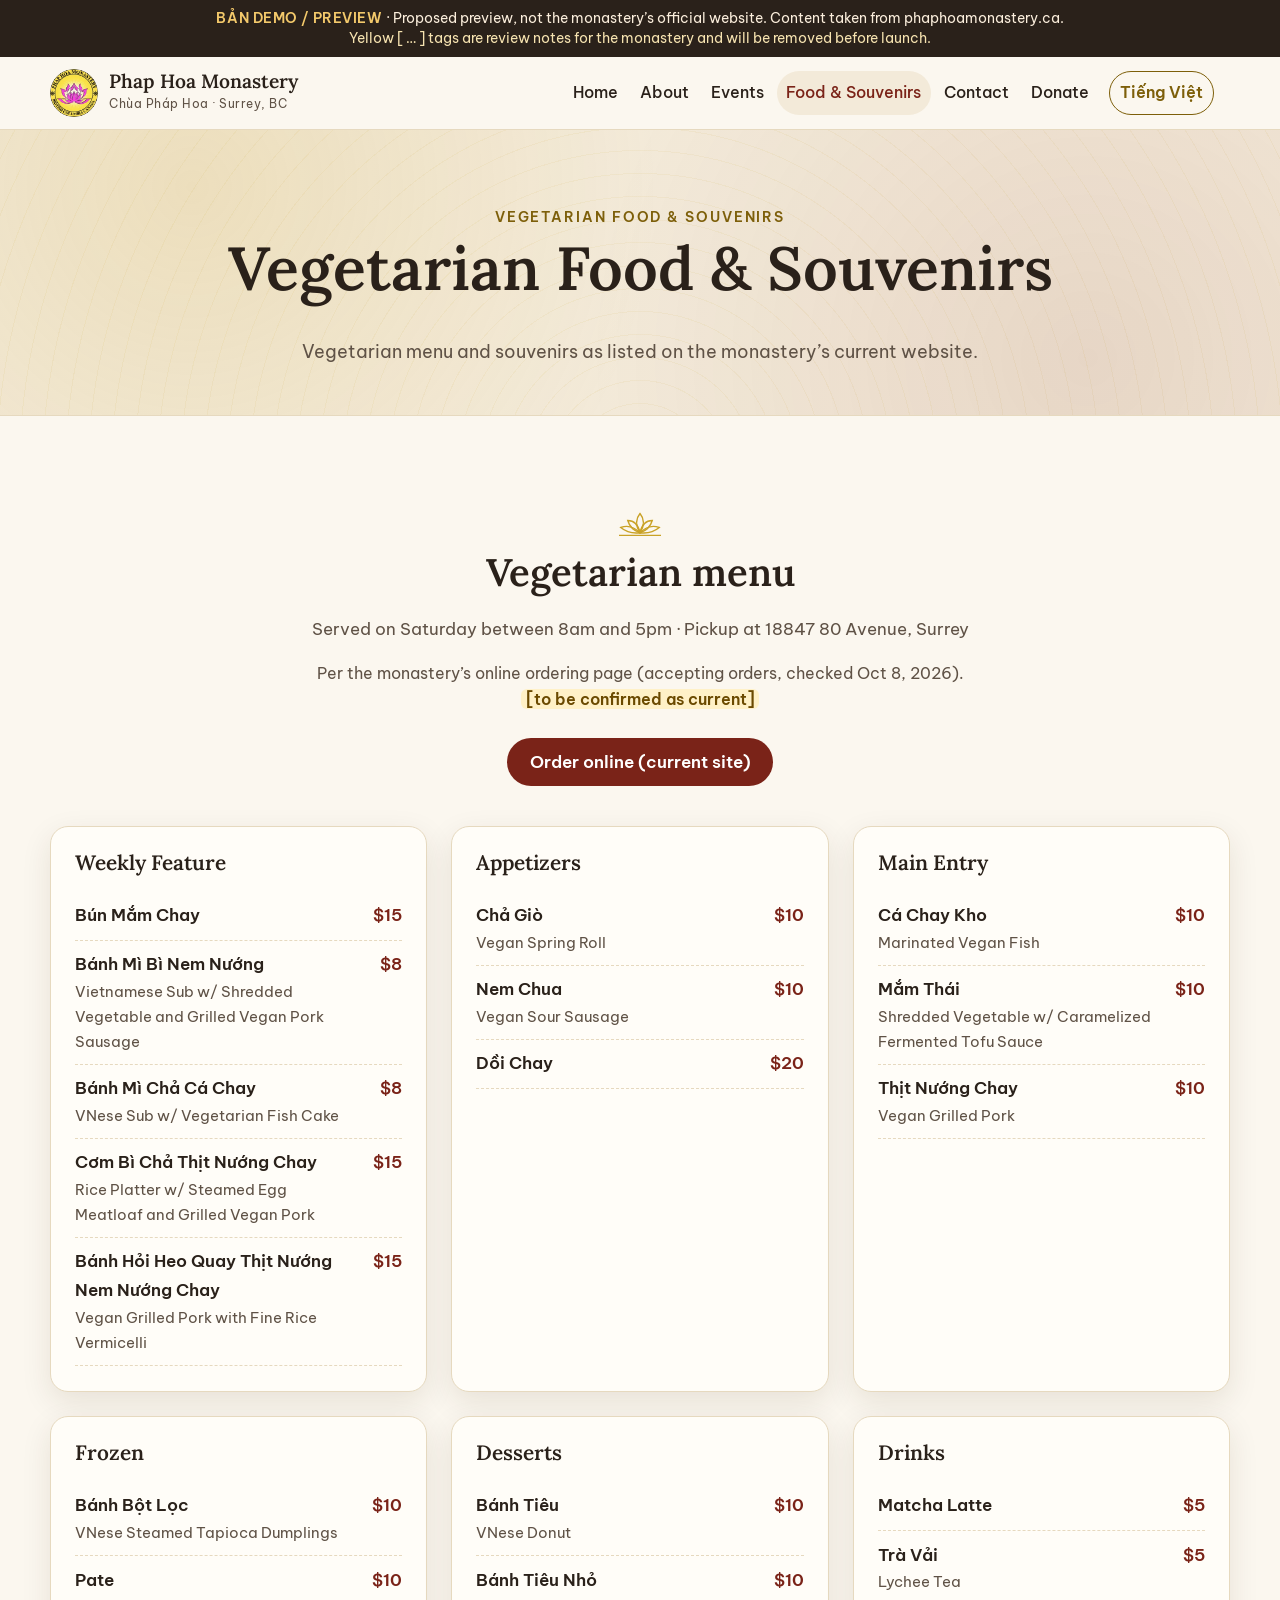
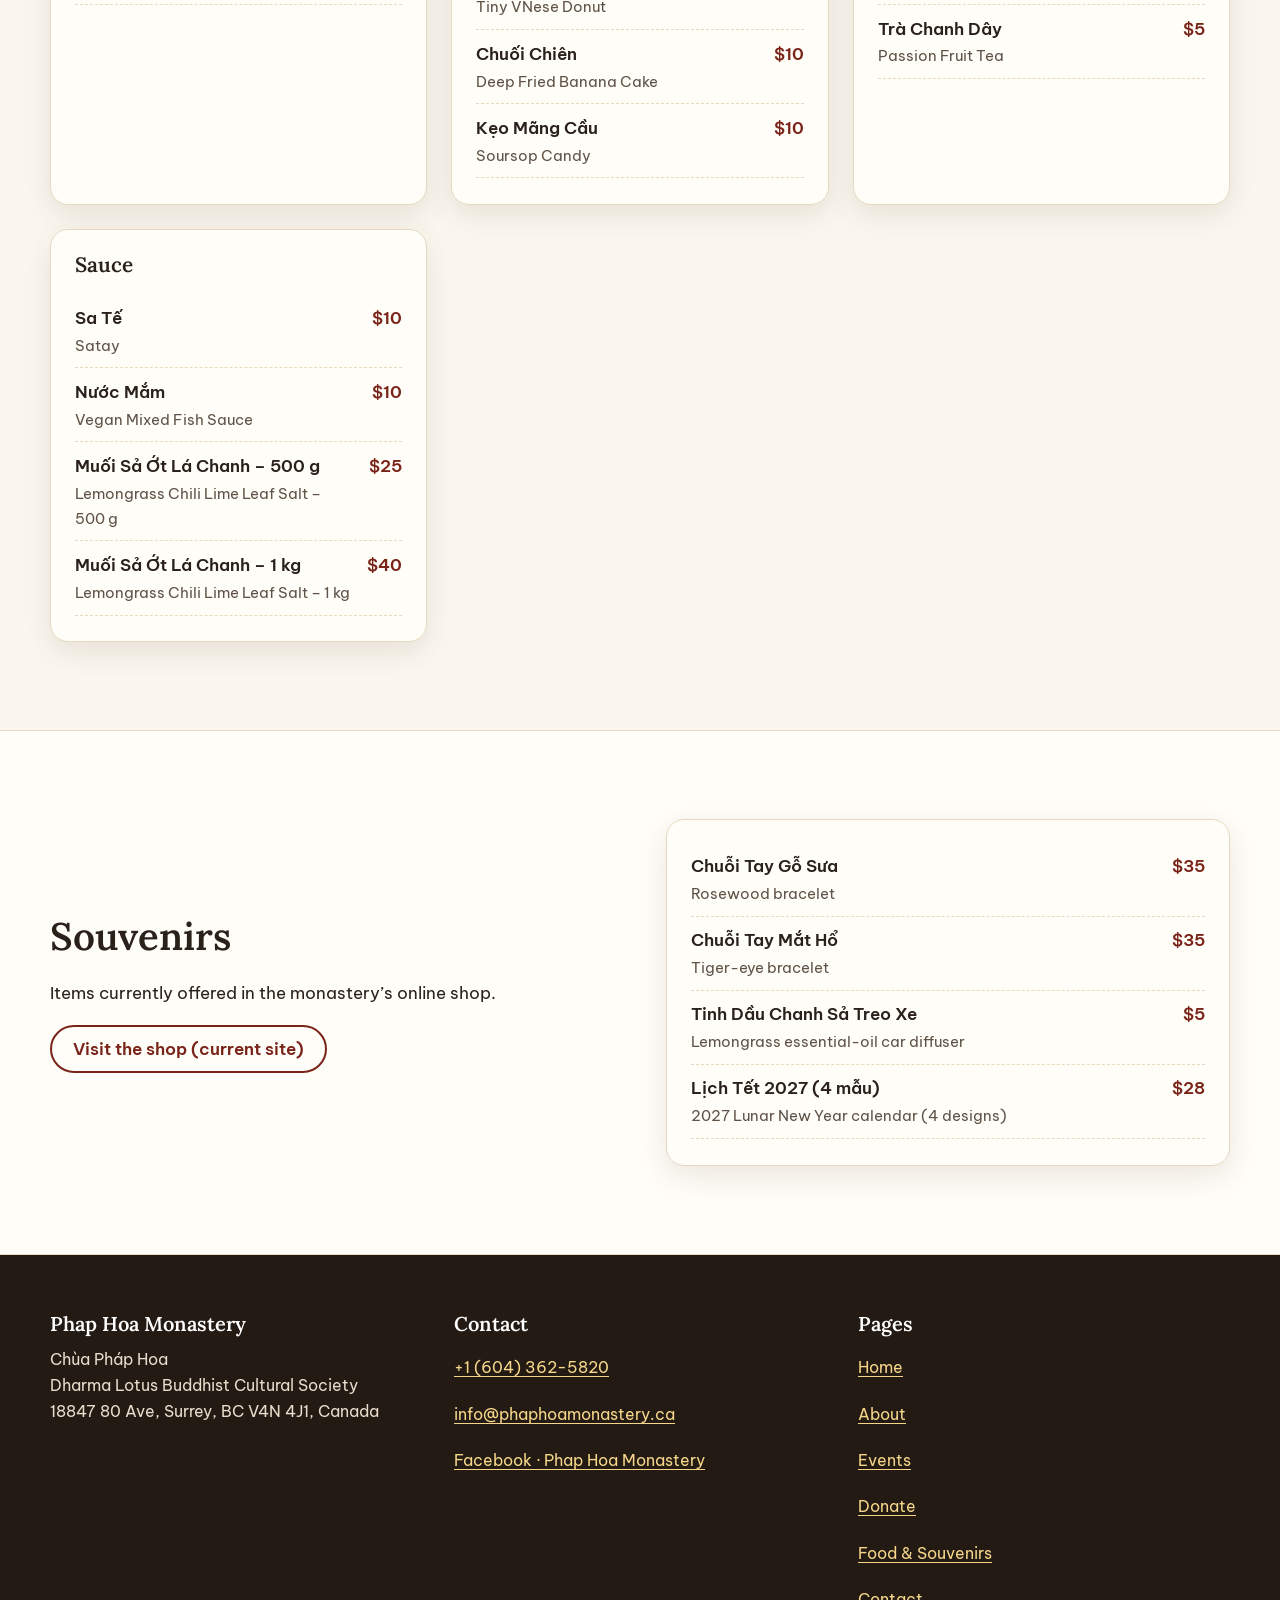
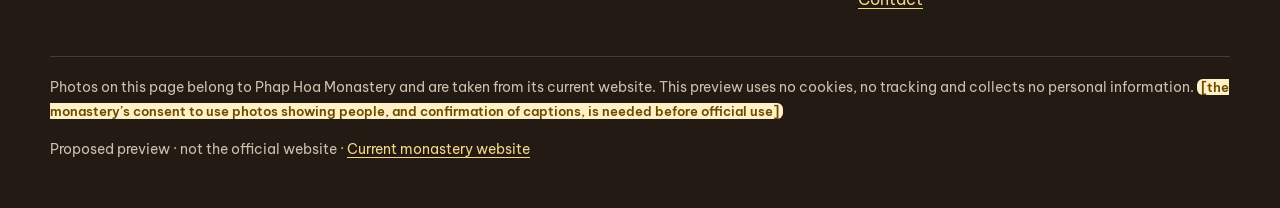
<file: en/food-souvenirs/index.html>
<!doctype html>
<html lang="en" class="no-js">
<head>
<meta charset="utf-8">
<meta name="viewport" content="width=device-width, initial-scale=1">
<script>document.documentElement.className="js"</script>
<meta name="robots" content="noindex, nofollow, noarchive">
<title>Food &amp; Souvenirs · Phap Hoa Monastery (demo)</title>
<meta name="description" content="Vegetarian menu and souvenirs of Phap Hoa Monastery, Surrey, BC.">
<meta property="og:type" content="website">
<meta property="og:title" content="Food &amp; Souvenirs · Phap Hoa Monastery (demo)">
<meta property="og:description" content="Vegetarian menu and souvenirs of Phap Hoa Monastery, Surrey, BC.">
<meta property="og:image" content="https://bepnhobencha-rgb.github.io/phap-hoa-demo/assets/img/og-image.jpg">
<meta property="og:image:width" content="1200"><meta property="og:image:height" content="630">
<meta property="og:locale" content="en_CA">
<link rel="canonical" href="https://bepnhobencha-rgb.github.io/phap-hoa-demo/en/food-souvenirs/">
<link rel="alternate" hreflang="vi" href="https://bepnhobencha-rgb.github.io/phap-hoa-demo/am-thuc-luu-niem/">
<link rel="alternate" hreflang="en" href="https://bepnhobencha-rgb.github.io/phap-hoa-demo/en/food-souvenirs/">
<meta property="og:url" content="https://bepnhobencha-rgb.github.io/phap-hoa-demo/en/food-souvenirs/">
<meta name="theme-color" content="#7a2318">
<link rel="icon" href="../../assets/img/favicon-32.png" sizes="32x32">
<link rel="apple-touch-icon" href="../../assets/img/apple-touch-icon.png">
<link rel="preload" href="../../assets/fonts/BeVietnamPro-400-vietnamese.woff2" as="font" type="font/woff2" crossorigin>
<link rel="preload" href="../../assets/fonts/Lora-500-vietnamese.woff2" as="font" type="font/woff2" crossorigin>
<link rel="preload" href="../../assets/fonts/Lora-500-latin.woff2" as="font" type="font/woff2" crossorigin>
<link rel="stylesheet" href="../../assets/fonts/fonts.css">
<link rel="stylesheet" href="../../assets/css/style.css">
<script src="../../assets/js/main.js" defer></script>
</head>
<body>
<a class="skip" href="#main">Skip to main content</a>
<div class="demo-bar" role="note"><strong>BẢN DEMO / PREVIEW</strong> · Proposed preview, not the monastery’s official website. Content taken from phaphoamonastery.ca. <span class="demo-ph">Yellow [ … ] tags are review notes for the monastery and will be removed before launch.</span></div>
<header class="site-header">
 <div class="wrap head-in">
  <a class="brand" href="../../en/">
   <img src="../../assets/img/logo-160.webp" width="48" height="48" alt="">
   <span><span class="brand-name">Phap Hoa Monastery</span><span class="brand-sub">Chùa Pháp Hoa · Surrey, BC</span></span>
  </a>
  <div class="head-act">
   <button class="menu-btn" type="button" aria-expanded="false" aria-controls="site-nav"><svg width="22" height="22" viewBox="0 0 24 24" fill="none" stroke="currentColor" stroke-width="2" aria-hidden="true"><path d="M4 7h16M4 12h16M4 17h16"/></svg><span>Menu</span></button>
  </div>
  <nav id="site-nav" class="nav" aria-label="Main navigation">
   <ul><li><a href="../../en/">Home</a></li><li><a href="../../en/about/">About</a></li><li><a href="../../en/events/">Events</a></li><li><a href="../../en/food-souvenirs/" aria-current="page">Food & Souvenirs</a></li><li><a href="../../en/contact/">Contact</a></li><li class=nav-donate><a href="../../en/donate/">Donate</a></li></ul>
   <a class="lang" href="../../am-thuc-luu-niem/" hreflang="vi" lang="vi">Tiếng Việt</a>
  </nav>
 </div>
</header>
<main id="main">
<div class="page-head"><div class="wrap"><span class="eyebrow">Vegetarian food &amp; souvenirs</span><h1>Vegetarian Food &amp; Souvenirs</h1>
<p>Vegetarian menu and souvenirs as listed on the monastery’s current website.</p></div></div>
<section aria-labelledby="menu">
 <div class="wrap">
  <div class="sec-title"><svg class="lotus" viewBox="0 0 64 32" fill="none" stroke="currentColor" stroke-width="1.6" aria-hidden="true"><path d="M32 4c5 6 5 14 0 22-5-8-5-16 0-22z"/><path d="M32 26c-6-2-12-7-14-14 7 0 12 5 14 14zM32 26c6-2 12-7 14-14-7 0-12 5-14 14z"/><path d="M32 26c-8 1-16-1-22-6 8-3 16 0 22 6zM32 26c8 1 16-1 22-6-8-3-16 0-22 6z"/><path d="M8 29h48"/></svg><h2 id="menu">Vegetarian menu</h2>
   <p>Served on Saturday between 8am and 5pm · Pickup at 18847 80 Avenue, Surrey</p>
   <p><span class="small-note">Per the monastery’s online ordering page (accepting orders, checked Oct 8, 2026).</span> <span class="ph">[to be confirmed as current]</span></p>
   <div class="btns" style="justify-content:center"><a href="https://www.phaphoamonastery.ca/vegetarianfood" class="btn btn-primary" target="_blank" rel="noopener noreferrer">Order online (current site)<span class="visually-hidden"> (mở tab mới / opens in new tab)</span></a></div>
  </div>
  <div class="grid g3"><div class="card"><div class="card-body"><h3>Weekly Feature</h3><ul class="menu-list"><li><span><strong lang="vi">Bún Mắm Chay</strong></span><span class="p">$15</span></li><li><span><strong lang="vi">Bánh Mì Bì Nem Nướng</strong><span class=en lang=en>Vietnamese Sub w/ Shredded Vegetable and Grilled Vegan Pork Sausage</span></span><span class="p">$8</span></li><li><span><strong lang="vi">Bánh Mì Chả Cá Chay</strong><span class=en lang=en>VNese Sub w/ Vegetarian Fish Cake</span></span><span class="p">$8</span></li><li><span><strong lang="vi">Cơm Bì Chả Thịt Nướng Chay</strong><span class=en lang=en>Rice Platter w/ Steamed Egg Meatloaf and Grilled Vegan Pork</span></span><span class="p">$15</span></li><li><span><strong lang="vi">Bánh Hỏi Heo Quay Thịt Nướng Nem Nướng Chay</strong><span class=en lang=en>Vegan Grilled Pork with Fine Rice Vermicelli</span></span><span class="p">$15</span></li></ul></div></div><div class="card"><div class="card-body"><h3>Appetizers</h3><ul class="menu-list"><li><span><strong lang="vi">Chả Giò</strong><span class=en lang=en>Vegan Spring Roll</span></span><span class="p">$10</span></li><li><span><strong lang="vi">Nem Chua</strong><span class=en lang=en>Vegan Sour Sausage</span></span><span class="p">$10</span></li><li><span><strong lang="vi">Dồi Chay</strong></span><span class="p">$20</span></li></ul></div></div><div class="card"><div class="card-body"><h3>Main Entry</h3><ul class="menu-list"><li><span><strong lang="vi">Cá Chay Kho</strong><span class=en lang=en>Marinated Vegan Fish</span></span><span class="p">$10</span></li><li><span><strong lang="vi">Mắm Thái</strong><span class=en lang=en>Shredded Vegetable w/ Caramelized Fermented Tofu Sauce</span></span><span class="p">$10</span></li><li><span><strong lang="vi">Thịt Nướng Chay</strong><span class=en lang=en>Vegan Grilled Pork</span></span><span class="p">$10</span></li></ul></div></div><div class="card"><div class="card-body"><h3>Frozen</h3><ul class="menu-list"><li><span><strong lang="vi">Bánh Bột Lọc</strong><span class=en lang=en>VNese Steamed Tapioca Dumplings</span></span><span class="p">$10</span></li><li><span><strong lang="vi">Pate</strong></span><span class="p">$10</span></li></ul></div></div><div class="card"><div class="card-body"><h3>Desserts</h3><ul class="menu-list"><li><span><strong lang="vi">Bánh Tiêu</strong><span class=en lang=en>VNese Donut</span></span><span class="p">$10</span></li><li><span><strong lang="vi">Bánh Tiêu Nhỏ</strong><span class=en lang=en>Tiny VNese Donut</span></span><span class="p">$10</span></li><li><span><strong lang="vi">Chuối Chiên</strong><span class=en lang=en>Deep Fried Banana Cake</span></span><span class="p">$10</span></li><li><span><strong lang="vi">Kẹo Mãng Cầu</strong><span class=en lang=en>Soursop Candy</span></span><span class="p">$10</span></li></ul></div></div><div class="card"><div class="card-body"><h3>Drinks</h3><ul class="menu-list"><li><span><strong lang="vi">Matcha Latte</strong></span><span class="p">$5</span></li><li><span><strong lang="vi">Trà Vải</strong><span class=en lang=en>Lychee Tea</span></span><span class="p">$5</span></li><li><span><strong lang="vi">Trà Chanh Dây</strong><span class=en lang=en>Passion Fruit Tea</span></span><span class="p">$5</span></li></ul></div></div><div class="card"><div class="card-body"><h3>Sauce</h3><ul class="menu-list"><li><span><strong lang="vi">Sa Tế</strong><span class=en lang=en>Satay</span></span><span class="p">$10</span></li><li><span><strong lang="vi">Nước Mắm</strong><span class=en lang=en>Vegan Mixed Fish Sauce</span></span><span class="p">$10</span></li><li><span><strong lang="vi">Muối Sả Ớt Lá Chanh – 500 g</strong><span class=en lang=en>Lemongrass Chili Lime Leaf Salt – 500 g</span></span><span class="p">$25</span></li><li><span><strong lang="vi">Muối Sả Ớt Lá Chanh – 1 kg</strong><span class=en lang=en>Lemongrass Chili Lime Leaf Salt – 1 kg</span></span><span class="p">$40</span></li></ul></div></div></div>
 </div>
</section>
<section class="sec-alt" aria-labelledby="souv">
 <div class="wrap split">
  <div>
   <h2 id="souv">Souvenirs</h2>
   <p>Items currently offered in the monastery’s online shop.</p>
   <a href="https://www.phaphoamonastery.ca/category/all-products" class="btn btn-ghost" target="_blank" rel="noopener noreferrer">Visit the shop (current site)<span class="visually-hidden"> (mở tab mới / opens in new tab)</span></a>
  </div>
  <div class="card"><div class="card-body"><ul class="menu-list"><li><span><strong lang="vi">Chuỗi Tay Gỗ Sưa</strong><span class="en" lang="en">Rosewood bracelet</span></span><span class="p">$35</span></li><li><span><strong lang="vi">Chuỗi Tay Mắt Hổ</strong><span class="en" lang="en">Tiger-eye bracelet</span></span><span class="p">$35</span></li><li><span><strong lang="vi">Tinh Dầu Chanh Sả Treo Xe</strong><span class="en" lang="en">Lemongrass essential-oil car diffuser</span></span><span class="p">$5</span></li><li><span><strong lang="vi">Lịch Tết 2027 (4 mẫu)</strong><span class="en" lang="en">2027 Lunar New Year calendar (4 designs)</span></span><span class="p">$28</span></li></ul></div></div>
 </div>
</section>
</main>
<footer class="site-footer">
 <div class="wrap">
  <div class="foot-grid">
   <div>
    <h2>Phap Hoa Monastery</h2>
    <p>Chùa Pháp Hoa<br>Dharma Lotus Buddhist Cultural Society<br>18847 80 Ave, Surrey, BC V4N 4J1, Canada</p>
   </div>
   <div>
    <h2>Contact</h2>
    <ul>
     <li><a href="tel:+16043625820">+1 (604) 362-5820</a></li>
     <li><a href="mailto:info@phaphoamonastery.ca">info@phaphoamonastery.ca</a></li>
     <li><a href="https://www.facebook.com/phaphoamonastery.ca" target="_blank" rel="noopener noreferrer">Facebook · Phap Hoa Monastery<span class="visually-hidden"> (mở tab mới / opens in new tab)</span></a></li>
    </ul>
   </div>
   <div>
    <h2>Pages</h2>
    <ul><li><a href="../../en/">Home</a></li><li><a href="../../en/about/">About</a></li><li><a href="../../en/events/">Events</a></li><li><a href="../../en/donate/">Donate</a></li><li><a href="../../en/food-souvenirs/">Food & Souvenirs</a></li><li><a href="../../en/contact/">Contact</a></li></ul>
   </div>
  </div>
  <div class="foot-bottom">
   <p>Photos on this page belong to Phap Hoa Monastery and are taken from its current website. This preview uses no cookies, no tracking and collects no personal information. <span class="ph">[the monastery’s consent to use photos showing people, and confirmation of captions, is needed before official use]</span></p>
   <p>Proposed preview · not the official website · <a href="https://www.phaphoamonastery.ca/" target="_blank" rel="noopener noreferrer">Current monastery website<span class="visually-hidden"> (mở tab mới / opens in new tab)</span></a></p>
  </div>
 </div>
</footer>
</body>
</html>
</file>
<file: assets/fonts/fonts.css>
@font-face {
  font-family: 'Be Vietnam Pro';
  font-style: normal;
  font-weight: 400;
  font-display: swap;
  src: url(./BeVietnamPro-400-vietnamese.woff2) format('woff2');
  unicode-range: U+0102-0103, U+0110-0111, U+0128-0129, U+0168-0169, U+01A0-01A1, U+01AF-01B0, U+0300-0301, U+0303-0304, U+0308-0309, U+0323, U+0329, U+1EA0-1EF9, U+20AB;
}
@font-face {
  font-family: 'Be Vietnam Pro';
  font-style: normal;
  font-weight: 400;
  font-display: swap;
  src: url(./BeVietnamPro-400-latin-ext.woff2) format('woff2');
  unicode-range: U+0100-02BA, U+02BD-02C5, U+02C7-02CC, U+02CE-02D7, U+02DD-02FF, U+0304, U+0308, U+0329, U+1D00-1DBF, U+1E00-1E9F, U+1EF2-1EFF, U+2020, U+20A0-20AB, U+20AD-20C4, U+2113, U+2C60-2C7F, U+A720-A7FF;
}
@font-face {
  font-family: 'Be Vietnam Pro';
  font-style: normal;
  font-weight: 400;
  font-display: swap;
  src: url(./BeVietnamPro-400-latin.woff2) format('woff2');
  unicode-range: U+0000-00FF, U+0131, U+0152-0153, U+02BB-02BC, U+02C6, U+02DA, U+02DC, U+0304, U+0308, U+0329, U+2000-206F, U+20AC, U+2122, U+2191, U+2193, U+2212, U+2215, U+FEFF, U+FFFD;
}
@font-face {
  font-family: 'Be Vietnam Pro';
  font-style: normal;
  font-weight: 500;
  font-display: swap;
  src: url(./BeVietnamPro-500-vietnamese.woff2) format('woff2');
  unicode-range: U+0102-0103, U+0110-0111, U+0128-0129, U+0168-0169, U+01A0-01A1, U+01AF-01B0, U+0300-0301, U+0303-0304, U+0308-0309, U+0323, U+0329, U+1EA0-1EF9, U+20AB;
}
@font-face {
  font-family: 'Be Vietnam Pro';
  font-style: normal;
  font-weight: 500;
  font-display: swap;
  src: url(./BeVietnamPro-500-latin-ext.woff2) format('woff2');
  unicode-range: U+0100-02BA, U+02BD-02C5, U+02C7-02CC, U+02CE-02D7, U+02DD-02FF, U+0304, U+0308, U+0329, U+1D00-1DBF, U+1E00-1E9F, U+1EF2-1EFF, U+2020, U+20A0-20AB, U+20AD-20C4, U+2113, U+2C60-2C7F, U+A720-A7FF;
}
@font-face {
  font-family: 'Be Vietnam Pro';
  font-style: normal;
  font-weight: 500;
  font-display: swap;
  src: url(./BeVietnamPro-500-latin.woff2) format('woff2');
  unicode-range: U+0000-00FF, U+0131, U+0152-0153, U+02BB-02BC, U+02C6, U+02DA, U+02DC, U+0304, U+0308, U+0329, U+2000-206F, U+20AC, U+2122, U+2191, U+2193, U+2212, U+2215, U+FEFF, U+FFFD;
}
@font-face {
  font-family: 'Be Vietnam Pro';
  font-style: normal;
  font-weight: 600;
  font-display: swap;
  src: url(./BeVietnamPro-600-vietnamese.woff2) format('woff2');
  unicode-range: U+0102-0103, U+0110-0111, U+0128-0129, U+0168-0169, U+01A0-01A1, U+01AF-01B0, U+0300-0301, U+0303-0304, U+0308-0309, U+0323, U+0329, U+1EA0-1EF9, U+20AB;
}
@font-face {
  font-family: 'Be Vietnam Pro';
  font-style: normal;
  font-weight: 600;
  font-display: swap;
  src: url(./BeVietnamPro-600-latin-ext.woff2) format('woff2');
  unicode-range: U+0100-02BA, U+02BD-02C5, U+02C7-02CC, U+02CE-02D7, U+02DD-02FF, U+0304, U+0308, U+0329, U+1D00-1DBF, U+1E00-1E9F, U+1EF2-1EFF, U+2020, U+20A0-20AB, U+20AD-20C4, U+2113, U+2C60-2C7F, U+A720-A7FF;
}
@font-face {
  font-family: 'Be Vietnam Pro';
  font-style: normal;
  font-weight: 600;
  font-display: swap;
  src: url(./BeVietnamPro-600-latin.woff2) format('woff2');
  unicode-range: U+0000-00FF, U+0131, U+0152-0153, U+02BB-02BC, U+02C6, U+02DA, U+02DC, U+0304, U+0308, U+0329, U+2000-206F, U+20AC, U+2122, U+2191, U+2193, U+2212, U+2215, U+FEFF, U+FFFD;
}
@font-face {
  font-family: 'Lora';
  font-style: normal;
  font-weight: 500;
  font-display: swap;
  src: url(./Lora-500-vietnamese.woff2) format('woff2');
  unicode-range: U+0102-0103, U+0110-0111, U+0128-0129, U+0168-0169, U+01A0-01A1, U+01AF-01B0, U+0300-0301, U+0303-0304, U+0308-0309, U+0323, U+0329, U+1EA0-1EF9, U+20AB;
}
@font-face {
  font-family: 'Lora';
  font-style: normal;
  font-weight: 500;
  font-display: swap;
  src: url(./Lora-500-latin-ext.woff2) format('woff2');
  unicode-range: U+0100-02BA, U+02BD-02C5, U+02C7-02CC, U+02CE-02D7, U+02DD-02FF, U+0304, U+0308, U+0329, U+1D00-1DBF, U+1E00-1E9F, U+1EF2-1EFF, U+2020, U+20A0-20AB, U+20AD-20C4, U+2113, U+2C60-2C7F, U+A720-A7FF;
}
@font-face {
  font-family: 'Lora';
  font-style: normal;
  font-weight: 500;
  font-display: swap;
  src: url(./Lora-500-latin.woff2) format('woff2');
  unicode-range: U+0000-00FF, U+0131, U+0152-0153, U+02BB-02BC, U+02C6, U+02DA, U+02DC, U+0304, U+0308, U+0329, U+2000-206F, U+20AC, U+2122, U+2191, U+2193, U+2212, U+2215, U+FEFF, U+FFFD;
}
@font-face {
  font-family: 'Lora';
  font-style: normal;
  font-weight: 600;
  font-display: swap;
  src: url(./Lora-500-vietnamese.woff2) format('woff2');
  unicode-range: U+0102-0103, U+0110-0111, U+0128-0129, U+0168-0169, U+01A0-01A1, U+01AF-01B0, U+0300-0301, U+0303-0304, U+0308-0309, U+0323, U+0329, U+1EA0-1EF9, U+20AB;
}
@font-face {
  font-family: 'Lora';
  font-style: normal;
  font-weight: 600;
  font-display: swap;
  src: url(./Lora-500-latin-ext.woff2) format('woff2');
  unicode-range: U+0100-02BA, U+02BD-02C5, U+02C7-02CC, U+02CE-02D7, U+02DD-02FF, U+0304, U+0308, U+0329, U+1D00-1DBF, U+1E00-1E9F, U+1EF2-1EFF, U+2020, U+20A0-20AB, U+20AD-20C4, U+2113, U+2C60-2C7F, U+A720-A7FF;
}
@font-face {
  font-family: 'Lora';
  font-style: normal;
  font-weight: 600;
  font-display: swap;
  src: url(./Lora-500-latin.woff2) format('woff2');
  unicode-range: U+0000-00FF, U+0131, U+0152-0153, U+02BB-02BC, U+02C6, U+02DA, U+02DC, U+0304, U+0308, U+0329, U+2000-206F, U+20AC, U+2122, U+2191, U+2193, U+2212, U+2215, U+FEFF, U+FFFD;
}
</file>
<file: assets/css/style.css>
:root{
  --ivory:#fbf7ef; --paper:#fffdf8; --sand:#f3ead9; --line:#e6d9bf;
  --ink:#2a211a; --muted:#5f5246; --gold:#c9a227; --gold-d:#7d5f0a;
  --maroon:#7a2318; --maroon-d:#5c180f; --saffron:#d9822b; --green:#3f5b45;
  --radius:18px; --shadow:0 10px 30px rgba(60,40,10,.10);
  --serif:"Lora",Georgia,"Times New Roman",serif;
  --sans:"Be Vietnam Pro",system-ui,-apple-system,"Segoe UI",Roboto,Arial,sans-serif;
  --wrap:1180px;
}
*,*::before,*::after{box-sizing:border-box}
html{-webkit-text-size-adjust:100%;scroll-behavior:smooth}
@media (prefers-reduced-motion:reduce){html{scroll-behavior:auto}*{transition:none!important;animation:none!important}}
body{margin:0;font-family:var(--sans);font-size:1.0625rem;line-height:1.7;color:var(--ink);background:var(--ivory);overflow-x:hidden}
img{max-width:100%;height:auto;display:block}
a{color:var(--maroon);text-underline-offset:3px}
a:hover{color:var(--maroon-d)}
:focus-visible{outline:3px solid var(--saffron);outline-offset:3px;border-radius:6px}
h1,h2,h3{font-family:var(--serif);font-weight:600;line-height:1.25;color:var(--ink);margin:0 0 .5em}
h1{font-size:clamp(2.2rem,6vw,3.8rem)}
h2{font-size:clamp(1.7rem,3.6vw,2.4rem)}
h3{font-size:1.3rem}
p{margin:0 0 1em}
.wrap{width:min(100% - 2.5rem,var(--wrap));margin-inline:auto}
.skip{position:absolute;left:-999px;top:0;background:var(--maroon);color:#fff;padding:.75rem 1rem;z-index:100}
.skip:focus{left:1rem;top:1rem;color:#fff}
.visually-hidden{position:absolute!important;width:1px;height:1px;overflow:hidden;clip:rect(0 0 0 0);white-space:nowrap}

/* demo banner */
.demo-bar{background:#2a211a;color:#fbeedc;font-size:.875rem;line-height:1.45;text-align:center;padding:.5rem 1rem}
.demo-bar strong{color:#f3c96b;letter-spacing:.04em}

/* header */
.site-header{position:sticky;top:0;z-index:50;background:rgba(251,247,239,.96);backdrop-filter:saturate(1.2) blur(8px);-webkit-backdrop-filter:saturate(1.2) blur(8px);border-bottom:1px solid var(--line)}
.head-in{display:flex;align-items:center;justify-content:space-between;gap:1rem;min-height:72px}
.brand{display:flex;align-items:center;gap:.7rem;text-decoration:none;color:var(--ink);min-height:48px}
.brand img{width:48px;height:48px;border-radius:50%}
.brand-name{font-family:var(--serif);font-weight:600;font-size:1.2rem;line-height:1.1;display:block}
.brand-sub{font-size:.78rem;color:var(--muted);letter-spacing:.04em;display:block}
.nav{display:flex;align-items:center;gap:.25rem}
.nav ul{display:flex;list-style:none;margin:0;padding:0;gap:.15rem}
.nav a{display:flex;align-items:center;min-height:44px;padding:.4rem .75rem;border-radius:999px;text-decoration:none;color:var(--ink);font-weight:500;font-size:.98rem;white-space:nowrap}
.nav a:hover{background:var(--sand)}
.nav a[aria-current="page"]{color:var(--maroon);background:var(--sand)}
.lang{margin-left:.4rem;border:1.5px solid var(--gold-d)!important;color:var(--gold-d)!important;font-weight:600!important}
.lang:hover{background:var(--gold-d)!important;color:#fff!important}
.menu-btn{display:none;align-items:center;gap:.5rem;min-height:48px;min-width:48px;padding:.5rem .9rem;border:1.5px solid var(--line);background:var(--paper);border-radius:999px;font:inherit;font-weight:600;color:var(--ink);cursor:pointer}
.menu-btn svg{width:22px;height:22px}
@media (max-width:1200px){
  .menu-btn{display:inline-flex}
  .nav{position:absolute;left:0;right:0;top:100%;background:var(--ivory);border-bottom:1px solid var(--line);box-shadow:var(--shadow);flex-direction:column;align-items:stretch;padding:.5rem 1.25rem 1.25rem;display:none}
  .nav.open{display:flex}
  .nav ul{flex-direction:column}
  .nav a{font-size:1.08rem;padding:.6rem .9rem;border-radius:12px}
  .lang{margin:.5rem 0 0;justify-content:center}
  .no-js .nav{display:flex;position:static;box-shadow:none;border:0;padding:0 0 1rem}
}

/* hero */
.hero{position:relative;color:#fff;isolation:isolate;overflow:hidden}
.hero picture,.hero img.hero-img{position:absolute;inset:0;width:100%;height:100%}
.hero img.hero-img{object-fit:cover;object-position:50% 40%}
.hero::after{content:"";position:absolute;inset:0;background:linear-gradient(180deg,rgba(30,18,8,.68) 0%,rgba(30,18,8,.70) 55%,rgba(30,18,8,.82) 100%);z-index:0}
.hero-in{position:relative;z-index:1;padding:clamp(6rem,18vw,11rem) 0 clamp(3rem,8vw,5rem)}
.eyebrow{display:inline-block;font-size:.85rem;letter-spacing:.14em;text-transform:uppercase;font-weight:600;color:var(--gold-d)}
.hero .eyebrow{color:#f6d78a}
.hero h1{color:#fff;margin:.3rem 0 .4rem;text-shadow:0 2px 18px rgba(0,0,0,.35)}
.hero .sub{font-family:var(--serif);font-size:clamp(1.1rem,2.6vw,1.45rem);color:#f8ecd8;margin-bottom:1rem}
.hero p.lead{max-width:40rem;font-size:1.12rem;color:#fff}
.btns{display:flex;flex-wrap:wrap;gap:.75rem;margin-top:1.5rem}
.btn{display:inline-flex;align-items:center;justify-content:center;gap:.5rem;min-height:48px;padding:.75rem 1.3rem;border-radius:999px;font-weight:600;text-decoration:none;border:2px solid transparent;line-height:1.2;text-align:center}
.btn-primary{background:var(--maroon);color:#fff}
.btn-primary:hover{background:var(--maroon-d);color:#fff}
.btn-light{background:#fff;color:var(--maroon)}
.btn-light:hover{background:var(--sand);color:var(--maroon-d)}
.btn-ghost{border-color:currentColor;color:var(--maroon);background:transparent}
.btn-ghost:hover{background:var(--maroon);color:#fff;border-color:var(--maroon)}
.hero .btn-ghost{color:#fff}
.hero .btn-ghost:hover{background:#fff;color:var(--maroon);border-color:#fff}

/* page header */
.page-head{background:var(--sand) url("../img/van-may-600.webp") repeat;background-size:420px;border-bottom:1px solid var(--line);padding:clamp(2.5rem,7vw,4.5rem) 0 clamp(2rem,5vw,3rem);text-align:center}
.page-head p{max-width:44rem;margin:0 auto;color:var(--muted);font-size:1.1rem}

/* sections */
section{padding:clamp(3rem,7vw,5.5rem) 0}
.sec-alt{background:var(--paper);border-block:1px solid var(--line)}
.sec-title{text-align:center;max-width:46rem;margin:0 auto 2.5rem}
.sec-title p{color:var(--muted)}
.lotus{display:block;width:56px;height:28px;margin:.4rem auto .6rem;color:var(--gold)}
.grid{display:grid;gap:1.5rem}
.g2{grid-template-columns:repeat(auto-fit,minmax(min(100%,420px),1fr))}
.g3{grid-template-columns:repeat(auto-fill,minmax(min(100%,300px),1fr))}
.split{display:grid;gap:clamp(1.5rem,4vw,3.5rem);align-items:center;grid-template-columns:1fr}
@media (min-width:900px){.split{grid-template-columns:1fr 1fr}.split.rev>:first-child{order:2}}
.card{background:var(--paper);border:1px solid var(--line);border-radius:var(--radius);box-shadow:var(--shadow);overflow:hidden;display:flex;flex-direction:column}
.card-body{padding:1.4rem 1.5rem 1.6rem;display:flex;flex-direction:column;gap:.35rem;flex:1}
.card-body .btn{margin-top:auto;align-self:flex-start}
.card-body p{margin:0 0 .6rem}
.card .thumb{aspect-ratio:16/10;background:#efe5d2;overflow:hidden}
.card .thumb img{width:100%;height:100%;object-fit:cover}
.card .thumb.poster img{object-fit:contain}
.meta{color:var(--muted);font-size:.95rem;display:flex;flex-direction:column;gap:.15rem;margin-bottom:.4rem}
.date-chip{display:inline-block;align-self:flex-start;background:var(--sand);color:var(--maroon);font-weight:600;font-size:.88rem;border-radius:999px;padding:.2rem .75rem}
.tag-up{background:var(--green);color:#fff}
.photo{border-radius:var(--radius);overflow:hidden;box-shadow:var(--shadow);background:#efe5d2}
.photo img{width:100%;height:100%;object-fit:cover}
figure{margin:0}
figcaption{font-size:.9rem;color:var(--muted);padding:.6rem .2rem 0}

/* schedule */
.sched{list-style:none;margin:0;padding:0;border-top:1px solid var(--line)}
.sched li{display:grid;grid-template-columns:7.2rem 1fr;gap:1rem;padding:.8rem 0;border-bottom:1px solid var(--line);align-items:baseline}
.sched .t{font-weight:600;color:var(--maroon);font-variant-numeric:tabular-nums}
.sched .en{display:block;color:var(--muted);font-size:.92rem}
.sunday{background:linear-gradient(135deg,#7a2318,#5c180f);color:#fdf3e4;border-radius:var(--radius);padding:clamp(1.5rem,4vw,2.5rem);box-shadow:var(--shadow)}
.sunday h2,.sunday h3{color:#fff}
.sunday .eyebrow{color:#f6d78a}
.sunday .sched{border-color:rgba(255,255,255,.25)}
.sunday .sched li{border-color:rgba(255,255,255,.25)}
.sunday .sched .t{color:#f6d78a}
.sunday a{color:#fff}
.sunday .btn-light{color:var(--maroon)}

/* info list */
.info{list-style:none;padding:0;margin:0;display:grid;gap:1rem}
.info li{display:flex;gap:.9rem;align-items:flex-start}
.info svg{flex:none;width:24px;height:24px;color:var(--maroon);margin-top:.2rem}
.info a{font-weight:600;word-break:break-word}
.info .lbl{display:block;font-size:.85rem;color:var(--muted);text-transform:uppercase;letter-spacing:.06em}

.note{background:#fff8e6;border:1px dashed #d9b44a;border-radius:12px;padding:.9rem 1.1rem;font-size:1rem;color:#5a4508}
.ph{background:#fff1c7;color:#6b4a00;border-radius:6px;padding:0 .3em;font-weight:600;font-size:.92em;white-space:normal}
.quote{font-family:var(--serif);font-size:1.15rem;font-style:italic;color:var(--muted);border-left:3px solid var(--gold);padding-left:1rem}

/* donate */
.give{display:grid;gap:1.25rem;grid-template-columns:repeat(auto-fit,minmax(min(100%,260px),1fr))}
.give .card-body h3{display:flex;align-items:center;gap:.6rem}
.give svg{width:26px;height:26px;color:var(--maroon)}
.project{display:grid;gap:1.5rem;grid-template-columns:1fr}
.goal{font-weight:600;color:var(--maroon)}
.legend{columns:2 15rem;padding-left:1.2rem;margin:1rem 0 0}
.legend li{break-inside:avoid;margin-bottom:.3rem}

/* calendar */
details.cal{background:var(--paper);border:1px solid var(--line);border-radius:var(--radius);box-shadow:var(--shadow)}
details.cal>summary{cursor:pointer;list-style:none;padding:1.1rem 1.4rem;font-weight:600;font-size:1.1rem;display:flex;justify-content:space-between;align-items:center;gap:1rem;min-height:56px}
details.cal>summary::-webkit-details-marker{display:none}
details.cal>summary::after{content:"+";font-size:1.6rem;color:var(--maroon);line-height:1}
details.cal[open]>summary::after{content:"–"}
.cal-body{padding:0 1.4rem 1.4rem}
.cal-month{margin-top:1.2rem}
.cal-month h3{font-size:1.05rem;color:var(--maroon);font-family:var(--sans);text-transform:uppercase;letter-spacing:.08em;margin-bottom:.3rem}
.cal-month ul{list-style:none;margin:0;padding:0}
.cal-month li{display:grid;grid-template-columns:9.5rem 1fr;gap:.8rem;padding:.45rem 0;border-bottom:1px dashed var(--line)}
.cal-month .d{font-weight:600;color:var(--muted);font-variant-numeric:tabular-nums}
@media (max-width:520px){.cal-month li{grid-template-columns:1fr;gap:.1rem}.sched li{grid-template-columns:6.3rem 1fr;gap:.6rem}}

/* menu */
.menu-list{list-style:none;margin:0;padding:0}
.menu-list li{display:flex;justify-content:space-between;gap:1rem;padding:.6rem 0;border-bottom:1px dashed var(--line)}
.menu-list .en{display:block;color:var(--muted);font-size:.92rem}
.menu-list .p{font-weight:600;color:var(--maroon);white-space:nowrap}

/* map */
.map{border-radius:var(--radius);overflow:hidden;border:1px solid var(--line);background:var(--sand);min-height:320px;display:flex;align-items:center;justify-content:center;text-align:center;padding:1.5rem}
.map iframe{width:100%;height:100%;border:0}
.map.loaded{padding:0;aspect-ratio:4/3;min-height:0}

/* footer */
.site-footer{background:#231a14;color:#e9dccb;padding:3.5rem 0 2rem;font-size:.97rem}
.site-footer a{color:#f6d78a}
.site-footer h2{color:#fff;font-size:1.25rem}
.foot-grid{display:grid;gap:2rem;grid-template-columns:repeat(auto-fit,minmax(min(100%,230px),1fr))}
.site-footer ul{list-style:none;margin:0;padding:0}
.site-footer li{margin:.15rem 0}
.site-footer li a{display:inline-flex;align-items:center;min-height:44px}
.foot-bottom{border-top:1px solid rgba(255,255,255,.15);margin-top:2rem;padding-top:1.2rem;font-size:.88rem;color:#cdbfae}

.small-note{display:block;font-size:1rem;color:var(--muted);margin:.6rem 0 0;line-height:1.5}
.sunday .small-note{color:#f3dcc6}
.card-body .btn+.small-note{margin-top:.6rem}
[id]{scroll-margin-top:96px}

/* ===== nâng cấp cúng dường (08/10/2026) ===== */
.give-btn{display:inline-flex;align-items:center;gap:.45rem;min-height:44px;padding:.4rem 1.05rem;border-radius:999px;background:var(--maroon);color:#fff!important;font-weight:600;text-decoration:none;white-space:nowrap;box-shadow:0 2px 10px rgba(122,35,24,.25)}
.give-btn svg{width:18px;height:18px}
.give-btn:hover{background:var(--maroon-d);color:#fff}
.give-btn[aria-current="page"]{outline:2px solid var(--gold);outline-offset:2px}
.head-act{display:flex;align-items:center;gap:.6rem}
.btn-gold{background:linear-gradient(180deg,#e8c766,#c9a227);color:#3a2a04!important;border-color:transparent}
.btn-gold:hover{background:linear-gradient(180deg,#f0d88a,#d4ae3a);color:#3a2a04}
.btn-ghost-light{border:2px solid rgba(255,255,255,.75);color:#fff;background:transparent}
.btn-ghost-light:hover{background:#fff;color:var(--maroon);border-color:#fff}

/* hero: chữ lớn hơn, chuyển động rất chậm */
.hero h1{font-size:clamp(2.6rem,7vw,4.6rem);letter-spacing:-.01em}
.hero img.hero-img{transform:scale(1.06);transform-origin:50% 45%}
@media (prefers-reduced-motion:no-preference){
 .hero img.hero-img{animation:drift 28s ease-in-out infinite alternate}
}
@keyframes drift{to{transform:scale(1.12) translate3d(0,-1.5%,0)}}

/* khối cảm xúc trang chủ */
.give-home{position:relative;background:var(--paper);color:var(--ink);padding:0;overflow:hidden;border-block:1px solid var(--line)}
.give-home-in{display:grid;gap:clamp(1.5rem,4vw,3rem);align-items:center;padding:clamp(3rem,7vw,5.5rem) 0}
@media (min-width:960px){.give-home-in{grid-template-columns:1.15fr .85fr}}
.give-home h2{color:var(--ink);font-size:clamp(1.7rem,3.4vw,2.6rem)}
.give-home p{color:var(--muted)}
.give-home .eyebrow{color:var(--gold-d)}
.give-home .btn-ghost-light{color:#fff}
.facts{list-style:none;display:grid;grid-template-columns:repeat(3,1fr);gap:.75rem;margin:1.2rem 0 0;padding:0}
.facts li{background:rgba(255,255,255,.08);border:1px solid rgba(246,215,138,.3);border-radius:14px;padding:.8rem .9rem;text-align:center}
.facts strong{display:block;font-family:var(--serif);font-size:1.25rem;color:#f6d78a}
.facts span{font-size:.9rem;line-height:1.35}
.give-home-photo{border-radius:var(--radius);overflow:hidden;box-shadow:0 20px 50px rgba(0,0,0,.35)}
.give-home-photo img{width:100%;aspect-ratio:16/10;object-fit:cover}
.give-home figcaption{color:var(--muted);font-size:.9rem;padding:.5rem .1rem 0}

.trust{display:flex;gap:.75rem;align-items:flex-start;background:#fff;border:1px solid var(--line);border-radius:14px;padding:.85rem 1rem;margin-top:1.2rem;color:var(--ink)}
.trust svg{flex:none;width:26px;height:26px;color:var(--green);margin-top:.1rem}
.trust strong{display:block;font-size:1rem}
.trust span{display:block;font-size:.9rem;color:var(--muted);line-height:1.4}
.trust-sub{margin-top:.2rem}
.trust-dark{background:rgba(255,255,255,.96)}

/* đầu trang cúng dường */
.give-head{position:relative;color:#fff;isolation:isolate;overflow:hidden;min-height:clamp(340px,48vw,520px);display:flex;align-items:flex-end}
.give-head-img{position:absolute;inset:0;width:100%;height:100%;object-fit:cover;object-position:50% 30%;z-index:0}
.give-head::after{content:"";position:absolute;inset:0;background:linear-gradient(180deg,rgba(30,14,8,.25),rgba(30,14,8,.82));z-index:0}
.give-head-in{position:relative;z-index:1;padding:clamp(4rem,10vw,6.5rem) 0 clamp(2.5rem,6vw,4rem)}
.give-head h1{color:#fff;text-shadow:0 2px 16px rgba(0,0,0,.35)}
.give-head .eyebrow{color:#f6d78a}
.give-head .lead{max-width:42rem;font-size:1.15rem;color:#fff}
.give-head .btn-ghost-light{color:#fff}

.ticks{padding-left:1.2rem;margin:0 0 1em}
.ticks li{margin:.25rem 0}

/* khối hằng tháng */
.monthly{background:linear-gradient(180deg,#fffdf8,#f6efe0)}
.monthly-grid{display:grid;gap:1.5rem;grid-template-columns:repeat(auto-fit,minmax(min(100%,440px),1fr))}
.m-card{background:#fff;border:1px solid var(--line);border-radius:var(--radius);box-shadow:var(--shadow);padding:clamp(1.4rem,3vw,2.2rem)}
.tiers{list-style:none;margin:1rem 0;padding:0;display:grid;grid-template-columns:repeat(auto-fit,minmax(110px,1fr));gap:.6rem}
.tier{border:1px solid var(--line);border-radius:14px;padding:.75rem .6rem;text-align:center;background:var(--ivory)}
.tier strong{display:block;font-family:var(--serif);font-size:1.35rem;color:var(--maroon)}
.tier span{font-size:.85rem;color:var(--muted);line-height:1.3}
.illus{display:flex;align-items:center;gap:1rem;background:var(--sand);border-radius:14px;padding:1rem 1.2rem;margin:.5rem 0}
.illus-n{font-family:var(--serif);font-size:1.8rem;color:var(--maroon);white-space:nowrap}
.needs{list-style:none;margin:.5rem 0 0;padding:0;display:grid;gap:.7rem}
.needs li{display:flex;gap:.8rem;align-items:center;font-weight:600}
.needs svg{flex:none;width:26px;height:26px;color:var(--maroon)}
.fund-note{background:#fff8e6;border:1.5px solid #d9b44a;border-radius:14px;padding:1rem 1.2rem;margin:1.5rem 0}
.fund-note p{display:flex;gap:.75rem;align-items:flex-start;margin:0}
.fund-note svg{flex:none;width:24px;height:24px;color:#7d5f0a;margin-top:.15rem}
.steps-title{margin:2rem 0 1rem;font-size:1.5rem}
.steps{list-style:none;margin:0;padding:0;display:grid;gap:1.25rem}
.step{position:relative;background:#fff;border:1px solid var(--line);border-radius:var(--radius);padding:1.4rem 1.5rem 1.5rem 4.5rem;box-shadow:var(--shadow)}
.step-n{position:absolute;left:1.1rem;top:1.2rem;width:2.4rem;height:2.4rem;border-radius:50%;background:var(--maroon);color:#fff;display:flex;align-items:center;justify-content:center;font-family:var(--serif);font-size:1.2rem}
.step h4{margin:0 0 .5rem;font-size:1.15rem;font-family:var(--serif)}
.mini{margin:.2rem 0 .8rem;padding-left:1.2rem}
.mini li{margin:.25rem 0}
.et{letter-spacing:.01em;word-break:break-all}
.copy-btn svg{width:18px;height:18px}
.copy-btn.done{background:var(--green);color:#fff;border-color:var(--green)}
.vol{font-family:var(--serif);font-style:italic;color:var(--muted);border-left:3px solid var(--gold);padding-left:1rem;margin-top:1.5rem}
.legal p{margin:.6rem 0}
.legal p:last-child{margin-bottom:0}

/* tiến độ */
.phase{display:inline-block;font-size:.82rem;letter-spacing:.08em;text-transform:uppercase;font-weight:600;color:var(--gold-d);margin-bottom:.2rem}
.prog-box{margin:.6rem 0 .9rem}
.prog-goal{display:flex;justify-content:space-between;gap:1rem;margin:0 0 .4rem;font-size:1rem}
.prog-goal strong{color:var(--maroon);font-variant-numeric:tabular-nums}
.prog-goal .pending{font-weight:600;font-style:italic}
.prog{height:14px;border-radius:999px;background:repeating-linear-gradient(135deg,#f3ead9,#f3ead9 8px,#e9dcc4 8px,#e9dcc4 16px);border:1px solid var(--line);overflow:hidden}
.prog span{display:block;height:100%;width:0}
.prog-raised{margin:.4rem 0 0;font-size:.95rem;color:var(--muted)}

/* hiện dần khi cuộn (nội dung vẫn hiện nếu không có JS) */
@media (prefers-reduced-motion:no-preference){
 html.js .reveal{opacity:0;transform:translateY(18px);animation:rise .6s ease forwards;animation-timeline:view();animation-range:entry 0% entry 30%}
 @supports not (animation-timeline: view()){
  html.js .reveal{opacity:1;transform:none;animation:none}
 }
}
@keyframes rise{to{opacity:1;transform:none}}
.card,.m-card{transition:transform .25s ease, box-shadow .25s ease}
@media (hover:hover) and (prefers-reduced-motion:no-preference){
 .card:hover,.m-card:hover{transform:translateY(-4px);box-shadow:0 16px 40px rgba(60,40,10,.16)}
}

/* thanh dính đáy, chỉ điện thoại, ẩn mặc định */
.give-bar{display:none}
@media (max-width:768px){
 .give-bar{position:fixed;left:.75rem;right:.75rem;bottom:calc(.6rem + env(safe-area-inset-bottom));z-index:60;display:none;align-items:center;gap:.5rem;background:rgba(35,26,20,.96);border-radius:999px;padding:.4rem .4rem .4rem .6rem;box-shadow:0 10px 30px rgba(0,0,0,.3)}
 .give-bar.show{display:flex}
 .give-bar .btn{flex:1;min-height:44px;padding:.6rem .7rem;font-size:.95rem}
 .give-bar-x{flex:none;width:44px;height:44px;border-radius:50%;border:0;background:transparent;color:#f6d78a;font-size:1.6rem;line-height:1;cursor:pointer}
 body.has-bar{padding-bottom:5.5rem}
}
/* bố cục đầu trang: nút Cúng dường sau menu trên máy tính */
@media (min-width:1201px){.nav a{padding:.4rem .62rem}.nav{order:2;margin-left:auto}.head-act{order:3}.brand-sub{white-space:nowrap}}
@media (max-width:560px){
 .brand-sub{display:none}
 .brand-name{font-size:1.08rem;white-space:nowrap}
 .brand img{width:42px;height:42px}
 .menu-btn{padding:.5rem .7rem}
 .menu-btn span{position:absolute!important;width:1px;height:1px;overflow:hidden;clip:rect(0 0 0 0);white-space:nowrap}
 .give-btn{padding:.4rem .85rem;font-size:.95rem}
 .head-in{gap:.5rem}
}
.tiers{grid-template-columns:repeat(4,1fr)}
.tier:last-child{grid-column:1/-1;display:flex;align-items:baseline;justify-content:center;gap:.6rem}
@media (max-width:420px){.tiers{grid-template-columns:repeat(2,1fr)}}
@media (max-width:768px){.give-bar .btn{white-space:nowrap;font-size:.92rem;padding:.55rem .5rem}}
@media (max-width:520px){.facts{grid-template-columns:1fr}.facts li{display:flex;gap:.7rem;align-items:baseline;text-align:left}}
button.btn{font:inherit;font-weight:600;cursor:pointer}
.proj .prog-box{margin-top:auto;padding-top:.6rem}
.proj .card-body .btn{margin-top:0}
@media (min-width:1000px){.steps{grid-template-columns:repeat(3,1fr);align-items:stretch}.step{display:flex;flex-direction:column}.step .btn{align-self:flex-start}}
.step .small-note{font-size:.95rem}
.projects{background:var(--paper);border-block:1px solid var(--line)}
.give-head .trust{max-width:34rem}
@media (max-width:899px){.why-photo{max-width:240px!important}}
@media (max-width:560px){
 .give-btn svg{display:none}
 .give-btn{padding:.35rem .75rem;font-size:.92rem}
 .brand{min-width:0;gap:.5rem}
 .brand img{width:38px;height:38px}
 .brand-name{font-size:1rem;overflow:hidden;text-overflow:ellipsis}
 .brand>span{min-width:0}
 .head-act{gap:.4rem;flex:none}
 .menu-btn{min-width:44px;min-height:44px;padding:.4rem .6rem}
 .illus{flex-direction:column;align-items:flex-start;gap:.3rem}
}
@media (max-width:420px){.tier:last-child{flex-direction:column;align-items:center;gap:0}}
@media (prefers-reduced-motion:no-preference){
 .hero img.hero-img{animation:none}
 html.js .hero img.hero-img{animation:drift 28s ease-in-out infinite alternate}
}
/* đầu trang con: nền họa tiết bằng CSS (nhẹ hơn ảnh, LCP nhanh hơn) */
.page-head{background-color:var(--sand);background-image:radial-gradient(circle at 15% 20%,rgba(201,162,39,.16) 0,transparent 42%),radial-gradient(circle at 85% 80%,rgba(122,35,24,.10) 0,transparent 45%),repeating-radial-gradient(circle at 50% 120%,transparent 0 22px,rgba(201,162,39,.07) 22px 23px);background-size:auto}
.demo-ph{display:inline-block;color:#f6e3b0}
.monthly .fund-note{margin:0 0 1.5rem}
.prog-goal{padding-bottom:.4rem;border-bottom:1px dashed var(--line)}

/* Quiet giving section below community activities and the monastery introduction. */
.give-home .facts li{background:var(--ivory);border-color:var(--line)}
.give-home .facts strong{color:var(--maroon)}
.give-home-photo{box-shadow:var(--shadow)}
.site-header :focus-visible,.give-home :focus-visible{outline-color:var(--maroon)}
.hero :focus-visible{outline-color:#f6d78a}
</file>
